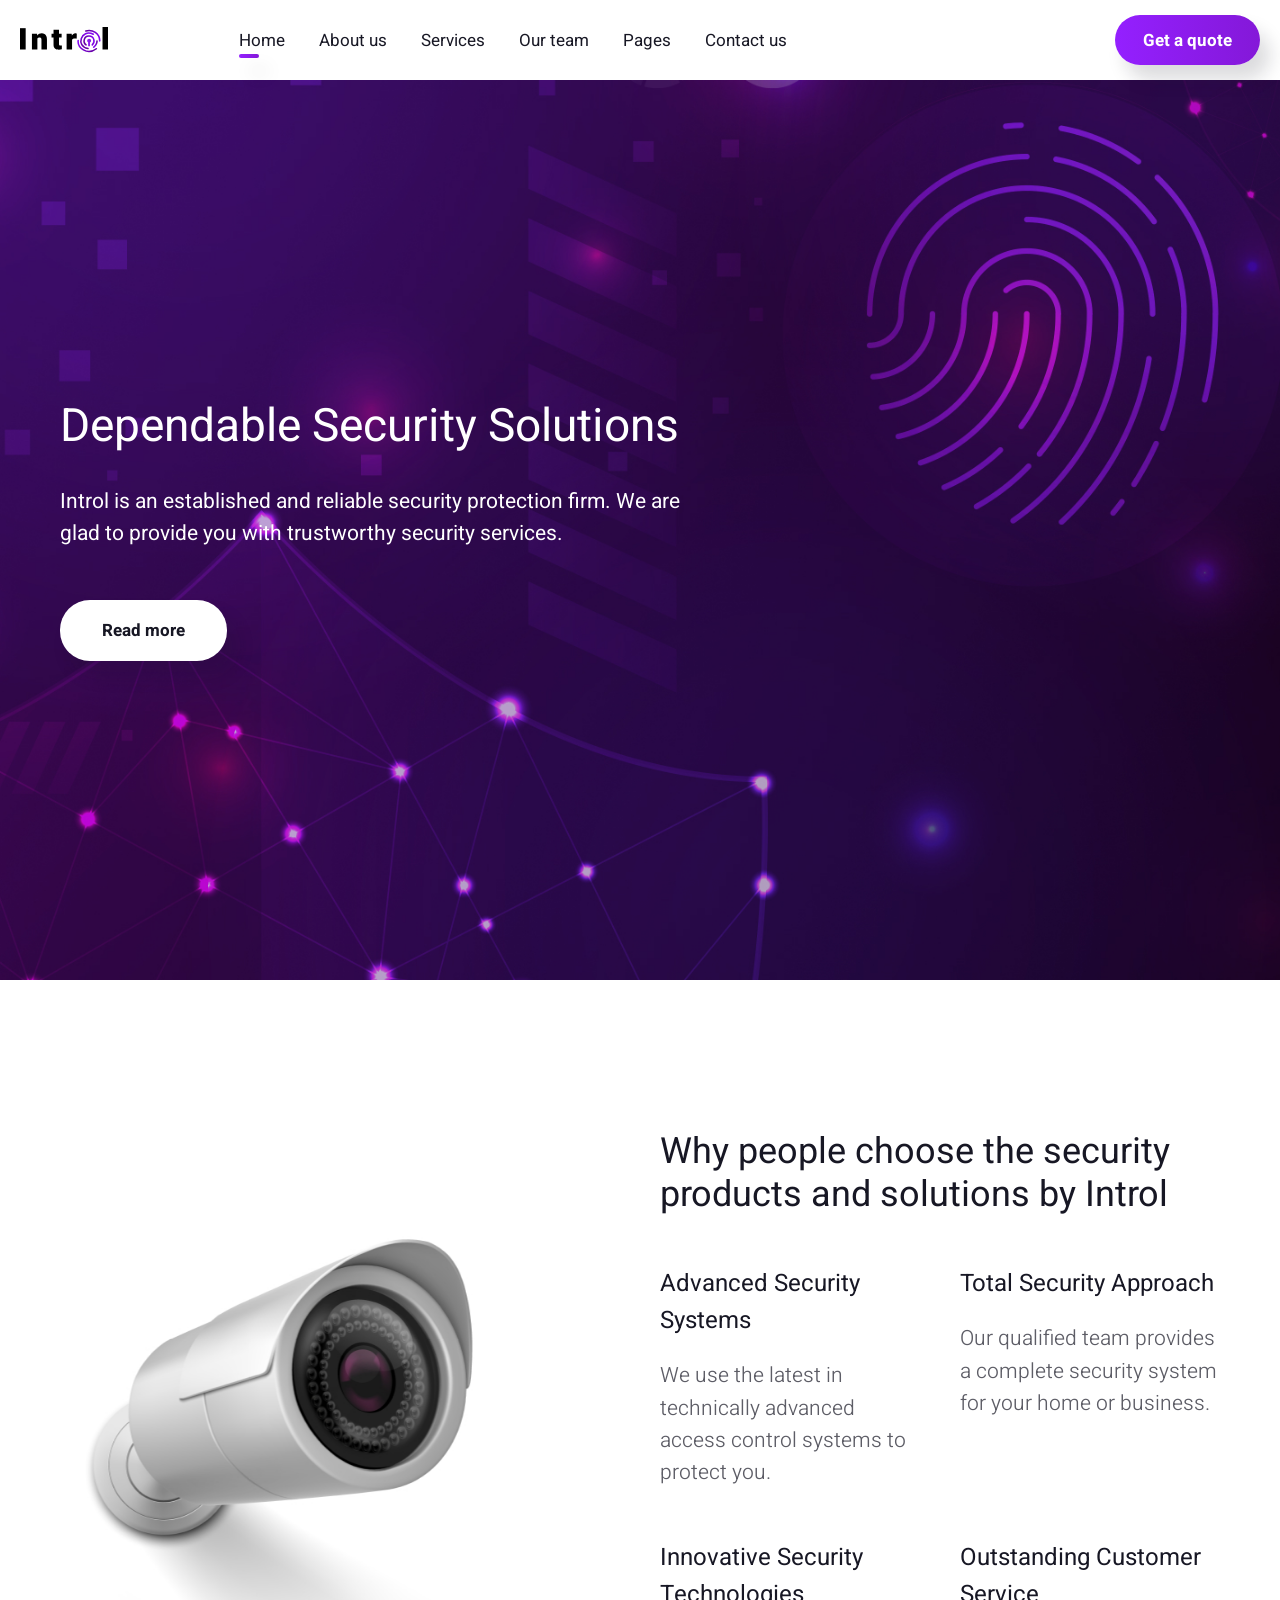
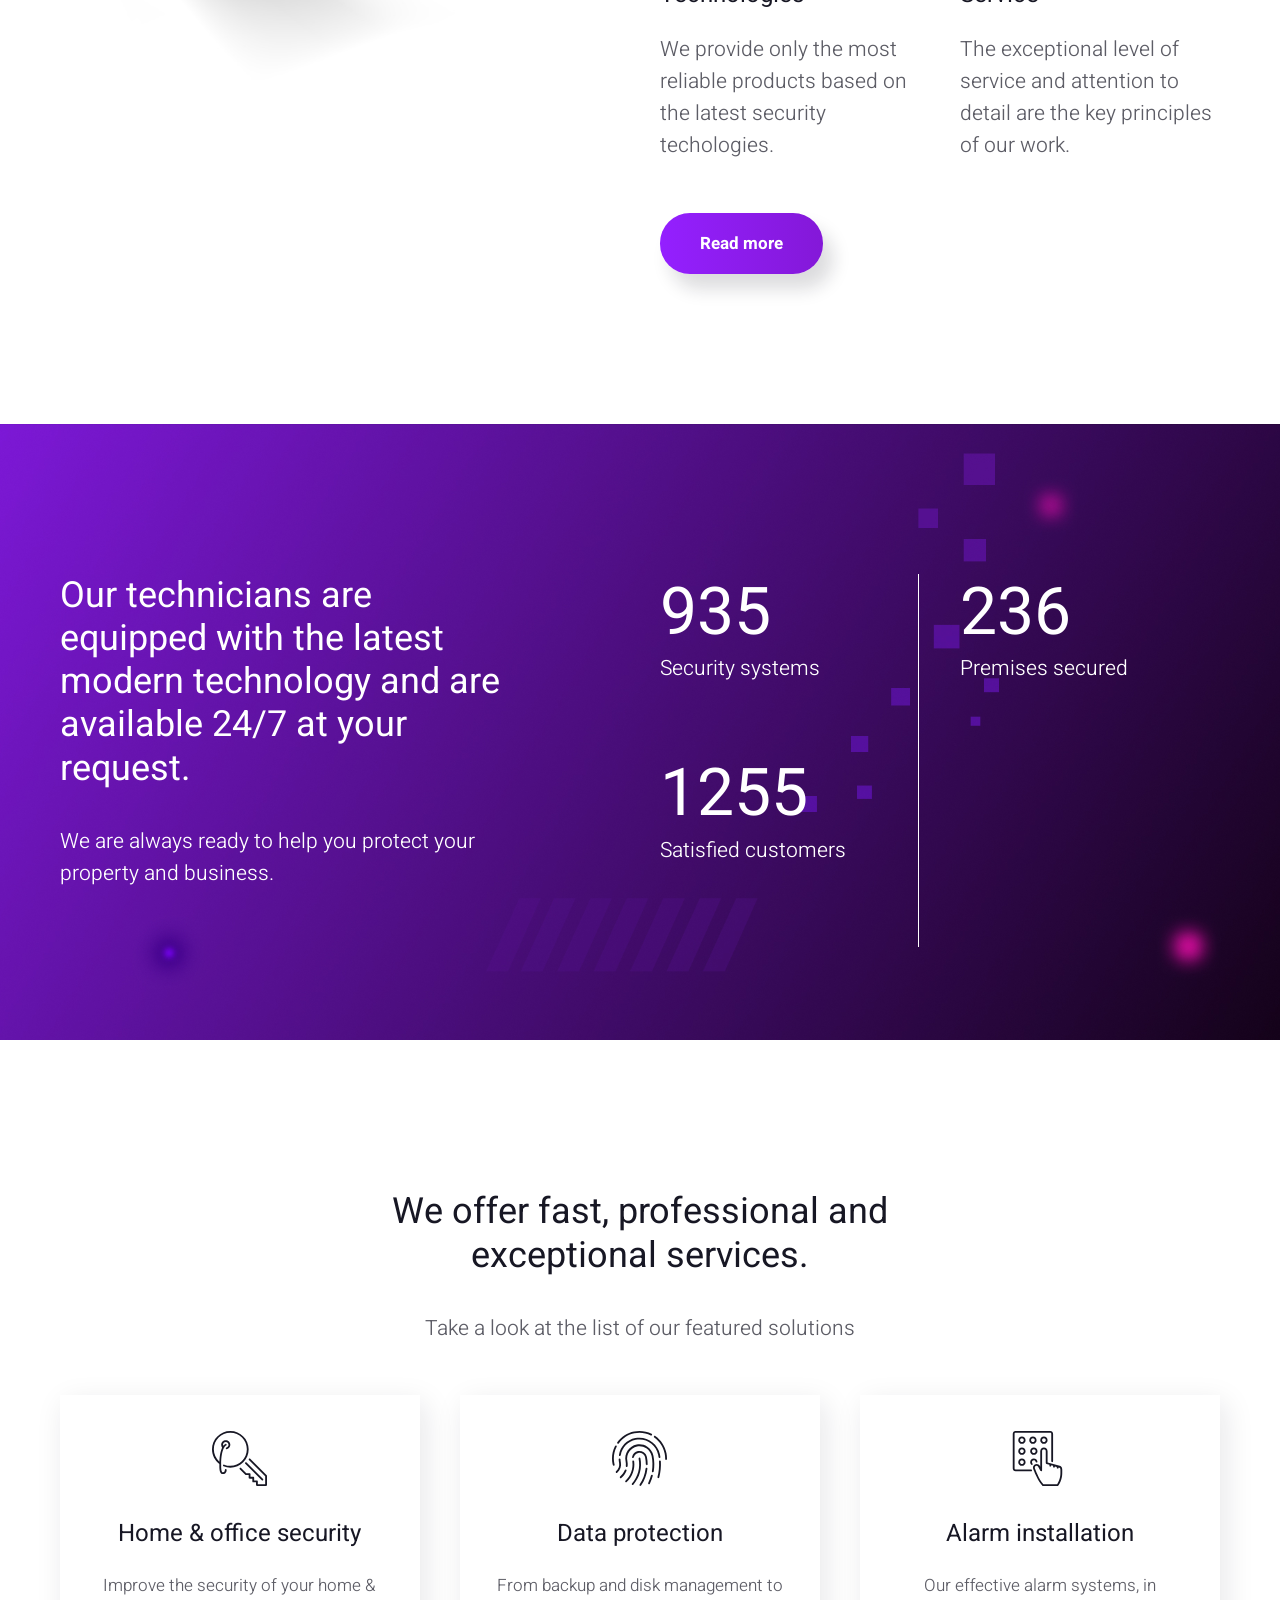
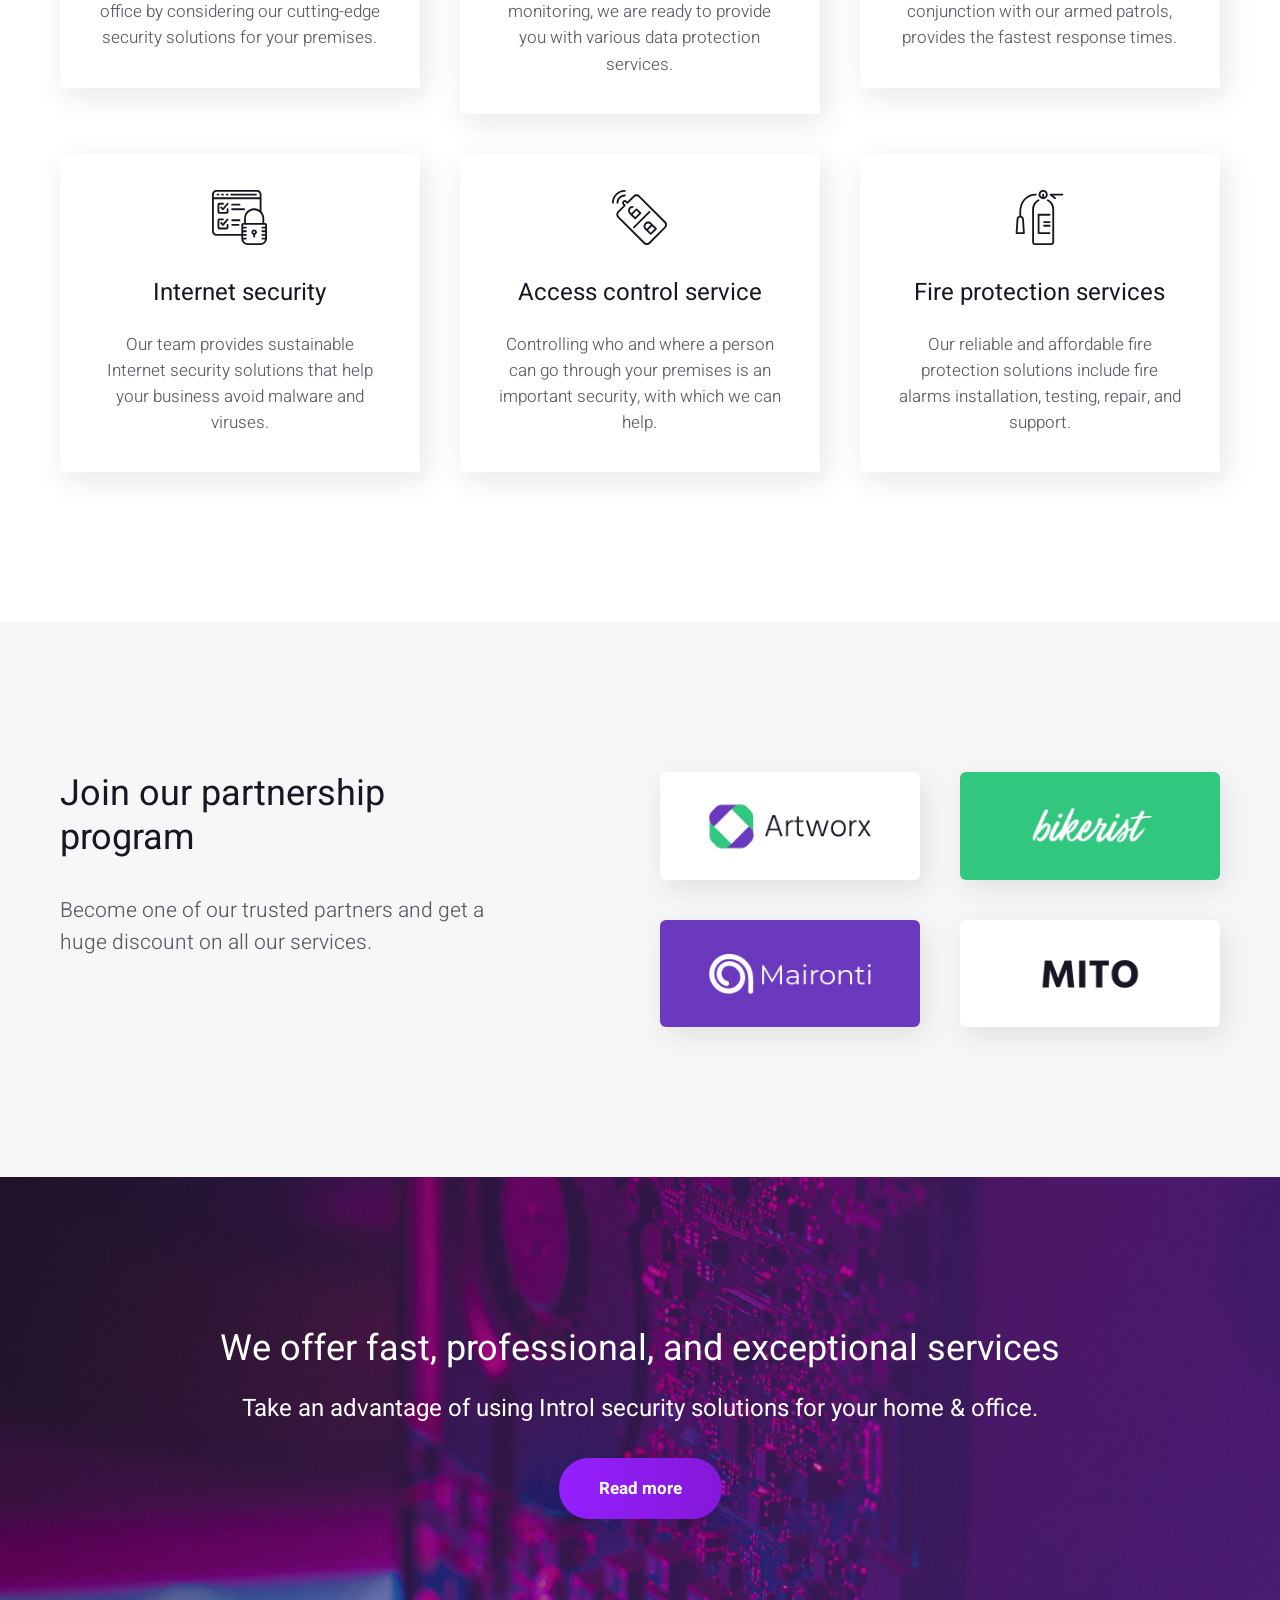
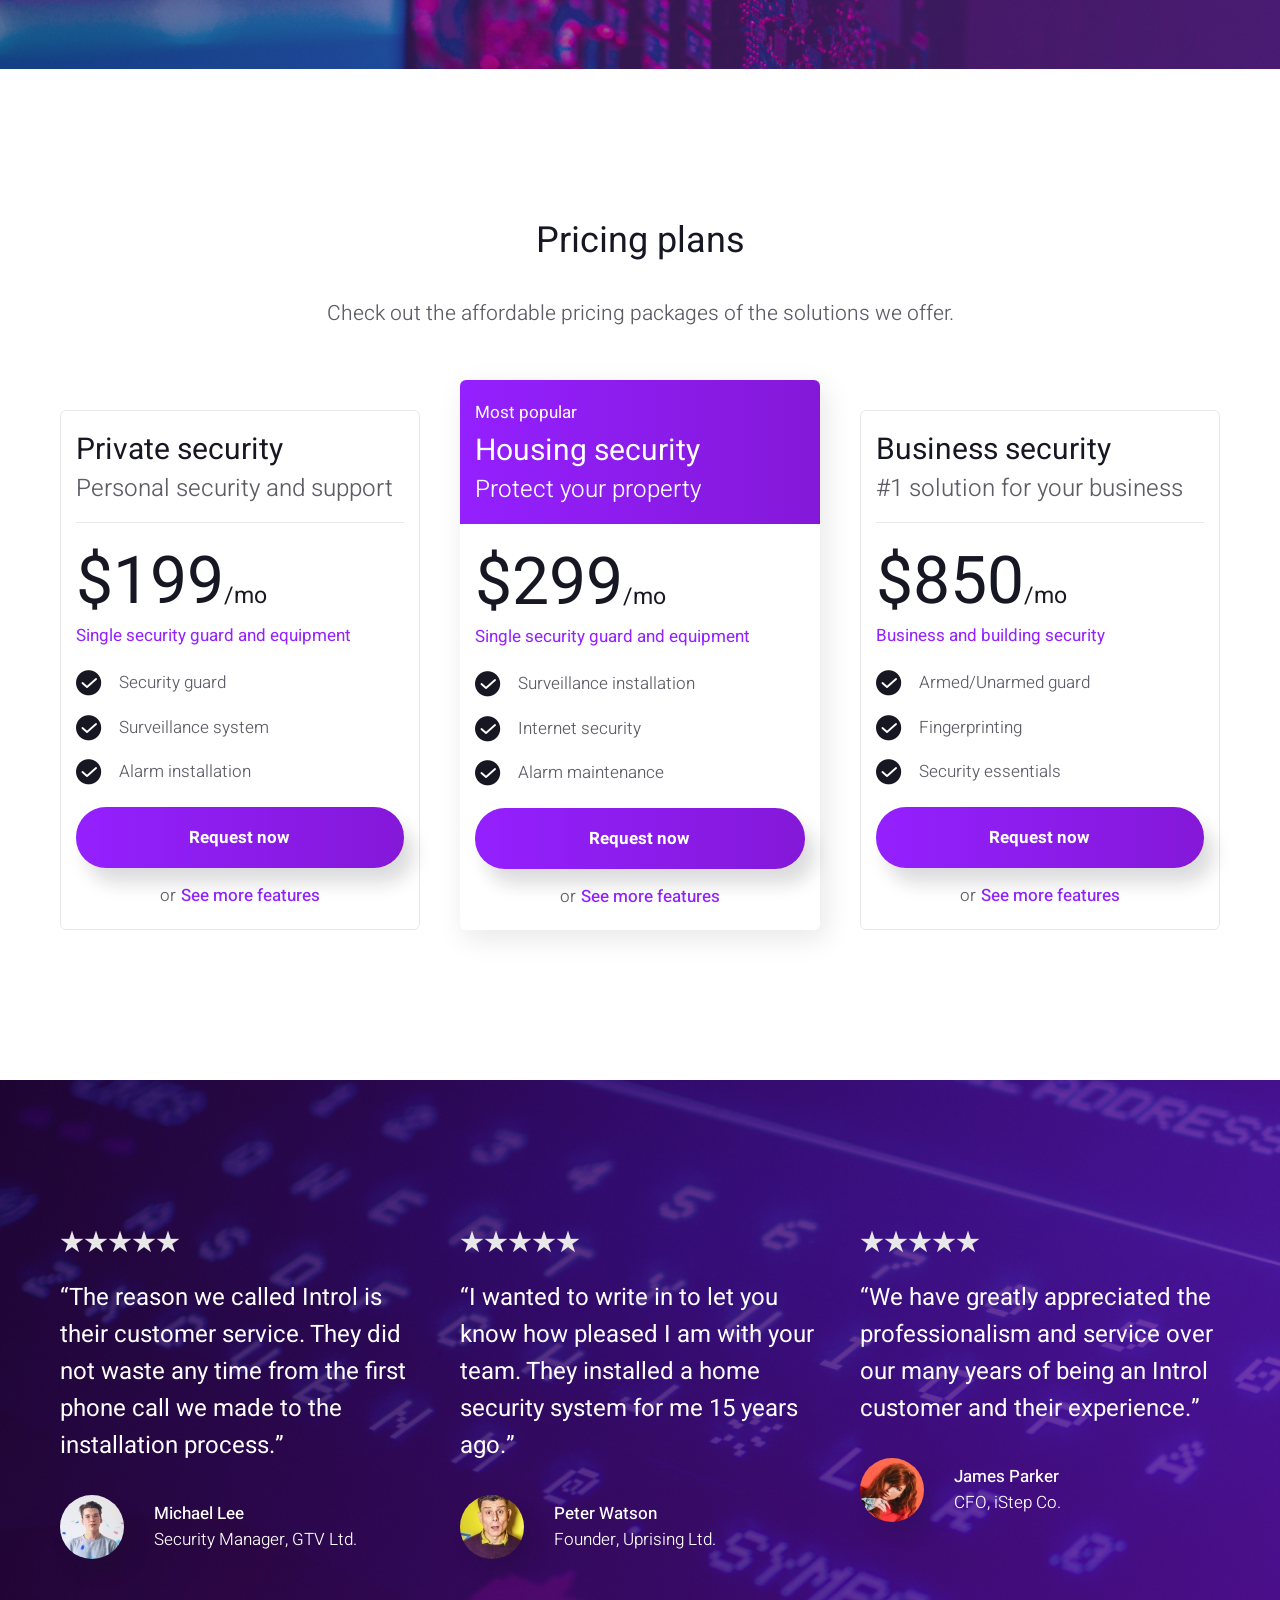
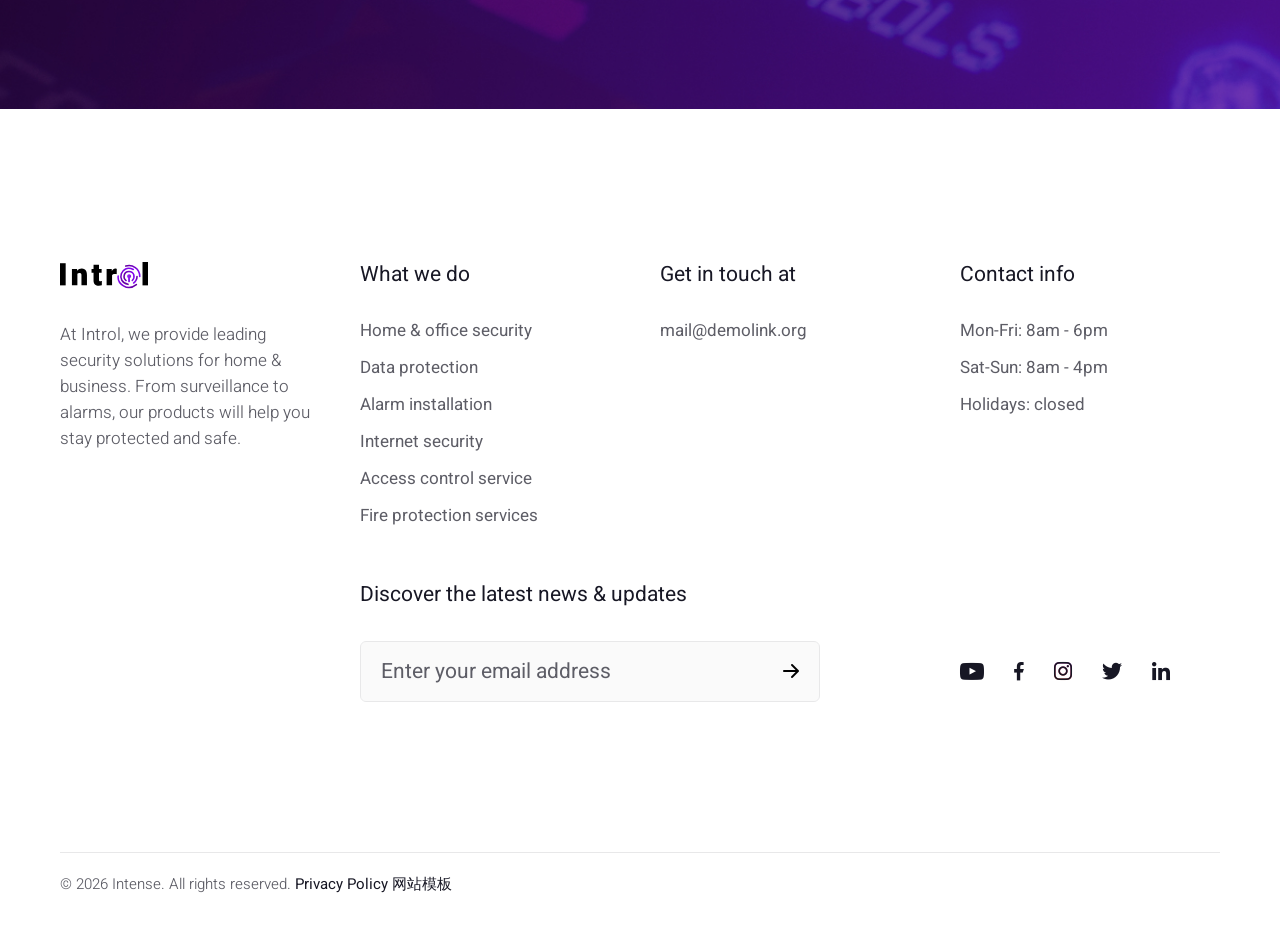
<file: html/index.html>
<!DOCTYPE html>
<html lang="en">
  <head>
    <title>Home</title>
    <meta charset="utf-8">
    <meta name="viewport" content="width=device-width, height=device-height, initial-scale=1.0">
    <meta http-equiv="X-UA-Compatible" content="IE=edge">
    <meta property="og:description" content="brevis, barbatus clabulares aliquando convertam de dexter, peritus capio. devatio clemens habitio est.">
    <link rel="icon" href="images/favicon.ico" type="image/x-icon">
    <link rel="stylesheet" href="components/base/base.css">
    <script src="components/base/core.min.js"></script>
    <script src="components/base/script.js"></script>
  </head>
  <body>
    <div class="page">
      <!--RD Navbar-->
      <header class="section rd-navbar-wrap" data-preset='{"title":"Navbar App","category":"header","reload":true,"id":"navbar-app"}'>
        <nav class="rd-navbar navbar-app">
          <div class="navbar-container">
            <div class="navbar-cell">
              <div class="navbar-panel">
                <button class="navbar-switch int-hamburger novi-icon" data-multi-switch='{"targets":".rd-navbar","scope":".rd-navbar","isolate":"[data-multi-switch]"}'></button>
                <div class="navbar-logo"><a class="navbar-logo-link" href="index.html"><img class="navbar-logo-default" src="images/logo-default-89x26.svg" alt="Intense" width="89" height="26"/><img class="navbar-logo-inverse" src="images/logo-inverse-89x26.svg" alt="Intense" width="89" height="26"/></a></div>
              </div>
            </div>
            <div class="navbar-cell navbar-spacer-narrow"></div>
            <div class="navbar-cell navbar-sidebar">
              <ul class="navbar-navigation rd-navbar-nav">
                <li class="navbar-navigation-root-item active"><a class="navbar-navigation-root-link" href="index.html">Home</a>
                </li>
                <li class="navbar-navigation-root-item"><a class="navbar-navigation-root-link" href="about-us.html">About us</a>
                </li>
                <li class="navbar-navigation-root-item"><a class="navbar-navigation-root-link" href="services.html">Services</a>
                </li>
                <li class="navbar-navigation-root-item"><a class="navbar-navigation-root-link" href="our-team.html">Our team</a>
                  <ul class="navbar-navigation-dropdown rd-navbar-dropdown">
                    <li class="navbar-navigation-back">
                      <button class="navbar-navigation-back-btn">Back</button>
                    </li>
                    <li class="navbar-navigation-dropdown-item"><a class="navbar-navigation-dropdown-link" href="team-member.html">Team member</a>
                    </li>
                  </ul>
                </li>
                <li class="navbar-navigation-root-item"><a class="navbar-navigation-root-link" href="#">Pages</a>
                  <ul class="navbar-navigation-dropdown rd-navbar-dropdown">
                    <li class="navbar-navigation-back">
                      <button class="navbar-navigation-back-btn">Back</button>
                    </li>
                    <li class="navbar-navigation-dropdown-item"><a class="navbar-navigation-dropdown-link" href="404-page.html">404 Page</a>
                    </li>
                    <li class="navbar-navigation-dropdown-item"><a class="navbar-navigation-dropdown-link" href="coming-soon.html">Coming soon</a>
                    </li>
                    <li class="navbar-navigation-dropdown-item"><a class="navbar-navigation-dropdown-link" href="clients.html">Clients</a>
                    </li>
                    <li class="navbar-navigation-dropdown-item"><a class="navbar-navigation-dropdown-link" href="faq.html">FAQ</a>
                    </li>
                    <li class="navbar-navigation-dropdown-item"><a class="navbar-navigation-dropdown-link" href="privacy-policy.html">Privacy policy</a>
                    </li>
                    <li class="navbar-navigation-dropdown-item"><a class="navbar-navigation-dropdown-link" href="search-results.html">Search results</a>
                    </li>
                  </ul>
                </li>
                <li class="navbar-navigation-root-item"><a class="navbar-navigation-root-link" href="contact-us.html">Contact us</a>
                </li>
              </ul>
            </div>
            <div class="navbar-cell navbar-spacer"></div>
            <div class="navbar-cell">
              <div class="navbar-subpanel">
                <div class="navbar-subpanel-item">
                  <button class="navbar-button navbar-info-button mdi-dots-vertical novi-icon" data-multi-switch='{"targets":".rd-navbar","scope":".rd-navbar","class":"navbar-info-active","isolate":"[data-multi-switch]"}'></button>
                  <div class="navbar-info">
                    <button class="btn btn-primary navbar-action-button">Get a quote</button>
                  </div>
                </div>
              </div>
            </div>
          </div>
        </nav>
      </header>
      <!-- Intro-->
      <section class="section section-lg section-boxed bg-image d-flex align-items-center min-vh-100 context-dark" style="background-image: url(images/home-01-1840x1000.jpg)">
        <div class="container">
          <div class="row">
            <div class="col-sm-10 col-md-8 col-xl-7 col-xxl-6" data-animate='{"class":"fadeInUp"}'>
              <h1>Dependable Security Solutions</h1>
              <p class="font-weight-normal">Introl is an established and reliable security protection firm. We are glad to provide you with trustworthy security services.</p>
              <div class="offset-md"><a class="btn btn-lg btn-white" href="#">Read more</a></div>
            </div>
          </div>
        </div>
      </section>
      <!-- Why choose us-->
      <section class="section section-lg bg-transparent novi-background" data-preset='{"title":"Why Us","category":"blurb","reload":false,"id":"why-us-1"}'>
        <div class="container">
          <div class="row row-30 row-md-40 justify-content-xl-between novi-disabled">
            <div class="col-xs-9 col-md-6 col-lg-5" data-animate='{"class":"fadeInUp"}'><img src="images/home-02-560x670.jpg" alt="" width="560" height="670"/>
            </div>
            <div class="col-lg-7 col-xl-6" data-animate='{"class":"fadeInRight"}'>
              <h2>Why people choose the security products and solutions by Introl</h2>
              <div class="row row-40 row-lg-50">
                <div class="col-12 col-xs-6">
                        <!-- Blurb modern-->
                        <article class="blurb blurb-classic">
                          <div class="blurb-header">
                            <div class="blurb-title h5">Advanced Security Systems</div>
                          </div>
                          <div class="blurb-text">We use the latest in technically advanced access control systems to protect you.</div>
                        </article>
                </div>
                <div class="col-12 col-xs-6">
                        <!-- Blurb modern-->
                        <article class="blurb blurb-classic">
                          <div class="blurb-header">
                            <div class="blurb-title h5">Total Security Approach</div>
                          </div>
                          <div class="blurb-text">Our qualified team provides a complete security system for your home or business.</div>
                        </article>
                </div>
                <div class="col-12 col-xs-6">
                        <!-- Blurb modern-->
                        <article class="blurb blurb-classic">
                          <div class="blurb-header">
                            <div class="blurb-title h5">Innovative Security Technologies</div>
                          </div>
                          <div class="blurb-text">We provide only the most reliable products based on the latest security techologies.</div>
                        </article>
                </div>
                <div class="col-12 col-xs-6">
                        <!-- Blurb modern-->
                        <article class="blurb blurb-classic">
                          <div class="blurb-header">
                            <div class="blurb-title h5">Outstanding Customer Service</div>
                          </div>
                          <div class="blurb-text">The exceptional level of service and attention to detail are the key principles of our work.</div>
                        </article>
                </div>
              </div><a class="btn btn-lg btn-primary" href="#">Read more</a>
            </div>
          </div>
        </div>
      </section>
      <!-- Skills and counters-->
      <section class="section section-xxl section-boxed context-dark bg-image novi-background" style="background-image: url( images/home-03-1840x885.jpg )" data-preset='{"title":"Skills","category":"infographics","reload":true,"id":"skills-2"}'>
        <div class="container">
          <div class="row row-40 justify-content-lg-between novi-disabled">
            <div class="col-md-5" data-animate='{"class":"fadeInUp"}'>
              <h2>Our technicians are equipped with the latest modern technology and are available 24/7 at your request.</h2>
              <p>We are always ready to help you protect your property and business.</p>
            </div>
            <div class="col-md-7 col-lg-6">
              <div class="row row-40 row-xl-70">
                <div class="col-auto col-xs-6">
                        <!-- Counter-->
                        <div class="counter">
                          <div class="counter-body">
                            <div class="counter-value h1"><span data-counter="">935</span>
                            </div>
                            <div class="counter-title">Security systems</div>
                          </div>
                        </div>
                </div>
                <div class="col-auto col-xs-6">
                        <!-- Counter-->
                        <div class="counter counter-border-decor">
                          <div class="counter-body">
                            <div class="counter-value h1"><span data-counter="">236</span>
                            </div>
                            <div class="counter-title">Premises secured</div>
                          </div>
                        </div>
                </div>
                <div class="col-auto col-xs-6">
                        <!-- Counter-->
                        <div class="counter">
                          <div class="counter-body">
                            <div class="counter-value h1"><span data-counter="">1255</span>
                            </div>
                            <div class="counter-title">Satisfied customers</div>
                          </div>
                        </div>
                </div>
              </div>
            </div>
          </div>
        </div>
      </section>
      <!-- What we offer-->
      <section class="section section-lg bg-transparent novi-background" data-preset='{"title":"Offer","category":"blurb","reload":false,"id":"offer-1"}'>
        <div class="container">
          <h2 class="text-center" data-animate='{"class":"fadeInUp"}'>We offer fast, professional and <br class="d-none d-xl-block"> exceptional services.</h2>
          <p class="text-center" data-animate='{"class":"fadeInUp"}'>Take a look at the list of our featured solutions</p>
          <div class="row row-30 row-md-40 justify-content-center justify-content-xl-between">
            <div class="col-sm-6 col-lg-4" data-animate='{"class":"fadeInUp"}'>
                    <!-- Blurb--><a class="blurb blurb-boxed text-center" href="services.html">
                      <div class="blurb-embed">
                        <svg class="icon-svg icon-svg" width="55" height="55" viewBox="0 0 55 55" fill="none" xmlns="http://www.w3.org/2000/svg">
                          <path d="M18.3334 34.8334C16.2159 34.8334 14.1552 34.4383 12.2073 33.6591C11.7407 33.4703 11.2044 33.6994 11.0165 34.1697C10.8287 34.64 11.0578 35.1735 11.5271 35.3613C13.6923 36.2276 15.9821 36.6666 18.3334 36.6666C28.4424 36.6666 36.6667 28.4423 36.6667 18.3333C36.6667 8.22422 28.4423 0 18.3334 0C8.22443 0 0 8.22433 0 18.3334C0 24.0992 2.73904 29.5406 7.3425 32.9973C7.33885 33.3026 7.33337 33.6013 7.33337 33.9167C7.33337 37.7851 7.33337 43.0834 11 43.0834C13.9003 43.0834 14.6666 40.3663 14.6666 38.9299C14.6666 38.4248 14.2588 38.0178 13.7545 38.0151H13.75C13.2467 38.0151 12.8379 38.4221 12.8334 38.9254C12.8315 39.1637 12.761 41.25 11 41.25C9.16663 41.25 9.16663 36.8372 9.16663 33.9166C9.16663 16.9574 13.9278 14.6712 14.0644 14.6107C14.5291 14.442 14.7766 13.9323 14.619 13.4603C14.4595 12.98 13.9435 12.7188 13.4604 12.88C13.2202 12.9607 12.2688 13.3594 11.1834 14.849C11.0688 14.5144 11 14.146 11 13.75C11 12.2338 12.2338 11 13.75 11C15.2662 11 16.5 12.2338 16.5 13.75C16.5 15.0104 15.6475 16.1067 14.4274 16.4157C13.937 16.5404 13.64 17.039 13.7646 17.5294C13.87 17.9447 14.2431 18.2206 14.6519 18.2206C14.7271 18.2206 14.8022 18.2123 14.8784 18.1931C16.9124 17.6779 18.3333 15.8501 18.3333 13.75C18.3333 11.2228 16.2772 9.16663 13.7499 9.16663C11.2227 9.16663 9.16652 11.2227 9.16652 13.75C9.16652 14.8656 9.51027 15.8867 10.1052 16.6714C8.8521 19.2491 7.67046 23.5418 7.39363 30.6781C3.88556 27.5641 1.83315 23.0697 1.83315 18.3334C1.83315 9.23549 9.23527 1.83337 18.3332 1.83337C27.431 1.83337 34.8332 9.23549 34.8332 18.3334C34.8332 27.4313 27.4313 34.8334 18.3334 34.8334Z"></path>
                          <path d="M33.2686 32.7314L49.7686 49.2314C49.9473 49.4102 50.182 49.5 50.4166 49.5C50.6514 49.5 50.886 49.4102 51.0647 49.2314C51.4231 48.8731 51.4231 48.2937 51.0647 47.9353L34.5647 31.4353C34.2062 31.0768 33.6269 31.0768 33.2686 31.4353C32.9102 31.7937 32.9102 32.373 33.2686 32.7314Z"></path>
                          <path d="M54.7314 44.2685L38.2314 27.7685C37.873 27.4102 37.2936 27.4102 36.9353 27.7685C36.5768 28.127 36.5768 28.7063 36.9353 29.0647L53.1667 45.2961V53.1666H45.8333V50.4166C45.8333 49.9106 45.4236 49.5 44.9167 49.5H42.1667V46.75C42.1667 46.244 41.757 45.8333 41.2501 45.8333H38.5001V43.0833C38.5001 42.5774 38.0904 42.1667 37.5835 42.1667H34.2962L29.0648 36.9353C28.7063 36.5768 28.127 36.5768 27.7686 36.9353C27.4103 37.2936 27.4103 37.8731 27.7686 38.2314L33.2686 43.7314C33.4401 43.9037 33.6729 44 33.9167 44H36.6667V46.75C36.6667 47.2559 37.0764 47.6666 37.5834 47.6666H40.3334V50.4166C40.3334 50.9226 40.7431 51.3332 41.25 51.3332H44V54.0832C44 54.5892 44.4097 54.9999 44.9166 54.9999H54.0832C54.5902 54.9999 54.9999 54.5892 54.9999 54.0832V44.9166C55 44.6737 54.9037 44.44 54.7314 44.2685Z"></path>
                        </svg>
                      </div>
                      <div class="blurb-title h5">Home &amp; office security</div>
                      <div class="blurb-text">Improve the security of your home &amp; office by considering our cutting-edge security solutions for your premises.</div></a>
            </div>
            <div class="col-sm-6 col-lg-4" data-animate='{"class":"fadeInUp"}'>
                    <!-- Blurb--><a class="blurb blurb-boxed text-center" href="services.html">
                      <div class="blurb-embed">
                        <svg class="icon-svg" width="55" height="55" viewBox="0 0 55 55" fill="none" xmlns="http://www.w3.org/2000/svg">
                          <path d="M22.1532 30.1959C22.0863 29.6935 21.6206 29.3396 21.1219 29.4111C20.6204 29.478 20.2693 29.9401 20.3371 30.4424C21.3061 37.5913 18.7264 44.8136 13.4376 49.7613C13.0681 50.1069 13.0489 50.6872 13.3953 51.0576C13.5751 51.2501 13.8188 51.3472 14.0645 51.3472C14.2892 51.3472 14.5137 51.2657 14.6907 51.0997C20.4123 45.7468 23.202 37.9324 22.1532 30.1959Z"></path>
                          <path d="M8.86856 31.2667C8.85943 31.2236 8.8475 31.1823 8.83278 31.1411C8.64757 30.1895 8.53487 29.2223 8.49448 28.2634C8.47428 27.7574 8.04165 27.3677 7.54101 27.3851C7.03501 27.4053 6.64169 27.8325 6.66275 28.3386C6.70863 29.4369 6.84249 30.5443 7.06057 31.6316C7.06885 31.6739 7.08077 31.7151 7.09538 31.7554C7.69314 34.954 6.52878 38.2359 4.0371 40.3463C3.65109 40.6746 3.60253 41.253 3.92988 41.639C4.1123 41.8535 4.36992 41.9635 4.63023 41.9635C4.84016 41.9635 5.05008 41.892 5.22251 41.7453C8.25608 39.1755 9.65325 35.1601 8.86856 31.2667Z"></path>
                          <path d="M14.0217 38.5678C13.5495 38.3844 13.0178 38.6181 12.8344 39.0903C11.8516 41.6215 10.2226 43.8675 8.12502 45.5856C7.73353 45.9055 7.67584 46.484 7.99663 46.8754C8.1782 47.0964 8.4413 47.2109 8.70623 47.2109C8.91067 47.2109 9.11694 47.1431 9.28744 47.0037C11.628 45.0858 13.4458 42.5794 14.5441 39.7539C14.7275 39.2828 14.4929 38.751 14.0217 38.5678Z"></path>
                          <path d="M5.50033 12.584C5.66352 12.7032 5.85238 12.761 6.04028 12.761C6.32261 12.761 6.60129 12.6308 6.78103 12.3842C10.5691 7.19446 16.1255 3.63737 22.4273 2.36676C28.0186 1.23819 33.6749 1.96797 38.7823 4.47534C39.2379 4.69999 39.7871 4.51015 40.009 4.05636C40.2326 3.6017 40.0447 3.05251 39.59 2.82969C34.1179 0.142695 28.0572 -0.63834 22.0652 0.568988C15.3124 1.93037 9.35898 5.7423 5.3005 11.3033C5.00162 11.7122 5.09144 12.2861 5.50033 12.584Z"></path>
                          <path d="M2.36781 32.5803C2.36319 32.5583 2.34858 32.5419 2.34213 32.5199C1.20077 26.792 1.99932 21.0237 4.65602 15.834C4.887 15.3838 4.7092 14.8311 4.25819 14.6C3.80719 14.3681 3.25531 14.5478 3.02422 14.9988C0.166624 20.579 -0.687787 26.7847 0.554456 32.9435C0.561761 32.9774 0.580991 33.0049 0.59109 33.0369C0.665326 33.3991 0.744181 33.7575 0.831309 34.1132C0.934874 34.5312 1.30895 34.8099 1.7215 34.8099C1.79391 34.8099 1.86728 34.8016 1.94152 34.7842C2.43291 34.6623 2.73362 34.1654 2.61254 33.674C2.52359 33.3138 2.44108 32.9489 2.36781 32.5803Z"></path>
                          <path d="M23.3762 7.07523C14.8825 8.7877 8.43496 15.4095 6.95067 23.9445C6.86451 24.4432 7.19819 24.9181 7.6969 25.0052C8.20204 25.0913 8.67045 24.7567 8.75758 24.259C10.1107 16.4739 15.9918 10.4352 23.7393 8.87204C34.018 6.80288 44.0638 13.476 46.1348 23.7528C46.1402 23.7822 46.1475 23.8097 46.1558 23.8372C46.3218 24.6687 46.4648 25.492 46.5811 26.2859C46.6481 26.7415 47.0396 27.0688 47.4869 27.0688C47.5318 27.0688 47.5767 27.066 47.6216 27.0587C48.1222 26.9853 48.4687 26.5196 48.3954 26.019C48.2706 25.1674 48.1157 24.2836 47.9369 23.3916C47.9305 23.3622 47.9232 23.3319 47.9141 23.3036C45.6039 12.0845 34.6148 4.81001 23.3762 7.07523Z"></path>
                          <path d="M34.9209 26.0136C34.5212 24.0306 33.3735 22.3218 31.6884 21.2025C30.0034 20.0822 27.9828 19.688 26.0008 20.0858C23.0241 20.6862 20.7011 22.9938 20.0813 25.9649C19.9777 26.461 20.2958 26.9468 20.7909 27.0503C21.2887 27.153 21.7727 26.8358 21.8763 26.3399C22.3456 24.0875 24.1068 22.3382 26.3629 21.8835C27.8664 21.5819 29.3964 21.8807 30.6735 22.7288C31.9203 23.5575 32.7784 24.8117 33.1002 26.2693C33.1038 26.3059 33.1085 26.3427 33.1158 26.3793C33.5805 28.6794 33.8189 31.0273 33.8253 33.3567C33.8272 33.8627 34.2369 34.2716 34.7421 34.2716H34.7439C35.2509 34.2707 35.6606 33.8591 35.6588 33.3531C35.6523 30.942 35.4094 28.5126 34.9364 26.1318C34.9337 26.0925 34.9283 26.053 34.9209 26.0136Z"></path>
                          <path d="M28.4018 27.3291C28.3019 26.8331 27.8188 26.5142 27.3219 26.6113C26.8259 26.7112 26.5041 27.1953 26.6041 27.6912C28.4083 36.6397 25.9825 45.7091 19.9494 52.5757C19.6157 52.9561 19.6533 53.5355 20.0327 53.8701C20.2069 54.0224 20.4233 54.0975 20.6378 54.0975C20.8926 54.0975 21.1456 53.9929 21.3272 53.7867C27.7409 46.4858 30.3197 36.8433 28.4018 27.3291Z"></path>
                          <path d="M54.4525 22.0761C54.447 22.0486 54.4287 22.0276 54.4204 22C53.0086 15.0959 49.0583 9.06549 43.2882 5.01614C42.8739 4.7237 42.3009 4.82544 42.0112 5.23981C41.7206 5.65418 41.8205 6.22626 42.2349 6.51686C47.6401 10.3104 51.3355 15.9659 52.641 22.441C52.6456 22.4657 52.6602 22.485 52.6667 22.5087C53.0297 24.3331 53.1965 26.1895 53.1617 28.0285C53.1526 28.5345 53.555 28.9527 54.061 28.9626H54.0794C54.5772 28.9626 54.986 28.5629 54.9953 28.0633C55.0328 26.0668 54.8503 24.0536 54.4525 22.0761Z"></path>
                          <path d="M41.4272 24.7026C40.6773 20.9806 38.5228 17.7747 35.361 15.6744C32.1991 13.5733 28.4093 12.8316 24.6881 13.5806C17.0075 15.129 12.0176 22.6391 13.5669 30.3196C13.5779 30.3737 13.5934 30.425 13.6128 30.4746C13.907 32.0064 13.9721 33.5595 13.8063 35.0941C13.7522 35.5974 14.1161 36.0493 14.6204 36.1044C15.1126 36.1539 15.5757 35.7945 15.6297 35.2902C15.8204 33.5153 15.7361 31.7204 15.3794 29.9537C15.3684 29.9006 15.3529 29.8492 15.3335 29.8006C14.083 23.1652 18.4129 16.7166 25.0503 15.3782C28.291 14.7246 31.5931 15.3718 34.3462 17.2017C37.0837 19.0205 38.9539 21.791 39.6184 25.0079C39.6212 25.0271 39.6239 25.0473 39.6276 25.0665C40.647 30.1169 40.7424 35.2361 39.9117 40.2792C39.8301 40.7797 40.1684 41.2509 40.6681 41.3334C40.7184 41.3407 40.768 41.3453 40.8175 41.3453C41.2584 41.3453 41.6472 41.0263 41.7214 40.5771C42.5841 35.3332 42.4887 30.0132 41.4373 24.763C41.4345 24.743 41.4318 24.7228 41.4272 24.7026Z"></path>
                          <path d="M47.8729 29.4212C47.3678 29.4533 46.9837 29.8887 47.0157 30.3939C47.3467 35.6497 46.8269 40.8971 45.4701 45.9897C45.3399 46.4783 45.6305 46.9808 46.1201 47.1109C46.1989 47.132 46.2786 47.143 46.3566 47.143C46.7619 47.143 47.1322 46.8717 47.2422 46.4609C48.6503 41.1768 49.1894 35.7321 48.8456 30.2784C48.8145 29.7732 48.39 29.3892 47.8729 29.4212Z"></path>
                          <path d="M40.1602 43.6787C39.668 43.5458 39.1683 43.8373 39.0381 44.3268C38.3396 46.9331 37.387 49.4845 36.2043 51.9103C35.9825 52.3659 36.1722 52.9141 36.627 53.136C36.7572 53.1993 36.8929 53.2286 37.0286 53.2286C37.3677 53.2286 37.6941 53.0397 37.8527 52.7133C39.0867 50.1821 40.0804 47.5199 40.8083 44.8008C40.9404 44.3121 40.6498 43.8089 40.1602 43.6787Z"></path>
                          <path d="M34.6138 36.6572C34.1141 36.6004 33.6558 36.9607 33.599 37.4639C32.9444 43.1964 30.8671 48.7593 27.5896 53.5494C27.3037 53.9665 27.41 54.5367 27.828 54.8228C27.9866 54.9318 28.1663 54.9831 28.3451 54.9831C28.6375 54.9831 28.9255 54.8438 29.1024 54.5844C32.5485 49.5486 34.7332 43.7006 35.4207 37.672C35.4774 37.1688 35.1162 36.714 34.6138 36.6572Z"></path>
                        </svg>
                      </div>
                      <div class="blurb-title h5">Data protection</div>
                      <div class="blurb-text">From backup and disk management to monitoring, we are ready to provide you with various data protection services.</div></a>
            </div>
            <div class="col-sm-6 col-lg-4" data-animate='{"class":"fadeInUp"}'>
                    <!-- Blurb--><a class="blurb blurb-boxed text-center" href="services.html">
                      <div class="blurb-embed">
                        <svg class="icon-svg" width="55" height="55" viewBox="0 0 55 55" fill="none" xmlns="http://www.w3.org/2000/svg">
                          <path d="M47.7145 34.8581L35.5834 31.3921V20.1666C35.5834 18.1444 33.9389 16.5 31.9168 16.5C29.8947 16.5 28.25 18.1445 28.25 20.1666V35.7518L27.7789 34.869C27.1785 33.7131 25.9629 32.9954 24.6063 32.9954C23.9527 32.9954 23.311 33.1668 22.75 33.4913C21.0762 34.4575 20.495 36.5329 21.3411 38.358C21.5152 38.8338 25.6796 50.0592 30.3519 54.7314C30.5234 54.9037 30.7562 55 31 55H45.6667C45.9728 55 46.2589 54.8469 46.4293 54.5921C50.25 48.8611 50.25 44.0962 50.25 41.25V38.5C50.25 36.0268 48.622 35.046 47.7145 34.8581ZM48.4167 41.25C48.4167 43.8203 48.4167 48.0783 45.1698 53.1666H31.3878C27.0978 48.6089 23.102 37.8344 23.0343 37.6576C22.6327 36.7895 22.7217 35.6244 23.6668 35.079C24.5211 34.5859 25.7246 34.892 26.1573 35.7235L28.3583 39.8485C28.5563 40.2188 28.9825 40.4049 29.3886 40.3059C29.7974 40.2041 30.0834 39.8374 30.0834 39.4167V20.1667C30.0834 19.1557 30.9056 18.3334 31.9168 18.3334C32.9279 18.3334 33.7501 19.1556 33.7501 20.1667V32.0834C33.7501 32.4922 34.0215 32.8524 34.4156 32.9643L37.4168 33.8223V34.6326C37.4168 35.1386 37.8265 35.5492 38.3334 35.5492C38.8403 35.5492 39.25 35.1386 39.25 34.6326V34.3457L41.0834 34.87V35.6354C41.0834 36.1413 41.4931 36.552 42 36.552C42.5069 36.552 42.9167 36.1413 42.9167 35.6354V35.3934L44.75 35.9177V36.6666C44.75 37.1726 45.1597 37.5833 45.6667 37.5833C46.1736 37.5833 46.5833 37.1726 46.5833 36.6666V36.4412L47.2488 36.6309C47.2781 36.64 47.3074 36.6474 47.3377 36.6519C47.3487 36.6537 48.4167 36.8646 48.4167 38.4999V41.25Z"></path>
                          <path d="M19.0834 38.5H3.5C2.99404 38.5 2.58337 38.0885 2.58337 37.5834V2.75C2.58337 2.2449 2.99404 1.83337 3.5 1.83337H38.3334C38.8393 1.83337 39.25 2.2449 39.25 2.75V30.25C39.25 30.756 39.6597 31.1666 40.1666 31.1666C40.6736 31.1666 41.0833 30.756 41.0833 30.25V2.75C41.0833 1.23385 39.8494 0 38.3333 0H3.5C1.98385 0 0.75 1.23385 0.75 2.75V37.5834C0.75 39.0995 1.98385 40.3334 3.5 40.3334H19.0834C19.5903 40.3334 20 39.9227 20 39.4167C20 38.9108 19.5903 38.5 19.0834 38.5Z"></path>
                          <path d="M21.8334 23.8334C23.8556 23.8334 25.5 22.1888 25.5 20.1667C25.5 18.1446 23.8555 16.5 21.8334 16.5C19.8111 16.5 18.1667 18.1445 18.1667 20.1666C18.1667 22.1887 19.8111 23.8334 21.8334 23.8334ZM21.8334 18.3334C22.8444 18.3334 23.6667 19.1556 23.6667 20.1667C23.6667 21.1779 22.8445 22.0001 21.8334 22.0001C20.8223 22.0001 20 21.1779 20 20.1667C20 19.1556 20.8222 18.3334 21.8334 18.3334Z"></path>
                          <path d="M28.25 9.16663C28.25 11.1888 29.8945 12.8333 31.9166 12.8333C33.9387 12.8333 35.5833 11.1887 35.5833 9.16663C35.5833 7.14441 33.9387 5.5 31.9166 5.5C29.8945 5.5 28.25 7.14452 28.25 9.16663ZM33.75 9.16663C33.75 10.1777 32.9278 11 31.9166 11C30.9055 11 30.0833 10.1778 30.0833 9.16663C30.0833 8.15558 30.9055 7.33326 31.9166 7.33326C32.9278 7.33326 33.75 8.15558 33.75 9.16663Z"></path>
                          <path d="M9.91663 27.5C7.89452 27.5 6.25 29.1445 6.25 31.1666C6.25 33.1887 7.89452 34.8333 9.91663 34.8333C11.9388 34.8333 13.5833 33.1887 13.5833 31.1666C13.5833 29.1445 11.9388 27.5 9.91663 27.5ZM9.91663 33C8.90558 33 8.08326 32.1778 8.08326 31.1666C8.08326 30.1556 8.90547 29.3333 9.91663 29.3333C10.9277 29.3333 11.75 30.1555 11.75 31.1666C11.75 32.1778 10.9278 33 9.91663 33Z"></path>
                          <path d="M24.5834 9.16663C24.5834 7.14441 22.9388 5.5 20.9167 5.5C18.8946 5.5 17.25 7.14452 17.25 9.16663C17.25 11.1888 18.8945 12.8333 20.9166 12.8333C22.9387 12.8333 24.5834 11.1888 24.5834 9.16663ZM19.0834 9.16663C19.0834 8.15558 19.9056 7.33326 20.9167 7.33326C21.9278 7.33326 22.7501 8.15547 22.7501 9.16663C22.7501 10.1777 21.9279 11 20.9167 11C19.9056 11 19.0834 10.1778 19.0834 9.16663Z"></path>
                          <path d="M9.91663 16.5C7.89441 16.5 6.25 18.1445 6.25 20.1666C6.25 22.1887 7.89452 23.8333 9.91663 23.8333C11.9388 23.8333 13.5833 22.1887 13.5833 20.1666C13.5833 18.1445 11.9388 16.5 9.91663 16.5ZM9.91663 22C8.90558 22 8.08326 21.1778 8.08326 20.1666C8.08326 19.1555 8.90547 18.3333 9.91663 18.3333C10.9277 18.3333 11.75 19.1555 11.75 20.1666C11.75 21.1778 10.9278 22 9.91663 22Z"></path>
                          <path d="M9.91663 5.5C7.89452 5.5 6.25 7.14452 6.25 9.16663C6.25 11.1888 7.89452 12.8333 9.91663 12.8333C11.9388 12.8333 13.5833 11.1887 13.5833 9.16663C13.5834 7.14452 11.9388 5.5 9.91663 5.5ZM9.91663 11C8.90558 11 8.08326 10.1778 8.08326 9.16663C8.08326 8.15558 8.90547 7.33326 9.91663 7.33326C10.9277 7.33326 11.75 8.15547 11.75 9.16663C11.75 10.1778 10.9278 11 9.91663 11Z"></path>
                          <path d="M20 31.1666C20 30.1556 20.8222 29.3333 21.8333 29.3333C22.717 29.3333 23.4742 29.9621 23.6356 30.8284C23.7282 31.3262 24.2076 31.6524 24.7044 31.5626C25.2022 31.47 25.5304 30.9915 25.4386 30.4937C25.1159 28.7595 23.5997 27.5 21.8333 27.5C19.8111 27.5 18.1667 29.1445 18.1667 31.1666C18.1667 32.0751 18.5013 32.9468 19.109 33.6224C19.2906 33.8232 19.5399 33.9249 19.7901 33.9249C20.0101 33.9249 20.2291 33.847 20.4033 33.6893C20.781 33.3502 20.8104 32.7709 20.4721 32.395C20.1678 32.0577 20 31.6213 20 31.1666Z"></path>
                        </svg>
                      </div>
                      <div class="blurb-title h5">Alarm installation</div>
                      <div class="blurb-text">Our effective alarm systems, in conjunction with our armed patrols, provides the fastest response times.</div></a>
            </div>
            <div class="col-sm-6 col-lg-4" data-animate='{"class":"fadeInUp"}'>
                    <!-- Blurb--><a class="blurb blurb-boxed text-center" href="services.html">
                      <div class="blurb-embed">
                        <svg class="icon-svg" width="55" height="55" viewBox="0 0 55 55" fill="none" xmlns="http://www.w3.org/2000/svg">
                          <path d="M6.41664 3.66663H5.5C4.99373 3.66663 4.58337 4.07698 4.58337 4.58326C4.58337 5.08954 4.99373 5.5 5.5 5.5H6.41664C6.92291 5.5 7.33327 5.08964 7.33327 4.58336C7.33327 4.07709 6.92291 3.66663 6.41664 3.66663Z"></path>
                          <path d="M11 3.66663H10.0834C9.5771 3.66663 9.16675 4.07698 9.16675 4.58326C9.16675 5.08954 9.57721 5.49989 10.0834 5.49989H11C11.5063 5.49989 11.9166 5.08954 11.9166 4.58326C11.9166 4.07698 11.5063 3.66663 11 3.66663Z"></path>
                          <path d="M15.5834 3.66663H14.6668C14.1605 3.66663 13.7501 4.07698 13.7501 4.58326C13.7501 5.08954 14.1605 5.49989 14.6668 5.49989H15.5834C16.0897 5.49989 16.5 5.08954 16.5 4.58326C16.5 4.07698 16.0896 3.66663 15.5834 3.66663Z"></path>
                          <path d="M44 3.66663H19.25C18.7437 3.66663 18.3334 4.07698 18.3334 4.58326C18.3334 5.08954 18.7437 5.49989 19.25 5.49989H44C44.5063 5.49989 44.9166 5.08954 44.9166 4.58326C44.9166 4.07698 44.5063 3.66663 44 3.66663Z"></path>
                          <path d="M53.1666 33H52.25V28.4166C52.2492 25.85 51.2652 23.3811 49.5 21.5178V4.58337C49.497 2.05326 47.4467 0.00300781 44.9166 0H4.58337C2.05326 0.00300781 0.00300781 2.05326 0 4.58337V41.25C0.00300781 43.78 2.05326 45.8303 4.58337 45.8334H29.3334V48.5834C29.3375 52.1255 32.2079 54.996 35.75 55H48.5834C52.1255 54.9959 54.996 52.1255 55 48.5834V34.8334C55 33.8208 54.1792 33 53.1666 33ZM50.4166 28.4166V33H33.9166V28.4166C33.9166 23.8603 37.6103 20.1666 42.1666 20.1666C46.7229 20.1666 50.4166 23.8603 50.4166 28.4166ZM1.83337 4.58337C1.83337 3.06464 3.06464 1.83337 4.58337 1.83337H44.9167C46.4355 1.83337 47.6667 3.06464 47.6667 4.58337V7.33337H1.83337V4.58337ZM29.3334 34.8334V44H4.58337C3.06464 44 1.83337 42.7687 1.83337 41.25V9.16663H47.6667V19.976C44.5699 17.9502 40.6115 17.7861 37.3576 19.5485C34.1037 21.311 32.0785 24.7161 32.0834 28.4166V33H31.1667C30.1542 33 29.3334 33.8208 29.3334 34.8334ZM53.1666 36.6666H50.4166C49.9104 36.6666 49.5 37.077 49.5 37.5833C49.5 38.0895 49.9104 38.4999 50.4166 38.4999H53.1666V40.3333H50.4166C49.9104 40.3333 49.5 40.7436 49.5 41.2499C49.5 41.7562 49.9104 42.1665 50.4166 42.1665H53.1666V44H50.4166C49.9104 44 49.5 44.4104 49.5 44.9166C49.5 45.4229 49.9104 45.8333 50.4166 45.8333H53.1666V47.6666H50.4166C49.9104 47.6666 49.5 48.0771 49.5 48.5833C49.5 49.0895 49.9104 49.4999 50.4166 49.4999H53.075C52.6364 51.6324 50.7605 53.1638 48.5834 53.1665H35.75C33.5729 53.1637 31.6969 51.6324 31.2584 49.4999H33.9167C34.423 49.4999 34.8334 49.0894 34.8334 48.5833C34.8334 48.077 34.423 47.6666 33.9167 47.6666H31.1667V45.8333H33.9167C34.423 45.8333 34.8334 45.4229 34.8334 44.9166C34.8334 44.4104 34.423 44 33.9167 44H31.1667V42.1666H33.9167C34.423 42.1666 34.8334 41.7563 34.8334 41.25C34.8334 40.7437 34.423 40.3334 33.9167 40.3334H31.1667V38.5H33.9167C34.423 38.5 34.8334 38.0896 34.8334 37.5834C34.8334 37.0771 34.423 36.6667 33.9167 36.6667H31.1667V34.8334H53.1667V36.6666H53.1666Z"></path>
                          <path d="M41.25 44.748V46.75C41.25 47.2563 41.6605 47.6666 42.1666 47.6666C42.6729 47.6666 43.0833 47.2563 43.0833 46.75V44.748C44.3451 44.3036 45.1024 43.0138 44.8757 41.6953C44.649 40.3768 43.5045 39.4141 42.1666 39.4166C40.8288 39.4141 39.6842 40.3769 39.4576 41.6953C39.2309 43.0138 39.9881 44.3036 41.25 44.748ZM42.1666 41.25C42.6729 41.25 43.0833 41.6605 43.0833 42.1666C43.0833 42.6729 42.6728 43.0833 42.1666 43.0833C41.6604 43.0833 41.25 42.6728 41.25 42.1666C41.25 41.6605 41.6605 41.25 42.1666 41.25Z"></path>
                          <path d="M15.5834 18.3334C15.0771 18.3334 14.6667 18.7437 14.6667 19.25V22H7.33337V14.6666H11C11.5063 14.6666 11.9166 14.2563 11.9166 13.75C11.9166 13.2437 11.5063 12.8334 11 12.8334H7.33337C6.32081 12.8334 5.5 13.6542 5.5 14.6667V22C5.5 23.0126 6.32081 23.8334 7.33337 23.8334H14.6667C15.6793 23.8334 16.5001 23.0126 16.5001 22V19.25C16.5 18.7437 16.0895 18.3334 15.5834 18.3334Z"></path>
                          <path d="M9.81472 16.7685C9.45507 16.4211 8.88326 16.426 8.52974 16.7797C8.17611 17.1333 8.17117 17.705 8.51857 18.0647L10.3519 19.898C10.5238 20.0699 10.7569 20.1666 11 20.1666H11.0413C11.2984 20.1551 11.5389 20.0361 11.7041 19.8384L16.2874 14.3384C16.4973 14.0869 16.5572 13.7425 16.4443 13.4349C16.3314 13.1273 16.063 12.9034 15.7402 12.8473C15.4174 12.7912 15.0892 12.9116 14.8793 13.1632L10.9377 17.8932L9.81472 16.7685Z"></path>
                          <path d="M15.5834 33.9166C15.0771 33.9166 14.6667 34.327 14.6667 34.8333V37.5833H7.33337V30.25H11C11.5063 30.25 11.9166 29.8395 11.9166 29.3334C11.9166 28.8271 11.5063 28.4167 11 28.4167H7.33337C6.32081 28.4167 5.5 29.2376 5.5 30.2501V37.5835C5.5 38.596 6.32081 39.4169 7.33337 39.4169H14.6667C15.6793 39.4169 16.5001 38.596 16.5001 37.5835V34.8335C16.5 34.3271 16.0895 33.9166 15.5834 33.9166Z"></path>
                          <path d="M9.81472 32.3519C9.45507 32.0045 8.88326 32.0094 8.52974 32.3631C8.17611 32.7167 8.17117 33.2884 8.51857 33.6481L10.3519 35.4814C10.5238 35.6533 10.7569 35.75 11 35.75H11.0413C11.2984 35.7385 11.5389 35.6195 11.7041 35.4218L16.2874 29.9218C16.4973 29.6703 16.5572 29.3259 16.4443 29.0184C16.3314 28.7108 16.063 28.4869 15.7402 28.4308C15.4174 28.3747 15.0892 28.4951 14.8793 28.7467L10.9377 33.4767L9.81472 32.3519Z"></path>
                          <path d="M20.1666 15.5834H27.5C28.0063 15.5834 28.4166 15.173 28.4166 14.6667C28.4166 14.1605 28.0063 13.75 27.5 13.75H20.1666C19.6604 13.75 19.25 14.1604 19.25 14.6666C19.25 15.1729 19.6605 15.5834 20.1666 15.5834Z"></path>
                          <path d="M33 19.25C33 18.7437 32.5897 18.3334 32.0834 18.3334H20.1666C19.6604 18.3334 19.25 18.7437 19.25 19.25C19.25 19.7563 19.6604 20.1666 20.1666 20.1666H32.0833C32.5897 20.1666 33 19.7563 33 19.25Z"></path>
                          <path d="M27.5 29.3334H20.1666C19.6604 29.3334 19.25 29.7438 19.25 30.25C19.25 30.7562 19.6604 31.1666 20.1666 31.1666H27.5C28.0063 31.1666 28.4166 30.7563 28.4166 30.25C28.4166 29.7437 28.0063 29.3334 27.5 29.3334Z"></path>
                          <path d="M26.5834 33.9166H20.1668C19.6605 33.9166 19.2501 34.327 19.2501 34.8333C19.2501 35.3395 19.6605 35.7499 20.1668 35.7499H26.5834C27.0897 35.7499 27.5 35.3395 27.5 34.8333C27.5 34.327 27.0897 33.9166 26.5834 33.9166Z"></path>
                        </svg>
                      </div>
                      <div class="blurb-title h5">Internet security</div>
                      <div class="blurb-text">Our team provides sustainable Internet security solutions that help your business avoid malware and viruses.</div></a>
            </div>
            <div class="col-sm-6 col-lg-4" data-animate='{"class":"fadeInUp"}'>
                    <!-- Blurb--><a class="blurb blurb-boxed text-center" href="services.html">
                      <div class="blurb-embed">
                        <svg class="icon-svg" width="55" height="55" viewBox="0 0 55 55" fill="none" xmlns="http://www.w3.org/2000/svg">
                          <path d="M12.8343 4.58337C8.2849 4.58337 4.58433 8.28492 4.58433 12.8334C4.58433 13.3393 4.99403 13.75 5.50096 13.75C6.00788 13.75 6.41759 13.3393 6.41759 12.8334C6.41759 9.29501 9.29682 6.41674 12.8342 6.41674C13.3411 6.41674 13.7509 6.00607 13.7509 5.50011C13.7509 4.99416 13.3413 4.58337 12.8343 4.58337Z"></path>
                          <path d="M12.8343 1.83337C13.3413 1.83337 13.751 1.4227 13.751 0.916738C13.751 0.410781 13.3413 0 12.8343 0C5.7577 0 0.00106621 5.75663 0.00106621 12.8334C0.00106621 13.3393 0.410773 13.75 0.917698 13.75C1.42462 13.75 1.83433 13.3393 1.83433 12.8334C1.83433 6.76779 6.76875 1.83337 12.8343 1.83337Z"></path>
                          <path d="M23.1955 29.2949C23.4384 29.2949 23.6713 29.1986 23.8436 29.0272L29.0283 23.8416C29.3868 23.4831 29.3868 22.9029 29.0283 22.5454L25.1398 18.656C24.9675 18.4846 24.7346 18.3875 24.4918 18.3875C24.2479 18.3875 24.0151 18.4847 23.8437 18.656L19.3062 23.1935L18.6581 22.5454C17.5866 21.4729 17.5866 19.7277 18.6591 18.656C19.1769 18.1363 19.8663 17.8512 20.6006 17.8512H20.6024C21.1075 17.8512 21.5191 17.4405 21.5191 16.9346C21.5191 16.4286 21.1084 16.0179 20.6024 16.0179H20.6006C19.3769 16.0179 18.2265 16.4946 17.3611 17.36C15.5746 19.1465 15.5746 22.0542 17.3611 23.8417L18.649 25.1287C18.6518 25.1324 18.6554 25.1352 18.6581 25.1378C18.6599 25.1406 18.6636 25.1433 18.6664 25.147L22.5475 29.0273C22.7188 29.1986 22.9516 29.2949 23.1955 29.2949ZM24.4917 20.6003L27.084 23.1936L23.1955 27.0821L20.6022 24.4898L24.4917 20.6003Z"></path>
                          <path d="M53.659 31.6195L27.732 5.69249C26.8667 4.8272 25.7154 4.35046 24.4907 4.35046C23.266 4.35046 22.1156 4.8271 21.2503 5.69249L15.4157 11.5261L14.7676 10.8781C13.7299 9.83854 11.9177 9.83854 10.8791 10.8771C10.3603 11.3968 10.0734 12.0881 10.0734 12.8223C10.0734 13.5565 10.3603 14.2477 10.8791 14.7665L11.5272 15.4146L5.69443 21.2484C4.82915 22.1146 4.35155 23.265 4.35155 24.4897C4.35155 25.7144 4.82915 26.8648 5.69443 27.7301L31.6205 53.658C32.4858 54.5233 33.6371 55 34.8618 55C36.0866 55 37.2369 54.5234 38.1022 53.658L53.6589 38.1013C55.4456 36.3147 55.4456 33.4061 53.659 31.6195ZM52.3629 36.8051L36.8062 52.3618C35.7685 53.3995 33.9553 53.3995 32.9167 52.3618L6.99058 26.4339C6.47174 25.9151 6.18481 25.2239 6.18481 24.4897C6.18481 23.7555 6.47174 23.0643 6.99058 22.5445L13.4715 16.0628C13.8299 15.7053 13.8299 15.125 13.4715 14.7666L12.1753 13.4705C12.003 13.2972 11.9067 13.0671 11.9067 12.8224C11.9067 12.5777 12.002 12.3476 12.1753 12.1743C12.3494 12.0011 12.5795 11.9058 12.8234 11.9058C13.0681 11.9058 13.2982 12.0011 13.4715 12.1743L14.7676 13.4705C15.1261 13.828 15.7063 13.828 16.0638 13.4705L22.5465 6.98875C23.585 5.95019 25.3973 5.95019 26.4359 6.98875L52.3629 32.9158C53.4344 33.9882 53.4344 35.7326 52.3629 36.8051Z"></path>
                          <path d="M38.1023 21.2483C37.7448 20.8908 37.1645 20.8908 36.8062 21.2483L21.2503 36.8051C20.8918 37.1636 20.8918 37.7429 21.2503 38.1012C21.429 38.28 21.6638 38.3698 21.8984 38.3698C22.1331 38.3698 22.3668 38.28 22.5464 38.1012L38.1023 22.5445C38.4607 22.187 38.4607 21.6067 38.1023 21.2483Z"></path>
                          <path d="M39.3985 32.9156C38.5332 32.0503 37.3827 31.5736 36.1581 31.5736C34.9335 31.5736 33.784 32.0502 32.9177 32.9156C32.0524 33.7819 31.5748 34.9323 31.5748 36.157C31.5748 37.3817 32.0524 38.5321 32.9177 39.3974L34.2019 40.6816C34.2056 40.6862 34.2092 40.6899 34.2139 40.6945C34.2175 40.6981 34.2221 40.7018 34.2266 40.7064L38.1023 44.5829C38.2746 44.7552 38.5075 44.8515 38.7504 44.8515C38.9942 44.8515 39.227 44.7552 39.3985 44.5829L44.585 39.3974C44.7565 39.2259 44.8536 38.9922 44.8536 38.7493C44.8536 38.5064 44.7563 38.2727 44.585 38.1012L39.3985 32.9156ZM34.2137 38.1003C33.6949 37.5825 33.408 36.8913 33.408 36.157C33.408 35.4226 33.6949 34.7316 34.2137 34.2118C34.7335 33.6929 35.4237 33.407 36.158 33.407C36.8932 33.407 37.5834 33.6929 38.1022 34.2118L38.7503 34.8608L34.8618 38.7493L34.2137 38.1003ZM38.7504 42.6387L36.1581 40.0464L40.0475 36.157L42.6408 38.7493L38.7504 42.6387Z"></path>
                        </svg>
                      </div>
                      <div class="blurb-title h5">Access control service</div>
                      <div class="blurb-text">Controlling who and where a person can go through your premises is an important security, with which we can help.</div></a>
            </div>
            <div class="col-sm-6 col-lg-4" data-animate='{"class":"fadeInUp"}'>
                    <!-- Blurb--><a class="blurb blurb-boxed text-center" href="services.html">
                      <div class="blurb-embed">
                        <svg class="icon-svg" width="55" height="55" viewBox="0 0 55 55" fill="none" xmlns="http://www.w3.org/2000/svg">
                          <path d="M37.5833 34.8334H32.0833C31.5774 34.8334 31.1667 35.244 31.1667 35.75C31.1667 36.256 31.5774 36.6666 32.0833 36.6666H37.5833C38.0893 36.6666 38.5 36.256 38.5 35.75C38.5001 35.244 38.0894 34.8334 37.5833 34.8334Z"></path>
                          <path d="M37.5833 31.1666H32.0833C31.5774 31.1666 31.1667 31.5773 31.1667 32.0833C31.1667 32.5892 31.5774 32.9999 32.0833 32.9999H37.5833C38.0893 32.9999 38.5 32.5892 38.5 32.0833C38.5 31.5773 38.0894 31.1666 37.5833 31.1666Z"></path>
                          <path d="M31.1668 9.16663C33.694 9.16663 35.7501 7.11058 35.7501 4.58326C35.7501 2.05605 33.694 0 31.1668 0C28.6395 0 26.5834 2.05605 26.5834 4.58337C26.5834 7.11058 28.6394 9.16663 31.1668 9.16663ZM31.1668 1.83337C32.6829 1.83337 33.9168 3.06722 33.9168 4.58337C33.9168 5.77683 33.1486 6.78434 32.0834 7.16472V4.58337C32.0834 4.07741 31.6727 3.66674 31.1668 3.66674C30.6608 3.66674 30.2501 4.07741 30.2501 4.58337V7.16375C29.1849 6.78423 28.4167 5.77683 28.4167 4.58337C28.4167 3.06722 29.6506 1.83337 31.1668 1.83337Z"></path>
                          <path d="M37.5833 23.8334H26.5833C26.0774 23.8334 25.6667 24.244 25.6667 24.75V43.0834C25.6667 43.5893 26.0774 44 26.5833 44H37.5833C38.0893 44 38.5 43.5893 38.5 43.0834C38.5 42.5774 38.0893 42.1667 37.5833 42.1667H27.5V25.6667H37.5833C38.0893 25.6667 38.5 25.2561 38.5 24.7501C38.5 24.2442 38.0894 23.8334 37.5833 23.8334Z"></path>
                          <path d="M36.1909 9.47194C35.7408 9.24099 35.189 9.41694 34.9562 9.86704C34.7243 10.3171 34.9022 10.8699 35.3513 11.1017C38.424 12.684 40.3335 15.8061 40.3335 19.25V52.25C40.3335 52.7551 39.9219 53.1666 39.4168 53.1666H22.9168C22.4117 53.1666 22.0002 52.7551 22.0002 52.25V19.25C22.0002 15.8061 23.9096 12.684 26.9823 11.1017C27.4314 10.8698 27.6093 10.317 27.3774 9.86704C27.1446 9.41694 26.5927 9.24002 26.1427 9.47194C22.4567 11.3694 20.1669 15.1167 20.1669 19.25V52.25C20.1669 53.7662 21.4008 55 22.9169 55H39.4169C40.9331 55 42.1669 53.7662 42.1669 52.25V19.25C42.1667 15.1167 39.8769 11.3694 36.1909 9.47194Z"></path>
                          <path d="M50.4167 3.66656H38.5001C38.1105 3.66656 37.764 3.91224 37.6348 4.27984C37.5064 4.64743 37.6229 5.05628 37.9272 5.29916L42.5106 8.9658C42.6802 9.1005 42.8818 9.16657 43.0835 9.16657C43.3512 9.16657 43.6179 9.04926 43.7994 8.82282C44.1157 8.42686 44.0515 7.85022 43.6564 7.53397L41.1135 5.49994H50.4167C50.9227 5.49994 51.3333 5.08926 51.3333 4.5833C51.3333 4.07724 50.9227 3.66656 50.4167 3.66656Z"></path>
                          <path d="M23.8334 5.49995C24.3393 5.49995 24.75 5.08928 24.75 4.58332C24.75 4.07736 24.3393 3.66669 23.8334 3.66669C14.2725 3.66669 7.33336 11.3768 7.33336 22.0001V25.7997C5.82451 26.2003 4.69798 27.5532 4.58518 29.2729L3.66855 43.0229C3.65201 43.2751 3.74095 43.5244 3.91423 43.7095C4.0875 43.8947 4.32952 44.0001 4.58336 44.0001H11.9167C12.1707 44.0001 12.4127 43.8947 12.5859 43.7095C12.7591 43.5243 12.8481 43.275 12.8315 43.0229L11.9149 29.272C11.7985 27.5532 10.6719 26.2011 9.16673 25.8005V21.9999C9.16673 12.2851 15.1984 5.49995 23.8334 5.49995ZM10.0852 29.3938L10.9367 42.1666H5.56326L6.41479 29.3928C6.48633 28.2965 7.25816 27.4999 8.25009 27.4999C9.22355 27.4999 10.0128 28.3149 10.0852 29.3938Z"></path>
                        </svg>
                      </div>
                      <div class="blurb-title h5">Fire protection services</div>
                      <div class="blurb-text">Our reliable and affordable fire protection solutions include fire alarms installation, testing, repair, and support. </div></a>
            </div>
          </div>
        </div>
      </section>
      <!-- Partners-->
      <section class="section section-lg section-boxed bg-200 novi-background" data-preset='{"title":"Partners","category":"partner","reload":false,"id":"partners-4"}'>
        <div class="container">
          <div class="row row-30 novi-disabled">
            <div class="col-md-5 col-xl-5">
              <h2>Join our partnership program</h2>
              <p>Become one of our trusted partners and get a huge discount on all our services.</p>
            </div>
            <div class="col-md-7 col-xl-6 offset-xl-1">
              <div class="row row-30 row-lg-40">
                <div class="col-6">
                  <div class="partner"><img class="partner-image" src="images/partners/partner-1-290x120.jpg" alt="" width="290" height="120"/>
                  </div>
                </div>
                <div class="col-6">
                  <div class="partner"><img class="partner-image" src="images/partners/partner-2-290x120.jpg" alt="" width="290" height="120"/>
                  </div>
                </div>
                <div class="col-6">
                  <div class="partner"><img class="partner-image" src="images/partners/partner-3-290x120.jpg" alt="" width="290" height="120"/>
                  </div>
                </div>
                <div class="col-6">
                  <div class="partner"><img class="partner-image" src="images/partners/partner-4-290x120.jpg" alt="" width="290" height="120"/>
                  </div>
                </div>
              </div>
            </div>
          </div>
        </div>
      </section>
      <!-- Call to action-->
      <section class="section section-lg section-boxed text-center novi-background bg-image context-dark" style="background-image: url( images/home-04-1840x540.jpg )" data-preset='{"title":"Call To Action","category":"call to action","reload":false,"id":"call-to-action-10"}'>
        <div class="container" data-animate='{"class":"fadeInUp"}'>
          <h2>We offer fast, professional, and exceptional services</h2>
          <h5>Take an advantage of using Introl security solutions for your home & office.</h5><a class="btn btn-lg btn-primary" href="#">Read more</a>
        </div>
      </section>
      <!-- Pricing box-->
      <section class="section section-lg bg-transparent novi-background" data-preset='{"title":"Pricing Box","category":"price","reload":true,"id":"pricing-box"}'>
        <div class="container">
          <h2 class="text-center">Pricing plans</h2>
          <p class="text-center">Check out the affordable pricing packages of the solutions we offer.</p>
          <div class="row row-30 align-items-end novi-disabled">
            <div class="col-lg-4">
                    <div class="pricing pricing-box">
                      <div class="pricing-box-header">
                        <div class="pricing-box-title h3">Private security</div>
                        <div class="pricing-box-subtitle lead">Personal security and support</div>
                        <div class="pricing-box-divider"></div>
                      </div>
                      <div class="pricing-box-body">
                        <div class="pricing-box-value">$199<span class="pricing-box-postfix">/mo</span>
                        </div>
                        <div class="pricing-box-value-meta">Single security guard and equipment</div>
                        <ul class="pricing-box-list">
                          <li><span class="pricing-box-list-icon int-check-circle-filled novi-icon"></span>Security guard
                          </li>
                          <li><span class="pricing-box-list-icon int-check-circle-filled novi-icon"></span>Surveillance system
                          </li>
                          <li><span class="pricing-box-list-icon int-check-circle-filled novi-icon"></span>Alarm installation
                          </li>
                        </ul>
                        <button class="btn btn-block btn-lg pricing-box-btn btn-primary">Request now</button>
                        <div class="pricing-box-links"><span>or</span><a class="pricing-box-link" href="#">See more features</a></div>
                      </div>
                    </div>
            </div>
            <div class="col-lg-4">
                    <div class="pricing pricing-box pricing-box-accent-gradient">
                      <div class="pricing-box-header">
                        <div class="pricing-box-label">Most popular</div>
                        <div class="pricing-box-title h3">Housing security</div>
                        <div class="pricing-box-subtitle lead">Protect your property</div>
                        <div class="pricing-box-divider"></div>
                      </div>
                      <div class="pricing-box-body">
                        <div class="pricing-box-value">$299<span class="pricing-box-postfix">/mo</span>
                        </div>
                        <div class="pricing-box-value-meta">Single security guard and equipment</div>
                        <ul class="pricing-box-list">
                          <li><span class="pricing-box-list-icon int-check-circle-filled novi-icon"></span>Surveillance installation
                          </li>
                          <li><span class="pricing-box-list-icon int-check-circle-filled novi-icon"></span>Internet security
                          </li>
                          <li><span class="pricing-box-list-icon int-check-circle-filled novi-icon"></span>Alarm maintenance
                          </li>
                        </ul>
                        <button class="btn btn-block btn-lg pricing-box-btn btn-primary">Request now</button>
                        <div class="pricing-box-links"><span>or</span><a class="pricing-box-link" href="#">See more features</a></div>
                      </div>
                    </div>
            </div>
            <div class="col-lg-4">
                    <div class="pricing pricing-box">
                      <div class="pricing-box-header">
                        <div class="pricing-box-title h3">Business security</div>
                        <div class="pricing-box-subtitle lead">#1 solution for your business</div>
                        <div class="pricing-box-divider"></div>
                      </div>
                      <div class="pricing-box-body">
                        <div class="pricing-box-value">$850<span class="pricing-box-postfix">/mo</span>
                        </div>
                        <div class="pricing-box-value-meta">Business and building security</div>
                        <ul class="pricing-box-list">
                          <li><span class="pricing-box-list-icon int-check-circle-filled novi-icon"></span>Armed/Unarmed guard
                          </li>
                          <li><span class="pricing-box-list-icon int-check-circle-filled novi-icon"></span>Fingerprinting
                          </li>
                          <li><span class="pricing-box-list-icon int-check-circle-filled novi-icon"></span>Security essentials
                          </li>
                        </ul>
                        <button class="btn btn-block btn-lg pricing-box-btn btn-primary">Request now</button>
                        <div class="pricing-box-links"><span>or</span><a class="pricing-box-link" href="#">See more features</a></div>
                      </div>
                    </div>
            </div>
          </div>
        </div>
      </section>
      <!-- Quote default parallax-->
      <section class="section section-lg section-boxed context-dark novi-background bg-image" style="background-image: url( images/home-05-1840x605.jpg )" data-preset='{"title":"Quote Default Parallax","category":"quote, parallax","reload":true,"id":"quote-default-parallax"}'>
        <div class="container">
          <div class="row row-40 row-md-50">
            <div class="col-sm-6 col-lg-4">
                    <!-- Quote-->
                    <article class="quote">
                            <div class="rating quote-rating">
                              <div class="rating-body">
                                <div class="rating-empty"><span class="int-star"></span><span class="int-star"></span><span class="int-star"></span><span class="int-star"></span><span class="int-star"></span>
                                </div>
                                <div class="rating-fill" style="width: 0"><span class="int-star"></span><span class="int-star"></span><span class="int-star"></span><span class="int-star"></span><span class="int-star"></span>
                                </div>
                              </div>
                            </div>
                      <div class="quote-text h5">
                        <q>The reason we called Introl is their customer service. They did not waste any time from the first phone call we made to the installation process.</q>
                      </div>
                            <!-- Quote author-->
                            <div class="quote-author">
                              <div class="media media-md align-items-center">
                                <div class="media-left"><img class="quote-author-image" src="images/persons/person-01-64x64.jpg" alt="" width="64" height="64"/>
                                </div>
                                <div class="media-body">
                                  <div class="quote-author-name">Michael Lee</div>
                                  <div class="quote-author-position">Security Manager, GTV Ltd.</div>
                                </div>
                              </div>
                            </div>
                    </article>
            </div>
            <div class="col-sm-6 col-lg-4">
                    <!-- Quote-->
                    <article class="quote">
                            <div class="rating quote-rating">
                              <div class="rating-body">
                                <div class="rating-empty"><span class="int-star"></span><span class="int-star"></span><span class="int-star"></span><span class="int-star"></span><span class="int-star"></span>
                                </div>
                                <div class="rating-fill" style="width: 0"><span class="int-star"></span><span class="int-star"></span><span class="int-star"></span><span class="int-star"></span><span class="int-star"></span>
                                </div>
                              </div>
                            </div>
                      <div class="quote-text h5">
                        <q>I wanted to write in to let you know how pleased I am with your team. They installed a home security system for me 15 years ago.</q>
                      </div>
                            <!-- Quote author-->
                            <div class="quote-author">
                              <div class="media media-md align-items-center">
                                <div class="media-left"><img class="quote-author-image" src="images/persons/person-02-64x64.jpg" alt="" width="64" height="64"/>
                                </div>
                                <div class="media-body">
                                  <div class="quote-author-name">Peter Watson</div>
                                  <div class="quote-author-position">Founder, Uprising Ltd.</div>
                                </div>
                              </div>
                            </div>
                    </article>
            </div>
            <div class="col-sm-6 col-lg-4">
                    <!-- Quote-->
                    <article class="quote">
                            <div class="rating quote-rating">
                              <div class="rating-body">
                                <div class="rating-empty"><span class="int-star"></span><span class="int-star"></span><span class="int-star"></span><span class="int-star"></span><span class="int-star"></span>
                                </div>
                                <div class="rating-fill" style="width: 0"><span class="int-star"></span><span class="int-star"></span><span class="int-star"></span><span class="int-star"></span><span class="int-star"></span>
                                </div>
                              </div>
                            </div>
                      <div class="quote-text h5">
                        <q>We have greatly appreciated the professionalism and service over our many years of being an Introl customer and their experience.</q>
                      </div>
                            <!-- Quote author-->
                            <div class="quote-author">
                              <div class="media media-md align-items-center">
                                <div class="media-left"><img class="quote-author-image" src="images/persons/person-03-64x64.jpg" alt="" width="64" height="64"/>
                                </div>
                                <div class="media-body">
                                  <div class="quote-author-name">James Parker</div>
                                  <div class="quote-author-position">CFO, iStep Co.</div>
                                </div>
                              </div>
                            </div>
                    </article>
            </div>
          </div>
        </div>
      </section>
      <!-- Footer app-->
      <footer class="section footer footer-lg bg-transparent novi-background" data-preset='{"title":"Footer App","category":"footer","reload":true,"id":"footer-app"}'>
        <div class="container">
          <div class="row row-40 row-md-50 justify-content-md-between justify-content-xl-end">
            <div class="col-lg-4 col-xl-3">
                    <!-- Logo-->
                    <div class="logo"><a class="logo-link" href="index.html"><img class="logo-image-default" src="images/logo-default-89x26.svg" alt="Intense" width="89" height="26"/><img class="logo-image-inverse" src="images/logo-inverse-89x26.svg" alt="Intense" width="89" height="26"/></a></div>
              <p class="small">At Introl, we provide leading security solutions for home & business. From surveillance to alarms, our products will help you stay protected and safe.</p>
            </div>
            <div class="col-auto col-xs-4 col-lg-auto col-xl-3">
              <h6>What we do</h6>
              <ul class="list list-xl small font-weight-normal">
                <li class="list-item"><a class="list-link" href="#">Home & office security</a></li>
                <li class="list-item"><a class="list-link" href="#">Data protection</a></li>
                <li class="list-item"><a class="list-link" href="#">Alarm installation</a></li>
                <li class="list-item"><a class="list-link" href="#">Internet security</a></li>
                <li class="list-item"><a class="list-link" href="#">Access control service</a></li>
                <li class="list-item"><a class="list-link" href="#">Fire protection services</a></li>
              </ul>
            </div>
            <div class="col-auto col-xs-4 col-lg-auto col-xl-3">
              <h6>Get in touch at</h6>
              <ul class="list list-xl small font-weight-normal">
                <li class="list-item"><a class="list-link" href="mailto:#">mail@demolink.org</a></li>
              </ul>
            </div>
            <div class="col-auto col-xs-4 col-lg-auto col-xl-3">
              <h6>Contact info</h6>
              <ul class="list list-xl small font-weight-normal">
                <li class="list-item">Mon-Fri: 8am - 6pm</li>
                <li class="list-item">Sat-Sun: 8am - 4pm</li>
                <li class="list-item">Holidays: closed</li>
              </ul>
            </div>
            <div class="col-sm-7 col-lg-6 col-xl-5">
              <h6>Discover the latest news & updates</h6>
              <form class="rd-mailform" data-form-output="form-output-footer-app" data-form-type="subscribe" method="post" action="components/rd-mailform/rd-mailform.php">
                <div class="form-group-icon novi-disabled">
                  <input class="form-control" type="email" name="email" placeholder="Enter your email address" data-constraints="@Email @Required">
                  <button class="form-group-icon-btn int-arrow-right novi-icon"></button>
                </div>
              </form>
              <div class="form-output snackbar snackbar-dark" id="form-output-footer-app"></div>
            </div>
            <div class="col-sm-5 col-xl-3 offset-lg-1 align-self-end pb-sm-3">
              <div class="group-30 d-flex text-900"><a class="icon icon-xs icon-social int-youtube novi-icon" href="#"></a><a class="icon icon-xs icon-social int-facebook novi-icon" href="#"></a><a class="icon icon-xs icon-social int-instagram novi-icon" href="#"></a><a class="icon icon-xs icon-social int-twitter novi-icon" href="#"></a><a class="icon icon-xs icon-social int-linkedin novi-icon" href="#"></a></div>
            </div>
          </div>
          <hr class="divider divider-sm footer-divider">
          <div class="footer-panel">
                  <!-- Copyright-->
                  <p class="rights"><span>&copy;&nbsp;</span><span class="copyright-year"></span><span>&nbsp;</span><span>Intense</span><span>. All rights reserved.&nbsp;</span><a class="rights-link" href="privacy-policy.html">Privacy Policy</a> <a target="_blank" href="https://www.mobanwang.com/" title="网站模板" class="rights-link">网站模板</a></p>
          </div>
        </div>
      </footer>
    </div>
    <div class="page-loader context-dark">
      <div class="page-loader-container"><img class="page-loader-logo" src="images/logo-default-89x26.svg" alt="Intense" width="89" height="26"/>
        <svg class="page-loader-progress" x="0px" y="0px" width="100" height="100" viewBox="0 0 100 100" style="visibility: hidden;">
          <circle class="page-loader-circle clipped" cx="50" cy="50" r="48"></circle>
        </svg>
      </div>
    </div>
  </body>
</html>
</file>
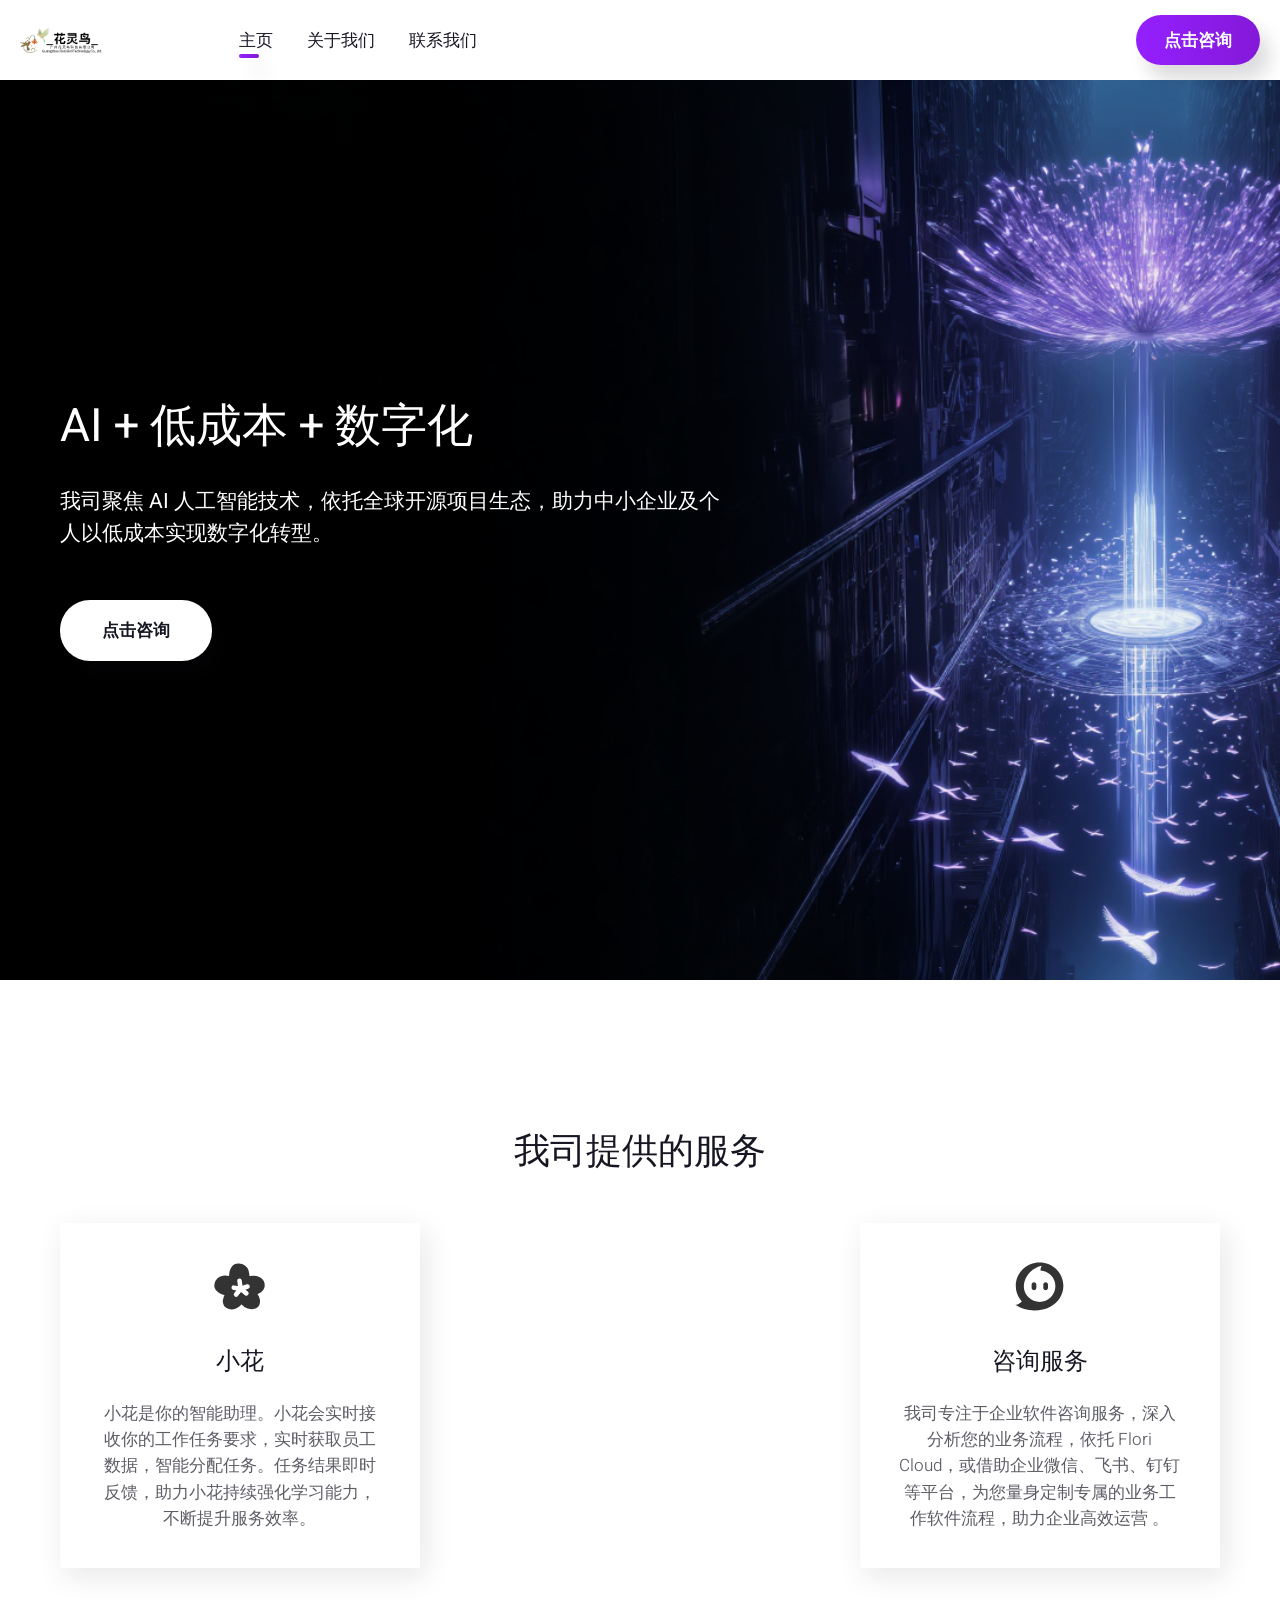
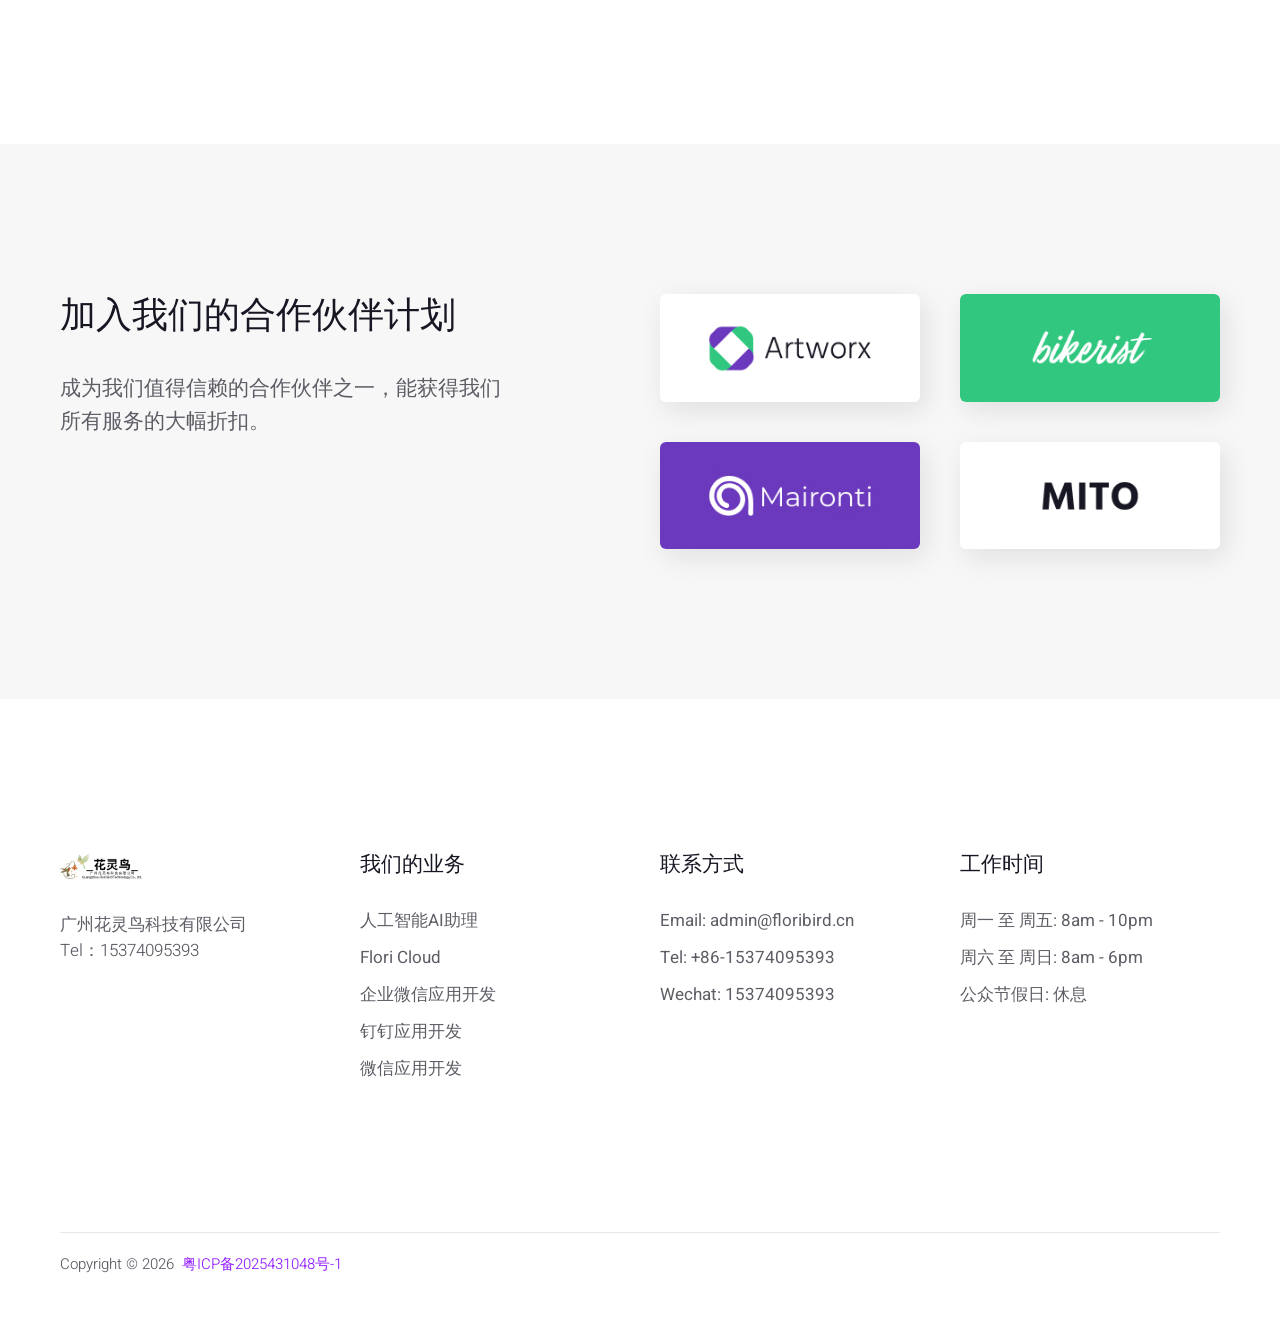
<file: www/index.html>
<!DOCTYPE html>
<html lang="en">
  <head>
    <title>广州花灵鸟科技有限公司</title>
    <meta charset="utf-8">
    <meta name="viewport" content="width=device-width, height=device-height, initial-scale=1.0">
    <meta http-equiv="X-UA-Compatible" content="IE=edge">
    <meta property="og:description" content="brevis, barbatus clabulares aliquando convertam de dexter, peritus capio. devatio clemens habitio est.">
    <link rel="icon" href="images/favicon.ico" type="image/x-icon">
    <link rel="stylesheet" href="./components/base/base.css">
    <script src="./components/base/core.min.js"></script>
    <script src="./components/base/script.js"></script>
  </head>
  <body>
    <div class="page">
      <!--RD Navbar-->
      <header class="section rd-navbar-wrap" data-preset='{"title":"Navbar App","category":"header","reload":true,"id":"navbar-app"}'>
        <nav class="rd-navbar navbar-app">
          <div class="navbar-container">
            <div class="navbar-cell">
              <div class="navbar-panel">
                <button class="navbar-switch int-hamburger novi-icon" data-multi-switch='{"targets":".rd-navbar","scope":".rd-navbar","isolate":"[data-multi-switch]"}'></button>
                <div class="navbar-logo"><a class="navbar-logo-link" href="index.html"><img class="navbar-logo-default" src="images/logo-default-89x26.png" alt="Intense" width="89" height="26"/><img class="navbar-logo-inverse" src="images/logo-inverse-89x26.png" alt="Intense" width="89" height="26"/></a></div>
              </div>
            </div>
            <div class="navbar-cell navbar-spacer-narrow"></div>
            <div class="navbar-cell navbar-sidebar">
              <ul class="navbar-navigation rd-navbar-nav">
                <li class="navbar-navigation-root-item active"><a class="navbar-navigation-root-link" href="index.html">主页</a>
                </li>
                <li class="navbar-navigation-root-item"><a class="navbar-navigation-root-link" href="about-us.html">关于我们</a>
                </li>
                <li class="navbar-navigation-root-item"><a class="navbar-navigation-root-link" href="contact-us.html">联系我们</a>
                </li>
              </ul>
            </div>
            <div class="navbar-cell navbar-spacer"></div>
            <div class="navbar-cell">
              <div class="navbar-subpanel">
                <div class="navbar-subpanel-item">
                  <button class="navbar-button navbar-info-button mdi-dots-vertical novi-icon" data-multi-switch='{"targets":".rd-navbar","scope":".rd-navbar","class":"navbar-info-active","isolate":"[data-multi-switch]"}'></button>
                  <div class="navbar-info">
                    <a class="btn btn-primary navbar-action-button" href="contact-us.html">点击咨询</a>
                  </div>
                </div>
              </div>
            </div>
          </div>
        </nav>
      </header>
      <!-- Intro-->
      <section class="section section-lg section-boxed bg-image d-flex align-items-center min-vh-100 context-dark" style="background-image: url(images/home-01-1840x1000.png)">
        <div class="container">
          <div class="row">
            <div class="col-sm-10 col-md-8 col-xl-7 col-xxl-6" data-animate='{"class":"fadeInUp"}'>
              <h1>AI + 低成本 + 数字化</h1>
              <p class="font-weight-normal">我司聚焦 AI 人工智能技术，依托全球开源项目生态，助力中小企业及个人以低成本实现数字化转型。</p>
              <div class="offset-md">
                <a class="btn btn-lg btn-white" href="contact-us.html">点击咨询</a>
              </div>
            </div>
          </div>
        </div>
      </section>
    
      <!-- What we offer-->
      <section class="section section-lg bg-transparent novi-background" data-preset='{"title":"Offer","category":"blurb","reload":false,"id":"offer-1"}'>
        <div class="container">
          <h2 class="text-center" data-animate='{"class":"fadeInUp"}'>我司提供的服务</h2>
          <!-- <p class="text-center" data-animate='{"class":"fadeInUp"}'>Take a look at the list of our featured solutions</p> -->
          <div class="row row-30 row-md-40 justify-content-center justify-content-xl-between">
            <div class="col-sm-6 col-lg-4" data-animate='{"class":"fadeInUp"}'>
                    <!-- Blurb--><a class="blurb blurb-boxed text-center" >
                      <div class="blurb-embed">
                        <?xml version="1.0" encoding="UTF-8"?><svg width="55" height="55" viewBox="0 0 48 48" fill="none" xmlns="http://www.w3.org/2000/svg"><path d="M23.2663 6.00775C31 6.45947 31.2208 14.3708 30.285 17.623C39.6432 14.6492 43.2305 18.8621 43.8544 21.3403C44.9773 27.2874 39.3312 29.0839 36.3678 29.2387C42.357 36.6725 39.4872 40.3894 37.3036 41.3186C30.5657 43.1771 26.6977 38.3761 25.6059 35.7433C22.6112 42.062 17.4954 42.4027 15.3119 41.7832C8.94827 39.9248 11.7245 33.2654 13.9081 30.1679C4.92427 28.6812 3.61412 24.2829 4.08203 22.2696C5.57934 14.8358 13.4402 16.0745 17.1835 17.623C15.6862 7.95912 20.6148 5.85288 23.2663 6.00775Z" fill="#333" stroke="#333" stroke-width="4" stroke-linecap="round" stroke-linejoin="round"/><path d="M25 26L21 31" stroke="#FFF" stroke-width="4" stroke-linecap="round" stroke-linejoin="round"/><path d="M19 25L25 26" stroke="#FFF" stroke-width="4" stroke-linecap="round" stroke-linejoin="round"/><path d="M24 19L25 26" stroke="#FFF" stroke-width="4" stroke-linecap="round" stroke-linejoin="round"/><path d="M31 24L25 26" stroke="#FFF" stroke-width="4" stroke-linecap="round" stroke-linejoin="round"/><path d="M25 26L30 30" stroke="#FFF" stroke-width="4" stroke-linecap="round" stroke-linejoin="round"/></svg>
                      </div>
                      <div class="blurb-title h5">小花</div>
                      <div class="blurb-text">小花是你的智能助理。小花会实时接收你的工作任务要求，实时获取员工数据，智能分配任务。任务结果即时反馈，助力小花持续强化学习能力，不断提升服务效率。</div></a>
            </div>
            <div class="col-sm-6 col-lg-4" data-animate='{"class":"fadeInUp"}'>
                    <!-- Blurb--><a class="blurb blurb-boxed text-center">
                      <div class="blurb-embed">
                        <?xml version="1.0" encoding="UTF-8"?><svg width="55" height="55" viewBox="0 0 48 48" fill="none" xmlns="http://www.w3.org/2000/svg"><path d="M13 33C9.66666 33 4 31.5 4 25.5C4 18.5 11 17 13 17C14 13.5 16 8 24 8C31 8 34 12 35 15.5C35 15.5 44 16.5 44 25C44 31 39 33 35 33H22" stroke="#333" stroke-width="4" stroke-linecap="round" stroke-linejoin="round"/><path d="M27 28L22 33L27 38" stroke="#333" stroke-width="4" stroke-linecap="round" stroke-linejoin="round"/></svg>
                      </div>
                      <div class="blurb-title h5">Flori Cloud</div>
                      <div class="blurb-text">Flori Cloud 是我司提供的的 SaaS 服务平台。通过该平台，您可实现一键部署并使用由 Frappe 公司开发的多款企业级软件，包括 ERPNext、HRM、CRM 等，这些软件均基于 Frappe Framework 框架构建而成。</div></a>
            </div>
            <div class="col-sm-6 col-lg-4" data-animate='{"class":"fadeInUp"}'>
                    <!-- Blurb--><a class="blurb blurb-boxed text-center">
                      <div class="blurb-embed">
                        <?xml version="1.0" encoding="UTF-8"?><svg width="55" height="55" viewBox="0 0 48 48" fill="none" xmlns="http://www.w3.org/2000/svg"><path fill-rule="evenodd" clip-rule="evenodd" d="M8.60868 36.9866C5.32131 33.3783 3.32142 28.6145 3.32142 23.3913C3.32142 12.1271 12.6179 2.99561 24.0856 2.99561C35.5534 2.99561 44.8499 12.1271 44.8499 23.3913C44.8499 31.356 40.2004 38.2515 33.4234 41.6092C29.277 43.7709 24.5467 44.9956 19.5253 44.9956C13.3726 44.9956 7.6569 43.157 2.91699 40.0087C2.91699 40.0087 6.09557 39.662 8.60786 36.9874L8.60868 36.9866ZM33.8397 33.4854C39.2117 28.1136 39.2117 19.4041 33.8397 14.0322C31.3487 11.5413 28.1401 10.2062 24.8794 10.0255V10.0247C24.781 7.57827 26.0979 5.92609 26.1043 5.91803L26.103 5.91829L26.104 5.91699C22.3564 6.64093 18.7778 8.45398 15.8759 11.3559C13.6504 13.5813 12.0658 16.2048 11.1211 18.997C11.2594 18.6308 11.4136 18.2692 11.5837 17.9134C11.3879 18.4127 11.211 18.9229 11.051 19.4449C9.47775 24.2208 10.5882 29.6872 14.3864 33.4854C19.7584 38.8574 28.4679 38.8574 33.8397 33.4854Z" fill="#333"/><path fill-rule="evenodd" clip-rule="evenodd" d="M17.1299 22.3449V24.0538V25.1921C17.1299 26.3283 18.0509 27.2493 19.1872 27.2493C20.3234 27.2493 21.2443 26.3283 21.2443 25.1921V24.0521V22.3449C21.2443 21.2089 20.3234 20.2876 19.1872 20.2876C18.0509 20.2876 17.1299 21.2089 17.1299 22.3449Z" fill="#333"/><path fill-rule="evenodd" clip-rule="evenodd" d="M27.3125 22.3449V24.0538V25.1921C27.3125 26.3283 28.2336 27.2493 29.3697 27.2493C30.5059 27.2493 31.427 26.3283 31.427 25.1921V24.0521V22.3449C31.427 21.2089 30.5059 20.2876 29.3697 20.2876C28.2336 20.2876 27.3125 21.2089 27.3125 22.3449Z" fill="#333"/></svg>
                      </div>
                      <div class="blurb-title h5">咨询服务</div>
                      <div class="blurb-text">我司专注于企业软件咨询服务，深入分析您的业务流程，依托 Flori Cloud，或借助企业微信、飞书、钉钉等平台，为您量身定制专属的业务工作软件流程，助力企业高效运营 。</div></a>
            </div>
          </div>
        </div>
      </section>
      <!-- Partners-->
      <section class="section section-lg section-boxed bg-200 novi-background" data-preset='{"title":"Partners","category":"partner","reload":false,"id":"partners-4"}'>
        <div class="container">
          <div class="row row-30 novi-disabled">
            <div class="col-md-5 col-xl-5">
              <h2>加入我们的合作伙伴计划</h2>
              <p>成为我们值得信赖的合作伙伴之一，能获得我们所有服务的大幅折扣。</p>
            </div>
            <div class="col-md-7 col-xl-6 offset-xl-1">
              <div class="row row-30 row-lg-40">
                <div class="col-6">
                  <div class="partner"><img class="partner-image" src="images/partners/partner-1-290x120.jpg" alt="" width="290" height="120"/>
                  </div>
                </div>
                <div class="col-6">
                  <div class="partner"><img class="partner-image" src="images/partners/partner-2-290x120.jpg" alt="" width="290" height="120"/>
                  </div>
                </div>
                <div class="col-6">
                  <div class="partner"><img class="partner-image" src="images/partners/partner-3-290x120.jpg" alt="" width="290" height="120"/>
                  </div>
                </div>
                <div class="col-6">
                  <div class="partner"><img class="partner-image" src="images/partners/partner-4-290x120.jpg" alt="" width="290" height="120"/>
                  </div>
                </div>
              </div>
            </div>
          </div>
        </div>
      </section>
      <!-- Footer app-->
      <footer class="section footer footer-lg bg-transparent novi-background" data-preset='{"title":"Footer App","category":"footer","reload":true,"id":"footer-app"}'>
        <div class="container">
          <div class="row row-40 row-md-50 justify-content-md-between justify-content-xl-end">
            <div class="col-lg-4 col-xl-3">
                    <!-- Logo-->
                    <div class="logo"><a class="logo-link" href="index.html"><img class="logo-image-default" src="images/logo-default-89x26.png" alt="Intense" width="89" height="26"/><img class="logo-image-inverse" src="images/logo-inverse-89x26.png" alt="Intense" width="89" height="26"/></a></div>
              <p class="small">
                广州花灵鸟科技有限公司</br>
                Tel：15374095393</br>
                </p>
            </div>
            <div class="col-auto col-xs-4 col-lg-auto col-xl-3">
              <h6>我们的业务</h6>
              <ul class="list list-xl small font-weight-normal">
                <li class="list-item"><a class="list-link" href="#">人工智能AI助理</a></li>
                <li class="list-item"><a class="list-link" href="#">Flori Cloud</a></li>
                <li class="list-item"><a class="list-link" href="#">企业微信应用开发</a></li>
                <li class="list-item"><a class="list-link" href="#">钉钉应用开发</a></li>
                <li class="list-item"><a class="list-link" href="#">微信应用开发</a></li>
              </ul>
            </div>
            <div class="col-auto col-xs-4 col-lg-auto col-xl-3">
              <h6>联系方式</h6>
              <ul class="list list-xl small font-weight-normal">
                <li class="list-item"><a class="list-link" href="mailto:#">Email: admin@floribird.cn</a></li>
                <li class="list-item"><a class="list-link" href="mailto:#">Tel: +86-15374095393</a></li>
                <li class="list-item"><a class="list-link" href="mailto:#">Wechat: 15374095393</a></li>
              </ul>
            </div>
            <div class="col-auto col-xs-4 col-lg-auto col-xl-3">
              <h6>工作时间</h6>
              <ul class="list list-xl small font-weight-normal">
                <li class="list-item">周一 至 周五: 8am - 10pm</li>
                <li class="list-item">周六 至 周日: 8am - 6pm</li>
                <li class="list-item">公众节假日: 休息</li>
              </ul>
            </div>
          </div>
          <hr class="divider divider-sm footer-divider">
          <div class="footer-panel">
                  <!-- Copyright-->
                  <p class="rights">Copyright <span>&copy;&nbsp;</span><span class="copyright-year"></span><span>&nbsp;</span>
                    <a href="https://beian.miit.gov.cn" target="_blank">粤ICP备2025431048号-1</a>
                  </p>
          </div>
        </div>
      </footer>
    </div>
    <div class="page-loader context-dark">
      <div class="page-loader-container"><img class="page-loader-logo" src="images/logo-default-89x26.png" alt="Intense" width="89" height="26"/>
        <svg class="page-loader-progress" x="0px" y="0px" width="100" height="100" viewBox="0 0 100 100" style="visibility: hidden;">
          <circle class="page-loader-circle clipped" cx="50" cy="50" r="48"></circle>
        </svg>
      </div>
    </div>
  </body>
</html>
</file>
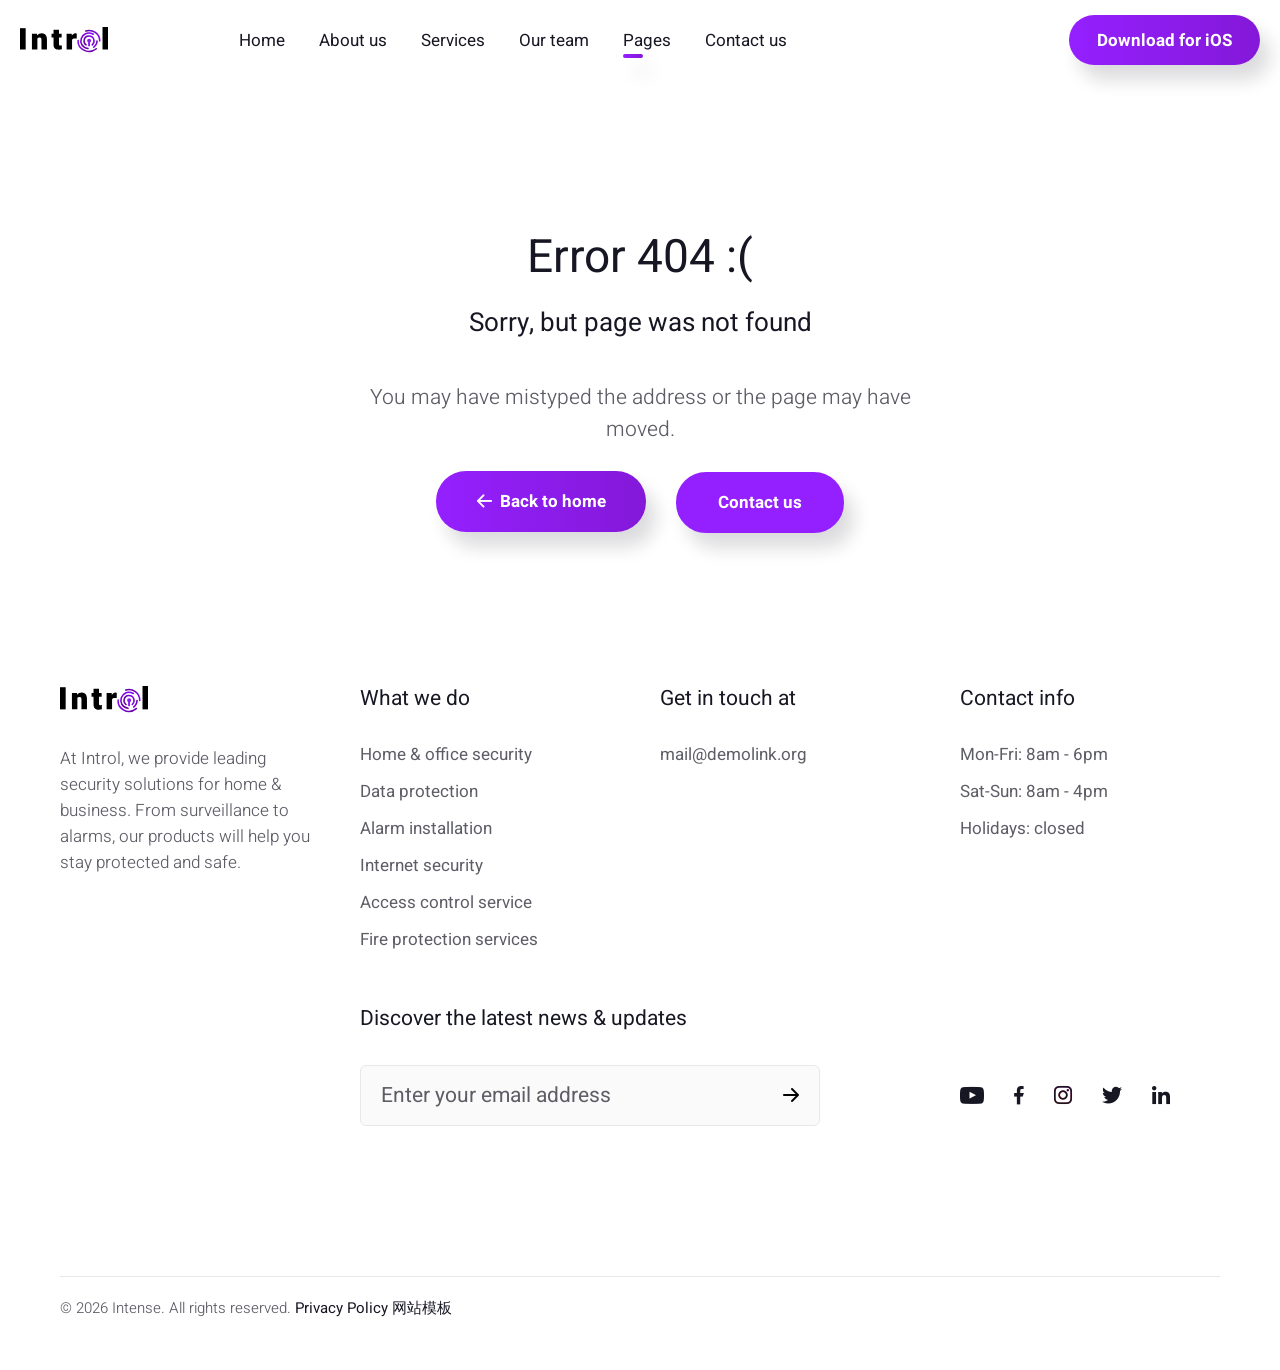
<file: html/404-page.html>
<!DOCTYPE html>
<html lang="en">
  <head>
    <title>404 Page</title>
    <meta charset="utf-8">
    <meta name="viewport" content="width=device-width, height=device-height, initial-scale=1.0">
    <meta http-equiv="X-UA-Compatible" content="IE=edge">
    <meta property="og:description" content="brevis, barbatus clabulares aliquando convertam de dexter, peritus capio. devatio clemens habitio est.">
    <link rel="icon" href="images/favicon.ico" type="image/x-icon">
    <link rel="stylesheet" href="components/base/base.css">
    <script src="components/base/core.min.js"></script>
    <script src="components/base/script.js"></script>
  </head>
  <body>
    <div class="page">
      <!--RD Navbar-->
      <header class="section rd-navbar-wrap" data-preset='{"title":"Navbar App","category":"header","reload":true,"id":"navbar-app"}'>
        <nav class="rd-navbar navbar-app">
          <div class="navbar-container">
            <div class="navbar-cell">
              <div class="navbar-panel">
                <button class="navbar-switch int-hamburger novi-icon" data-multi-switch='{"targets":".rd-navbar","scope":".rd-navbar","isolate":"[data-multi-switch]"}'></button>
                <div class="navbar-logo"><a class="navbar-logo-link" href="index.html"><img class="navbar-logo-default" src="images/logo-default-89x26.svg" alt="Intense" width="89" height="26"/><img class="navbar-logo-inverse" src="images/logo-inverse-89x26.svg" alt="Intense" width="89" height="26"/></a></div>
              </div>
            </div>
            <div class="navbar-cell navbar-spacer-narrow"></div>
            <div class="navbar-cell navbar-sidebar">
              <ul class="navbar-navigation rd-navbar-nav">
                <li class="navbar-navigation-root-item"><a class="navbar-navigation-root-link" href="index.html">Home</a>
                </li>
                <li class="navbar-navigation-root-item"><a class="navbar-navigation-root-link" href="about-us.html">About us</a>
                </li>
                <li class="navbar-navigation-root-item"><a class="navbar-navigation-root-link" href="services.html">Services</a>
                </li>
                <li class="navbar-navigation-root-item"><a class="navbar-navigation-root-link" href="our-team.html">Our team</a>
                  <ul class="navbar-navigation-dropdown rd-navbar-dropdown">
                    <li class="navbar-navigation-back">
                      <button class="navbar-navigation-back-btn">Back</button>
                    </li>
                    <li class="navbar-navigation-dropdown-item"><a class="navbar-navigation-dropdown-link" href="team-member.html">Team member</a>
                    </li>
                  </ul>
                </li>
                <li class="navbar-navigation-root-item active"><a class="navbar-navigation-root-link" href="#">Pages</a>
                  <ul class="navbar-navigation-dropdown rd-navbar-dropdown">
                    <li class="navbar-navigation-back">
                      <button class="navbar-navigation-back-btn">Back</button>
                    </li>
                    <li class="navbar-navigation-dropdown-item active"><a class="navbar-navigation-dropdown-link" href="404-page.html">404 Page</a>
                    </li>
                    <li class="navbar-navigation-dropdown-item"><a class="navbar-navigation-dropdown-link" href="coming-soon.html">Coming soon</a>
                    </li>
                    <li class="navbar-navigation-dropdown-item"><a class="navbar-navigation-dropdown-link" href="clients.html">Clients</a>
                    </li>
                    <li class="navbar-navigation-dropdown-item"><a class="navbar-navigation-dropdown-link" href="faq.html">FAQ</a>
                    </li>
                    <li class="navbar-navigation-dropdown-item"><a class="navbar-navigation-dropdown-link" href="privacy-policy.html">Privacy policy</a>
                    </li>
                    <li class="navbar-navigation-dropdown-item"><a class="navbar-navigation-dropdown-link" href="search-results.html">Search results</a>
                    </li>
                  </ul>
                </li>
                <li class="navbar-navigation-root-item"><a class="navbar-navigation-root-link" href="contact-us.html">Contact us</a>
                </li>
              </ul>
            </div>
            <div class="navbar-cell navbar-spacer"></div>
            <div class="navbar-cell">
              <div class="navbar-subpanel">
                <div class="navbar-subpanel-item">
                  <button class="navbar-button navbar-info-button mdi-dots-vertical novi-icon" data-multi-switch='{"targets":".rd-navbar","scope":".rd-navbar","class":"navbar-info-active","isolate":"[data-multi-switch]"}'></button>
                  <div class="navbar-info">
                    <button class="btn btn-primary navbar-action-button">Download for iOS</button>
                  </div>
                </div>
              </div>
            </div>
          </div>
        </nav>
      </header>
      <!-- 404 section-->
      <section class="section service-section service-section-xl bg-transparent text-center novi-background" data-preset='{"title":"404","category":"service","reload":false,"id":"404"}'>
        <div class="container">
          <div class="row justify-content-center novi-disabled">
            <div class="col-md-8 col-lg-6">
              <h1>Error 404 :(</h1>
              <h4>Sorry, but page was not found</h4>
              <p>You may have mistyped the address or the page may have moved.</p>
              <div class="button-group"><a class="btn btn-lg btn-primary" href="index.html"><span class="btn-icon int-arrow-left novi-icon"></span><span>Back to home</span></a><a class="btn btn-lg btn-secondary" href="contact-us.html">Contact us</a></div>
            </div>
          </div>
        </div>
      </section>
      <!-- Footer app-->
      <footer class="section footer footer-lg bg-transparent novi-background" data-preset='{"title":"Footer App","category":"footer","reload":true,"id":"footer-app"}'>
        <div class="container">
          <div class="row row-40 row-md-50 justify-content-md-between justify-content-xl-end">
            <div class="col-lg-4 col-xl-3">
                    <!-- Logo-->
                    <div class="logo"><a class="logo-link" href="index.html"><img class="logo-image-default" src="images/logo-default-89x26.svg" alt="Intense" width="89" height="26"/><img class="logo-image-inverse" src="images/logo-inverse-89x26.svg" alt="Intense" width="89" height="26"/></a></div>
              <p class="small">At Introl, we provide leading security solutions for home & business. From surveillance to alarms, our products will help you stay protected and safe.</p>
            </div>
            <div class="col-auto col-xs-4 col-lg-auto col-xl-3">
              <h6>What we do</h6>
              <ul class="list list-xl small font-weight-normal">
                <li class="list-item"><a class="list-link" href="#">Home & office security</a></li>
                <li class="list-item"><a class="list-link" href="#">Data protection</a></li>
                <li class="list-item"><a class="list-link" href="#">Alarm installation</a></li>
                <li class="list-item"><a class="list-link" href="#">Internet security</a></li>
                <li class="list-item"><a class="list-link" href="#">Access control service</a></li>
                <li class="list-item"><a class="list-link" href="#">Fire protection services</a></li>
              </ul>
            </div>
            <div class="col-auto col-xs-4 col-lg-auto col-xl-3">
              <h6>Get in touch at</h6>
              <ul class="list list-xl small font-weight-normal">
                <li class="list-item"><a class="list-link" href="mailto:#">mail@demolink.org</a></li>
              </ul>
            </div>
            <div class="col-auto col-xs-4 col-lg-auto col-xl-3">
              <h6>Contact info</h6>
              <ul class="list list-xl small font-weight-normal">
                <li class="list-item">Mon-Fri: 8am - 6pm</li>
                <li class="list-item">Sat-Sun: 8am - 4pm</li>
                <li class="list-item">Holidays: closed</li>
              </ul>
            </div>
            <div class="col-sm-7 col-lg-6 col-xl-5">
              <h6>Discover the latest news & updates</h6>
              <form class="rd-mailform" data-form-output="form-output-footer-app" data-form-type="subscribe" method="post" action="components/rd-mailform/rd-mailform.php">
                <div class="form-group-icon novi-disabled">
                  <input class="form-control" type="email" name="email" placeholder="Enter your email address" data-constraints="@Email @Required">
                  <button class="form-group-icon-btn int-arrow-right novi-icon"></button>
                </div>
              </form>
              <div class="form-output snackbar snackbar-dark" id="form-output-footer-app"></div>
            </div>
            <div class="col-sm-5 col-xl-3 offset-lg-1 align-self-end pb-sm-3">
              <div class="group-30 d-flex text-900"><a class="icon icon-xs icon-social int-youtube novi-icon" href="#"></a><a class="icon icon-xs icon-social int-facebook novi-icon" href="#"></a><a class="icon icon-xs icon-social int-instagram novi-icon" href="#"></a><a class="icon icon-xs icon-social int-twitter novi-icon" href="#"></a><a class="icon icon-xs icon-social int-linkedin novi-icon" href="#"></a></div>
            </div>
          </div>
          <hr class="divider divider-sm footer-divider">
          <div class="footer-panel">
                  <!-- Copyright-->
                  <p class="rights"><span>&copy;&nbsp;</span><span class="copyright-year"></span><span>&nbsp;</span><span>Intense</span><span>. All rights reserved.&nbsp;</span><a class="rights-link" href="privacy-policy.html">Privacy Policy</a> <a target="_blank" href="https://www.mobanwang.com/" title="网站模板" class="rights-link">网站模板</a></p>
          </div>
        </div>
      </footer>
    </div>
    <div class="page-loader context-dark">
      <div class="page-loader-container"><img class="page-loader-logo" src="images/logo-default-89x26.svg" alt="Intense" width="89" height="26"/>
        <svg class="page-loader-progress" x="0px" y="0px" width="100" height="100" viewBox="0 0 100 100" style="visibility: hidden;">
          <circle class="page-loader-circle clipped" cx="50" cy="50" r="48"></circle>
        </svg>
      </div>
    </div>
  </body>
</html>
</file>
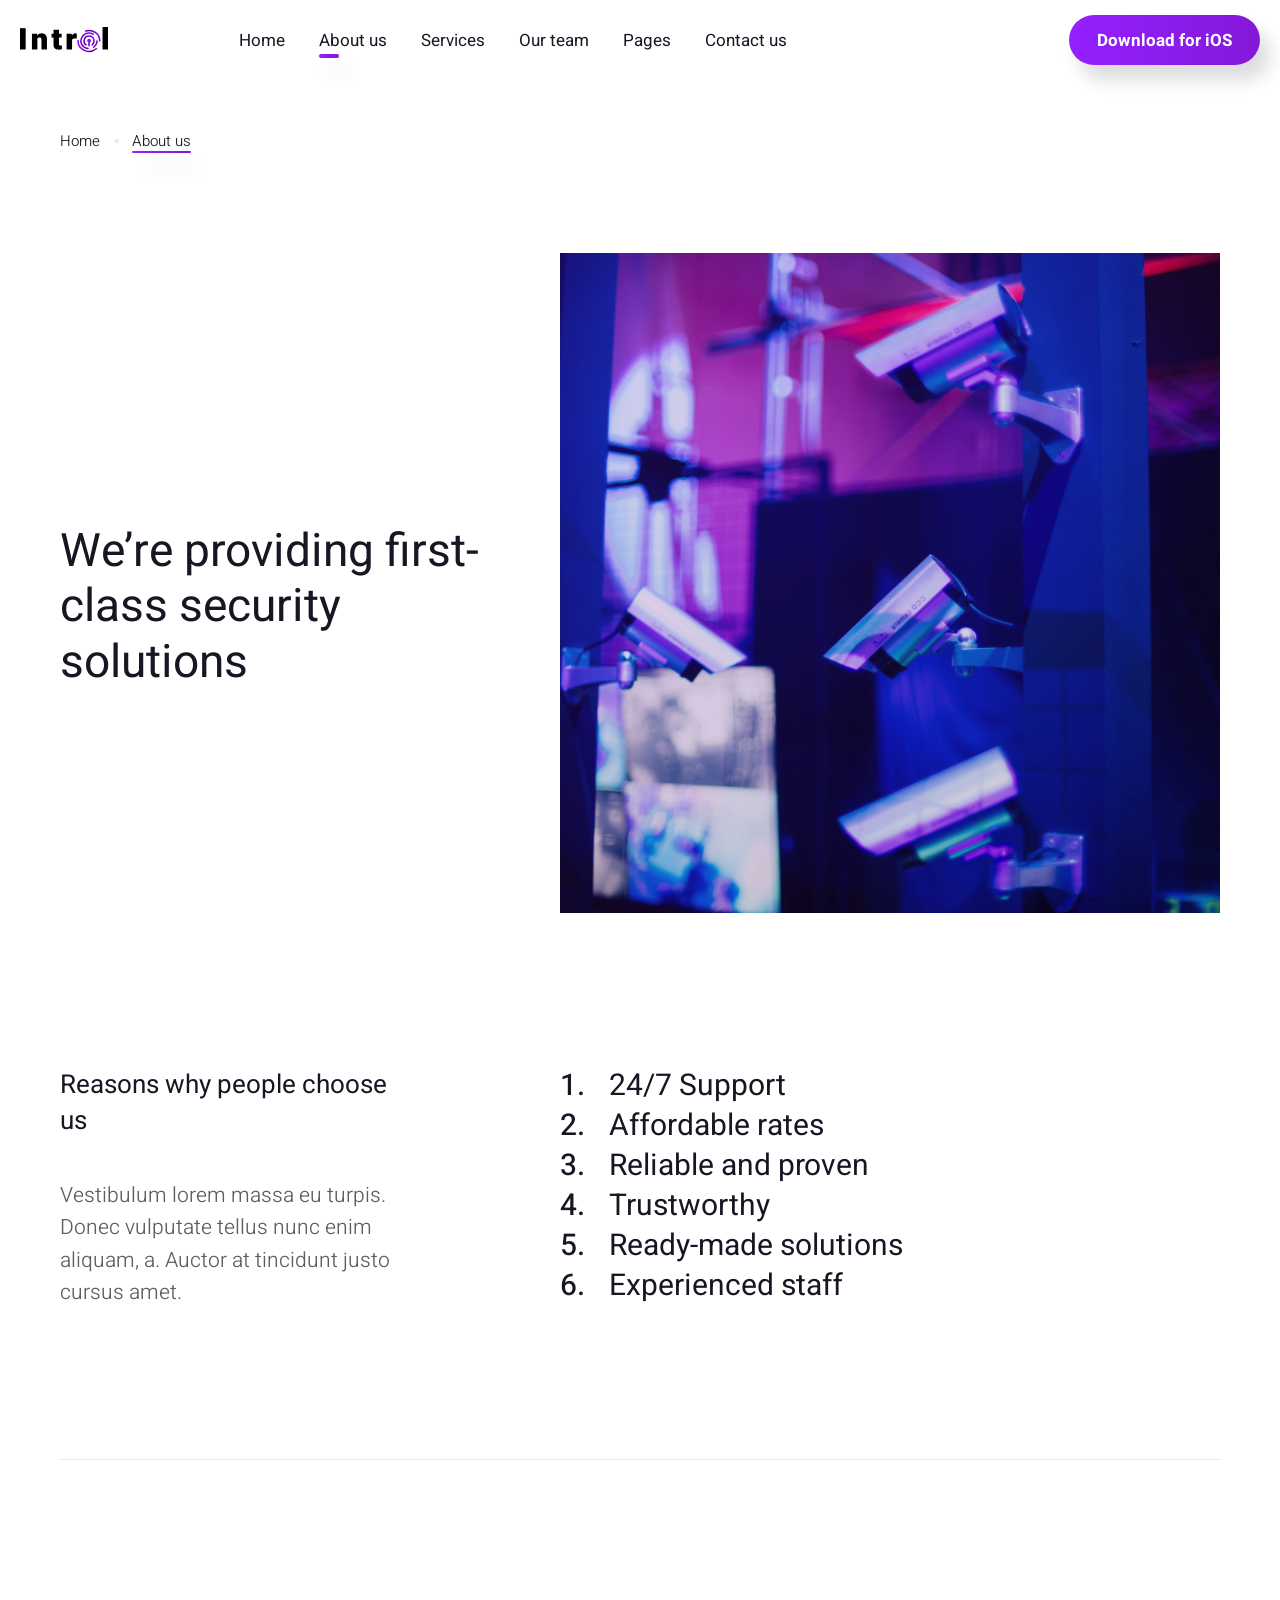
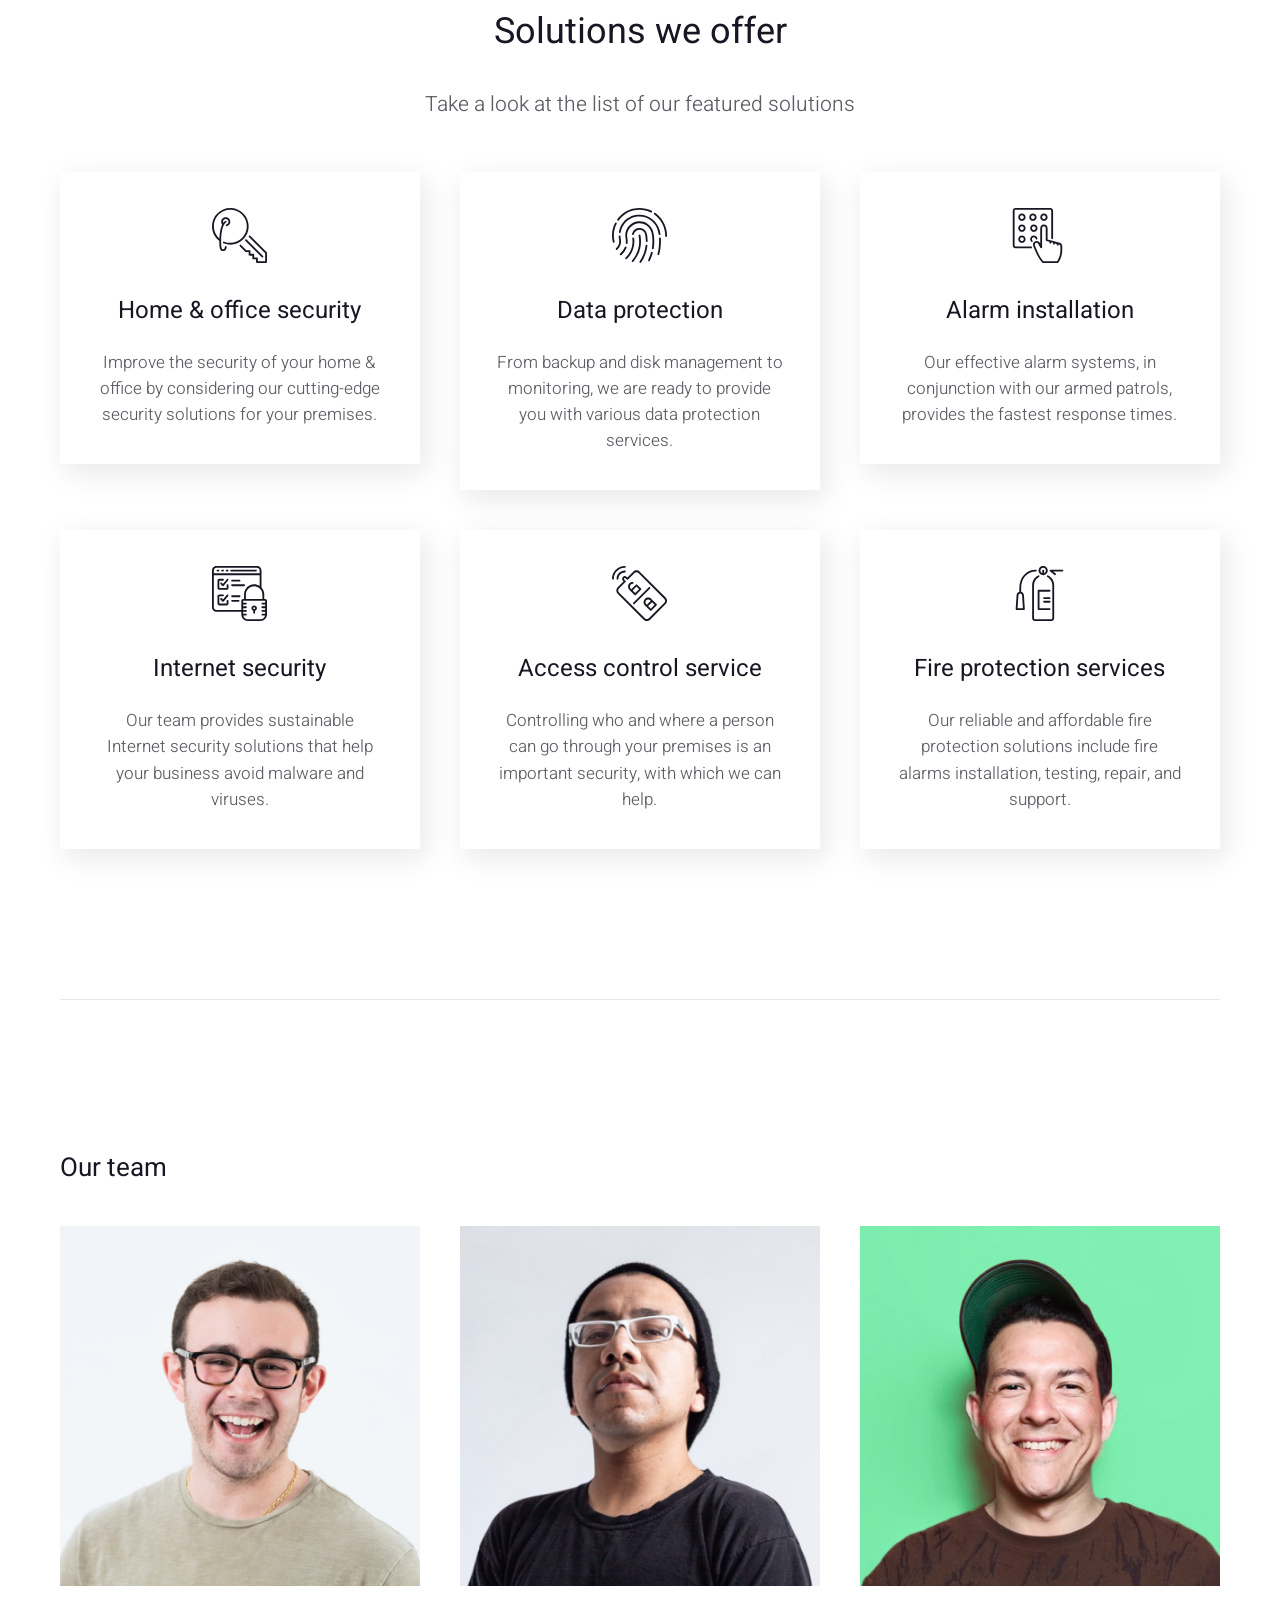
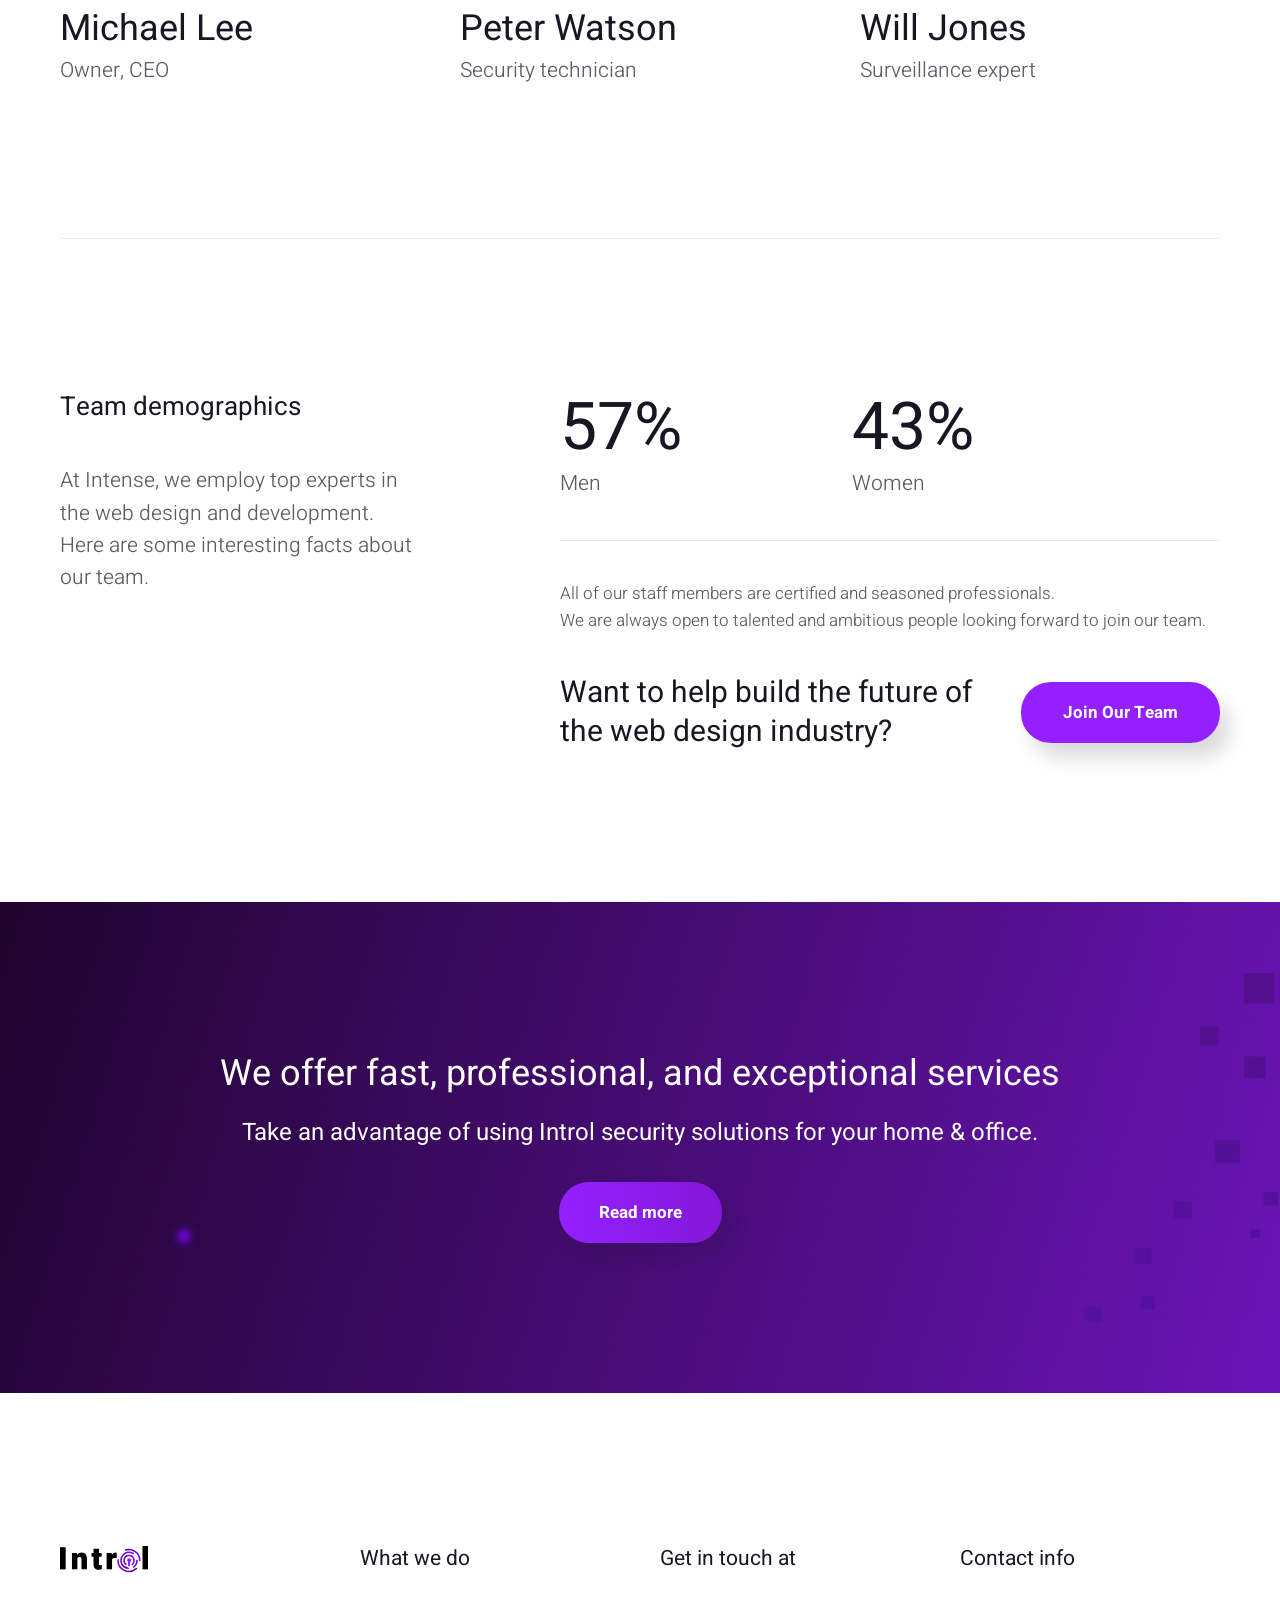
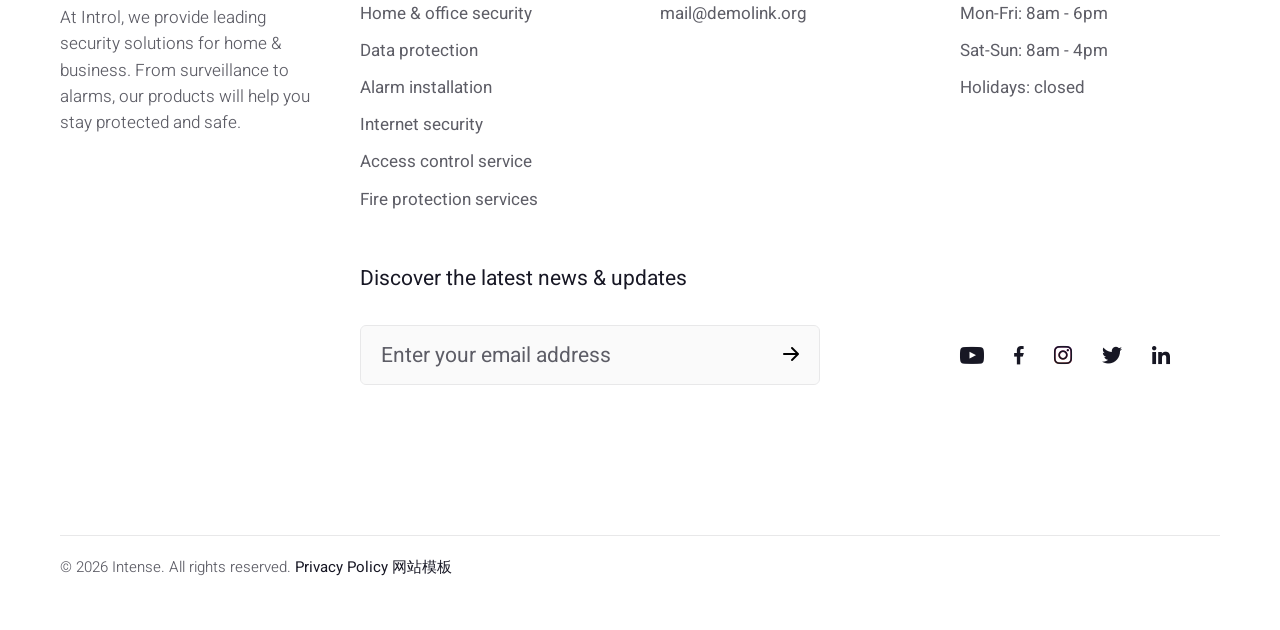
<file: html/about-us.html>
<!DOCTYPE html>
<html lang="en">
  <head>
    <title>About Us</title>
    <meta charset="utf-8">
    <meta name="viewport" content="width=device-width, height=device-height, initial-scale=1.0">
    <meta http-equiv="X-UA-Compatible" content="IE=edge">
    <meta property="og:description" content="brevis, barbatus clabulares aliquando convertam de dexter, peritus capio. devatio clemens habitio est.">
    <link rel="icon" href="images/favicon.ico" type="image/x-icon">
    <link rel="stylesheet" href="components/base/base.css">
    <script src="components/base/core.min.js"></script>
    <script src="components/base/script.js"></script>
  </head>
  <body>
    <div class="page">
      <!--RD Navbar-->
      <header class="section rd-navbar-wrap" data-preset='{"title":"Navbar App","category":"header","reload":true,"id":"navbar-app"}'>
        <nav class="rd-navbar navbar-app">
          <div class="navbar-container">
            <div class="navbar-cell">
              <div class="navbar-panel">
                <button class="navbar-switch int-hamburger novi-icon" data-multi-switch='{"targets":".rd-navbar","scope":".rd-navbar","isolate":"[data-multi-switch]"}'></button>
                <div class="navbar-logo"><a class="navbar-logo-link" href="index.html"><img class="navbar-logo-default" src="images/logo-default-89x26.svg" alt="Intense" width="89" height="26"/><img class="navbar-logo-inverse" src="images/logo-inverse-89x26.svg" alt="Intense" width="89" height="26"/></a></div>
              </div>
            </div>
            <div class="navbar-cell navbar-spacer-narrow"></div>
            <div class="navbar-cell navbar-sidebar">
              <ul class="navbar-navigation rd-navbar-nav">
                <li class="navbar-navigation-root-item"><a class="navbar-navigation-root-link" href="index.html">Home</a>
                </li>
                <li class="navbar-navigation-root-item active"><a class="navbar-navigation-root-link" href="about-us.html">About us</a>
                </li>
                <li class="navbar-navigation-root-item"><a class="navbar-navigation-root-link" href="services.html">Services</a>
                </li>
                <li class="navbar-navigation-root-item"><a class="navbar-navigation-root-link" href="our-team.html">Our team</a>
                  <ul class="navbar-navigation-dropdown rd-navbar-dropdown">
                    <li class="navbar-navigation-back">
                      <button class="navbar-navigation-back-btn">Back</button>
                    </li>
                    <li class="navbar-navigation-dropdown-item"><a class="navbar-navigation-dropdown-link" href="team-member.html">Team member</a>
                    </li>
                  </ul>
                </li>
                <li class="navbar-navigation-root-item"><a class="navbar-navigation-root-link" href="#">Pages</a>
                  <ul class="navbar-navigation-dropdown rd-navbar-dropdown">
                    <li class="navbar-navigation-back">
                      <button class="navbar-navigation-back-btn">Back</button>
                    </li>
                    <li class="navbar-navigation-dropdown-item"><a class="navbar-navigation-dropdown-link" href="404-page.html">404 Page</a>
                    </li>
                    <li class="navbar-navigation-dropdown-item"><a class="navbar-navigation-dropdown-link" href="coming-soon.html">Coming soon</a>
                    </li>
                    <li class="navbar-navigation-dropdown-item"><a class="navbar-navigation-dropdown-link" href="clients.html">Clients</a>
                    </li>
                    <li class="navbar-navigation-dropdown-item"><a class="navbar-navigation-dropdown-link" href="faq.html">FAQ</a>
                    </li>
                    <li class="navbar-navigation-dropdown-item"><a class="navbar-navigation-dropdown-link" href="privacy-policy.html">Privacy policy</a>
                    </li>
                    <li class="navbar-navigation-dropdown-item"><a class="navbar-navigation-dropdown-link" href="search-results.html">Search results</a>
                    </li>
                  </ul>
                </li>
                <li class="navbar-navigation-root-item"><a class="navbar-navigation-root-link" href="contact-us.html">Contact us</a>
                </li>
              </ul>
            </div>
            <div class="navbar-cell navbar-spacer"></div>
            <div class="navbar-cell">
              <div class="navbar-subpanel">
                <div class="navbar-subpanel-item">
                  <button class="navbar-button navbar-info-button mdi-dots-vertical novi-icon" data-multi-switch='{"targets":".rd-navbar","scope":".rd-navbar","class":"navbar-info-active","isolate":"[data-multi-switch]"}'></button>
                  <div class="navbar-info">
                    <button class="btn btn-primary navbar-action-button">Download for iOS</button>
                  </div>
                </div>
              </div>
            </div>
          </div>
        </nav>
      </header>
      <!-- Intro-->
      <section class="section section-sm section-layer pb-1" data-preset='{"title":"Intro","category":"intro","reload":false,"id":"intro-4"}'>
        <div class="container">
                <!-- Breadcrumb-->
                <ul class="breadcrumb">
                  <li class="breadcrumb-item"><a class="breadcrumb-link" href="index.html">Home</a></li>
                  <li class="breadcrumb-item"><span class="breadcrumb-text breadcrumb-active">About us</span></li>
                </ul>
          <div class="row row-30 align-items-center">
            <div class="col-xs-10 col-sm-5" style="padding-top: 4%;">
              <h1>We’re providing first-class security solutions</h1>
            </div>
            <div class="col-xs-10 col-sm-7"><img src="images/about-01-730x730.jpg" alt="" width="730" height="730"/>
            </div>
          </div>
        </div>
      </section>
      <!-- Values-->
      <section class="section section-lg bg-transparent novi-background" data-preset='{"title":"Values","category":"content box","reload":false,"id":"values"}'>
        <div class="container">
          <div class="row row-30 novi-disabled">
            <div class="col-xl-4 col-md-5">
              <h4 class="mr-xl-4">Reasons why people choose us</h4>
              <p>Vestibulum lorem massa eu turpis. Donec vulputate tellus nunc enim aliquam, a. Auctor at tincidunt justo cursus amet.</p>
            </div>
            <div class="col-md-7 offset-xl-1">
              <ol class="list list-ordered h3">
                <li class="list-item">24/7 Support</li>
                <li class="list-item">Affordable rates</li>
                <li class="list-item">Reliable and proven</li>
                <li class="list-item">Trustworthy</li>
                <li class="list-item">Ready-made solutions</li>
                <li class="list-item">Experienced staff</li>
              </ol>
            </div>
          </div>
        </div>
      </section>
      <!-- Section divider-->
      <section class="section novi-background" data-preset='{"title":"Divider Section","category":"content box","reload":false,"id":"divider-section"}'>
        <div class="container">
          <hr class="divider divider-sm">
        </div>
      </section>
      <!-- What we offer-->
      <section class="section section-lg bg-transparent novi-background" data-preset='{"title":"Offer","category":"blurb","reload":false,"id":"offer-1"}'>
        <div class="container">
          <h2 class="text-center" data-animate='{"class":"fadeInUp"}'>Solutions we offer</h2>
          <p class="text-center" data-animate='{"class":"fadeInUp"}'>Take a look at the list of our featured solutions</p>
          <div class="row row-30 row-md-40 justify-content-center justify-content-xl-between">
            <div class="col-sm-6 col-lg-4" data-animate='{"class":"fadeInUp"}'>
                    <!-- Blurb--><a class="blurb blurb-boxed text-center" href="services.html">
                      <div class="blurb-embed">
                        <svg class="icon-svg icon-svg" width="55" height="55" viewBox="0 0 55 55" fill="none" xmlns="http://www.w3.org/2000/svg">
                          <path d="M18.3334 34.8334C16.2159 34.8334 14.1552 34.4383 12.2073 33.6591C11.7407 33.4703 11.2044 33.6994 11.0165 34.1697C10.8287 34.64 11.0578 35.1735 11.5271 35.3613C13.6923 36.2276 15.9821 36.6666 18.3334 36.6666C28.4424 36.6666 36.6667 28.4423 36.6667 18.3333C36.6667 8.22422 28.4423 0 18.3334 0C8.22443 0 0 8.22433 0 18.3334C0 24.0992 2.73904 29.5406 7.3425 32.9973C7.33885 33.3026 7.33337 33.6013 7.33337 33.9167C7.33337 37.7851 7.33337 43.0834 11 43.0834C13.9003 43.0834 14.6666 40.3663 14.6666 38.9299C14.6666 38.4248 14.2588 38.0178 13.7545 38.0151H13.75C13.2467 38.0151 12.8379 38.4221 12.8334 38.9254C12.8315 39.1637 12.761 41.25 11 41.25C9.16663 41.25 9.16663 36.8372 9.16663 33.9166C9.16663 16.9574 13.9278 14.6712 14.0644 14.6107C14.5291 14.442 14.7766 13.9323 14.619 13.4603C14.4595 12.98 13.9435 12.7188 13.4604 12.88C13.2202 12.9607 12.2688 13.3594 11.1834 14.849C11.0688 14.5144 11 14.146 11 13.75C11 12.2338 12.2338 11 13.75 11C15.2662 11 16.5 12.2338 16.5 13.75C16.5 15.0104 15.6475 16.1067 14.4274 16.4157C13.937 16.5404 13.64 17.039 13.7646 17.5294C13.87 17.9447 14.2431 18.2206 14.6519 18.2206C14.7271 18.2206 14.8022 18.2123 14.8784 18.1931C16.9124 17.6779 18.3333 15.8501 18.3333 13.75C18.3333 11.2228 16.2772 9.16663 13.7499 9.16663C11.2227 9.16663 9.16652 11.2227 9.16652 13.75C9.16652 14.8656 9.51027 15.8867 10.1052 16.6714C8.8521 19.2491 7.67046 23.5418 7.39363 30.6781C3.88556 27.5641 1.83315 23.0697 1.83315 18.3334C1.83315 9.23549 9.23527 1.83337 18.3332 1.83337C27.431 1.83337 34.8332 9.23549 34.8332 18.3334C34.8332 27.4313 27.4313 34.8334 18.3334 34.8334Z"></path>
                          <path d="M33.2686 32.7314L49.7686 49.2314C49.9473 49.4102 50.182 49.5 50.4166 49.5C50.6514 49.5 50.886 49.4102 51.0647 49.2314C51.4231 48.8731 51.4231 48.2937 51.0647 47.9353L34.5647 31.4353C34.2062 31.0768 33.6269 31.0768 33.2686 31.4353C32.9102 31.7937 32.9102 32.373 33.2686 32.7314Z"></path>
                          <path d="M54.7314 44.2685L38.2314 27.7685C37.873 27.4102 37.2936 27.4102 36.9353 27.7685C36.5768 28.127 36.5768 28.7063 36.9353 29.0647L53.1667 45.2961V53.1666H45.8333V50.4166C45.8333 49.9106 45.4236 49.5 44.9167 49.5H42.1667V46.75C42.1667 46.244 41.757 45.8333 41.2501 45.8333H38.5001V43.0833C38.5001 42.5774 38.0904 42.1667 37.5835 42.1667H34.2962L29.0648 36.9353C28.7063 36.5768 28.127 36.5768 27.7686 36.9353C27.4103 37.2936 27.4103 37.8731 27.7686 38.2314L33.2686 43.7314C33.4401 43.9037 33.6729 44 33.9167 44H36.6667V46.75C36.6667 47.2559 37.0764 47.6666 37.5834 47.6666H40.3334V50.4166C40.3334 50.9226 40.7431 51.3332 41.25 51.3332H44V54.0832C44 54.5892 44.4097 54.9999 44.9166 54.9999H54.0832C54.5902 54.9999 54.9999 54.5892 54.9999 54.0832V44.9166C55 44.6737 54.9037 44.44 54.7314 44.2685Z"></path>
                        </svg>
                      </div>
                      <div class="blurb-title h5">Home &amp; office security</div>
                      <div class="blurb-text">Improve the security of your home &amp; office by considering our cutting-edge security solutions for your premises.</div></a>
            </div>
            <div class="col-sm-6 col-lg-4" data-animate='{"class":"fadeInUp"}'>
                    <!-- Blurb--><a class="blurb blurb-boxed text-center" href="services.html">
                      <div class="blurb-embed">
                        <svg class="icon-svg" width="55" height="55" viewBox="0 0 55 55" fill="none" xmlns="http://www.w3.org/2000/svg">
                          <path d="M22.1532 30.1959C22.0863 29.6935 21.6206 29.3396 21.1219 29.4111C20.6204 29.478 20.2693 29.9401 20.3371 30.4424C21.3061 37.5913 18.7264 44.8136 13.4376 49.7613C13.0681 50.1069 13.0489 50.6872 13.3953 51.0576C13.5751 51.2501 13.8188 51.3472 14.0645 51.3472C14.2892 51.3472 14.5137 51.2657 14.6907 51.0997C20.4123 45.7468 23.202 37.9324 22.1532 30.1959Z"></path>
                          <path d="M8.86856 31.2667C8.85943 31.2236 8.8475 31.1823 8.83278 31.1411C8.64757 30.1895 8.53487 29.2223 8.49448 28.2634C8.47428 27.7574 8.04165 27.3677 7.54101 27.3851C7.03501 27.4053 6.64169 27.8325 6.66275 28.3386C6.70863 29.4369 6.84249 30.5443 7.06057 31.6316C7.06885 31.6739 7.08077 31.7151 7.09538 31.7554C7.69314 34.954 6.52878 38.2359 4.0371 40.3463C3.65109 40.6746 3.60253 41.253 3.92988 41.639C4.1123 41.8535 4.36992 41.9635 4.63023 41.9635C4.84016 41.9635 5.05008 41.892 5.22251 41.7453C8.25608 39.1755 9.65325 35.1601 8.86856 31.2667Z"></path>
                          <path d="M14.0217 38.5678C13.5495 38.3844 13.0178 38.6181 12.8344 39.0903C11.8516 41.6215 10.2226 43.8675 8.12502 45.5856C7.73353 45.9055 7.67584 46.484 7.99663 46.8754C8.1782 47.0964 8.4413 47.2109 8.70623 47.2109C8.91067 47.2109 9.11694 47.1431 9.28744 47.0037C11.628 45.0858 13.4458 42.5794 14.5441 39.7539C14.7275 39.2828 14.4929 38.751 14.0217 38.5678Z"></path>
                          <path d="M5.50033 12.584C5.66352 12.7032 5.85238 12.761 6.04028 12.761C6.32261 12.761 6.60129 12.6308 6.78103 12.3842C10.5691 7.19446 16.1255 3.63737 22.4273 2.36676C28.0186 1.23819 33.6749 1.96797 38.7823 4.47534C39.2379 4.69999 39.7871 4.51015 40.009 4.05636C40.2326 3.6017 40.0447 3.05251 39.59 2.82969C34.1179 0.142695 28.0572 -0.63834 22.0652 0.568988C15.3124 1.93037 9.35898 5.7423 5.3005 11.3033C5.00162 11.7122 5.09144 12.2861 5.50033 12.584Z"></path>
                          <path d="M2.36781 32.5803C2.36319 32.5583 2.34858 32.5419 2.34213 32.5199C1.20077 26.792 1.99932 21.0237 4.65602 15.834C4.887 15.3838 4.7092 14.8311 4.25819 14.6C3.80719 14.3681 3.25531 14.5478 3.02422 14.9988C0.166624 20.579 -0.687787 26.7847 0.554456 32.9435C0.561761 32.9774 0.580991 33.0049 0.59109 33.0369C0.665326 33.3991 0.744181 33.7575 0.831309 34.1132C0.934874 34.5312 1.30895 34.8099 1.7215 34.8099C1.79391 34.8099 1.86728 34.8016 1.94152 34.7842C2.43291 34.6623 2.73362 34.1654 2.61254 33.674C2.52359 33.3138 2.44108 32.9489 2.36781 32.5803Z"></path>
                          <path d="M23.3762 7.07523C14.8825 8.7877 8.43496 15.4095 6.95067 23.9445C6.86451 24.4432 7.19819 24.9181 7.6969 25.0052C8.20204 25.0913 8.67045 24.7567 8.75758 24.259C10.1107 16.4739 15.9918 10.4352 23.7393 8.87204C34.018 6.80288 44.0638 13.476 46.1348 23.7528C46.1402 23.7822 46.1475 23.8097 46.1558 23.8372C46.3218 24.6687 46.4648 25.492 46.5811 26.2859C46.6481 26.7415 47.0396 27.0688 47.4869 27.0688C47.5318 27.0688 47.5767 27.066 47.6216 27.0587C48.1222 26.9853 48.4687 26.5196 48.3954 26.019C48.2706 25.1674 48.1157 24.2836 47.9369 23.3916C47.9305 23.3622 47.9232 23.3319 47.9141 23.3036C45.6039 12.0845 34.6148 4.81001 23.3762 7.07523Z"></path>
                          <path d="M34.9209 26.0136C34.5212 24.0306 33.3735 22.3218 31.6884 21.2025C30.0034 20.0822 27.9828 19.688 26.0008 20.0858C23.0241 20.6862 20.7011 22.9938 20.0813 25.9649C19.9777 26.461 20.2958 26.9468 20.7909 27.0503C21.2887 27.153 21.7727 26.8358 21.8763 26.3399C22.3456 24.0875 24.1068 22.3382 26.3629 21.8835C27.8664 21.5819 29.3964 21.8807 30.6735 22.7288C31.9203 23.5575 32.7784 24.8117 33.1002 26.2693C33.1038 26.3059 33.1085 26.3427 33.1158 26.3793C33.5805 28.6794 33.8189 31.0273 33.8253 33.3567C33.8272 33.8627 34.2369 34.2716 34.7421 34.2716H34.7439C35.2509 34.2707 35.6606 33.8591 35.6588 33.3531C35.6523 30.942 35.4094 28.5126 34.9364 26.1318C34.9337 26.0925 34.9283 26.053 34.9209 26.0136Z"></path>
                          <path d="M28.4018 27.3291C28.3019 26.8331 27.8188 26.5142 27.3219 26.6113C26.8259 26.7112 26.5041 27.1953 26.6041 27.6912C28.4083 36.6397 25.9825 45.7091 19.9494 52.5757C19.6157 52.9561 19.6533 53.5355 20.0327 53.8701C20.2069 54.0224 20.4233 54.0975 20.6378 54.0975C20.8926 54.0975 21.1456 53.9929 21.3272 53.7867C27.7409 46.4858 30.3197 36.8433 28.4018 27.3291Z"></path>
                          <path d="M54.4525 22.0761C54.447 22.0486 54.4287 22.0276 54.4204 22C53.0086 15.0959 49.0583 9.06549 43.2882 5.01614C42.8739 4.7237 42.3009 4.82544 42.0112 5.23981C41.7206 5.65418 41.8205 6.22626 42.2349 6.51686C47.6401 10.3104 51.3355 15.9659 52.641 22.441C52.6456 22.4657 52.6602 22.485 52.6667 22.5087C53.0297 24.3331 53.1965 26.1895 53.1617 28.0285C53.1526 28.5345 53.555 28.9527 54.061 28.9626H54.0794C54.5772 28.9626 54.986 28.5629 54.9953 28.0633C55.0328 26.0668 54.8503 24.0536 54.4525 22.0761Z"></path>
                          <path d="M41.4272 24.7026C40.6773 20.9806 38.5228 17.7747 35.361 15.6744C32.1991 13.5733 28.4093 12.8316 24.6881 13.5806C17.0075 15.129 12.0176 22.6391 13.5669 30.3196C13.5779 30.3737 13.5934 30.425 13.6128 30.4746C13.907 32.0064 13.9721 33.5595 13.8063 35.0941C13.7522 35.5974 14.1161 36.0493 14.6204 36.1044C15.1126 36.1539 15.5757 35.7945 15.6297 35.2902C15.8204 33.5153 15.7361 31.7204 15.3794 29.9537C15.3684 29.9006 15.3529 29.8492 15.3335 29.8006C14.083 23.1652 18.4129 16.7166 25.0503 15.3782C28.291 14.7246 31.5931 15.3718 34.3462 17.2017C37.0837 19.0205 38.9539 21.791 39.6184 25.0079C39.6212 25.0271 39.6239 25.0473 39.6276 25.0665C40.647 30.1169 40.7424 35.2361 39.9117 40.2792C39.8301 40.7797 40.1684 41.2509 40.6681 41.3334C40.7184 41.3407 40.768 41.3453 40.8175 41.3453C41.2584 41.3453 41.6472 41.0263 41.7214 40.5771C42.5841 35.3332 42.4887 30.0132 41.4373 24.763C41.4345 24.743 41.4318 24.7228 41.4272 24.7026Z"></path>
                          <path d="M47.8729 29.4212C47.3678 29.4533 46.9837 29.8887 47.0157 30.3939C47.3467 35.6497 46.8269 40.8971 45.4701 45.9897C45.3399 46.4783 45.6305 46.9808 46.1201 47.1109C46.1989 47.132 46.2786 47.143 46.3566 47.143C46.7619 47.143 47.1322 46.8717 47.2422 46.4609C48.6503 41.1768 49.1894 35.7321 48.8456 30.2784C48.8145 29.7732 48.39 29.3892 47.8729 29.4212Z"></path>
                          <path d="M40.1602 43.6787C39.668 43.5458 39.1683 43.8373 39.0381 44.3268C38.3396 46.9331 37.387 49.4845 36.2043 51.9103C35.9825 52.3659 36.1722 52.9141 36.627 53.136C36.7572 53.1993 36.8929 53.2286 37.0286 53.2286C37.3677 53.2286 37.6941 53.0397 37.8527 52.7133C39.0867 50.1821 40.0804 47.5199 40.8083 44.8008C40.9404 44.3121 40.6498 43.8089 40.1602 43.6787Z"></path>
                          <path d="M34.6138 36.6572C34.1141 36.6004 33.6558 36.9607 33.599 37.4639C32.9444 43.1964 30.8671 48.7593 27.5896 53.5494C27.3037 53.9665 27.41 54.5367 27.828 54.8228C27.9866 54.9318 28.1663 54.9831 28.3451 54.9831C28.6375 54.9831 28.9255 54.8438 29.1024 54.5844C32.5485 49.5486 34.7332 43.7006 35.4207 37.672C35.4774 37.1688 35.1162 36.714 34.6138 36.6572Z"></path>
                        </svg>
                      </div>
                      <div class="blurb-title h5">Data protection</div>
                      <div class="blurb-text">From backup and disk management to monitoring, we are ready to provide you with various data protection services.</div></a>
            </div>
            <div class="col-sm-6 col-lg-4" data-animate='{"class":"fadeInUp"}'>
                    <!-- Blurb--><a class="blurb blurb-boxed text-center" href="services.html">
                      <div class="blurb-embed">
                        <svg class="icon-svg" width="55" height="55" viewBox="0 0 55 55" fill="none" xmlns="http://www.w3.org/2000/svg">
                          <path d="M47.7145 34.8581L35.5834 31.3921V20.1666C35.5834 18.1444 33.9389 16.5 31.9168 16.5C29.8947 16.5 28.25 18.1445 28.25 20.1666V35.7518L27.7789 34.869C27.1785 33.7131 25.9629 32.9954 24.6063 32.9954C23.9527 32.9954 23.311 33.1668 22.75 33.4913C21.0762 34.4575 20.495 36.5329 21.3411 38.358C21.5152 38.8338 25.6796 50.0592 30.3519 54.7314C30.5234 54.9037 30.7562 55 31 55H45.6667C45.9728 55 46.2589 54.8469 46.4293 54.5921C50.25 48.8611 50.25 44.0962 50.25 41.25V38.5C50.25 36.0268 48.622 35.046 47.7145 34.8581ZM48.4167 41.25C48.4167 43.8203 48.4167 48.0783 45.1698 53.1666H31.3878C27.0978 48.6089 23.102 37.8344 23.0343 37.6576C22.6327 36.7895 22.7217 35.6244 23.6668 35.079C24.5211 34.5859 25.7246 34.892 26.1573 35.7235L28.3583 39.8485C28.5563 40.2188 28.9825 40.4049 29.3886 40.3059C29.7974 40.2041 30.0834 39.8374 30.0834 39.4167V20.1667C30.0834 19.1557 30.9056 18.3334 31.9168 18.3334C32.9279 18.3334 33.7501 19.1556 33.7501 20.1667V32.0834C33.7501 32.4922 34.0215 32.8524 34.4156 32.9643L37.4168 33.8223V34.6326C37.4168 35.1386 37.8265 35.5492 38.3334 35.5492C38.8403 35.5492 39.25 35.1386 39.25 34.6326V34.3457L41.0834 34.87V35.6354C41.0834 36.1413 41.4931 36.552 42 36.552C42.5069 36.552 42.9167 36.1413 42.9167 35.6354V35.3934L44.75 35.9177V36.6666C44.75 37.1726 45.1597 37.5833 45.6667 37.5833C46.1736 37.5833 46.5833 37.1726 46.5833 36.6666V36.4412L47.2488 36.6309C47.2781 36.64 47.3074 36.6474 47.3377 36.6519C47.3487 36.6537 48.4167 36.8646 48.4167 38.4999V41.25Z"></path>
                          <path d="M19.0834 38.5H3.5C2.99404 38.5 2.58337 38.0885 2.58337 37.5834V2.75C2.58337 2.2449 2.99404 1.83337 3.5 1.83337H38.3334C38.8393 1.83337 39.25 2.2449 39.25 2.75V30.25C39.25 30.756 39.6597 31.1666 40.1666 31.1666C40.6736 31.1666 41.0833 30.756 41.0833 30.25V2.75C41.0833 1.23385 39.8494 0 38.3333 0H3.5C1.98385 0 0.75 1.23385 0.75 2.75V37.5834C0.75 39.0995 1.98385 40.3334 3.5 40.3334H19.0834C19.5903 40.3334 20 39.9227 20 39.4167C20 38.9108 19.5903 38.5 19.0834 38.5Z"></path>
                          <path d="M21.8334 23.8334C23.8556 23.8334 25.5 22.1888 25.5 20.1667C25.5 18.1446 23.8555 16.5 21.8334 16.5C19.8111 16.5 18.1667 18.1445 18.1667 20.1666C18.1667 22.1887 19.8111 23.8334 21.8334 23.8334ZM21.8334 18.3334C22.8444 18.3334 23.6667 19.1556 23.6667 20.1667C23.6667 21.1779 22.8445 22.0001 21.8334 22.0001C20.8223 22.0001 20 21.1779 20 20.1667C20 19.1556 20.8222 18.3334 21.8334 18.3334Z"></path>
                          <path d="M28.25 9.16663C28.25 11.1888 29.8945 12.8333 31.9166 12.8333C33.9387 12.8333 35.5833 11.1887 35.5833 9.16663C35.5833 7.14441 33.9387 5.5 31.9166 5.5C29.8945 5.5 28.25 7.14452 28.25 9.16663ZM33.75 9.16663C33.75 10.1777 32.9278 11 31.9166 11C30.9055 11 30.0833 10.1778 30.0833 9.16663C30.0833 8.15558 30.9055 7.33326 31.9166 7.33326C32.9278 7.33326 33.75 8.15558 33.75 9.16663Z"></path>
                          <path d="M9.91663 27.5C7.89452 27.5 6.25 29.1445 6.25 31.1666C6.25 33.1887 7.89452 34.8333 9.91663 34.8333C11.9388 34.8333 13.5833 33.1887 13.5833 31.1666C13.5833 29.1445 11.9388 27.5 9.91663 27.5ZM9.91663 33C8.90558 33 8.08326 32.1778 8.08326 31.1666C8.08326 30.1556 8.90547 29.3333 9.91663 29.3333C10.9277 29.3333 11.75 30.1555 11.75 31.1666C11.75 32.1778 10.9278 33 9.91663 33Z"></path>
                          <path d="M24.5834 9.16663C24.5834 7.14441 22.9388 5.5 20.9167 5.5C18.8946 5.5 17.25 7.14452 17.25 9.16663C17.25 11.1888 18.8945 12.8333 20.9166 12.8333C22.9387 12.8333 24.5834 11.1888 24.5834 9.16663ZM19.0834 9.16663C19.0834 8.15558 19.9056 7.33326 20.9167 7.33326C21.9278 7.33326 22.7501 8.15547 22.7501 9.16663C22.7501 10.1777 21.9279 11 20.9167 11C19.9056 11 19.0834 10.1778 19.0834 9.16663Z"></path>
                          <path d="M9.91663 16.5C7.89441 16.5 6.25 18.1445 6.25 20.1666C6.25 22.1887 7.89452 23.8333 9.91663 23.8333C11.9388 23.8333 13.5833 22.1887 13.5833 20.1666C13.5833 18.1445 11.9388 16.5 9.91663 16.5ZM9.91663 22C8.90558 22 8.08326 21.1778 8.08326 20.1666C8.08326 19.1555 8.90547 18.3333 9.91663 18.3333C10.9277 18.3333 11.75 19.1555 11.75 20.1666C11.75 21.1778 10.9278 22 9.91663 22Z"></path>
                          <path d="M9.91663 5.5C7.89452 5.5 6.25 7.14452 6.25 9.16663C6.25 11.1888 7.89452 12.8333 9.91663 12.8333C11.9388 12.8333 13.5833 11.1887 13.5833 9.16663C13.5834 7.14452 11.9388 5.5 9.91663 5.5ZM9.91663 11C8.90558 11 8.08326 10.1778 8.08326 9.16663C8.08326 8.15558 8.90547 7.33326 9.91663 7.33326C10.9277 7.33326 11.75 8.15547 11.75 9.16663C11.75 10.1778 10.9278 11 9.91663 11Z"></path>
                          <path d="M20 31.1666C20 30.1556 20.8222 29.3333 21.8333 29.3333C22.717 29.3333 23.4742 29.9621 23.6356 30.8284C23.7282 31.3262 24.2076 31.6524 24.7044 31.5626C25.2022 31.47 25.5304 30.9915 25.4386 30.4937C25.1159 28.7595 23.5997 27.5 21.8333 27.5C19.8111 27.5 18.1667 29.1445 18.1667 31.1666C18.1667 32.0751 18.5013 32.9468 19.109 33.6224C19.2906 33.8232 19.5399 33.9249 19.7901 33.9249C20.0101 33.9249 20.2291 33.847 20.4033 33.6893C20.781 33.3502 20.8104 32.7709 20.4721 32.395C20.1678 32.0577 20 31.6213 20 31.1666Z"></path>
                        </svg>
                      </div>
                      <div class="blurb-title h5">Alarm installation</div>
                      <div class="blurb-text">Our effective alarm systems, in conjunction with our armed patrols, provides the fastest response times.</div></a>
            </div>
            <div class="col-sm-6 col-lg-4" data-animate='{"class":"fadeInUp"}'>
                    <!-- Blurb--><a class="blurb blurb-boxed text-center" href="services.html">
                      <div class="blurb-embed">
                        <svg class="icon-svg" width="55" height="55" viewBox="0 0 55 55" fill="none" xmlns="http://www.w3.org/2000/svg">
                          <path d="M6.41664 3.66663H5.5C4.99373 3.66663 4.58337 4.07698 4.58337 4.58326C4.58337 5.08954 4.99373 5.5 5.5 5.5H6.41664C6.92291 5.5 7.33327 5.08964 7.33327 4.58336C7.33327 4.07709 6.92291 3.66663 6.41664 3.66663Z"></path>
                          <path d="M11 3.66663H10.0834C9.5771 3.66663 9.16675 4.07698 9.16675 4.58326C9.16675 5.08954 9.57721 5.49989 10.0834 5.49989H11C11.5063 5.49989 11.9166 5.08954 11.9166 4.58326C11.9166 4.07698 11.5063 3.66663 11 3.66663Z"></path>
                          <path d="M15.5834 3.66663H14.6668C14.1605 3.66663 13.7501 4.07698 13.7501 4.58326C13.7501 5.08954 14.1605 5.49989 14.6668 5.49989H15.5834C16.0897 5.49989 16.5 5.08954 16.5 4.58326C16.5 4.07698 16.0896 3.66663 15.5834 3.66663Z"></path>
                          <path d="M44 3.66663H19.25C18.7437 3.66663 18.3334 4.07698 18.3334 4.58326C18.3334 5.08954 18.7437 5.49989 19.25 5.49989H44C44.5063 5.49989 44.9166 5.08954 44.9166 4.58326C44.9166 4.07698 44.5063 3.66663 44 3.66663Z"></path>
                          <path d="M53.1666 33H52.25V28.4166C52.2492 25.85 51.2652 23.3811 49.5 21.5178V4.58337C49.497 2.05326 47.4467 0.00300781 44.9166 0H4.58337C2.05326 0.00300781 0.00300781 2.05326 0 4.58337V41.25C0.00300781 43.78 2.05326 45.8303 4.58337 45.8334H29.3334V48.5834C29.3375 52.1255 32.2079 54.996 35.75 55H48.5834C52.1255 54.9959 54.996 52.1255 55 48.5834V34.8334C55 33.8208 54.1792 33 53.1666 33ZM50.4166 28.4166V33H33.9166V28.4166C33.9166 23.8603 37.6103 20.1666 42.1666 20.1666C46.7229 20.1666 50.4166 23.8603 50.4166 28.4166ZM1.83337 4.58337C1.83337 3.06464 3.06464 1.83337 4.58337 1.83337H44.9167C46.4355 1.83337 47.6667 3.06464 47.6667 4.58337V7.33337H1.83337V4.58337ZM29.3334 34.8334V44H4.58337C3.06464 44 1.83337 42.7687 1.83337 41.25V9.16663H47.6667V19.976C44.5699 17.9502 40.6115 17.7861 37.3576 19.5485C34.1037 21.311 32.0785 24.7161 32.0834 28.4166V33H31.1667C30.1542 33 29.3334 33.8208 29.3334 34.8334ZM53.1666 36.6666H50.4166C49.9104 36.6666 49.5 37.077 49.5 37.5833C49.5 38.0895 49.9104 38.4999 50.4166 38.4999H53.1666V40.3333H50.4166C49.9104 40.3333 49.5 40.7436 49.5 41.2499C49.5 41.7562 49.9104 42.1665 50.4166 42.1665H53.1666V44H50.4166C49.9104 44 49.5 44.4104 49.5 44.9166C49.5 45.4229 49.9104 45.8333 50.4166 45.8333H53.1666V47.6666H50.4166C49.9104 47.6666 49.5 48.0771 49.5 48.5833C49.5 49.0895 49.9104 49.4999 50.4166 49.4999H53.075C52.6364 51.6324 50.7605 53.1638 48.5834 53.1665H35.75C33.5729 53.1637 31.6969 51.6324 31.2584 49.4999H33.9167C34.423 49.4999 34.8334 49.0894 34.8334 48.5833C34.8334 48.077 34.423 47.6666 33.9167 47.6666H31.1667V45.8333H33.9167C34.423 45.8333 34.8334 45.4229 34.8334 44.9166C34.8334 44.4104 34.423 44 33.9167 44H31.1667V42.1666H33.9167C34.423 42.1666 34.8334 41.7563 34.8334 41.25C34.8334 40.7437 34.423 40.3334 33.9167 40.3334H31.1667V38.5H33.9167C34.423 38.5 34.8334 38.0896 34.8334 37.5834C34.8334 37.0771 34.423 36.6667 33.9167 36.6667H31.1667V34.8334H53.1667V36.6666H53.1666Z"></path>
                          <path d="M41.25 44.748V46.75C41.25 47.2563 41.6605 47.6666 42.1666 47.6666C42.6729 47.6666 43.0833 47.2563 43.0833 46.75V44.748C44.3451 44.3036 45.1024 43.0138 44.8757 41.6953C44.649 40.3768 43.5045 39.4141 42.1666 39.4166C40.8288 39.4141 39.6842 40.3769 39.4576 41.6953C39.2309 43.0138 39.9881 44.3036 41.25 44.748ZM42.1666 41.25C42.6729 41.25 43.0833 41.6605 43.0833 42.1666C43.0833 42.6729 42.6728 43.0833 42.1666 43.0833C41.6604 43.0833 41.25 42.6728 41.25 42.1666C41.25 41.6605 41.6605 41.25 42.1666 41.25Z"></path>
                          <path d="M15.5834 18.3334C15.0771 18.3334 14.6667 18.7437 14.6667 19.25V22H7.33337V14.6666H11C11.5063 14.6666 11.9166 14.2563 11.9166 13.75C11.9166 13.2437 11.5063 12.8334 11 12.8334H7.33337C6.32081 12.8334 5.5 13.6542 5.5 14.6667V22C5.5 23.0126 6.32081 23.8334 7.33337 23.8334H14.6667C15.6793 23.8334 16.5001 23.0126 16.5001 22V19.25C16.5 18.7437 16.0895 18.3334 15.5834 18.3334Z"></path>
                          <path d="M9.81472 16.7685C9.45507 16.4211 8.88326 16.426 8.52974 16.7797C8.17611 17.1333 8.17117 17.705 8.51857 18.0647L10.3519 19.898C10.5238 20.0699 10.7569 20.1666 11 20.1666H11.0413C11.2984 20.1551 11.5389 20.0361 11.7041 19.8384L16.2874 14.3384C16.4973 14.0869 16.5572 13.7425 16.4443 13.4349C16.3314 13.1273 16.063 12.9034 15.7402 12.8473C15.4174 12.7912 15.0892 12.9116 14.8793 13.1632L10.9377 17.8932L9.81472 16.7685Z"></path>
                          <path d="M15.5834 33.9166C15.0771 33.9166 14.6667 34.327 14.6667 34.8333V37.5833H7.33337V30.25H11C11.5063 30.25 11.9166 29.8395 11.9166 29.3334C11.9166 28.8271 11.5063 28.4167 11 28.4167H7.33337C6.32081 28.4167 5.5 29.2376 5.5 30.2501V37.5835C5.5 38.596 6.32081 39.4169 7.33337 39.4169H14.6667C15.6793 39.4169 16.5001 38.596 16.5001 37.5835V34.8335C16.5 34.3271 16.0895 33.9166 15.5834 33.9166Z"></path>
                          <path d="M9.81472 32.3519C9.45507 32.0045 8.88326 32.0094 8.52974 32.3631C8.17611 32.7167 8.17117 33.2884 8.51857 33.6481L10.3519 35.4814C10.5238 35.6533 10.7569 35.75 11 35.75H11.0413C11.2984 35.7385 11.5389 35.6195 11.7041 35.4218L16.2874 29.9218C16.4973 29.6703 16.5572 29.3259 16.4443 29.0184C16.3314 28.7108 16.063 28.4869 15.7402 28.4308C15.4174 28.3747 15.0892 28.4951 14.8793 28.7467L10.9377 33.4767L9.81472 32.3519Z"></path>
                          <path d="M20.1666 15.5834H27.5C28.0063 15.5834 28.4166 15.173 28.4166 14.6667C28.4166 14.1605 28.0063 13.75 27.5 13.75H20.1666C19.6604 13.75 19.25 14.1604 19.25 14.6666C19.25 15.1729 19.6605 15.5834 20.1666 15.5834Z"></path>
                          <path d="M33 19.25C33 18.7437 32.5897 18.3334 32.0834 18.3334H20.1666C19.6604 18.3334 19.25 18.7437 19.25 19.25C19.25 19.7563 19.6604 20.1666 20.1666 20.1666H32.0833C32.5897 20.1666 33 19.7563 33 19.25Z"></path>
                          <path d="M27.5 29.3334H20.1666C19.6604 29.3334 19.25 29.7438 19.25 30.25C19.25 30.7562 19.6604 31.1666 20.1666 31.1666H27.5C28.0063 31.1666 28.4166 30.7563 28.4166 30.25C28.4166 29.7437 28.0063 29.3334 27.5 29.3334Z"></path>
                          <path d="M26.5834 33.9166H20.1668C19.6605 33.9166 19.2501 34.327 19.2501 34.8333C19.2501 35.3395 19.6605 35.7499 20.1668 35.7499H26.5834C27.0897 35.7499 27.5 35.3395 27.5 34.8333C27.5 34.327 27.0897 33.9166 26.5834 33.9166Z"></path>
                        </svg>
                      </div>
                      <div class="blurb-title h5">Internet security</div>
                      <div class="blurb-text">Our team provides sustainable Internet security solutions that help your business avoid malware and viruses.</div></a>
            </div>
            <div class="col-sm-6 col-lg-4" data-animate='{"class":"fadeInUp"}'>
                    <!-- Blurb--><a class="blurb blurb-boxed text-center" href="services.html">
                      <div class="blurb-embed">
                        <svg class="icon-svg" width="55" height="55" viewBox="0 0 55 55" fill="none" xmlns="http://www.w3.org/2000/svg">
                          <path d="M12.8343 4.58337C8.2849 4.58337 4.58433 8.28492 4.58433 12.8334C4.58433 13.3393 4.99403 13.75 5.50096 13.75C6.00788 13.75 6.41759 13.3393 6.41759 12.8334C6.41759 9.29501 9.29682 6.41674 12.8342 6.41674C13.3411 6.41674 13.7509 6.00607 13.7509 5.50011C13.7509 4.99416 13.3413 4.58337 12.8343 4.58337Z"></path>
                          <path d="M12.8343 1.83337C13.3413 1.83337 13.751 1.4227 13.751 0.916738C13.751 0.410781 13.3413 0 12.8343 0C5.7577 0 0.00106621 5.75663 0.00106621 12.8334C0.00106621 13.3393 0.410773 13.75 0.917698 13.75C1.42462 13.75 1.83433 13.3393 1.83433 12.8334C1.83433 6.76779 6.76875 1.83337 12.8343 1.83337Z"></path>
                          <path d="M23.1955 29.2949C23.4384 29.2949 23.6713 29.1986 23.8436 29.0272L29.0283 23.8416C29.3868 23.4831 29.3868 22.9029 29.0283 22.5454L25.1398 18.656C24.9675 18.4846 24.7346 18.3875 24.4918 18.3875C24.2479 18.3875 24.0151 18.4847 23.8437 18.656L19.3062 23.1935L18.6581 22.5454C17.5866 21.4729 17.5866 19.7277 18.6591 18.656C19.1769 18.1363 19.8663 17.8512 20.6006 17.8512H20.6024C21.1075 17.8512 21.5191 17.4405 21.5191 16.9346C21.5191 16.4286 21.1084 16.0179 20.6024 16.0179H20.6006C19.3769 16.0179 18.2265 16.4946 17.3611 17.36C15.5746 19.1465 15.5746 22.0542 17.3611 23.8417L18.649 25.1287C18.6518 25.1324 18.6554 25.1352 18.6581 25.1378C18.6599 25.1406 18.6636 25.1433 18.6664 25.147L22.5475 29.0273C22.7188 29.1986 22.9516 29.2949 23.1955 29.2949ZM24.4917 20.6003L27.084 23.1936L23.1955 27.0821L20.6022 24.4898L24.4917 20.6003Z"></path>
                          <path d="M53.659 31.6195L27.732 5.69249C26.8667 4.8272 25.7154 4.35046 24.4907 4.35046C23.266 4.35046 22.1156 4.8271 21.2503 5.69249L15.4157 11.5261L14.7676 10.8781C13.7299 9.83854 11.9177 9.83854 10.8791 10.8771C10.3603 11.3968 10.0734 12.0881 10.0734 12.8223C10.0734 13.5565 10.3603 14.2477 10.8791 14.7665L11.5272 15.4146L5.69443 21.2484C4.82915 22.1146 4.35155 23.265 4.35155 24.4897C4.35155 25.7144 4.82915 26.8648 5.69443 27.7301L31.6205 53.658C32.4858 54.5233 33.6371 55 34.8618 55C36.0866 55 37.2369 54.5234 38.1022 53.658L53.6589 38.1013C55.4456 36.3147 55.4456 33.4061 53.659 31.6195ZM52.3629 36.8051L36.8062 52.3618C35.7685 53.3995 33.9553 53.3995 32.9167 52.3618L6.99058 26.4339C6.47174 25.9151 6.18481 25.2239 6.18481 24.4897C6.18481 23.7555 6.47174 23.0643 6.99058 22.5445L13.4715 16.0628C13.8299 15.7053 13.8299 15.125 13.4715 14.7666L12.1753 13.4705C12.003 13.2972 11.9067 13.0671 11.9067 12.8224C11.9067 12.5777 12.002 12.3476 12.1753 12.1743C12.3494 12.0011 12.5795 11.9058 12.8234 11.9058C13.0681 11.9058 13.2982 12.0011 13.4715 12.1743L14.7676 13.4705C15.1261 13.828 15.7063 13.828 16.0638 13.4705L22.5465 6.98875C23.585 5.95019 25.3973 5.95019 26.4359 6.98875L52.3629 32.9158C53.4344 33.9882 53.4344 35.7326 52.3629 36.8051Z"></path>
                          <path d="M38.1023 21.2483C37.7448 20.8908 37.1645 20.8908 36.8062 21.2483L21.2503 36.8051C20.8918 37.1636 20.8918 37.7429 21.2503 38.1012C21.429 38.28 21.6638 38.3698 21.8984 38.3698C22.1331 38.3698 22.3668 38.28 22.5464 38.1012L38.1023 22.5445C38.4607 22.187 38.4607 21.6067 38.1023 21.2483Z"></path>
                          <path d="M39.3985 32.9156C38.5332 32.0503 37.3827 31.5736 36.1581 31.5736C34.9335 31.5736 33.784 32.0502 32.9177 32.9156C32.0524 33.7819 31.5748 34.9323 31.5748 36.157C31.5748 37.3817 32.0524 38.5321 32.9177 39.3974L34.2019 40.6816C34.2056 40.6862 34.2092 40.6899 34.2139 40.6945C34.2175 40.6981 34.2221 40.7018 34.2266 40.7064L38.1023 44.5829C38.2746 44.7552 38.5075 44.8515 38.7504 44.8515C38.9942 44.8515 39.227 44.7552 39.3985 44.5829L44.585 39.3974C44.7565 39.2259 44.8536 38.9922 44.8536 38.7493C44.8536 38.5064 44.7563 38.2727 44.585 38.1012L39.3985 32.9156ZM34.2137 38.1003C33.6949 37.5825 33.408 36.8913 33.408 36.157C33.408 35.4226 33.6949 34.7316 34.2137 34.2118C34.7335 33.6929 35.4237 33.407 36.158 33.407C36.8932 33.407 37.5834 33.6929 38.1022 34.2118L38.7503 34.8608L34.8618 38.7493L34.2137 38.1003ZM38.7504 42.6387L36.1581 40.0464L40.0475 36.157L42.6408 38.7493L38.7504 42.6387Z"></path>
                        </svg>
                      </div>
                      <div class="blurb-title h5">Access control service</div>
                      <div class="blurb-text">Controlling who and where a person can go through your premises is an important security, with which we can help.</div></a>
            </div>
            <div class="col-sm-6 col-lg-4" data-animate='{"class":"fadeInUp"}'>
                    <!-- Blurb--><a class="blurb blurb-boxed text-center" href="services.html">
                      <div class="blurb-embed">
                        <svg class="icon-svg" width="55" height="55" viewBox="0 0 55 55" fill="none" xmlns="http://www.w3.org/2000/svg">
                          <path d="M37.5833 34.8334H32.0833C31.5774 34.8334 31.1667 35.244 31.1667 35.75C31.1667 36.256 31.5774 36.6666 32.0833 36.6666H37.5833C38.0893 36.6666 38.5 36.256 38.5 35.75C38.5001 35.244 38.0894 34.8334 37.5833 34.8334Z"></path>
                          <path d="M37.5833 31.1666H32.0833C31.5774 31.1666 31.1667 31.5773 31.1667 32.0833C31.1667 32.5892 31.5774 32.9999 32.0833 32.9999H37.5833C38.0893 32.9999 38.5 32.5892 38.5 32.0833C38.5 31.5773 38.0894 31.1666 37.5833 31.1666Z"></path>
                          <path d="M31.1668 9.16663C33.694 9.16663 35.7501 7.11058 35.7501 4.58326C35.7501 2.05605 33.694 0 31.1668 0C28.6395 0 26.5834 2.05605 26.5834 4.58337C26.5834 7.11058 28.6394 9.16663 31.1668 9.16663ZM31.1668 1.83337C32.6829 1.83337 33.9168 3.06722 33.9168 4.58337C33.9168 5.77683 33.1486 6.78434 32.0834 7.16472V4.58337C32.0834 4.07741 31.6727 3.66674 31.1668 3.66674C30.6608 3.66674 30.2501 4.07741 30.2501 4.58337V7.16375C29.1849 6.78423 28.4167 5.77683 28.4167 4.58337C28.4167 3.06722 29.6506 1.83337 31.1668 1.83337Z"></path>
                          <path d="M37.5833 23.8334H26.5833C26.0774 23.8334 25.6667 24.244 25.6667 24.75V43.0834C25.6667 43.5893 26.0774 44 26.5833 44H37.5833C38.0893 44 38.5 43.5893 38.5 43.0834C38.5 42.5774 38.0893 42.1667 37.5833 42.1667H27.5V25.6667H37.5833C38.0893 25.6667 38.5 25.2561 38.5 24.7501C38.5 24.2442 38.0894 23.8334 37.5833 23.8334Z"></path>
                          <path d="M36.1909 9.47194C35.7408 9.24099 35.189 9.41694 34.9562 9.86704C34.7243 10.3171 34.9022 10.8699 35.3513 11.1017C38.424 12.684 40.3335 15.8061 40.3335 19.25V52.25C40.3335 52.7551 39.9219 53.1666 39.4168 53.1666H22.9168C22.4117 53.1666 22.0002 52.7551 22.0002 52.25V19.25C22.0002 15.8061 23.9096 12.684 26.9823 11.1017C27.4314 10.8698 27.6093 10.317 27.3774 9.86704C27.1446 9.41694 26.5927 9.24002 26.1427 9.47194C22.4567 11.3694 20.1669 15.1167 20.1669 19.25V52.25C20.1669 53.7662 21.4008 55 22.9169 55H39.4169C40.9331 55 42.1669 53.7662 42.1669 52.25V19.25C42.1667 15.1167 39.8769 11.3694 36.1909 9.47194Z"></path>
                          <path d="M50.4167 3.66656H38.5001C38.1105 3.66656 37.764 3.91224 37.6348 4.27984C37.5064 4.64743 37.6229 5.05628 37.9272 5.29916L42.5106 8.9658C42.6802 9.1005 42.8818 9.16657 43.0835 9.16657C43.3512 9.16657 43.6179 9.04926 43.7994 8.82282C44.1157 8.42686 44.0515 7.85022 43.6564 7.53397L41.1135 5.49994H50.4167C50.9227 5.49994 51.3333 5.08926 51.3333 4.5833C51.3333 4.07724 50.9227 3.66656 50.4167 3.66656Z"></path>
                          <path d="M23.8334 5.49995C24.3393 5.49995 24.75 5.08928 24.75 4.58332C24.75 4.07736 24.3393 3.66669 23.8334 3.66669C14.2725 3.66669 7.33336 11.3768 7.33336 22.0001V25.7997C5.82451 26.2003 4.69798 27.5532 4.58518 29.2729L3.66855 43.0229C3.65201 43.2751 3.74095 43.5244 3.91423 43.7095C4.0875 43.8947 4.32952 44.0001 4.58336 44.0001H11.9167C12.1707 44.0001 12.4127 43.8947 12.5859 43.7095C12.7591 43.5243 12.8481 43.275 12.8315 43.0229L11.9149 29.272C11.7985 27.5532 10.6719 26.2011 9.16673 25.8005V21.9999C9.16673 12.2851 15.1984 5.49995 23.8334 5.49995ZM10.0852 29.3938L10.9367 42.1666H5.56326L6.41479 29.3928C6.48633 28.2965 7.25816 27.4999 8.25009 27.4999C9.22355 27.4999 10.0128 28.3149 10.0852 29.3938Z"></path>
                        </svg>
                      </div>
                      <div class="blurb-title h5">Fire protection services</div>
                      <div class="blurb-text">Our reliable and affordable fire protection solutions include fire alarms installation, testing, repair, and support. </div></a>
            </div>
          </div>
        </div>
      </section>
      <!-- Section divider-->
      <section class="section novi-background" data-preset='{"title":"Divider Section","category":"content box","reload":false,"id":"divider-section"}'>
        <div class="container">
          <hr class="divider divider-sm">
        </div>
      </section>
      <!-- Our founders-->
      <section class="section section-lg bg-transparent novi-background" data-preset='{"title":"Our Founders","category":"person","reload":false,"id":"our-founders"}'>
        <div class="container">
          <h4>Our team</h4>
          <div class="row row-30 row-offset-sm">
            <div class="col-xs-6 col-md-4">
                    <!-- Person-->
                    <div class="person person-lg"><a class="person-img-link" href="team-member.html"><img class="person-img" src="images/persons/person-04-400x400.jpg" alt="" width="400" height="400"/></a>
                      <div class="person-title"><a href="team-member.html">Michael Lee</a></div>
                      <div class="person-subtitle">Owner, CEO</div>
                    </div>
            </div>
            <div class="col-xs-6 col-md-4">
                    <!-- Person-->
                    <div class="person person-lg"><a class="person-img-link" href="team-member.html"><img class="person-img" src="images/persons/person-05-400x400.jpg" alt="" width="400" height="400"/></a>
                      <div class="person-title"><a href="team-member.html">Peter Watson</a></div>
                      <div class="person-subtitle">Security technician</div>
                    </div>
            </div>
            <div class="col-xs-6 col-md-4">
                    <!-- Person-->
                    <div class="person person-lg"><a class="person-img-link" href="team-member.html"><img class="person-img" src="images/persons/person-06-400x400.jpg" alt="" width="400" height="400"/></a>
                      <div class="person-title"><a href="team-member.html">Will Jones</a></div>
                      <div class="person-subtitle">Surveillance expert</div>
                    </div>
            </div>
          </div>
        </div>
      </section>
      <!-- Section divider-->
      <section class="section novi-background" data-preset='{"title":"Divider Section","category":"content box","reload":false,"id":"divider-section"}'>
        <div class="container">
          <hr class="divider divider-sm">
        </div>
      </section>
      <!-- Team demographics-->
      <section class="section section-lg bg-transparent novi-background" data-preset='{"title":"Team Demographics","category":"content box","reload":true,"id":"team-demographics"}'>
        <div class="container">
          <div class="row row-30 justify-content-lg-between novi-disabled">
            <div class="col-md-4">
              <h4>Team demographics</h4>
              <p>At Intense, we employ top experts in the web design and development. Here are some interesting facts about our team.</p>
            </div>
            <div class="col-md-8 col-lg-7">
              <div>
                <div class="row">
                  <div class="col-6 col-xs-5 col-md-6 col-xl-5">
                          <!-- Counter-->
                          <div class="counter">
                            <div class="counter-body">
                              <div class="counter-value h1"><span data-counter="">57</span><span class="counter-postfix">%</span>
                              </div>
                              <div class="counter-title">Men</div>
                            </div>
                          </div>
                  </div>
                  <div class="col-6 col-xs-5 col-md-6 col-xl-5">
                          <!-- Counter-->
                          <div class="counter">
                            <div class="counter-body">
                              <div class="counter-value h1"><span data-counter="">43</span><span class="counter-postfix">%</span>
                              </div>
                              <div class="counter-title">Women</div>
                            </div>
                          </div>
                  </div>
                </div>
              </div>
              <hr class="divider divider-sm">
              <p class="small">
                All of our staff members are certified and seasoned professionals.<br class="d-none d-xs-block">
                We are always open to talented and ambitious people looking forward to join our team.
              </p>
              <div class="offset-sm group-30 d-flex align-items-center flex-wrap flex-xs-nowrap">
                <h3>Want to help build the future of the web design industry?</h3>
                <div class="flex-shrink-0"><a class="btn btn-lg btn-secondary" href="contact-us.html">Join Our Team</a></div>
              </div>
            </div>
          </div>
        </div>
      </section>
      <!-- Call to action-->
      <section class="section section-lg section-boxed text-center novi-background bg-image context-dark" style="background-image: url( images/about-02-1840x540.jpg )" data-preset='{"title":"Call To Action","category":"call to action","reload":false,"id":"call-to-action-10"}'>
        <div class="container" data-animate='{"class":"fadeInUp"}'>
          <h2>We offer fast, professional, and exceptional services</h2>
          <h5>Take an advantage of using Introl security solutions for your home & office.</h5><a class="btn btn-lg btn-primary" href="#">Read more</a>
        </div>
      </section>
      <!-- Footer app-->
      <footer class="section footer footer-lg bg-transparent novi-background" data-preset='{"title":"Footer App","category":"footer","reload":true,"id":"footer-app"}'>
        <div class="container">
          <div class="row row-40 row-md-50 justify-content-md-between justify-content-xl-end">
            <div class="col-lg-4 col-xl-3">
                    <!-- Logo-->
                    <div class="logo"><a class="logo-link" href="index.html"><img class="logo-image-default" src="images/logo-default-89x26.svg" alt="Intense" width="89" height="26"/><img class="logo-image-inverse" src="images/logo-inverse-89x26.svg" alt="Intense" width="89" height="26"/></a></div>
              <p class="small">At Introl, we provide leading security solutions for home & business. From surveillance to alarms, our products will help you stay protected and safe.</p>
            </div>
            <div class="col-auto col-xs-4 col-lg-auto col-xl-3">
              <h6>What we do</h6>
              <ul class="list list-xl small font-weight-normal">
                <li class="list-item"><a class="list-link" href="#">Home & office security</a></li>
                <li class="list-item"><a class="list-link" href="#">Data protection</a></li>
                <li class="list-item"><a class="list-link" href="#">Alarm installation</a></li>
                <li class="list-item"><a class="list-link" href="#">Internet security</a></li>
                <li class="list-item"><a class="list-link" href="#">Access control service</a></li>
                <li class="list-item"><a class="list-link" href="#">Fire protection services</a></li>
              </ul>
            </div>
            <div class="col-auto col-xs-4 col-lg-auto col-xl-3">
              <h6>Get in touch at</h6>
              <ul class="list list-xl small font-weight-normal">
                <li class="list-item"><a class="list-link" href="mailto:#">mail@demolink.org</a></li>
              </ul>
            </div>
            <div class="col-auto col-xs-4 col-lg-auto col-xl-3">
              <h6>Contact info</h6>
              <ul class="list list-xl small font-weight-normal">
                <li class="list-item">Mon-Fri: 8am - 6pm</li>
                <li class="list-item">Sat-Sun: 8am - 4pm</li>
                <li class="list-item">Holidays: closed</li>
              </ul>
            </div>
            <div class="col-sm-7 col-lg-6 col-xl-5">
              <h6>Discover the latest news & updates</h6>
              <form class="rd-mailform" data-form-output="form-output-footer-app" data-form-type="subscribe" method="post" action="components/rd-mailform/rd-mailform.php">
                <div class="form-group-icon novi-disabled">
                  <input class="form-control" type="email" name="email" placeholder="Enter your email address" data-constraints="@Email @Required">
                  <button class="form-group-icon-btn int-arrow-right novi-icon"></button>
                </div>
              </form>
              <div class="form-output snackbar snackbar-dark" id="form-output-footer-app"></div>
            </div>
            <div class="col-sm-5 col-xl-3 offset-lg-1 align-self-end pb-sm-3">
              <div class="group-30 d-flex text-900"><a class="icon icon-xs icon-social int-youtube novi-icon" href="#"></a><a class="icon icon-xs icon-social int-facebook novi-icon" href="#"></a><a class="icon icon-xs icon-social int-instagram novi-icon" href="#"></a><a class="icon icon-xs icon-social int-twitter novi-icon" href="#"></a><a class="icon icon-xs icon-social int-linkedin novi-icon" href="#"></a></div>
            </div>
          </div>
          <hr class="divider divider-sm footer-divider">
          <div class="footer-panel">
                  <!-- Copyright-->
                  <p class="rights"><span>&copy;&nbsp;</span><span class="copyright-year"></span><span>&nbsp;</span><span>Intense</span><span>. All rights reserved.&nbsp;</span><a class="rights-link" href="privacy-policy.html">Privacy Policy</a> <a target="_blank" href="https://www.mobanwang.com/" title="网站模板" class="rights-link">网站模板</a></p>
          </div>
        </div>
      </footer>
    </div>
    <div class="page-loader context-dark">
      <div class="page-loader-container"><img class="page-loader-logo" src="images/logo-default-89x26.svg" alt="Intense" width="89" height="26"/>
        <svg class="page-loader-progress" x="0px" y="0px" width="100" height="100" viewBox="0 0 100 100" style="visibility: hidden;">
          <circle class="page-loader-circle clipped" cx="50" cy="50" r="48"></circle>
        </svg>
      </div>
    </div>
  </body>
</html>
</file>
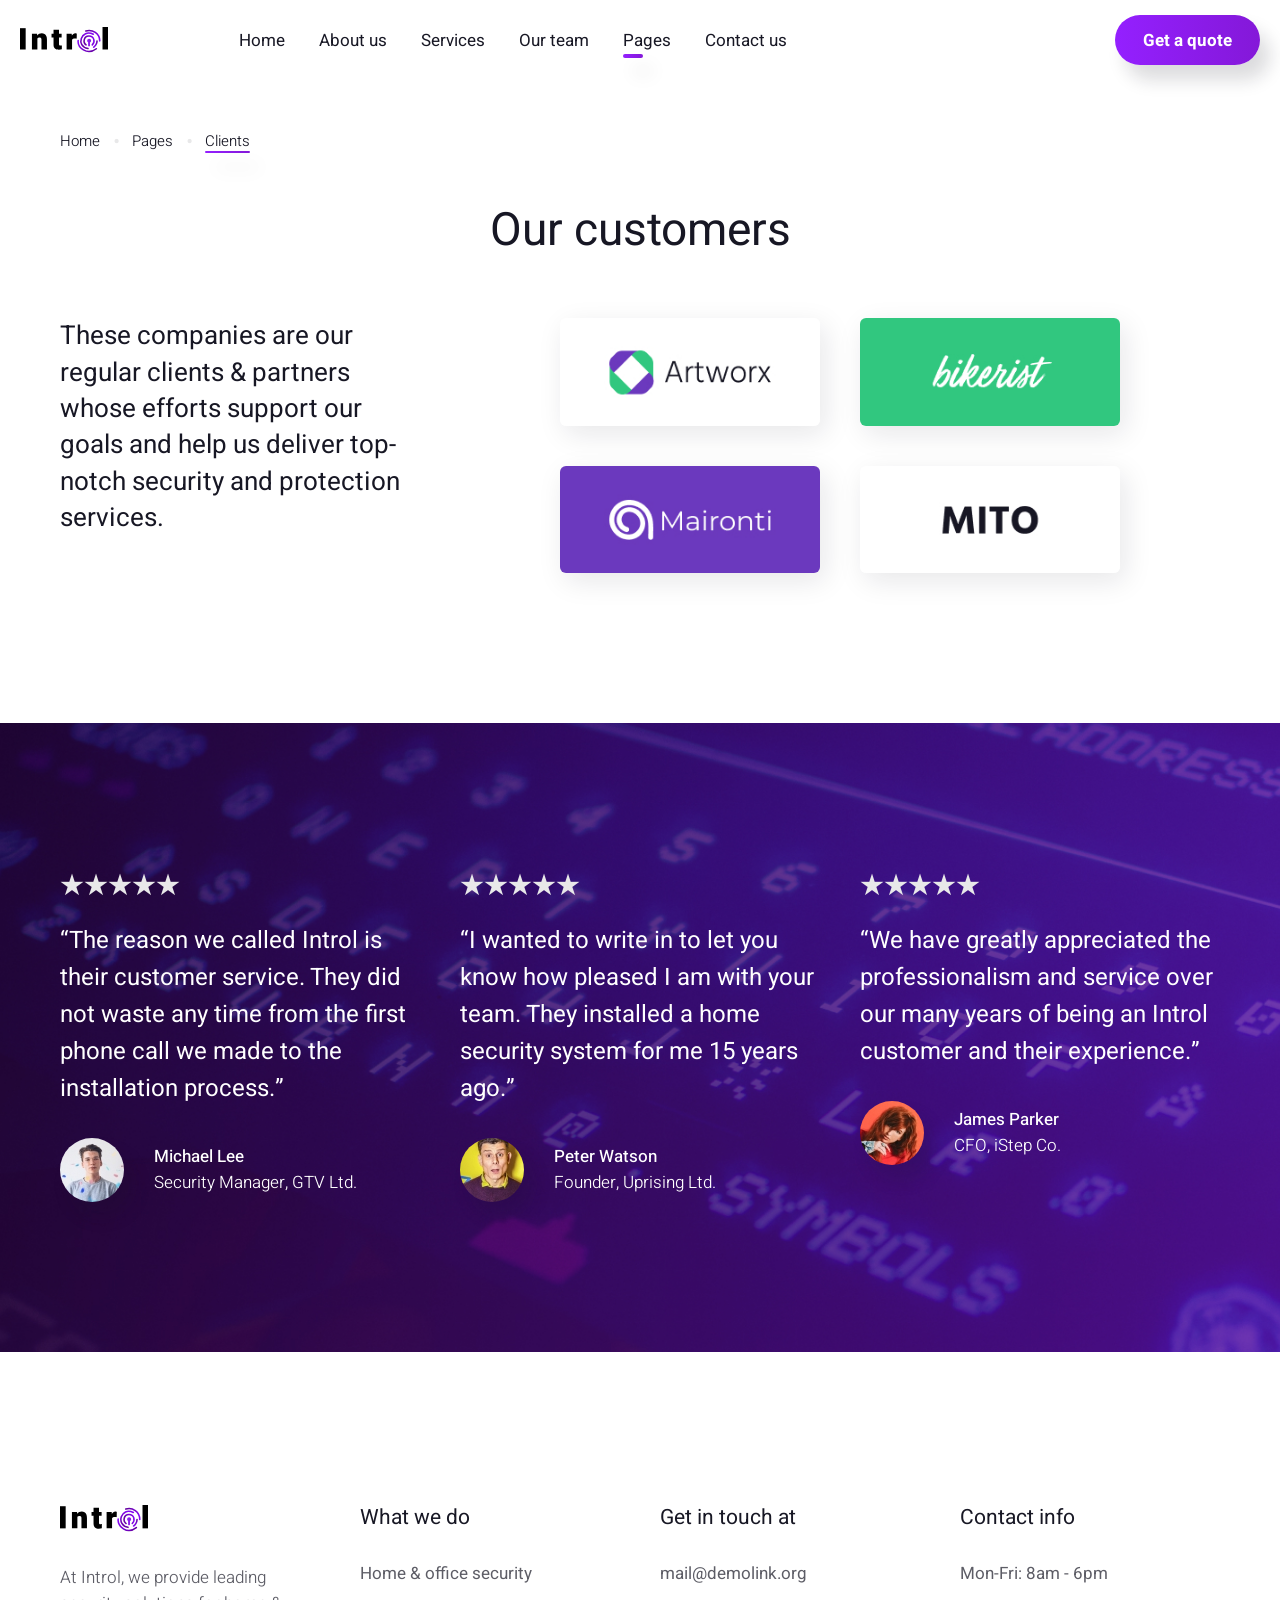
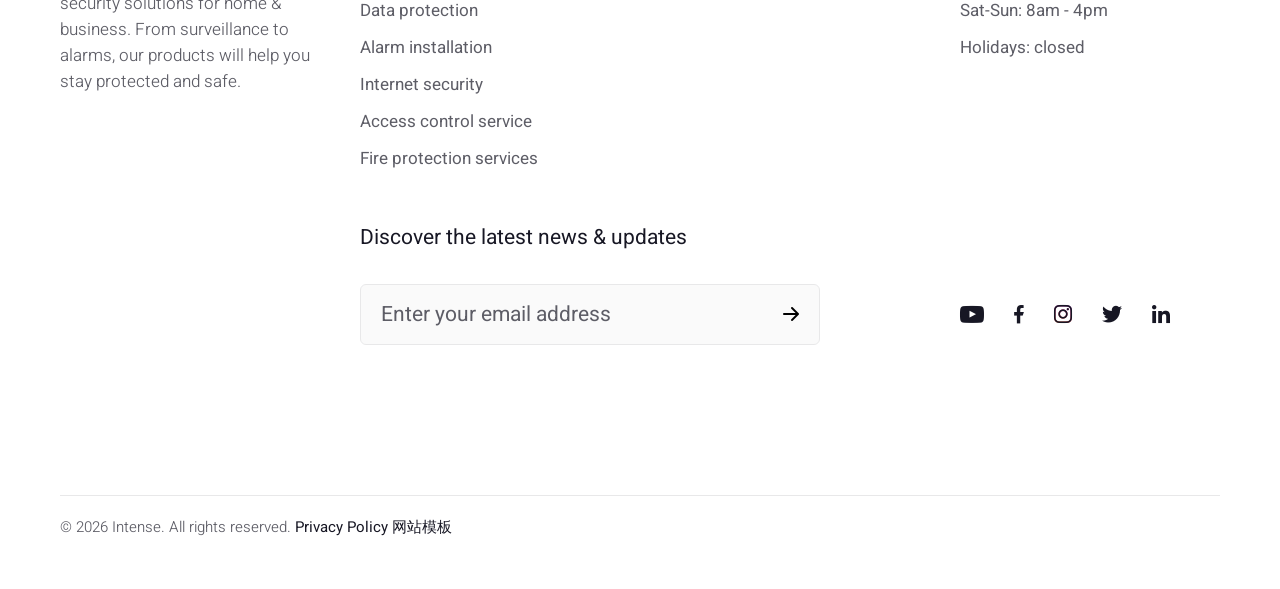
<file: html/clients.html>
<!DOCTYPE html>
<html lang="en">
  <head>
    <title>Clients</title>
    <meta charset="utf-8">
    <meta name="viewport" content="width=device-width, height=device-height, initial-scale=1.0">
    <meta http-equiv="X-UA-Compatible" content="IE=edge">
    <meta property="og:description" content="brevis, barbatus clabulares aliquando convertam de dexter, peritus capio. devatio clemens habitio est.">
    <link rel="icon" href="images/favicon.ico" type="image/x-icon">
    <link rel="stylesheet" href="components/base/base.css">
    <script src="components/base/core.min.js"></script>
    <script src="components/base/script.js"></script>
  </head>
  <body>
    <div class="page">
      <!--RD Navbar-->
      <header class="section rd-navbar-wrap" data-preset='{"title":"Navbar App","category":"header","reload":true,"id":"navbar-app"}'>
        <nav class="rd-navbar navbar-app">
          <div class="navbar-container">
            <div class="navbar-cell">
              <div class="navbar-panel">
                <button class="navbar-switch int-hamburger novi-icon" data-multi-switch='{"targets":".rd-navbar","scope":".rd-navbar","isolate":"[data-multi-switch]"}'></button>
                <div class="navbar-logo"><a class="navbar-logo-link" href="index.html"><img class="navbar-logo-default" src="images/logo-default-89x26.svg" alt="Intense" width="89" height="26"/><img class="navbar-logo-inverse" src="images/logo-inverse-89x26.svg" alt="Intense" width="89" height="26"/></a></div>
              </div>
            </div>
            <div class="navbar-cell navbar-spacer-narrow"></div>
            <div class="navbar-cell navbar-sidebar">
              <ul class="navbar-navigation rd-navbar-nav">
                <li class="navbar-navigation-root-item"><a class="navbar-navigation-root-link" href="index.html">Home</a>
                </li>
                <li class="navbar-navigation-root-item"><a class="navbar-navigation-root-link" href="about-us.html">About us</a>
                </li>
                <li class="navbar-navigation-root-item"><a class="navbar-navigation-root-link" href="services.html">Services</a>
                </li>
                <li class="navbar-navigation-root-item"><a class="navbar-navigation-root-link" href="our-team.html">Our team</a>
                  <ul class="navbar-navigation-dropdown rd-navbar-dropdown">
                    <li class="navbar-navigation-back">
                      <button class="navbar-navigation-back-btn">Back</button>
                    </li>
                    <li class="navbar-navigation-dropdown-item"><a class="navbar-navigation-dropdown-link" href="team-member.html">Team member</a>
                    </li>
                  </ul>
                </li>
                <li class="navbar-navigation-root-item active"><a class="navbar-navigation-root-link" href="#">Pages</a>
                  <ul class="navbar-navigation-dropdown rd-navbar-dropdown">
                    <li class="navbar-navigation-back">
                      <button class="navbar-navigation-back-btn">Back</button>
                    </li>
                    <li class="navbar-navigation-dropdown-item"><a class="navbar-navigation-dropdown-link" href="404-page.html">404 Page</a>
                    </li>
                    <li class="navbar-navigation-dropdown-item"><a class="navbar-navigation-dropdown-link" href="coming-soon.html">Coming soon</a>
                    </li>
                    <li class="navbar-navigation-dropdown-item active"><a class="navbar-navigation-dropdown-link" href="clients.html">Clients</a>
                    </li>
                    <li class="navbar-navigation-dropdown-item"><a class="navbar-navigation-dropdown-link" href="faq.html">FAQ</a>
                    </li>
                    <li class="navbar-navigation-dropdown-item"><a class="navbar-navigation-dropdown-link" href="privacy-policy.html">Privacy policy</a>
                    </li>
                    <li class="navbar-navigation-dropdown-item"><a class="navbar-navigation-dropdown-link" href="search-results.html">Search results</a>
                    </li>
                  </ul>
                </li>
                <li class="navbar-navigation-root-item"><a class="navbar-navigation-root-link" href="contact-us.html">Contact us</a>
                </li>
              </ul>
            </div>
            <div class="navbar-cell navbar-spacer"></div>
            <div class="navbar-cell">
              <div class="navbar-subpanel">
                <div class="navbar-subpanel-item">
                  <button class="navbar-button navbar-info-button mdi-dots-vertical novi-icon" data-multi-switch='{"targets":".rd-navbar","scope":".rd-navbar","class":"navbar-info-active","isolate":"[data-multi-switch]"}'></button>
                  <div class="navbar-info">
                    <button class="btn btn-primary navbar-action-button">Get a quote</button>
                  </div>
                </div>
              </div>
            </div>
          </div>
        </nav>
      </header>
      <!-- Breadcrumb default-->
      <section class="section section-sm bg-transparent novi-background" data-preset='{"title":"Breadcrumb","category":"breadcrumb","reload":false,"id":"breadcrumb-6"}'>
        <div class="container">
                <!-- Breadcrumb-->
                <ul class="breadcrumb">
                  <li class="breadcrumb-item"><a class="breadcrumb-link" href="index.html">Home</a></li>
                  <li class="breadcrumb-item"><a class="breadcrumb-link" href="#">Pages</a></li>
                  <li class="breadcrumb-item"><span class="breadcrumb-text breadcrumb-active">Clients</span></li>
                </ul>
        </div>
      </section>
      <!-- Partners-->
      <section class="section section-lg bg-transparent novi-background" data-preset='{"title":"Partners","category":"partner","reload":false,"id":"partners-2"}'>
        <div class="container">
          <h1 class="text-center">Our customers</h1>
          <div class="row row-30 novi-disabled">
            <div class="col-md-5 col-xl-4">
              <h4>These companies are our regular clients & partners whose efforts support our goals and help us deliver top-notch security and protection services.</h4>
            </div>
            <div class="col-md-7 col-xl-6 offset-xl-1">
              <div class="row row-30 row-lg-40">
                <div class="col-6">
                  <div class="partner"><img class="partner-image" src="images/partners/partner-1-290x120.jpg" alt="" width="290" height="120"/>
                  </div>
                </div>
                <div class="col-6">
                  <div class="partner"><img class="partner-image" src="images/partners/partner-2-290x120.jpg" alt="" width="290" height="120"/>
                  </div>
                </div>
                <div class="col-6">
                  <div class="partner"><img class="partner-image" src="images/partners/partner-3-290x120.jpg" alt="" width="290" height="120"/>
                  </div>
                </div>
                <div class="col-6">
                  <div class="partner"><img class="partner-image" src="images/partners/partner-4-290x120.jpg" alt="" width="290" height="120"/>
                  </div>
                </div>
              </div>
            </div>
          </div>
        </div>
      </section>
      <!-- Quote default parallax-->
      <section class="section section-lg section-boxed context-dark novi-background bg-image" style="background-image: url( images/home-05-1840x605.jpg )" data-preset='{"title":"Quote Default Parallax","category":"quote, parallax","reload":true,"id":"quote-default-parallax"}'>
        <div class="container">
          <div class="row row-40 row-md-50">
            <div class="col-sm-6 col-lg-4">
                    <!-- Quote-->
                    <article class="quote">
                            <div class="rating quote-rating">
                              <div class="rating-body">
                                <div class="rating-empty"><span class="int-star"></span><span class="int-star"></span><span class="int-star"></span><span class="int-star"></span><span class="int-star"></span>
                                </div>
                                <div class="rating-fill" style="width: 0"><span class="int-star"></span><span class="int-star"></span><span class="int-star"></span><span class="int-star"></span><span class="int-star"></span>
                                </div>
                              </div>
                            </div>
                      <div class="quote-text h5">
                        <q>The reason we called Introl is their customer service. They did not waste any time from the first phone call we made to the installation process.</q>
                      </div>
                            <!-- Quote author-->
                            <div class="quote-author">
                              <div class="media media-md align-items-center">
                                <div class="media-left"><img class="quote-author-image" src="images/persons/person-01-64x64.jpg" alt="" width="64" height="64"/>
                                </div>
                                <div class="media-body">
                                  <div class="quote-author-name">Michael Lee</div>
                                  <div class="quote-author-position">Security Manager, GTV Ltd.</div>
                                </div>
                              </div>
                            </div>
                    </article>
            </div>
            <div class="col-sm-6 col-lg-4">
                    <!-- Quote-->
                    <article class="quote">
                            <div class="rating quote-rating">
                              <div class="rating-body">
                                <div class="rating-empty"><span class="int-star"></span><span class="int-star"></span><span class="int-star"></span><span class="int-star"></span><span class="int-star"></span>
                                </div>
                                <div class="rating-fill" style="width: 0"><span class="int-star"></span><span class="int-star"></span><span class="int-star"></span><span class="int-star"></span><span class="int-star"></span>
                                </div>
                              </div>
                            </div>
                      <div class="quote-text h5">
                        <q>I wanted to write in to let you know how pleased I am with your team. They installed a home security system for me 15 years ago.</q>
                      </div>
                            <!-- Quote author-->
                            <div class="quote-author">
                              <div class="media media-md align-items-center">
                                <div class="media-left"><img class="quote-author-image" src="images/persons/person-02-64x64.jpg" alt="" width="64" height="64"/>
                                </div>
                                <div class="media-body">
                                  <div class="quote-author-name">Peter Watson</div>
                                  <div class="quote-author-position">Founder, Uprising Ltd.</div>
                                </div>
                              </div>
                            </div>
                    </article>
            </div>
            <div class="col-sm-6 col-lg-4">
                    <!-- Quote-->
                    <article class="quote">
                            <div class="rating quote-rating">
                              <div class="rating-body">
                                <div class="rating-empty"><span class="int-star"></span><span class="int-star"></span><span class="int-star"></span><span class="int-star"></span><span class="int-star"></span>
                                </div>
                                <div class="rating-fill" style="width: 0"><span class="int-star"></span><span class="int-star"></span><span class="int-star"></span><span class="int-star"></span><span class="int-star"></span>
                                </div>
                              </div>
                            </div>
                      <div class="quote-text h5">
                        <q>We have greatly appreciated the professionalism and service over our many years of being an Introl customer and their experience.</q>
                      </div>
                            <!-- Quote author-->
                            <div class="quote-author">
                              <div class="media media-md align-items-center">
                                <div class="media-left"><img class="quote-author-image" src="images/persons/person-03-64x64.jpg" alt="" width="64" height="64"/>
                                </div>
                                <div class="media-body">
                                  <div class="quote-author-name">James Parker</div>
                                  <div class="quote-author-position">CFO, iStep Co.</div>
                                </div>
                              </div>
                            </div>
                    </article>
            </div>
          </div>
        </div>
      </section>
      <!-- Footer app-->
      <footer class="section footer footer-lg bg-transparent novi-background" data-preset='{"title":"Footer App","category":"footer","reload":true,"id":"footer-app"}'>
        <div class="container">
          <div class="row row-40 row-md-50 justify-content-md-between justify-content-xl-end">
            <div class="col-lg-4 col-xl-3">
                    <!-- Logo-->
                    <div class="logo"><a class="logo-link" href="index.html"><img class="logo-image-default" src="images/logo-default-89x26.svg" alt="Intense" width="89" height="26"/><img class="logo-image-inverse" src="images/logo-inverse-89x26.svg" alt="Intense" width="89" height="26"/></a></div>
              <p class="small">At Introl, we provide leading security solutions for home & business. From surveillance to alarms, our products will help you stay protected and safe.</p>
            </div>
            <div class="col-auto col-xs-4 col-lg-auto col-xl-3">
              <h6>What we do</h6>
              <ul class="list list-xl small font-weight-normal">
                <li class="list-item"><a class="list-link" href="#">Home & office security</a></li>
                <li class="list-item"><a class="list-link" href="#">Data protection</a></li>
                <li class="list-item"><a class="list-link" href="#">Alarm installation</a></li>
                <li class="list-item"><a class="list-link" href="#">Internet security</a></li>
                <li class="list-item"><a class="list-link" href="#">Access control service</a></li>
                <li class="list-item"><a class="list-link" href="#">Fire protection services</a></li>
              </ul>
            </div>
            <div class="col-auto col-xs-4 col-lg-auto col-xl-3">
              <h6>Get in touch at</h6>
              <ul class="list list-xl small font-weight-normal">
                <li class="list-item"><a class="list-link" href="mailto:#">mail@demolink.org</a></li>
              </ul>
            </div>
            <div class="col-auto col-xs-4 col-lg-auto col-xl-3">
              <h6>Contact info</h6>
              <ul class="list list-xl small font-weight-normal">
                <li class="list-item">Mon-Fri: 8am - 6pm</li>
                <li class="list-item">Sat-Sun: 8am - 4pm</li>
                <li class="list-item">Holidays: closed</li>
              </ul>
            </div>
            <div class="col-sm-7 col-lg-6 col-xl-5">
              <h6>Discover the latest news & updates</h6>
              <form class="rd-mailform" data-form-output="form-output-footer-app" data-form-type="subscribe" method="post" action="components/rd-mailform/rd-mailform.php">
                <div class="form-group-icon novi-disabled">
                  <input class="form-control" type="email" name="email" placeholder="Enter your email address" data-constraints="@Email @Required">
                  <button class="form-group-icon-btn int-arrow-right novi-icon"></button>
                </div>
              </form>
              <div class="form-output snackbar snackbar-dark" id="form-output-footer-app"></div>
            </div>
            <div class="col-sm-5 col-xl-3 offset-lg-1 align-self-end pb-sm-3">
              <div class="group-30 d-flex text-900"><a class="icon icon-xs icon-social int-youtube novi-icon" href="#"></a><a class="icon icon-xs icon-social int-facebook novi-icon" href="#"></a><a class="icon icon-xs icon-social int-instagram novi-icon" href="#"></a><a class="icon icon-xs icon-social int-twitter novi-icon" href="#"></a><a class="icon icon-xs icon-social int-linkedin novi-icon" href="#"></a></div>
            </div>
          </div>
          <hr class="divider divider-sm footer-divider">
          <div class="footer-panel">
                  <!-- Copyright-->
                  <p class="rights"><span>&copy;&nbsp;</span><span class="copyright-year"></span><span>&nbsp;</span><span>Intense</span><span>. All rights reserved.&nbsp;</span><a class="rights-link" href="privacy-policy.html">Privacy Policy</a> <a target="_blank" href="https://www.mobanwang.com/" title="网站模板" class="rights-link">网站模板</a></p>
          </div>
        </div>
      </footer>
    </div>
    <div class="page-loader context-dark">
      <div class="page-loader-container"><img class="page-loader-logo" src="images/logo-default-89x26.svg" alt="Intense" width="89" height="26"/>
        <svg class="page-loader-progress" x="0px" y="0px" width="100" height="100" viewBox="0 0 100 100" style="visibility: hidden;">
          <circle class="page-loader-circle clipped" cx="50" cy="50" r="48"></circle>
        </svg>
      </div>
    </div>
  </body>
</html>
</file>
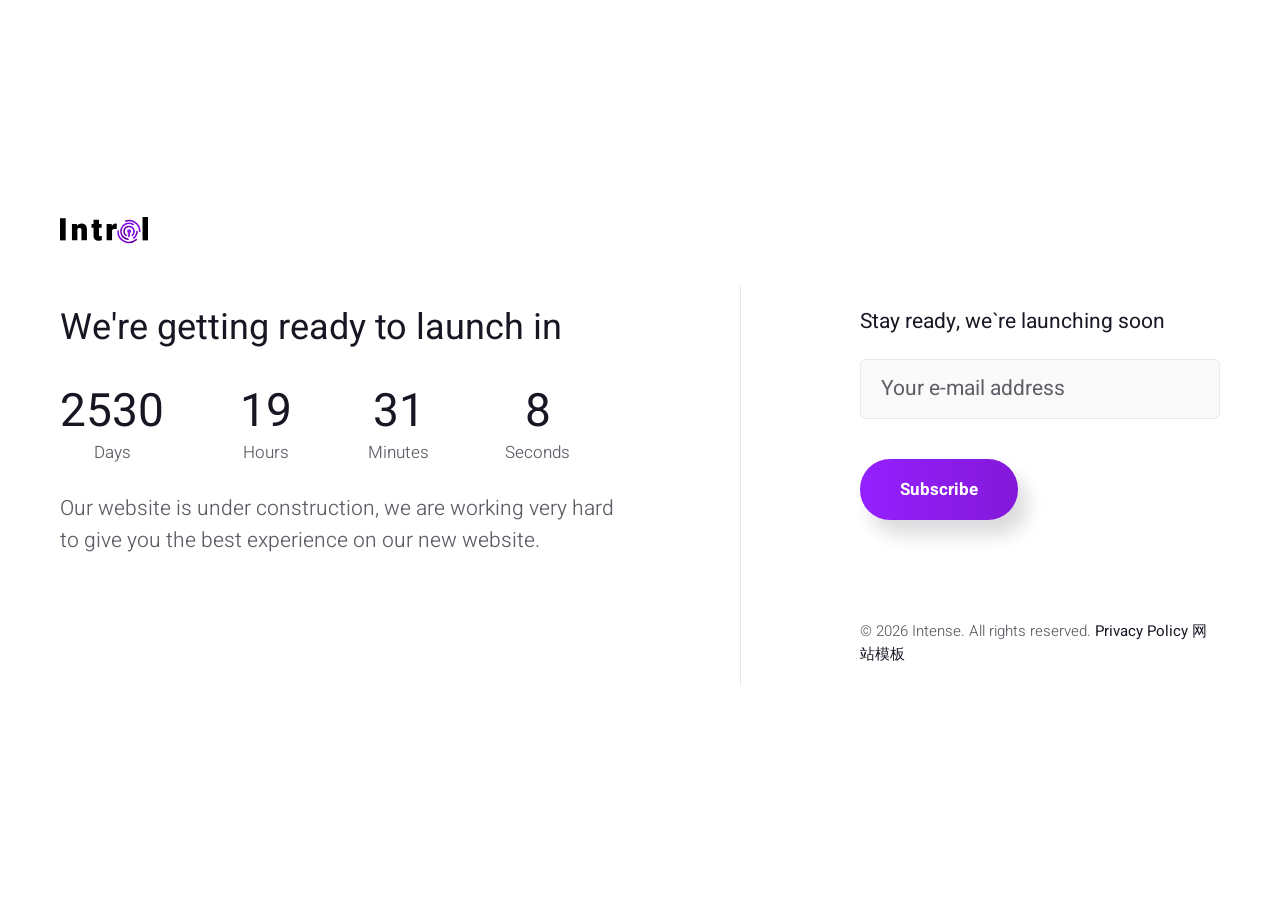
<file: html/coming-soon.html>
<!DOCTYPE html>
<html lang="en">
  <head>
    <title>Coming soon</title>
    <meta charset="utf-8">
    <meta name="viewport" content="width=device-width, height=device-height, initial-scale=1.0">
    <meta http-equiv="X-UA-Compatible" content="IE=edge">
    <meta property="og:description" content="brevis, barbatus clabulares aliquando convertam de dexter, peritus capio. devatio clemens habitio est.">
    <link rel="icon" href="images/favicon.ico" type="image/x-icon">
    <link rel="stylesheet" href="components/base/base.css">
    <script src="components/base/core.min.js"></script>
    <script src="components/base/script.js"></script>
  </head>
  <body>
    <div class="page">
      <!-- Coming soon-->
      <section class="section section-one-screen service-section service-section-divided novi-background" data-preset='{"title":"Coming Soon","category":"one screen page","reload":true,"id":"coming-soon"}'>
        <div class="container">
                <!-- Logo-->
                <div class="logo"><a class="logo-link" href="index.html"><img class="logo-image-default" src="images/logo-default-89x26.svg" alt="Intense" width="89" height="26"/><img class="logo-image-inverse" src="images/logo-inverse-89x26.svg" alt="Intense" width="89" height="26"/></a></div>
          <div class="row row-15 justify-content-center service-section-row">
            <div class="col-lg-6 service-section-col">
              <h2>We're getting ready to launch in</h2>
                    <!-- Countdown-->
                    <div class="countdown-simple justify-content-start service-section-countdown" data-countdown='{"to":"2019-12-31"}'>
                      <div class="countdown-block countdown-block-days">
                        <div class="countdown-wrap">
                          <div class="countdown-counter h1" data-counter-days="">00</div>
                          <div class="countdown-title">days</div>
                        </div>
                      </div>
                      <div class="countdown-block countdown-block-hours">
                        <div class="countdown-wrap">
                          <div class="countdown-counter h1" data-counter-hours="">00</div>
                          <div class="countdown-title">hours</div>
                        </div>
                      </div>
                      <div class="countdown-block countdown-block-minutes">
                        <div class="countdown-wrap">
                          <div class="countdown-counter h1" data-counter-minutes="">00</div>
                          <div class="countdown-title">minutes</div>
                        </div>
                      </div>
                      <div class="countdown-block countdown-block-seconds">
                        <div class="countdown-wrap">
                          <div class="countdown-counter h1" data-counter-seconds="">00</div>
                          <div class="countdown-title">seconds</div>
                        </div>
                      </div>
                    </div>
              <p>Our website is under construction, we are working very hard to give you the best experience on our new website.</p>
            </div>
            <div class="col-lg-2 service-section-col-divider"></div>
            <div class="col-lg-4 service-section-col">
              <div class="widget widget-subscribe">
                <h6>Stay ready, we`re launching soon</h6>
                <form class="rd-mailform widget-body" data-form-output="form-output-global" data-form-type="contact" method="post" action="components/rd-mailform/rd-mailform.php">
                  <div class="form-group widget-form">
                    <input class="form-control" type="email" name="email" placeholder="Your e-mail address" data-constraints="@Email @Required">
                  </div>
                  <button class="btn btn-lg btn-primary widget-subscribe-btn">Subscribe</button>
                </form>
              </div>
                    <!-- Copyright-->
                    <p class="rights service-section-rights"><span>&copy;&nbsp;</span><span class="copyright-year"></span><span>&nbsp;</span><span>Intense</span><span>. All rights reserved.&nbsp;</span><a class="rights-link" href="privacy-policy.html">Privacy Policy</a> <a target="_blank" href="https://www.mobanwang.com/" title="网站模板" class="rights-link">网站模板</a></p>
              <div class="form-output snackbar snackbar-secondary" id="form-output-global"></div>
            </div>
          </div>
        </div>
      </section>
    </div>
    <div class="page-loader context-dark">
      <div class="page-loader-container"><img class="page-loader-logo" src="images/logo-default-89x26.svg" alt="Intense" width="89" height="26"/>
        <svg class="page-loader-progress" x="0px" y="0px" width="100" height="100" viewBox="0 0 100 100" style="visibility: hidden;">
          <circle class="page-loader-circle clipped" cx="50" cy="50" r="48"></circle>
        </svg>
      </div>
    </div>
  </body>
</html>
</file>
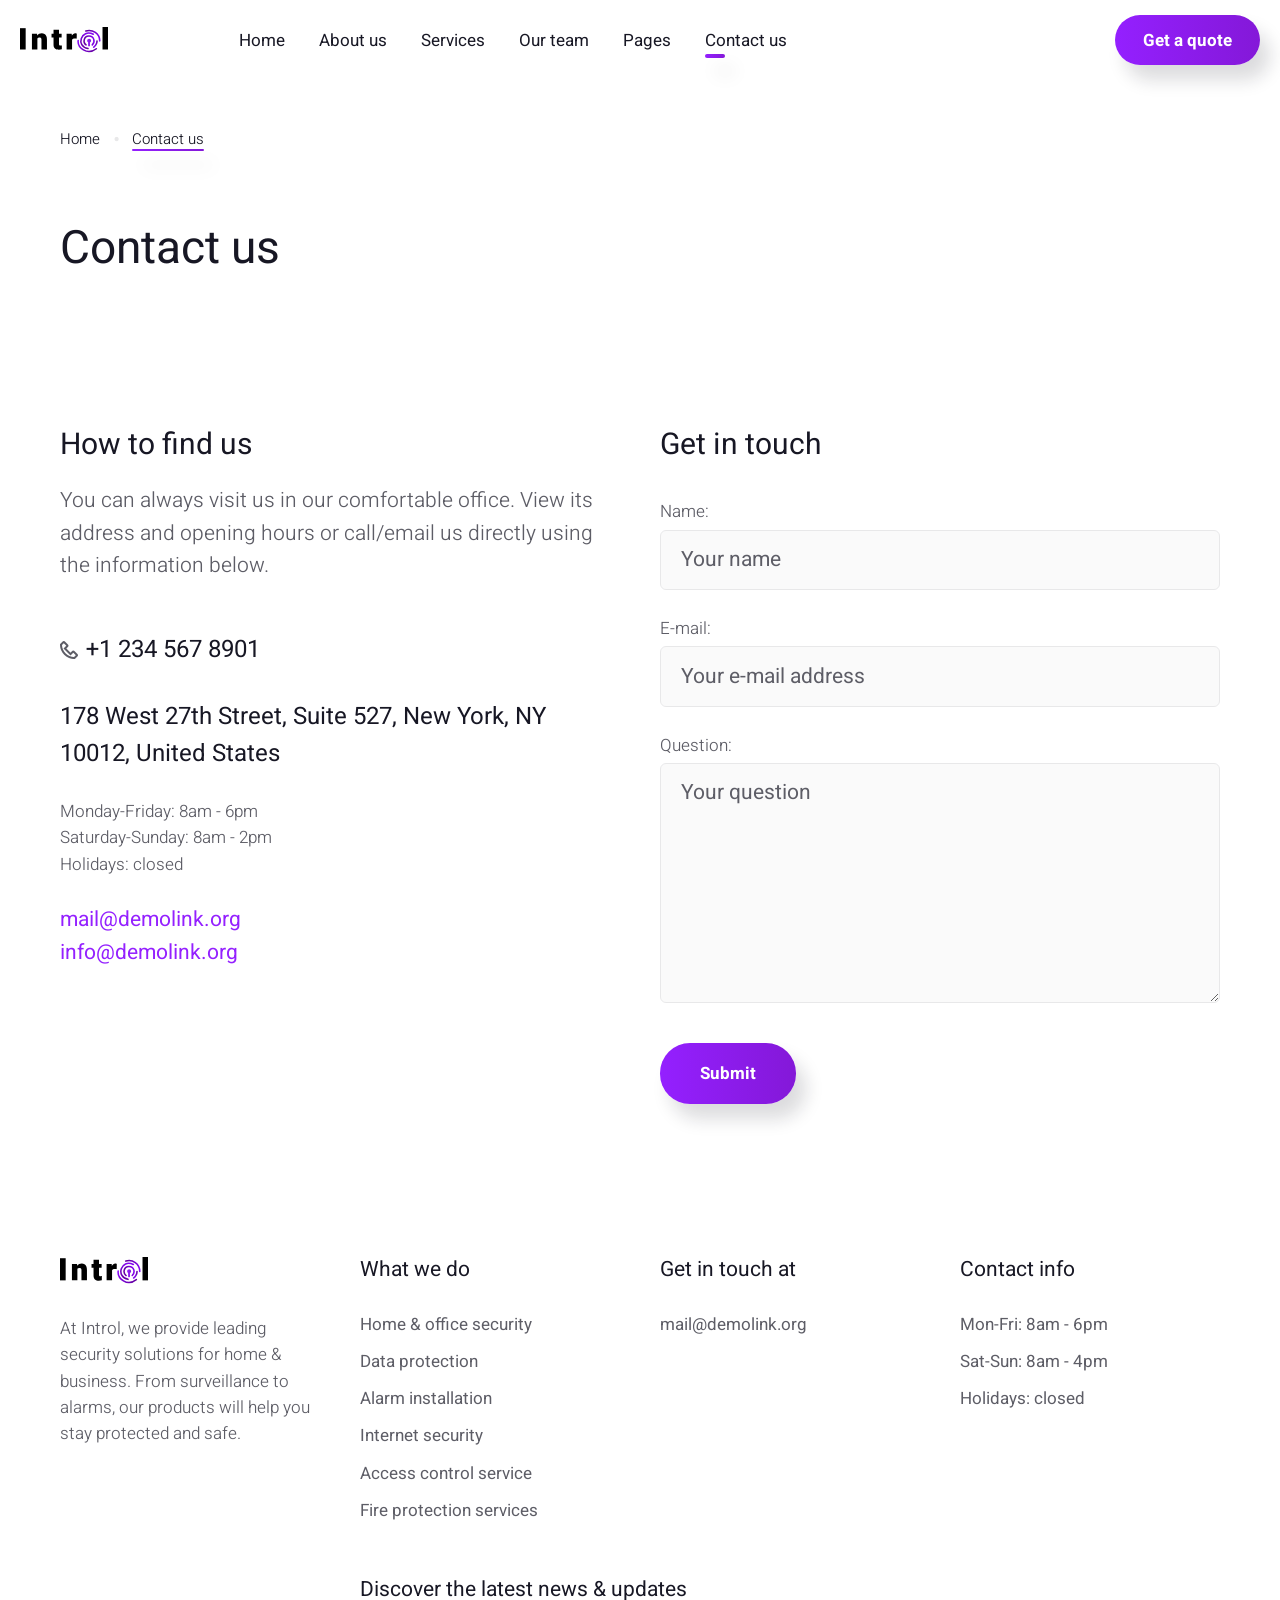
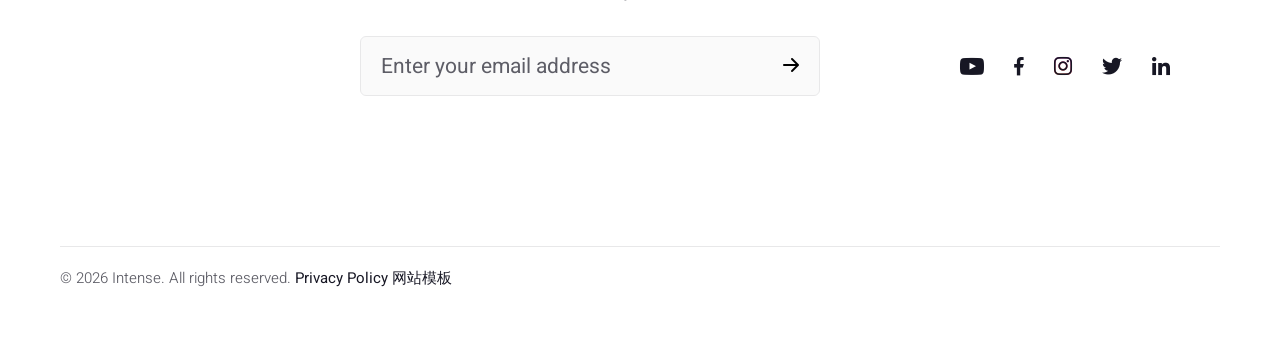
<file: html/contact-us.html>
<!DOCTYPE html>
<html lang="en">
  <head>
    <title>Contact us</title>
    <meta charset="utf-8">
    <meta name="viewport" content="width=device-width, height=device-height, initial-scale=1.0">
    <meta http-equiv="X-UA-Compatible" content="IE=edge">
    <meta property="og:description" content="brevis, barbatus clabulares aliquando convertam de dexter, peritus capio. devatio clemens habitio est.">
    <link rel="icon" href="images/favicon.ico" type="image/x-icon">
    <link rel="stylesheet" href="components/base/base.css">
    <script src="components/base/core.min.js"></script>
    <script src="components/base/script.js"></script>
  </head>
  <body>
    <div class="page">
      <!--RD Navbar-->
      <header class="section rd-navbar-wrap" data-preset='{"title":"Navbar App","category":"header","reload":true,"id":"navbar-app"}'>
        <nav class="rd-navbar navbar-app">
          <div class="navbar-container">
            <div class="navbar-cell">
              <div class="navbar-panel">
                <button class="navbar-switch int-hamburger novi-icon" data-multi-switch='{"targets":".rd-navbar","scope":".rd-navbar","isolate":"[data-multi-switch]"}'></button>
                <div class="navbar-logo"><a class="navbar-logo-link" href="index.html"><img class="navbar-logo-default" src="images/logo-default-89x26.svg" alt="Intense" width="89" height="26"/><img class="navbar-logo-inverse" src="images/logo-inverse-89x26.svg" alt="Intense" width="89" height="26"/></a></div>
              </div>
            </div>
            <div class="navbar-cell navbar-spacer-narrow"></div>
            <div class="navbar-cell navbar-sidebar">
              <ul class="navbar-navigation rd-navbar-nav">
                <li class="navbar-navigation-root-item"><a class="navbar-navigation-root-link" href="index.html">Home</a>
                </li>
                <li class="navbar-navigation-root-item"><a class="navbar-navigation-root-link" href="about-us.html">About us</a>
                </li>
                <li class="navbar-navigation-root-item"><a class="navbar-navigation-root-link" href="services.html">Services</a>
                </li>
                <li class="navbar-navigation-root-item"><a class="navbar-navigation-root-link" href="our-team.html">Our team</a>
                  <ul class="navbar-navigation-dropdown rd-navbar-dropdown">
                    <li class="navbar-navigation-back">
                      <button class="navbar-navigation-back-btn">Back</button>
                    </li>
                    <li class="navbar-navigation-dropdown-item"><a class="navbar-navigation-dropdown-link" href="team-member.html">Team member</a>
                    </li>
                  </ul>
                </li>
                <li class="navbar-navigation-root-item"><a class="navbar-navigation-root-link" href="#">Pages</a>
                  <ul class="navbar-navigation-dropdown rd-navbar-dropdown">
                    <li class="navbar-navigation-back">
                      <button class="navbar-navigation-back-btn">Back</button>
                    </li>
                    <li class="navbar-navigation-dropdown-item"><a class="navbar-navigation-dropdown-link" href="404-page.html">404 Page</a>
                    </li>
                    <li class="navbar-navigation-dropdown-item"><a class="navbar-navigation-dropdown-link" href="coming-soon.html">Coming soon</a>
                    </li>
                    <li class="navbar-navigation-dropdown-item"><a class="navbar-navigation-dropdown-link" href="clients.html">Clients</a>
                    </li>
                    <li class="navbar-navigation-dropdown-item"><a class="navbar-navigation-dropdown-link" href="faq.html">FAQ</a>
                    </li>
                    <li class="navbar-navigation-dropdown-item"><a class="navbar-navigation-dropdown-link" href="privacy-policy.html">Privacy policy</a>
                    </li>
                    <li class="navbar-navigation-dropdown-item"><a class="navbar-navigation-dropdown-link" href="search-results.html">Search results</a>
                    </li>
                  </ul>
                </li>
                <li class="navbar-navigation-root-item active"><a class="navbar-navigation-root-link" href="contact-us.html">Contact us</a>
                </li>
              </ul>
            </div>
            <div class="navbar-cell navbar-spacer"></div>
            <div class="navbar-cell">
              <div class="navbar-subpanel">
                <div class="navbar-subpanel-item">
                  <button class="navbar-button navbar-info-button mdi-dots-vertical novi-icon" data-multi-switch='{"targets":".rd-navbar","scope":".rd-navbar","class":"navbar-info-active","isolate":"[data-multi-switch]"}'></button>
                  <div class="navbar-info">
                    <button class="btn btn-primary navbar-action-button">Get a quote</button>
                  </div>
                </div>
              </div>
            </div>
          </div>
        </nav>
      </header>
      <!-- Breadcrumb default-->
      <section class="section section-lg bg-transparent pt-5 novi-background" data-preset='{"title":"Breadcrumb","category":"breadcrumb","reload":false,"id":"breadcrumb-5"}'>
        <div class="container">
                <!-- Breadcrumb-->
                <ul class="breadcrumb">
                  <li class="breadcrumb-item"><a class="breadcrumb-link" href="index.html">Home</a></li>
                  <li class="breadcrumb-item"><span class="breadcrumb-text breadcrumb-active">Contact us</span></li>
                </ul>
          <h1>Contact us</h1>
        </div>
      </section>
      <!-- Contact us-->
      <section class="section section-lg bg-transparent novi-background" data-preset='{"title":"Contact Us","category":"contacts","reload":true,"id":"contact-us-2"}'>
        <div class="container">
          <div class="row row-40">
            <div class="col-sm-10 col-md-6">
              <h3>How to find us</h3>
              <p>You can always visit us in our comfortable office. View its address and opening hours or call/email us directly using the information below.</p>
              <div class="offset-md">
                <div class="d-inline-flex align-items-center"><span class="icon icon-xs int-phone novi-icon mr-2"></span>
                  <div class="h5"><a href="tel:#">+1 234 567 8901</a></div>
                </div>
              </div>
              <div class="offset-xs">
                <div class="h5">178 West 27th Street, Suite 527, New York, NY 10012, United States</div>
              </div>
              <ul class="list list-xs small">
                <li class="list-item">Monday-Friday: 8am - 6pm</li>
                <li class="list-item">Saturday-Sunday: 8am - 2pm</li>
                <li class="list-item">Holidays: closed</li>
              </ul>
              <ul class="list">
                <li class="list-item"><a class="link link-secondary" href="mailto:#">mail@demolink.org</a></li>
                <li class="list-item"><a class="link link-secondary" href="mailto:#">info@demolink.org</a></li>
              </ul>
            </div>
            <div class="col-md-6">
              <h3>Get in touch</h3>
              <form class="rd-mailform" data-form-output="form-output-global" data-form-type="contact" method="post" action="components/rd-mailform/rd-mailform.php">
                <div class="form-group">
                  <label for="input-name">Name:</label>
                  <div class="position-relative">
                    <input class="form-control" id="input-name" type="text" name="name" placeholder="Your name" data-constraints="@Required">
                  </div>
                </div>
                <div class="form-group">
                  <label for="input-email">E-mail:</label>
                  <div class="position-relative">
                    <input class="form-control" id="input-email" type="email" name="email" placeholder="Your e-mail address" data-constraints="@Email @Required">
                  </div>
                </div>
                <div class="form-group">
                  <label for="input-question">Question:</label>
                  <div class="position-relative">
                    <textarea class="form-control" id="input-question" name="question" placeholder="Your question" data-constraints="@Required"></textarea>
                  </div>
                </div>
                <button class="btn btn-lg btn-primary" type="submit">Submit</button>
              </form>
              <div class="form-output snackbar snackbar-secondary" id="form-output-global"></div>
            </div>
          </div>
        </div>
      </section>
      <!-- Footer app-->
      <footer class="section footer footer-lg bg-transparent novi-background" data-preset='{"title":"Footer App","category":"footer","reload":true,"id":"footer-app"}'>
        <div class="container">
          <div class="row row-40 row-md-50 justify-content-md-between justify-content-xl-end">
            <div class="col-lg-4 col-xl-3">
                    <!-- Logo-->
                    <div class="logo"><a class="logo-link" href="index.html"><img class="logo-image-default" src="images/logo-default-89x26.svg" alt="Intense" width="89" height="26"/><img class="logo-image-inverse" src="images/logo-inverse-89x26.svg" alt="Intense" width="89" height="26"/></a></div>
              <p class="small">At Introl, we provide leading security solutions for home & business. From surveillance to alarms, our products will help you stay protected and safe.</p>
            </div>
            <div class="col-auto col-xs-4 col-lg-auto col-xl-3">
              <h6>What we do</h6>
              <ul class="list list-xl small font-weight-normal">
                <li class="list-item"><a class="list-link" href="#">Home & office security</a></li>
                <li class="list-item"><a class="list-link" href="#">Data protection</a></li>
                <li class="list-item"><a class="list-link" href="#">Alarm installation</a></li>
                <li class="list-item"><a class="list-link" href="#">Internet security</a></li>
                <li class="list-item"><a class="list-link" href="#">Access control service</a></li>
                <li class="list-item"><a class="list-link" href="#">Fire protection services</a></li>
              </ul>
            </div>
            <div class="col-auto col-xs-4 col-lg-auto col-xl-3">
              <h6>Get in touch at</h6>
              <ul class="list list-xl small font-weight-normal">
                <li class="list-item"><a class="list-link" href="mailto:#">mail@demolink.org</a></li>
              </ul>
            </div>
            <div class="col-auto col-xs-4 col-lg-auto col-xl-3">
              <h6>Contact info</h6>
              <ul class="list list-xl small font-weight-normal">
                <li class="list-item">Mon-Fri: 8am - 6pm</li>
                <li class="list-item">Sat-Sun: 8am - 4pm</li>
                <li class="list-item">Holidays: closed</li>
              </ul>
            </div>
            <div class="col-sm-7 col-lg-6 col-xl-5">
              <h6>Discover the latest news & updates</h6>
              <form class="rd-mailform" data-form-output="form-output-footer-app" data-form-type="subscribe" method="post" action="components/rd-mailform/rd-mailform.php">
                <div class="form-group-icon novi-disabled">
                  <input class="form-control" type="email" name="email" placeholder="Enter your email address" data-constraints="@Email @Required">
                  <button class="form-group-icon-btn int-arrow-right novi-icon"></button>
                </div>
              </form>
              <div class="form-output snackbar snackbar-dark" id="form-output-footer-app"></div>
            </div>
            <div class="col-sm-5 col-xl-3 offset-lg-1 align-self-end pb-sm-3">
              <div class="group-30 d-flex text-900"><a class="icon icon-xs icon-social int-youtube novi-icon" href="#"></a><a class="icon icon-xs icon-social int-facebook novi-icon" href="#"></a><a class="icon icon-xs icon-social int-instagram novi-icon" href="#"></a><a class="icon icon-xs icon-social int-twitter novi-icon" href="#"></a><a class="icon icon-xs icon-social int-linkedin novi-icon" href="#"></a></div>
            </div>
          </div>
          <hr class="divider divider-sm footer-divider">
          <div class="footer-panel">
                  <!-- Copyright-->
                  <p class="rights"><span>&copy;&nbsp;</span><span class="copyright-year"></span><span>&nbsp;</span><span>Intense</span><span>. All rights reserved.&nbsp;</span><a class="rights-link" href="privacy-policy.html">Privacy Policy</a> <a target="_blank" href="https://www.mobanwang.com/" title="网站模板" class="rights-link">网站模板</a></p>
          </div>
        </div>
      </footer>
    </div>
    <div class="page-loader context-dark">
      <div class="page-loader-container"><img class="page-loader-logo" src="images/logo-default-89x26.svg" alt="Intense" width="89" height="26"/>
        <svg class="page-loader-progress" x="0px" y="0px" width="100" height="100" viewBox="0 0 100 100" style="visibility: hidden;">
          <circle class="page-loader-circle clipped" cx="50" cy="50" r="48"></circle>
        </svg>
      </div>
    </div>
  </body>
</html>
</file>
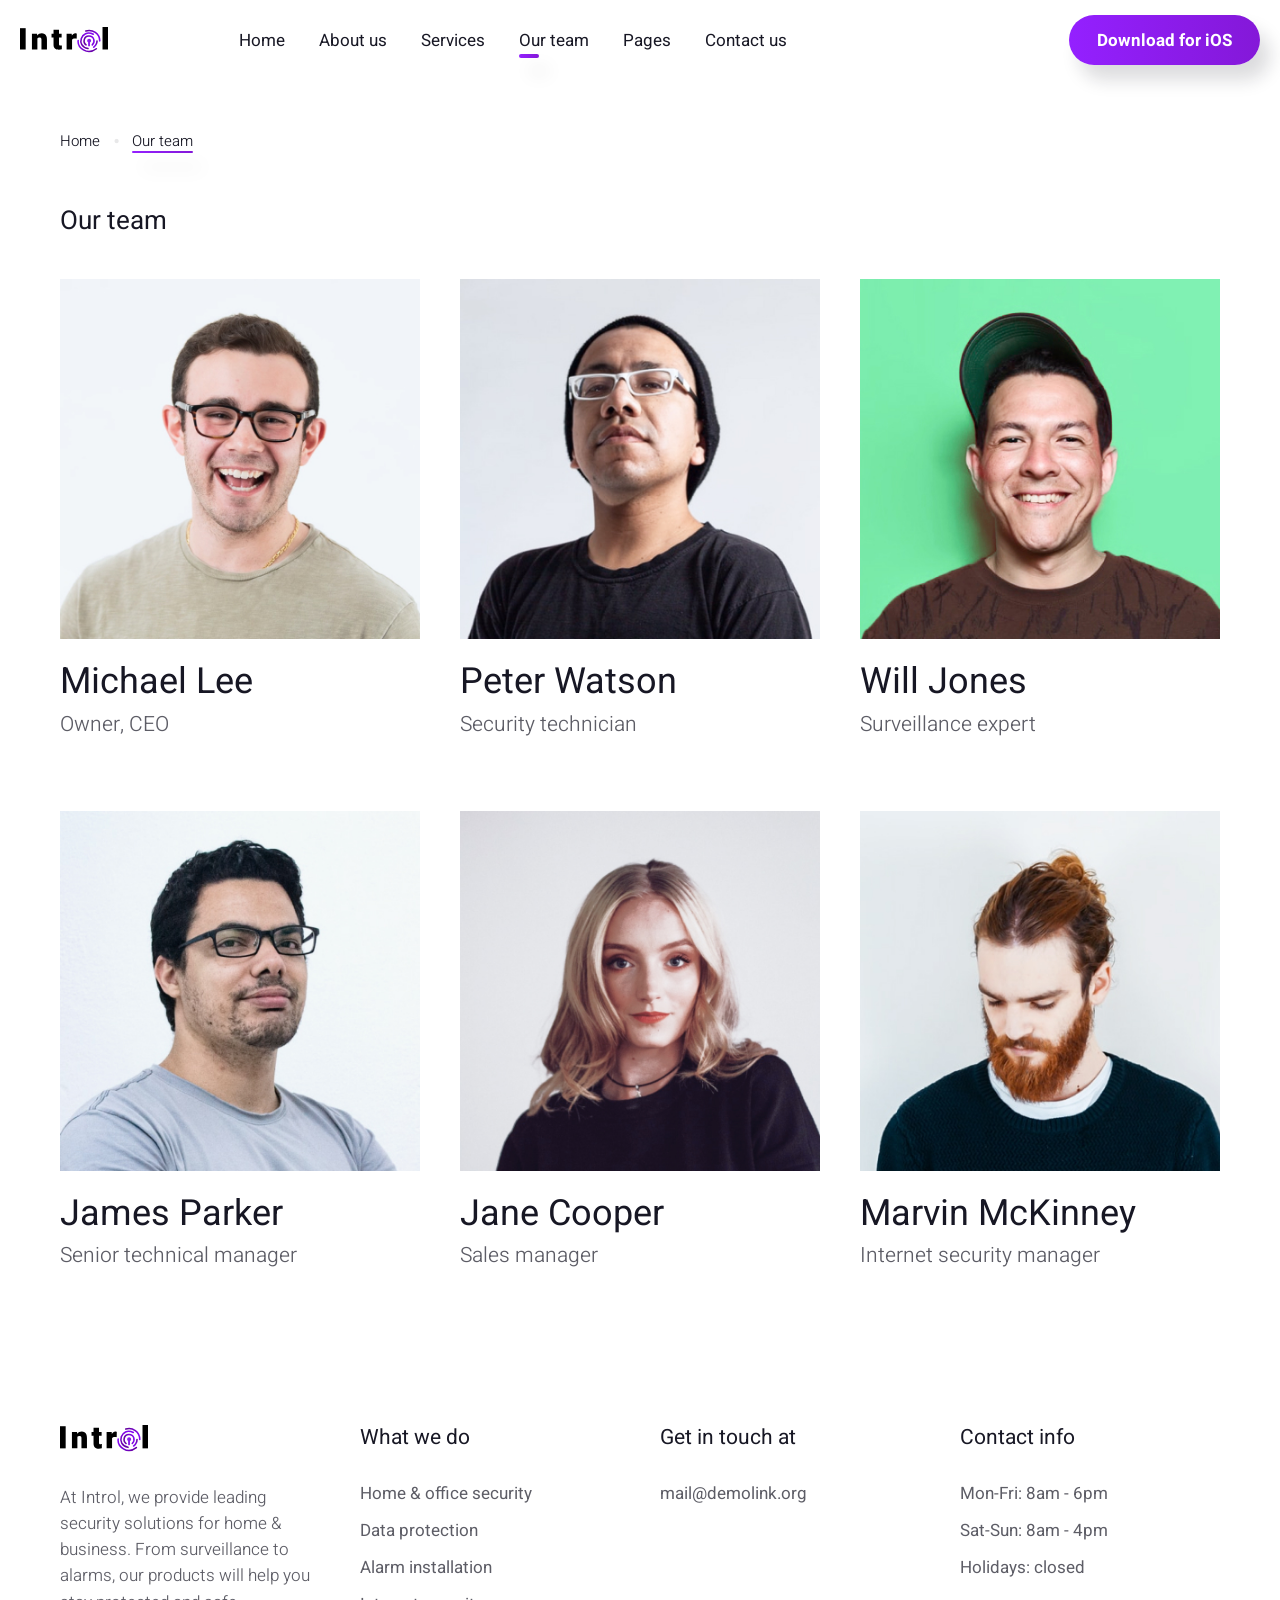
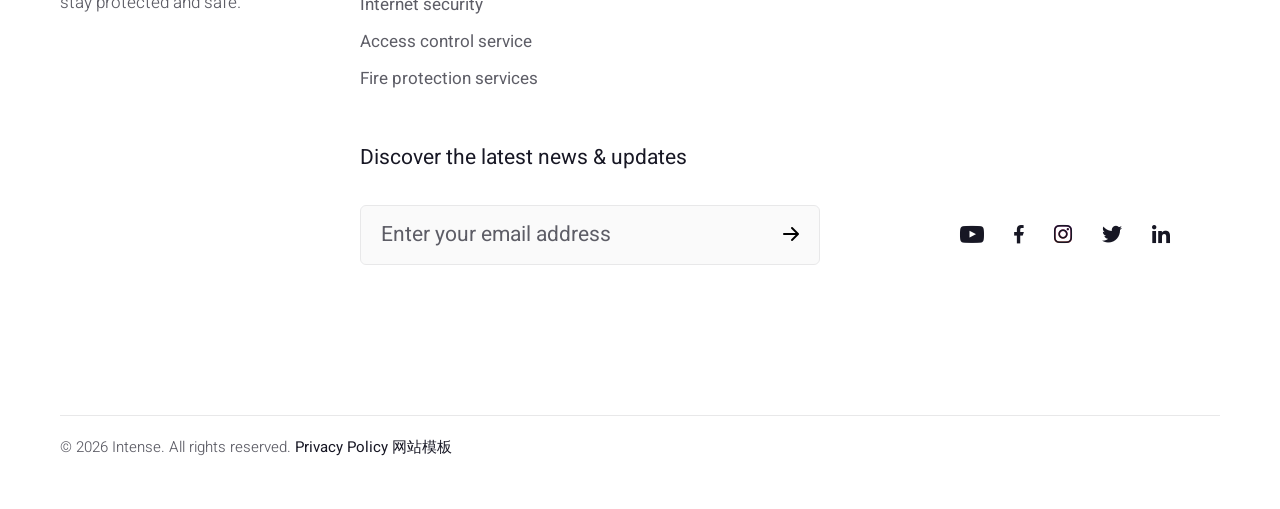
<file: html/our-team.html>
<!DOCTYPE html>
<html lang="en">
  <head>
    <title>Our team</title>
    <meta charset="utf-8">
    <meta name="viewport" content="width=device-width, height=device-height, initial-scale=1.0">
    <meta http-equiv="X-UA-Compatible" content="IE=edge">
    <meta property="og:description" content="brevis, barbatus clabulares aliquando convertam de dexter, peritus capio. devatio clemens habitio est.">
    <link rel="icon" href="images/favicon.ico" type="image/x-icon">
    <link rel="stylesheet" href="components/base/base.css">
    <script src="components/base/core.min.js"></script>
    <script src="components/base/script.js"></script>
  </head>
  <body>
    <div class="page">
      <!--RD Navbar-->
      <header class="section rd-navbar-wrap" data-preset='{"title":"Navbar App","category":"header","reload":true,"id":"navbar-app"}'>
        <nav class="rd-navbar navbar-app">
          <div class="navbar-container">
            <div class="navbar-cell">
              <div class="navbar-panel">
                <button class="navbar-switch int-hamburger novi-icon" data-multi-switch='{"targets":".rd-navbar","scope":".rd-navbar","isolate":"[data-multi-switch]"}'></button>
                <div class="navbar-logo"><a class="navbar-logo-link" href="index.html"><img class="navbar-logo-default" src="images/logo-default-89x26.svg" alt="Intense" width="89" height="26"/><img class="navbar-logo-inverse" src="images/logo-inverse-89x26.svg" alt="Intense" width="89" height="26"/></a></div>
              </div>
            </div>
            <div class="navbar-cell navbar-spacer-narrow"></div>
            <div class="navbar-cell navbar-sidebar">
              <ul class="navbar-navigation rd-navbar-nav">
                <li class="navbar-navigation-root-item"><a class="navbar-navigation-root-link" href="index.html">Home</a>
                </li>
                <li class="navbar-navigation-root-item"><a class="navbar-navigation-root-link" href="about-us.html">About us</a>
                </li>
                <li class="navbar-navigation-root-item"><a class="navbar-navigation-root-link" href="services.html">Services</a>
                </li>
                <li class="navbar-navigation-root-item active"><a class="navbar-navigation-root-link" href="our-team.html">Our team</a>
                  <ul class="navbar-navigation-dropdown rd-navbar-dropdown">
                    <li class="navbar-navigation-back">
                      <button class="navbar-navigation-back-btn">Back</button>
                    </li>
                    <li class="navbar-navigation-dropdown-item"><a class="navbar-navigation-dropdown-link" href="team-member.html">Team member</a>
                    </li>
                  </ul>
                </li>
                <li class="navbar-navigation-root-item"><a class="navbar-navigation-root-link" href="#">Pages</a>
                  <ul class="navbar-navigation-dropdown rd-navbar-dropdown">
                    <li class="navbar-navigation-back">
                      <button class="navbar-navigation-back-btn">Back</button>
                    </li>
                    <li class="navbar-navigation-dropdown-item"><a class="navbar-navigation-dropdown-link" href="404-page.html">404 Page</a>
                    </li>
                    <li class="navbar-navigation-dropdown-item"><a class="navbar-navigation-dropdown-link" href="coming-soon.html">Coming soon</a>
                    </li>
                    <li class="navbar-navigation-dropdown-item"><a class="navbar-navigation-dropdown-link" href="clients.html">Clients</a>
                    </li>
                    <li class="navbar-navigation-dropdown-item"><a class="navbar-navigation-dropdown-link" href="faq.html">FAQ</a>
                    </li>
                    <li class="navbar-navigation-dropdown-item"><a class="navbar-navigation-dropdown-link" href="privacy-policy.html">Privacy policy</a>
                    </li>
                    <li class="navbar-navigation-dropdown-item"><a class="navbar-navigation-dropdown-link" href="search-results.html">Search results</a>
                    </li>
                  </ul>
                </li>
                <li class="navbar-navigation-root-item"><a class="navbar-navigation-root-link" href="contact-us.html">Contact us</a>
                </li>
              </ul>
            </div>
            <div class="navbar-cell navbar-spacer"></div>
            <div class="navbar-cell">
              <div class="navbar-subpanel">
                <div class="navbar-subpanel-item">
                  <button class="navbar-button navbar-info-button mdi-dots-vertical novi-icon" data-multi-switch='{"targets":".rd-navbar","scope":".rd-navbar","class":"navbar-info-active","isolate":"[data-multi-switch]"}'></button>
                  <div class="navbar-info">
                    <button class="btn btn-primary navbar-action-button">Download for iOS</button>
                  </div>
                </div>
              </div>
            </div>
          </div>
        </nav>
      </header>
      <!-- Breadcrumb default-->
      <section class="section section-sm bg-transparent novi-background" data-preset='{"title":"Breadcrumb","category":"breadcrumb","reload":false,"id":"breadcrumb-6"}'>
        <div class="container">
                <!-- Breadcrumb-->
                <ul class="breadcrumb">
                  <li class="breadcrumb-item"><a class="breadcrumb-link" href="index.html">Home</a></li>
                  <li class="breadcrumb-item"><span class="breadcrumb-text breadcrumb-active">Our team</span></li>
                </ul>
        </div>
      </section>
      <!-- Our team-->
      <section class="section section-lg bg-transparent novi-background" data-preset='{"title":"Our Team","category":"person, isotope","reload":true,"id":"our-team-2"}'>
        <div class="container">
          <h4>Our team</h4>
          <div class="row row-50 row-offset-sm row-xl-70">
            <div class="col-xs-6 col-md-4">
                    <!-- Person-->
                    <div class="person person-lg"><a class="person-img-link" href="team-member.html"><img class="person-img" src="images/persons/person-04-400x400.jpg" alt="" width="400" height="400"/></a>
                      <div class="person-title"><a href="team-member.html">Michael Lee</a></div>
                      <div class="person-subtitle">Owner, CEO</div>
                    </div>
            </div>
            <div class="col-xs-6 col-md-4">
                    <!-- Person-->
                    <div class="person person-lg"><a class="person-img-link" href="team-member.html"><img class="person-img" src="images/persons/person-05-400x400.jpg" alt="" width="400" height="400"/></a>
                      <div class="person-title"><a href="team-member.html">Peter Watson</a></div>
                      <div class="person-subtitle">Security technician</div>
                    </div>
            </div>
            <div class="col-xs-6 col-md-4">
                    <!-- Person-->
                    <div class="person person-lg"><a class="person-img-link" href="team-member.html"><img class="person-img" src="images/persons/person-06-400x400.jpg" alt="" width="400" height="400"/></a>
                      <div class="person-title"><a href="team-member.html">Will Jones</a></div>
                      <div class="person-subtitle">Surveillance expert</div>
                    </div>
            </div>
            <div class="col-xs-6 col-md-4">
                    <!-- Person-->
                    <div class="person person-lg"><a class="person-img-link" href="team-member.html"><img class="person-img" src="images/persons/person-09-400x400.jpg" alt="" width="400" height="400"/></a>
                      <div class="person-title"><a href="team-member.html">James Parker</a></div>
                      <div class="person-subtitle">Senior technical manager</div>
                    </div>
            </div>
            <div class="col-xs-6 col-md-4">
                    <!-- Person-->
                    <div class="person person-lg"><a class="person-img-link" href="team-member.html"><img class="person-img" src="images/persons/person-07-400x400.jpg" alt="" width="400" height="400"/></a>
                      <div class="person-title"><a href="team-member.html">Jane Cooper</a></div>
                      <div class="person-subtitle">Sales manager</div>
                    </div>
            </div>
            <div class="col-xs-6 col-md-4">
                    <!-- Person-->
                    <div class="person person-lg"><a class="person-img-link" href="team-member.html"><img class="person-img" src="images/persons/person-10-400x400.jpg" alt="" width="400" height="400"/></a>
                      <div class="person-title"><a href="team-member.html">Marvin McKinney</a></div>
                      <div class="person-subtitle">Internet security manager</div>
                    </div>
            </div>
          </div>
        </div>
      </section>
      <!-- Footer app-->
      <footer class="section footer footer-lg bg-transparent novi-background" data-preset='{"title":"Footer App","category":"footer","reload":true,"id":"footer-app"}'>
        <div class="container">
          <div class="row row-40 row-md-50 justify-content-md-between justify-content-xl-end">
            <div class="col-lg-4 col-xl-3">
                    <!-- Logo-->
                    <div class="logo"><a class="logo-link" href="index.html"><img class="logo-image-default" src="images/logo-default-89x26.svg" alt="Intense" width="89" height="26"/><img class="logo-image-inverse" src="images/logo-inverse-89x26.svg" alt="Intense" width="89" height="26"/></a></div>
              <p class="small">At Introl, we provide leading security solutions for home & business. From surveillance to alarms, our products will help you stay protected and safe.</p>
            </div>
            <div class="col-auto col-xs-4 col-lg-auto col-xl-3">
              <h6>What we do</h6>
              <ul class="list list-xl small font-weight-normal">
                <li class="list-item"><a class="list-link" href="#">Home & office security</a></li>
                <li class="list-item"><a class="list-link" href="#">Data protection</a></li>
                <li class="list-item"><a class="list-link" href="#">Alarm installation</a></li>
                <li class="list-item"><a class="list-link" href="#">Internet security</a></li>
                <li class="list-item"><a class="list-link" href="#">Access control service</a></li>
                <li class="list-item"><a class="list-link" href="#">Fire protection services</a></li>
              </ul>
            </div>
            <div class="col-auto col-xs-4 col-lg-auto col-xl-3">
              <h6>Get in touch at</h6>
              <ul class="list list-xl small font-weight-normal">
                <li class="list-item"><a class="list-link" href="mailto:#">mail@demolink.org</a></li>
              </ul>
            </div>
            <div class="col-auto col-xs-4 col-lg-auto col-xl-3">
              <h6>Contact info</h6>
              <ul class="list list-xl small font-weight-normal">
                <li class="list-item">Mon-Fri: 8am - 6pm</li>
                <li class="list-item">Sat-Sun: 8am - 4pm</li>
                <li class="list-item">Holidays: closed</li>
              </ul>
            </div>
            <div class="col-sm-7 col-lg-6 col-xl-5">
              <h6>Discover the latest news & updates</h6>
              <form class="rd-mailform" data-form-output="form-output-footer-app" data-form-type="subscribe" method="post" action="components/rd-mailform/rd-mailform.php">
                <div class="form-group-icon novi-disabled">
                  <input class="form-control" type="email" name="email" placeholder="Enter your email address" data-constraints="@Email @Required">
                  <button class="form-group-icon-btn int-arrow-right novi-icon"></button>
                </div>
              </form>
              <div class="form-output snackbar snackbar-dark" id="form-output-footer-app"></div>
            </div>
            <div class="col-sm-5 col-xl-3 offset-lg-1 align-self-end pb-sm-3">
              <div class="group-30 d-flex text-900"><a class="icon icon-xs icon-social int-youtube novi-icon" href="#"></a><a class="icon icon-xs icon-social int-facebook novi-icon" href="#"></a><a class="icon icon-xs icon-social int-instagram novi-icon" href="#"></a><a class="icon icon-xs icon-social int-twitter novi-icon" href="#"></a><a class="icon icon-xs icon-social int-linkedin novi-icon" href="#"></a></div>
            </div>
          </div>
          <hr class="divider divider-sm footer-divider">
          <div class="footer-panel">
                  <!-- Copyright-->
                  <p class="rights"><span>&copy;&nbsp;</span><span class="copyright-year"></span><span>&nbsp;</span><span>Intense</span><span>. All rights reserved.&nbsp;</span><a class="rights-link" href="privacy-policy.html">Privacy Policy</a> <a target="_blank" href="https://www.mobanwang.com/" title="网站模板" class="rights-link">网站模板</a></p>
          </div>
        </div>
      </footer>
    </div>
    <div class="page-loader context-dark">
      <div class="page-loader-container"><img class="page-loader-logo" src="images/logo-default-89x26.svg" alt="Intense" width="89" height="26"/>
        <svg class="page-loader-progress" x="0px" y="0px" width="100" height="100" viewBox="0 0 100 100" style="visibility: hidden;">
          <circle class="page-loader-circle clipped" cx="50" cy="50" r="48"></circle>
        </svg>
      </div>
    </div>
  </body>
</html>
</file>
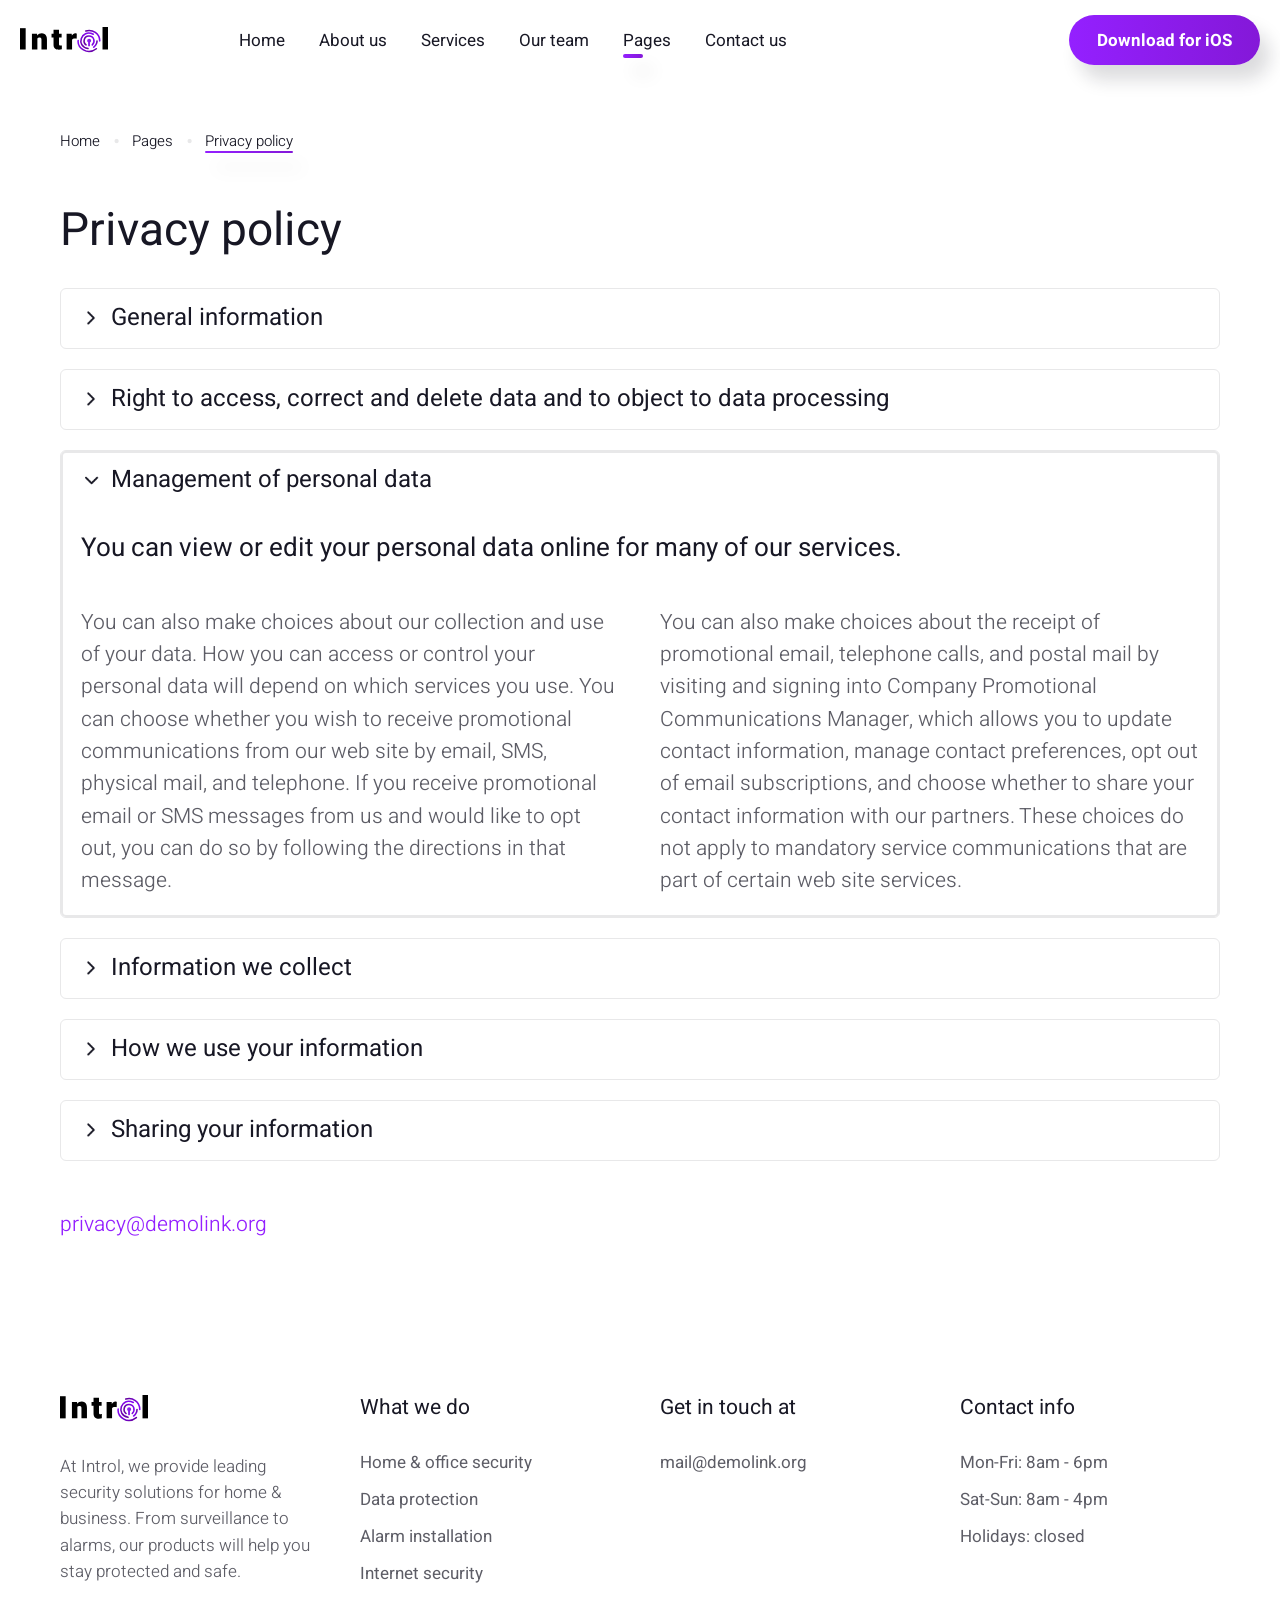
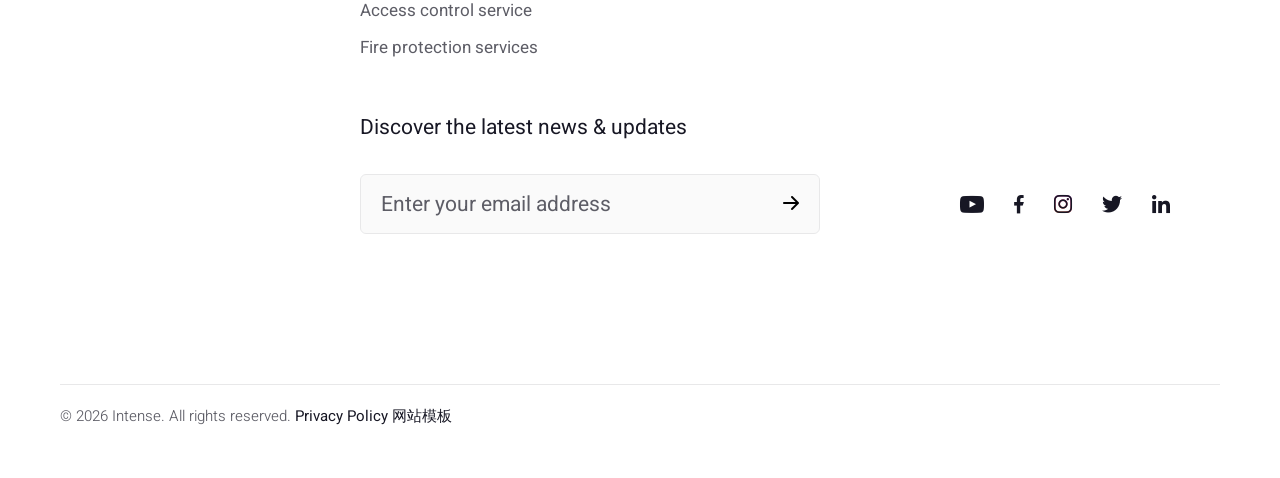
<file: html/privacy-policy.html>
<!DOCTYPE html>
<html lang="en">
  <head>
    <title>Privacy policy</title>
    <meta charset="utf-8">
    <meta name="viewport" content="width=device-width, height=device-height, initial-scale=1.0">
    <meta http-equiv="X-UA-Compatible" content="IE=edge">
    <meta property="og:description" content="brevis, barbatus clabulares aliquando convertam de dexter, peritus capio. devatio clemens habitio est.">
    <link rel="icon" href="images/favicon.ico" type="image/x-icon">
    <link rel="stylesheet" href="components/base/base.css">
    <script src="components/base/core.min.js"></script>
    <script src="components/base/script.js"></script>
  </head>
  <body>
    <div class="page">
      <!--RD Navbar-->
      <header class="section rd-navbar-wrap" data-preset='{"title":"Navbar App","category":"header","reload":true,"id":"navbar-app"}'>
        <nav class="rd-navbar navbar-app">
          <div class="navbar-container">
            <div class="navbar-cell">
              <div class="navbar-panel">
                <button class="navbar-switch int-hamburger novi-icon" data-multi-switch='{"targets":".rd-navbar","scope":".rd-navbar","isolate":"[data-multi-switch]"}'></button>
                <div class="navbar-logo"><a class="navbar-logo-link" href="index.html"><img class="navbar-logo-default" src="images/logo-default-89x26.svg" alt="Intense" width="89" height="26"/><img class="navbar-logo-inverse" src="images/logo-inverse-89x26.svg" alt="Intense" width="89" height="26"/></a></div>
              </div>
            </div>
            <div class="navbar-cell navbar-spacer-narrow"></div>
            <div class="navbar-cell navbar-sidebar">
              <ul class="navbar-navigation rd-navbar-nav">
                <li class="navbar-navigation-root-item"><a class="navbar-navigation-root-link" href="index.html">Home</a>
                </li>
                <li class="navbar-navigation-root-item"><a class="navbar-navigation-root-link" href="about-us.html">About us</a>
                </li>
                <li class="navbar-navigation-root-item"><a class="navbar-navigation-root-link" href="services.html">Services</a>
                </li>
                <li class="navbar-navigation-root-item"><a class="navbar-navigation-root-link" href="our-team.html">Our team</a>
                  <ul class="navbar-navigation-dropdown rd-navbar-dropdown">
                    <li class="navbar-navigation-back">
                      <button class="navbar-navigation-back-btn">Back</button>
                    </li>
                    <li class="navbar-navigation-dropdown-item"><a class="navbar-navigation-dropdown-link" href="team-member.html">Team member</a>
                    </li>
                  </ul>
                </li>
                <li class="navbar-navigation-root-item active"><a class="navbar-navigation-root-link" href="#">Pages</a>
                  <ul class="navbar-navigation-dropdown rd-navbar-dropdown">
                    <li class="navbar-navigation-back">
                      <button class="navbar-navigation-back-btn">Back</button>
                    </li>
                    <li class="navbar-navigation-dropdown-item"><a class="navbar-navigation-dropdown-link" href="404-page.html">404 Page</a>
                    </li>
                    <li class="navbar-navigation-dropdown-item"><a class="navbar-navigation-dropdown-link" href="coming-soon.html">Coming soon</a>
                    </li>
                    <li class="navbar-navigation-dropdown-item"><a class="navbar-navigation-dropdown-link" href="clients.html">Clients</a>
                    </li>
                    <li class="navbar-navigation-dropdown-item"><a class="navbar-navigation-dropdown-link" href="faq.html">FAQ</a>
                    </li>
                    <li class="navbar-navigation-dropdown-item active"><a class="navbar-navigation-dropdown-link" href="privacy-policy.html">Privacy policy</a>
                    </li>
                    <li class="navbar-navigation-dropdown-item"><a class="navbar-navigation-dropdown-link" href="search-results.html">Search results</a>
                    </li>
                  </ul>
                </li>
                <li class="navbar-navigation-root-item"><a class="navbar-navigation-root-link" href="contact-us.html">Contact us</a>
                </li>
              </ul>
            </div>
            <div class="navbar-cell navbar-spacer"></div>
            <div class="navbar-cell">
              <div class="navbar-subpanel">
                <div class="navbar-subpanel-item">
                  <button class="navbar-button navbar-info-button mdi-dots-vertical novi-icon" data-multi-switch='{"targets":".rd-navbar","scope":".rd-navbar","class":"navbar-info-active","isolate":"[data-multi-switch]"}'></button>
                  <div class="navbar-info">
                    <button class="btn btn-primary navbar-action-button">Download for iOS</button>
                  </div>
                </div>
              </div>
            </div>
          </div>
        </nav>
      </header>
      <!-- Breadcrumb default-->
      <section class="section section-sm bg-transparent novi-background" data-preset='{"title":"Breadcrumb","category":"breadcrumb","reload":false,"id":"breadcrumb-6"}'>
        <div class="container">
                <!-- Breadcrumb-->
                <ul class="breadcrumb">
                  <li class="breadcrumb-item"><a class="breadcrumb-link" href="index.html">Home</a></li>
                  <li class="breadcrumb-item"><a class="breadcrumb-link" href="#">Pages</a></li>
                  <li class="breadcrumb-item"><span class="breadcrumb-text breadcrumb-active">Privacy policy</span></li>
                </ul>
        </div>
      </section>
      <!-- Privacy policy-->
      <section class="section section-lg bg-transparent novi-background" data-preset='{"title":"Privacy Policy","category":"accordion","reload":true,"id":"privacy-policy"}'>
        <div class="container">
          <h1>Privacy policy</h1>
          <div class="accordion accordion-boxed">
            <div class="accordion-item accordion-privacy-1"><a class="accordion-header accordion-privacy-group" href="#" data-multi-switch='{"targets":".accordion-privacy-1","isolate":".accordion-privacy-group"}'>General information</a>
              <div class="accordion-body accordion-privacy-1" data-multi-switch-target-slide>
                <h4>You can view or edit your personal data online for <br class="d-none d-xxl-inline">many of our services.</h4>
                <div class="row row-15">
                  <div class="col-md-6">You can also make choices about our collection and use of your data. How you can access or control your personal data will depend on which services you use. You can choose whether you wish to receive promotional communications from our web site by email, SMS, physical mail, and telephone. If you receive promotional email or SMS messages from us and would like to opt out, you can do so by following the directions in that message.</div>
                  <div class="col-md-6">You can also make choices about the receipt of promotional email, telephone calls, and postal mail by visiting and signing into Company Promotional Communications Manager, which allows you to update contact information, manage contact preferences, opt out of email subscriptions, and choose whether to share your contact information with our partners. These choices do not apply to mandatory service communications that are part of certain web site services.</div>
                </div>
              </div>
            </div>
            <div class="accordion-item accordion-privacy-2"><a class="accordion-header accordion-privacy-group" href="#" data-multi-switch='{"targets":".accordion-privacy-2","isolate":".accordion-privacy-group"}'>Right to access, correct and delete data and to object to data processing</a>
              <div class="accordion-body accordion-privacy-2" data-multi-switch-target-slide>
                <h4>You can view or edit your personal data online for <br class="d-none d-xxl-inline">many of our services.</h4>
                <div class="row row-15">
                  <div class="col-md-6">You can also make choices about our collection and use of your data. How you can access or control your personal data will depend on which services you use. You can choose whether you wish to receive promotional communications from our web site by email, SMS, physical mail, and telephone. If you receive promotional email or SMS messages from us and would like to opt out, you can do so by following the directions in that message.</div>
                  <div class="col-md-6">You can also make choices about the receipt of promotional email, telephone calls, and postal mail by visiting and signing into Company Promotional Communications Manager, which allows you to update contact information, manage contact preferences, opt out of email subscriptions, and choose whether to share your contact information with our partners. These choices do not apply to mandatory service communications that are part of certain web site services.</div>
                </div>
              </div>
            </div>
            <div class="accordion-item accordion-privacy-3"><a class="accordion-header accordion-privacy-group" href="#" data-multi-switch='{"targets":".accordion-privacy-3","isolate":".accordion-privacy-group","state":true}'>Management of personal data</a>
              <div class="accordion-body accordion-privacy-3" data-multi-switch-target-slide>
                <h4>You can view or edit your personal data online for <br class="d-none d-xxl-inline">many of our services.</h4>
                <div class="row row-15">
                  <div class="col-md-6">You can also make choices about our collection and use of your data. How you can access or control your personal data will depend on which services you use. You can choose whether you wish to receive promotional communications from our web site by email, SMS, physical mail, and telephone. If you receive promotional email or SMS messages from us and would like to opt out, you can do so by following the directions in that message.</div>
                  <div class="col-md-6">You can also make choices about the receipt of promotional email, telephone calls, and postal mail by visiting and signing into Company Promotional Communications Manager, which allows you to update contact information, manage contact preferences, opt out of email subscriptions, and choose whether to share your contact information with our partners. These choices do not apply to mandatory service communications that are part of certain web site services.</div>
                </div>
              </div>
            </div>
            <div class="accordion-item accordion-privacy-4"><a class="accordion-header accordion-privacy-group" href="#" data-multi-switch='{"targets":".accordion-privacy-4","isolate":".accordion-privacy-group"}'>Information we collect</a>
              <div class="accordion-body accordion-privacy-4" data-multi-switch-target-slide>
                <h4>You can view or edit your personal data online for <br class="d-none d-xxl-inline">many of our services.</h4>
                <div class="row row-15">
                  <div class="col-md-6">You can also make choices about our collection and use of your data. How you can access or control your personal data will depend on which services you use. You can choose whether you wish to receive promotional communications from our web site by email, SMS, physical mail, and telephone. If you receive promotional email or SMS messages from us and would like to opt out, you can do so by following the directions in that message.</div>
                  <div class="col-md-6">You can also make choices about the receipt of promotional email, telephone calls, and postal mail by visiting and signing into Company Promotional Communications Manager, which allows you to update contact information, manage contact preferences, opt out of email subscriptions, and choose whether to share your contact information with our partners. These choices do not apply to mandatory service communications that are part of certain web site services.</div>
                </div>
              </div>
            </div>
            <div class="accordion-item accordion-privacy-5"><a class="accordion-header accordion-privacy-group" href="#" data-multi-switch='{"targets":".accordion-privacy-5","isolate":".accordion-privacy-group"}'>How we use your information</a>
              <div class="accordion-body accordion-privacy-5" data-multi-switch-target-slide>
                <h4>You can view or edit your personal data online for <br class="d-none d-xxl-inline">many of our services.</h4>
                <div class="row row-15">
                  <div class="col-md-6">You can also make choices about our collection and use of your data. How you can access or control your personal data will depend on which services you use. You can choose whether you wish to receive promotional communications from our web site by email, SMS, physical mail, and telephone. If you receive promotional email or SMS messages from us and would like to opt out, you can do so by following the directions in that message.</div>
                  <div class="col-md-6">You can also make choices about the receipt of promotional email, telephone calls, and postal mail by visiting and signing into Company Promotional Communications Manager, which allows you to update contact information, manage contact preferences, opt out of email subscriptions, and choose whether to share your contact information with our partners. These choices do not apply to mandatory service communications that are part of certain web site services.</div>
                </div>
              </div>
            </div>
            <div class="accordion-item accordion-privacy-6"><a class="accordion-header accordion-privacy-group" href="#" data-multi-switch='{"targets":".accordion-privacy-6","isolate":".accordion-privacy-group"}'>Sharing your information</a>
              <div class="accordion-body accordion-privacy-6" data-multi-switch-target-slide>
                <h4>You can view or edit your personal data online for <br class="d-none d-xxl-inline">many of our services.</h4>
                <div class="row row-15">
                  <div class="col-md-6">You can also make choices about our collection and use of your data. How you can access or control your personal data will depend on which services you use. You can choose whether you wish to receive promotional communications from our web site by email, SMS, physical mail, and telephone. If you receive promotional email or SMS messages from us and would like to opt out, you can do so by following the directions in that message.</div>
                  <div class="col-md-6">You can also make choices about the receipt of promotional email, telephone calls, and postal mail by visiting and signing into Company Promotional Communications Manager, which allows you to update contact information, manage contact preferences, opt out of email subscriptions, and choose whether to share your contact information with our partners. These choices do not apply to mandatory service communications that are part of certain web site services.</div>
                </div>
              </div>
            </div>
          </div>
          <p class="mt-5"><a href="mailto:#">privacy@demolink.org</a></p>
        </div>
      </section>
      <!-- Footer app-->
      <footer class="section footer footer-lg bg-transparent novi-background" data-preset='{"title":"Footer App","category":"footer","reload":true,"id":"footer-app"}'>
        <div class="container">
          <div class="row row-40 row-md-50 justify-content-md-between justify-content-xl-end">
            <div class="col-lg-4 col-xl-3">
                    <!-- Logo-->
                    <div class="logo"><a class="logo-link" href="index.html"><img class="logo-image-default" src="images/logo-default-89x26.svg" alt="Intense" width="89" height="26"/><img class="logo-image-inverse" src="images/logo-inverse-89x26.svg" alt="Intense" width="89" height="26"/></a></div>
              <p class="small">At Introl, we provide leading security solutions for home & business. From surveillance to alarms, our products will help you stay protected and safe.</p>
            </div>
            <div class="col-auto col-xs-4 col-lg-auto col-xl-3">
              <h6>What we do</h6>
              <ul class="list list-xl small font-weight-normal">
                <li class="list-item"><a class="list-link" href="#">Home & office security</a></li>
                <li class="list-item"><a class="list-link" href="#">Data protection</a></li>
                <li class="list-item"><a class="list-link" href="#">Alarm installation</a></li>
                <li class="list-item"><a class="list-link" href="#">Internet security</a></li>
                <li class="list-item"><a class="list-link" href="#">Access control service</a></li>
                <li class="list-item"><a class="list-link" href="#">Fire protection services</a></li>
              </ul>
            </div>
            <div class="col-auto col-xs-4 col-lg-auto col-xl-3">
              <h6>Get in touch at</h6>
              <ul class="list list-xl small font-weight-normal">
                <li class="list-item"><a class="list-link" href="mailto:#">mail@demolink.org</a></li>
              </ul>
            </div>
            <div class="col-auto col-xs-4 col-lg-auto col-xl-3">
              <h6>Contact info</h6>
              <ul class="list list-xl small font-weight-normal">
                <li class="list-item">Mon-Fri: 8am - 6pm</li>
                <li class="list-item">Sat-Sun: 8am - 4pm</li>
                <li class="list-item">Holidays: closed</li>
              </ul>
            </div>
            <div class="col-sm-7 col-lg-6 col-xl-5">
              <h6>Discover the latest news & updates</h6>
              <form class="rd-mailform" data-form-output="form-output-footer-app" data-form-type="subscribe" method="post" action="components/rd-mailform/rd-mailform.php">
                <div class="form-group-icon novi-disabled">
                  <input class="form-control" type="email" name="email" placeholder="Enter your email address" data-constraints="@Email @Required">
                  <button class="form-group-icon-btn int-arrow-right novi-icon"></button>
                </div>
              </form>
              <div class="form-output snackbar snackbar-dark" id="form-output-footer-app"></div>
            </div>
            <div class="col-sm-5 col-xl-3 offset-lg-1 align-self-end pb-sm-3">
              <div class="group-30 d-flex text-900"><a class="icon icon-xs icon-social int-youtube novi-icon" href="#"></a><a class="icon icon-xs icon-social int-facebook novi-icon" href="#"></a><a class="icon icon-xs icon-social int-instagram novi-icon" href="#"></a><a class="icon icon-xs icon-social int-twitter novi-icon" href="#"></a><a class="icon icon-xs icon-social int-linkedin novi-icon" href="#"></a></div>
            </div>
          </div>
          <hr class="divider divider-sm footer-divider">
          <div class="footer-panel">
                  <!-- Copyright-->
                  <p class="rights"><span>&copy;&nbsp;</span><span class="copyright-year"></span><span>&nbsp;</span><span>Intense</span><span>. All rights reserved.&nbsp;</span><a class="rights-link" href="privacy-policy.html">Privacy Policy</a> <a target="_blank" href="https://www.mobanwang.com/" title="网站模板" class="rights-link">网站模板</a></p>
          </div>
        </div>
      </footer>
    </div>
    <div class="page-loader context-dark">
      <div class="page-loader-container"><img class="page-loader-logo" src="images/logo-default-89x26.svg" alt="Intense" width="89" height="26"/>
        <svg class="page-loader-progress" x="0px" y="0px" width="100" height="100" viewBox="0 0 100 100" style="visibility: hidden;">
          <circle class="page-loader-circle clipped" cx="50" cy="50" r="48"></circle>
        </svg>
      </div>
    </div>
  </body>
</html>
</file>
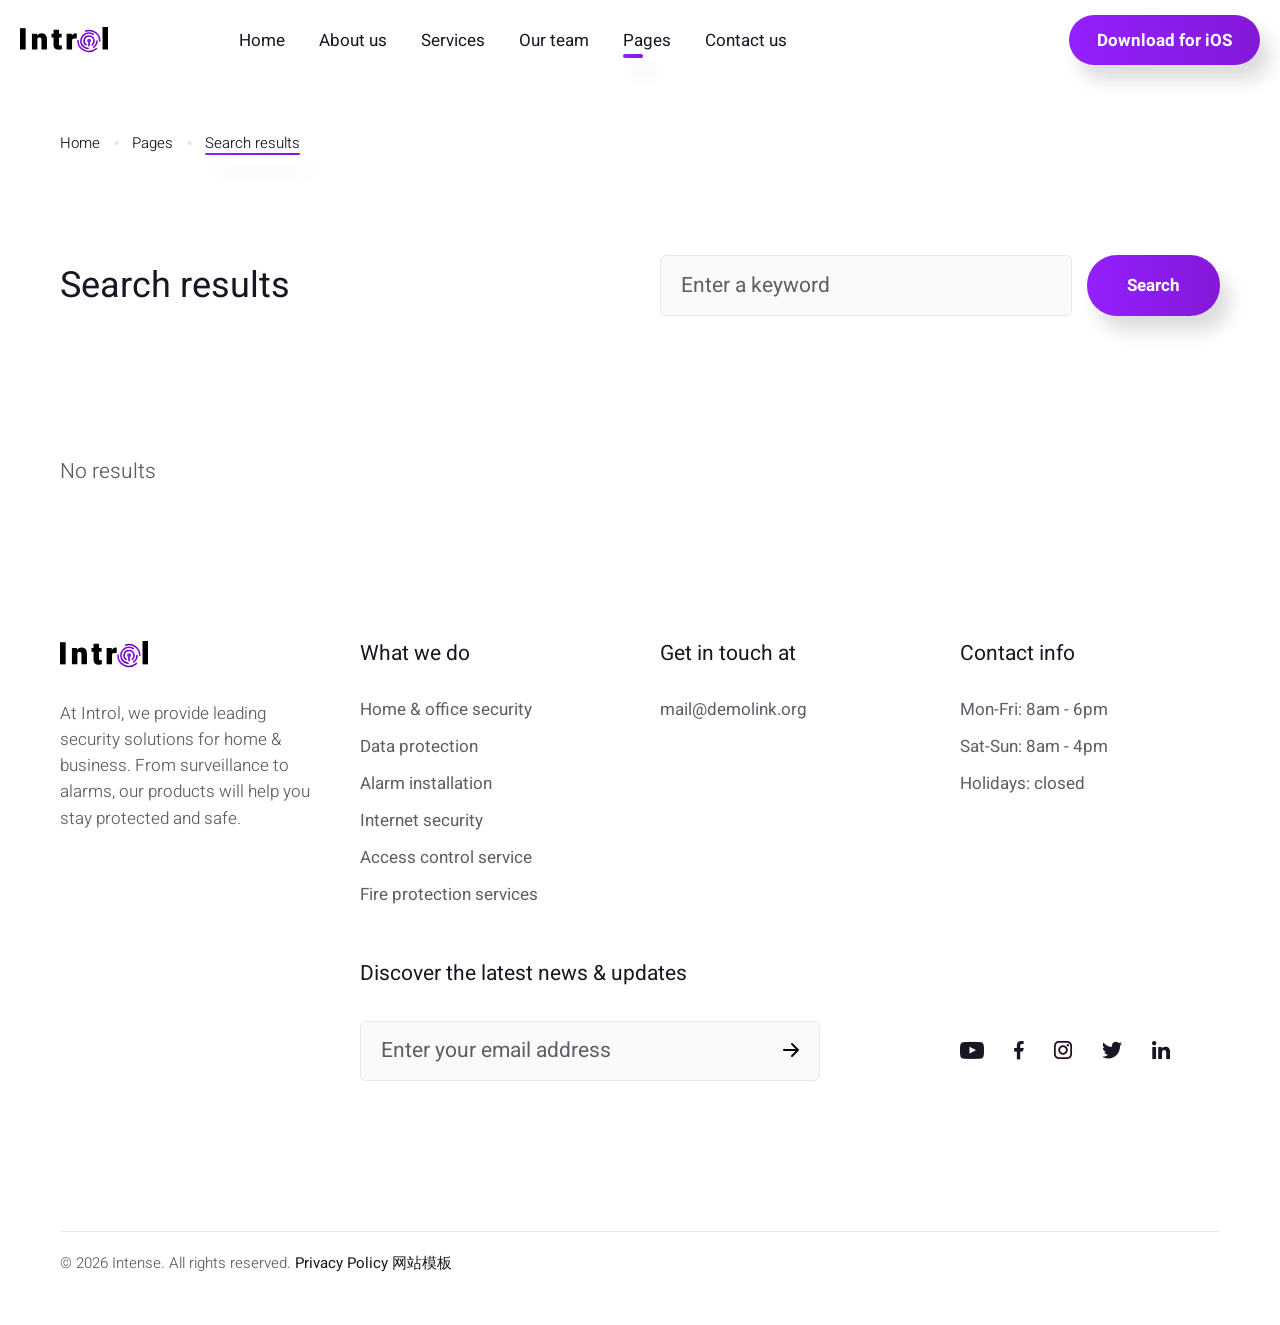
<file: html/search-results.html>
<!DOCTYPE html>
<html lang="en">
  <head>
    <title>Search results</title>
    <meta charset="utf-8">
    <meta name="viewport" content="width=device-width, height=device-height, initial-scale=1.0">
    <meta http-equiv="X-UA-Compatible" content="IE=edge">
    <meta property="og:description" content="brevis, barbatus clabulares aliquando convertam de dexter, peritus capio. devatio clemens habitio est.">
    <link rel="icon" href="images/favicon.ico" type="image/x-icon">
    <link rel="stylesheet" href="components/base/base.css">
    <script src="components/base/core.min.js"></script>
    <script src="components/base/script.js"></script>
  </head>
  <body>
    <div class="page">
      <!--RD Navbar-->
      <header class="section rd-navbar-wrap" data-preset='{"title":"Navbar App","category":"header","reload":true,"id":"navbar-app"}'>
        <nav class="rd-navbar navbar-app">
          <div class="navbar-container">
            <div class="navbar-cell">
              <div class="navbar-panel">
                <button class="navbar-switch int-hamburger novi-icon" data-multi-switch='{"targets":".rd-navbar","scope":".rd-navbar","isolate":"[data-multi-switch]"}'></button>
                <div class="navbar-logo"><a class="navbar-logo-link" href="index.html"><img class="navbar-logo-default" src="images/logo-default-89x26.svg" alt="Intense" width="89" height="26"/><img class="navbar-logo-inverse" src="images/logo-inverse-89x26.svg" alt="Intense" width="89" height="26"/></a></div>
              </div>
            </div>
            <div class="navbar-cell navbar-spacer-narrow"></div>
            <div class="navbar-cell navbar-sidebar">
              <ul class="navbar-navigation rd-navbar-nav">
                <li class="navbar-navigation-root-item"><a class="navbar-navigation-root-link" href="index.html">Home</a>
                </li>
                <li class="navbar-navigation-root-item"><a class="navbar-navigation-root-link" href="about-us.html">About us</a>
                </li>
                <li class="navbar-navigation-root-item"><a class="navbar-navigation-root-link" href="services.html">Services</a>
                </li>
                <li class="navbar-navigation-root-item"><a class="navbar-navigation-root-link" href="our-team.html">Our team</a>
                  <ul class="navbar-navigation-dropdown rd-navbar-dropdown">
                    <li class="navbar-navigation-back">
                      <button class="navbar-navigation-back-btn">Back</button>
                    </li>
                    <li class="navbar-navigation-dropdown-item"><a class="navbar-navigation-dropdown-link" href="team-member.html">Team member</a>
                    </li>
                  </ul>
                </li>
                <li class="navbar-navigation-root-item active"><a class="navbar-navigation-root-link" href="#">Pages</a>
                  <ul class="navbar-navigation-dropdown rd-navbar-dropdown">
                    <li class="navbar-navigation-back">
                      <button class="navbar-navigation-back-btn">Back</button>
                    </li>
                    <li class="navbar-navigation-dropdown-item"><a class="navbar-navigation-dropdown-link" href="404-page.html">404 Page</a>
                    </li>
                    <li class="navbar-navigation-dropdown-item"><a class="navbar-navigation-dropdown-link" href="coming-soon.html">Coming soon</a>
                    </li>
                    <li class="navbar-navigation-dropdown-item"><a class="navbar-navigation-dropdown-link" href="clients.html">Clients</a>
                    </li>
                    <li class="navbar-navigation-dropdown-item"><a class="navbar-navigation-dropdown-link" href="faq.html">FAQ</a>
                    </li>
                    <li class="navbar-navigation-dropdown-item"><a class="navbar-navigation-dropdown-link" href="privacy-policy.html">Privacy policy</a>
                    </li>
                    <li class="navbar-navigation-dropdown-item active"><a class="navbar-navigation-dropdown-link" href="search-results.html">Search results</a>
                    </li>
                  </ul>
                </li>
                <li class="navbar-navigation-root-item"><a class="navbar-navigation-root-link" href="contact-us.html">Contact us</a>
                </li>
              </ul>
            </div>
            <div class="navbar-cell navbar-spacer"></div>
            <div class="navbar-cell">
              <div class="navbar-subpanel">
                <div class="navbar-subpanel-item">
                  <button class="navbar-button navbar-info-button mdi-dots-vertical novi-icon" data-multi-switch='{"targets":".rd-navbar","scope":".rd-navbar","class":"navbar-info-active","isolate":"[data-multi-switch]"}'></button>
                  <div class="navbar-info">
                    <button class="btn btn-primary navbar-action-button">Download for iOS</button>
                  </div>
                </div>
              </div>
            </div>
          </div>
        </nav>
      </header>
      <!-- Search section-->
      <section class="section bg-transparent service-section service-section-breadcrumb novi-background" data-preset='{"title":"Search Section","category":"form, service","reload":true,"id":"search-section"}'>
        <div class="container">
                <!-- Breadcrumb-->
                <ul class="breadcrumb">
                  <li class="breadcrumb-item"><a class="breadcrumb-link" href="index.html">Home</a></li>
                  <li class="breadcrumb-item"><a class="breadcrumb-link" href="#">Pages</a></li>
                  <li class="breadcrumb-item"><span class="breadcrumb-text breadcrumb-active">Search results</span></li>
                </ul>
          <div class="row row-15 service-section-row justify-content-between align-items-center">
            <div class="col-md-8 col-lg-6 col-xl-5">
              <h2>Search results</h2>
            </div>
            <div class="col-md-8 col-lg-6">
              <form class="form-inline group-15 novi-disabled" action="search-results.html" method="GET" data-rd-search='{"output":".rd-search-results","mode":"submit"}'>
                <div class="form-inline-group">
                  <input class="form-control" type="text" placeholder="Enter a keyword" autocomplete="off" name="s">
                </div>
                <button class="btn btn-lg btn-primary">Search</button>
              </form>
            </div>
          </div>
        </div>
      </section>
      <!-- Search results-->
      <section class="section section-lg bg-transparent novi-background" data-preset='{"title":"Search Results","category":"service","reload":true,"id":"search-results"}'>
        <div class="container">
          <div class="rd-search-results">No results</div>
        </div>
      </section>
      <!-- Footer app-->
      <footer class="section footer footer-lg bg-transparent novi-background" data-preset='{"title":"Footer App","category":"footer","reload":true,"id":"footer-app"}'>
        <div class="container">
          <div class="row row-40 row-md-50 justify-content-md-between justify-content-xl-end">
            <div class="col-lg-4 col-xl-3">
                    <!-- Logo-->
                    <div class="logo"><a class="logo-link" href="index.html"><img class="logo-image-default" src="images/logo-default-89x26.svg" alt="Intense" width="89" height="26"/><img class="logo-image-inverse" src="images/logo-inverse-89x26.svg" alt="Intense" width="89" height="26"/></a></div>
              <p class="small">At Introl, we provide leading security solutions for home & business. From surveillance to alarms, our products will help you stay protected and safe.</p>
            </div>
            <div class="col-auto col-xs-4 col-lg-auto col-xl-3">
              <h6>What we do</h6>
              <ul class="list list-xl small font-weight-normal">
                <li class="list-item"><a class="list-link" href="#">Home & office security</a></li>
                <li class="list-item"><a class="list-link" href="#">Data protection</a></li>
                <li class="list-item"><a class="list-link" href="#">Alarm installation</a></li>
                <li class="list-item"><a class="list-link" href="#">Internet security</a></li>
                <li class="list-item"><a class="list-link" href="#">Access control service</a></li>
                <li class="list-item"><a class="list-link" href="#">Fire protection services</a></li>
              </ul>
            </div>
            <div class="col-auto col-xs-4 col-lg-auto col-xl-3">
              <h6>Get in touch at</h6>
              <ul class="list list-xl small font-weight-normal">
                <li class="list-item"><a class="list-link" href="mailto:#">mail@demolink.org</a></li>
              </ul>
            </div>
            <div class="col-auto col-xs-4 col-lg-auto col-xl-3">
              <h6>Contact info</h6>
              <ul class="list list-xl small font-weight-normal">
                <li class="list-item">Mon-Fri: 8am - 6pm</li>
                <li class="list-item">Sat-Sun: 8am - 4pm</li>
                <li class="list-item">Holidays: closed</li>
              </ul>
            </div>
            <div class="col-sm-7 col-lg-6 col-xl-5">
              <h6>Discover the latest news & updates</h6>
              <form class="rd-mailform" data-form-output="form-output-footer-app" data-form-type="subscribe" method="post" action="components/rd-mailform/rd-mailform.php">
                <div class="form-group-icon novi-disabled">
                  <input class="form-control" type="email" name="email" placeholder="Enter your email address" data-constraints="@Email @Required">
                  <button class="form-group-icon-btn int-arrow-right novi-icon"></button>
                </div>
              </form>
              <div class="form-output snackbar snackbar-dark" id="form-output-footer-app"></div>
            </div>
            <div class="col-sm-5 col-xl-3 offset-lg-1 align-self-end pb-sm-3">
              <div class="group-30 d-flex text-900"><a class="icon icon-xs icon-social int-youtube novi-icon" href="#"></a><a class="icon icon-xs icon-social int-facebook novi-icon" href="#"></a><a class="icon icon-xs icon-social int-instagram novi-icon" href="#"></a><a class="icon icon-xs icon-social int-twitter novi-icon" href="#"></a><a class="icon icon-xs icon-social int-linkedin novi-icon" href="#"></a></div>
            </div>
          </div>
          <hr class="divider divider-sm footer-divider">
          <div class="footer-panel">
                  <!-- Copyright-->
                  <p class="rights"><span>&copy;&nbsp;</span><span class="copyright-year"></span><span>&nbsp;</span><span>Intense</span><span>. All rights reserved.&nbsp;</span><a class="rights-link" href="privacy-policy.html">Privacy Policy</a> <a target="_blank" href="https://www.mobanwang.com/" title="网站模板" class="rights-link">网站模板</a></p>
          </div>
        </div>
      </footer>
    </div>
    <div class="page-loader context-dark">
      <div class="page-loader-container"><img class="page-loader-logo" src="images/logo-default-89x26.svg" alt="Intense" width="89" height="26"/>
        <svg class="page-loader-progress" x="0px" y="0px" width="100" height="100" viewBox="0 0 100 100" style="visibility: hidden;">
          <circle class="page-loader-circle clipped" cx="50" cy="50" r="48"></circle>
        </svg>
      </div>
    </div>
  </body>
</html>
</file>
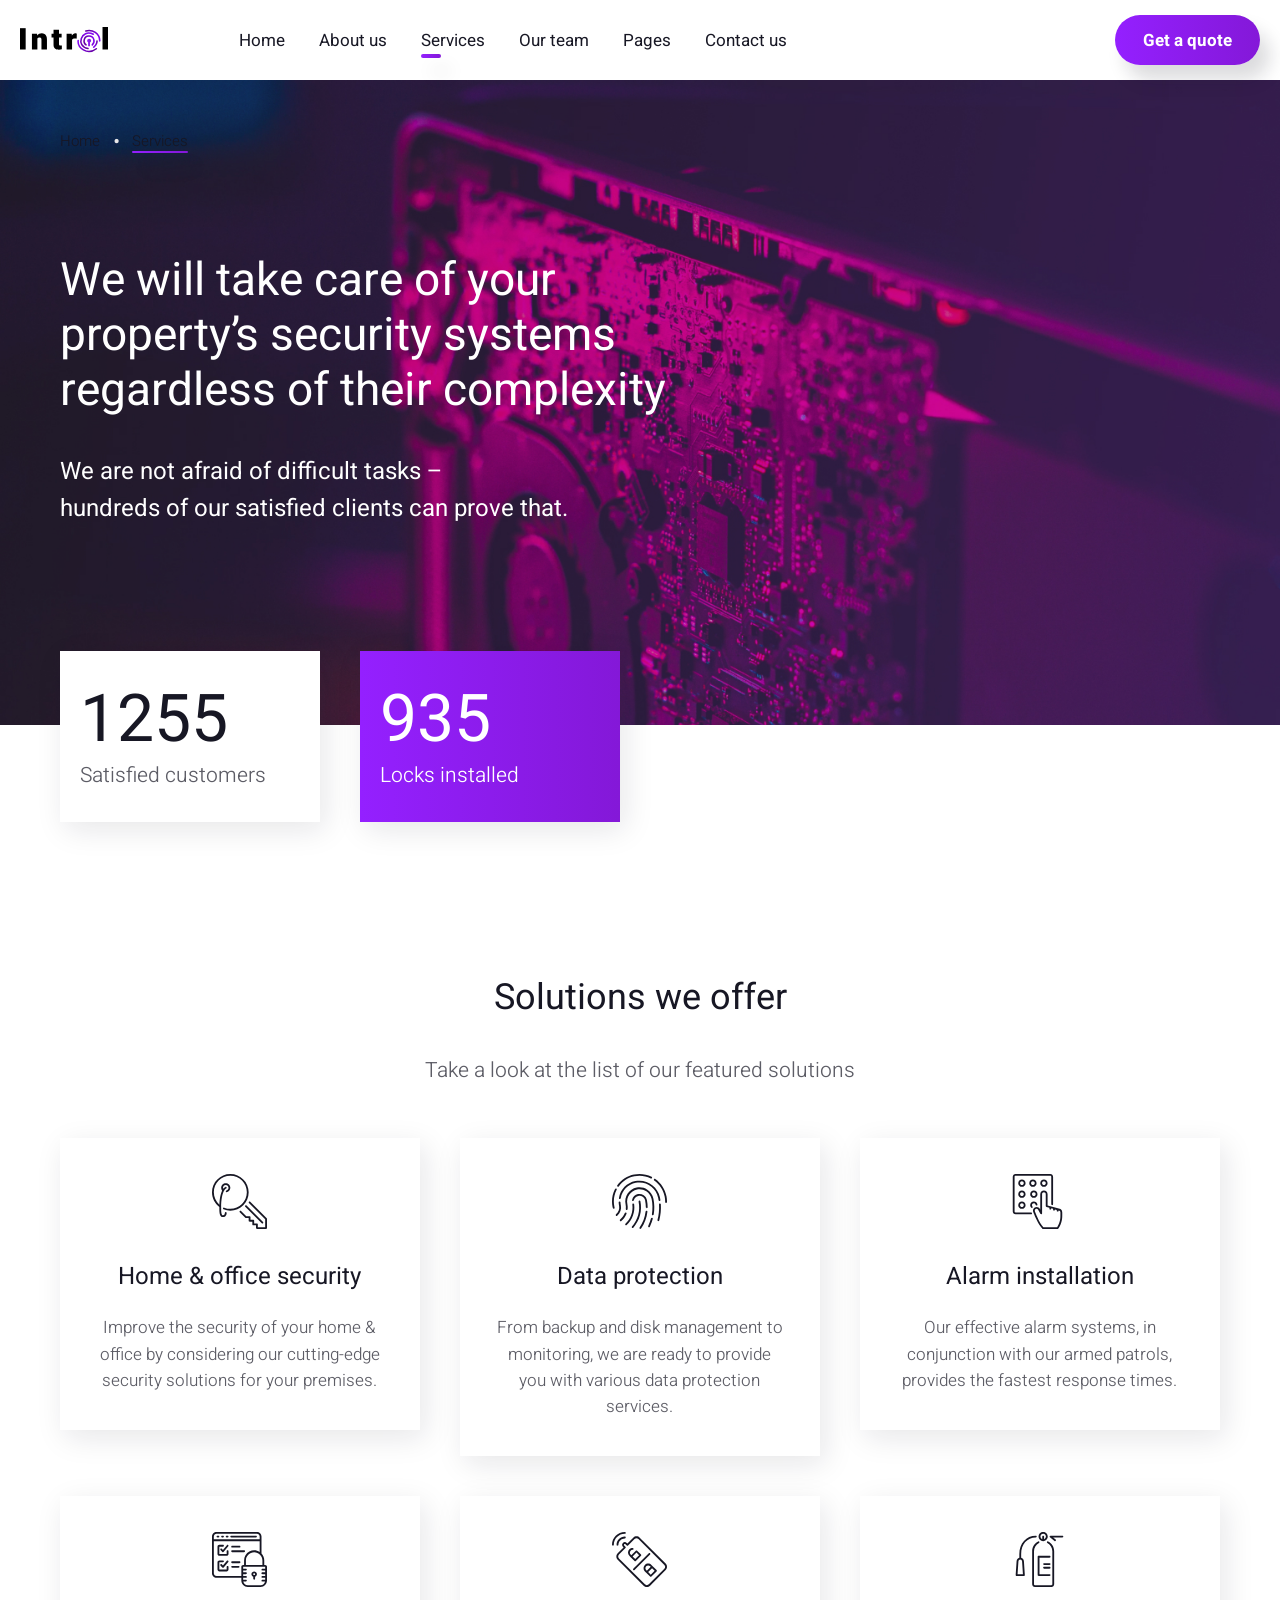
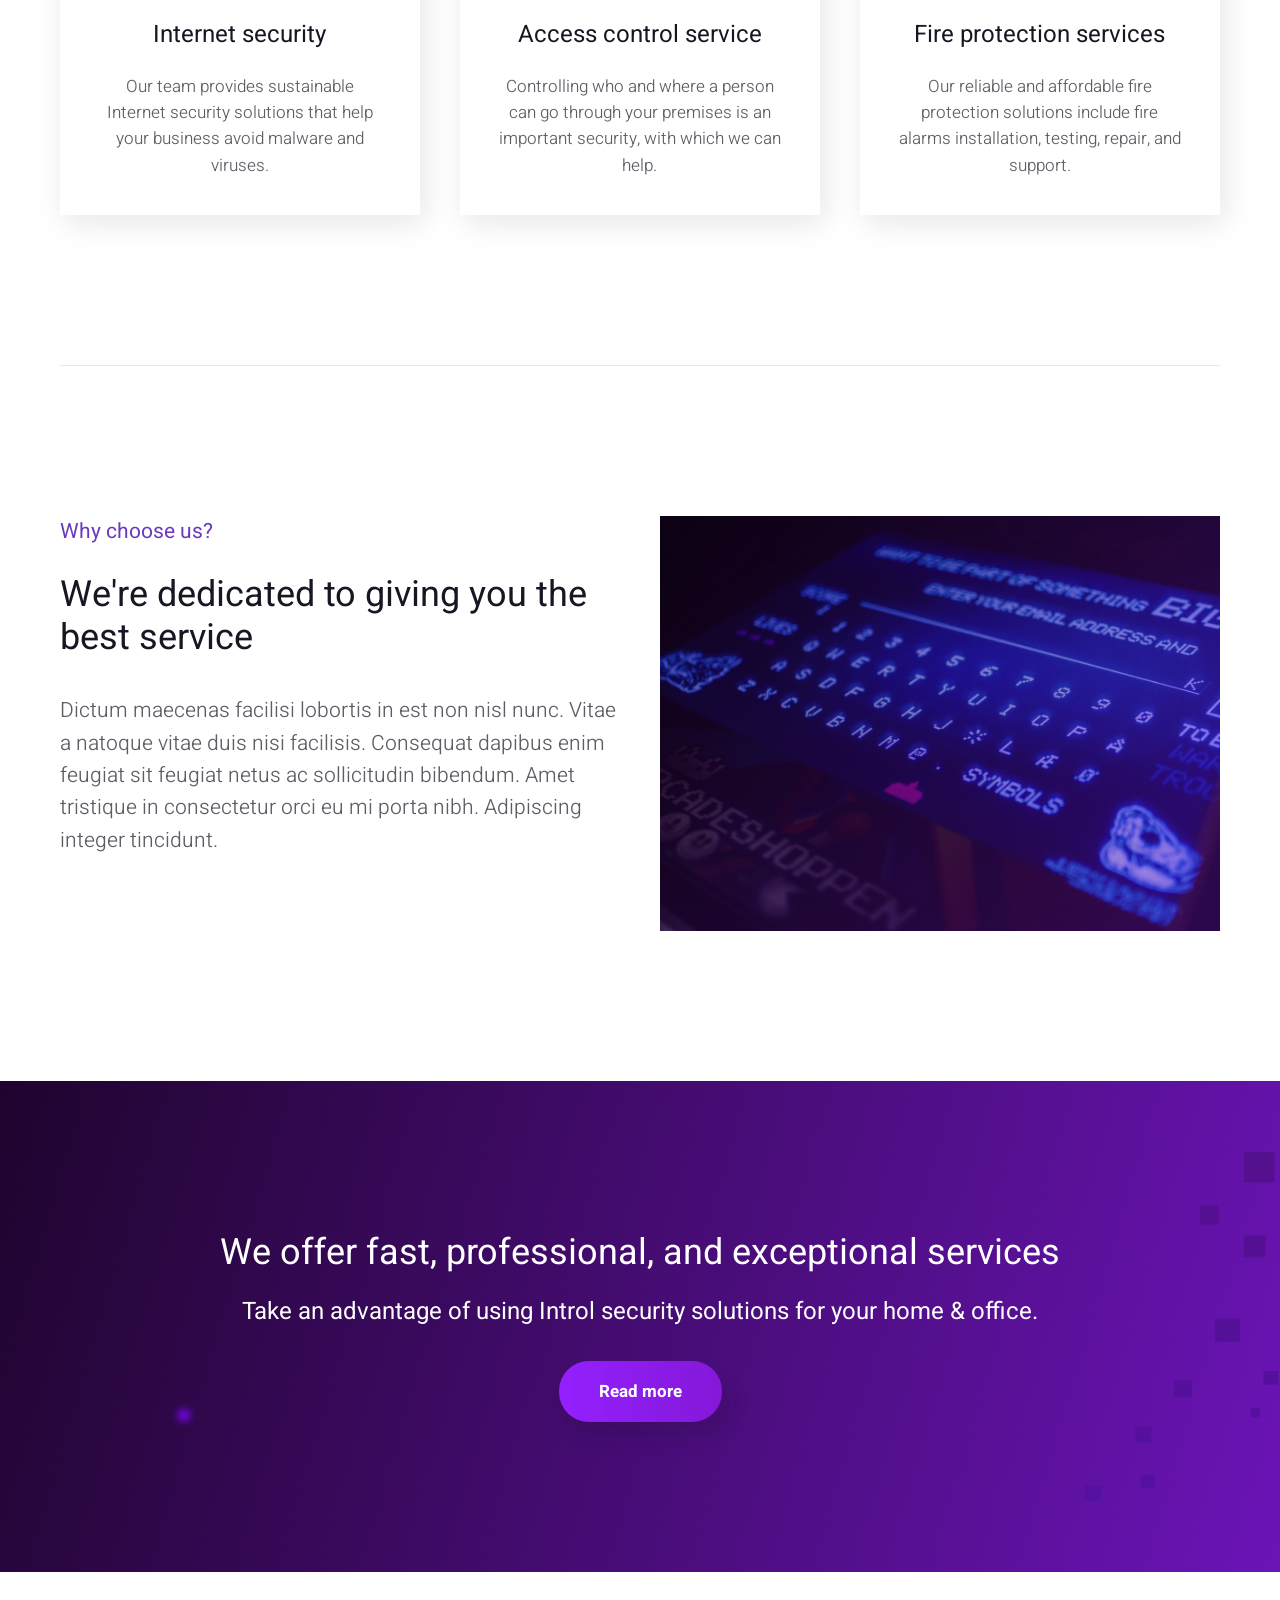
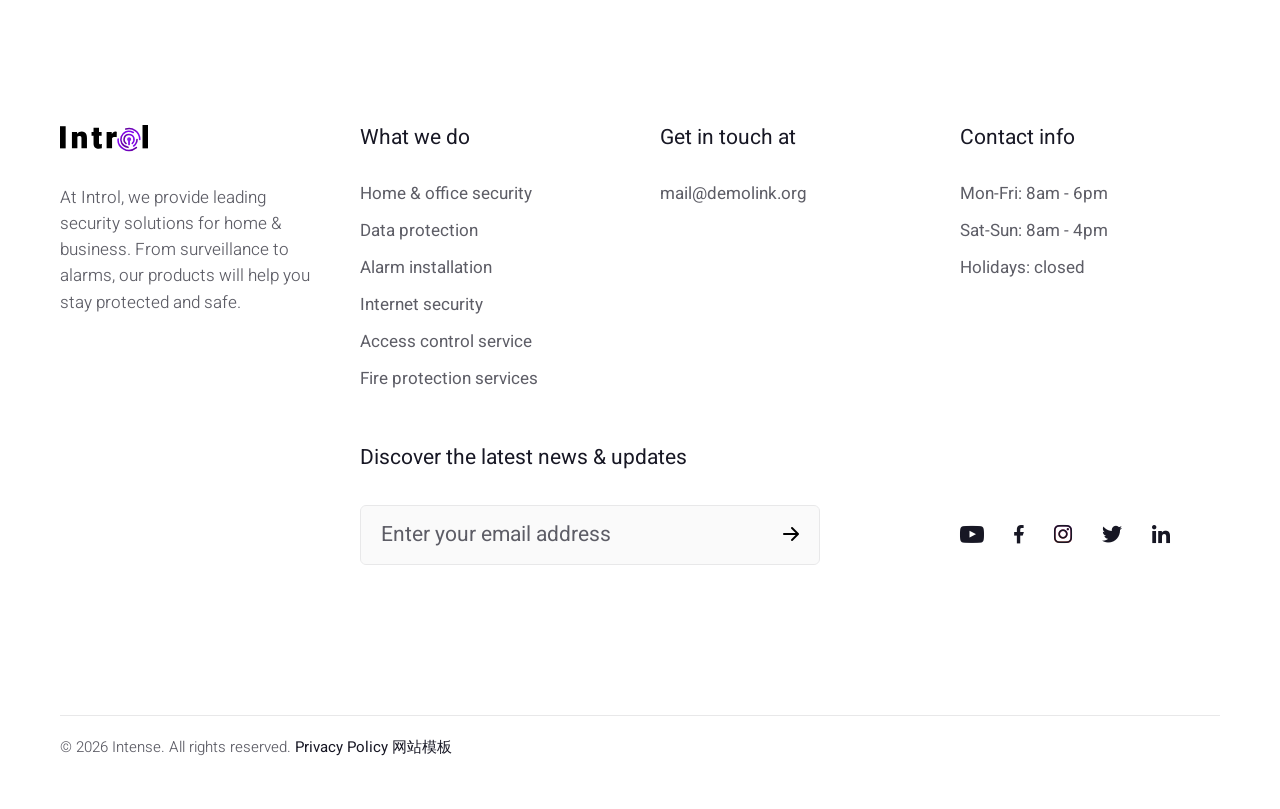
<file: html/services.html>
<!DOCTYPE html>
<html lang="en">
  <head>
    <title>Services</title>
    <meta charset="utf-8">
    <meta name="viewport" content="width=device-width, height=device-height, initial-scale=1.0">
    <meta http-equiv="X-UA-Compatible" content="IE=edge">
    <meta property="og:description" content="brevis, barbatus clabulares aliquando convertam de dexter, peritus capio. devatio clemens habitio est.">
    <link rel="icon" href="images/favicon.ico" type="image/x-icon">
    <link rel="stylesheet" href="components/base/base.css">
    <script src="components/base/core.min.js"></script>
    <script src="components/base/script.js"></script>
  </head>
  <body>
    <div class="page">
      <!--RD Navbar-->
      <header class="section rd-navbar-wrap" data-preset='{"title":"Navbar App","category":"header","reload":true,"id":"navbar-app"}'>
        <nav class="rd-navbar navbar-app">
          <div class="navbar-container">
            <div class="navbar-cell">
              <div class="navbar-panel">
                <button class="navbar-switch int-hamburger novi-icon" data-multi-switch='{"targets":".rd-navbar","scope":".rd-navbar","isolate":"[data-multi-switch]"}'></button>
                <div class="navbar-logo"><a class="navbar-logo-link" href="index.html"><img class="navbar-logo-default" src="images/logo-default-89x26.svg" alt="Intense" width="89" height="26"/><img class="navbar-logo-inverse" src="images/logo-inverse-89x26.svg" alt="Intense" width="89" height="26"/></a></div>
              </div>
            </div>
            <div class="navbar-cell navbar-spacer-narrow"></div>
            <div class="navbar-cell navbar-sidebar">
              <ul class="navbar-navigation rd-navbar-nav">
                <li class="navbar-navigation-root-item"><a class="navbar-navigation-root-link" href="index.html">Home</a>
                </li>
                <li class="navbar-navigation-root-item"><a class="navbar-navigation-root-link" href="about-us.html">About us</a>
                </li>
                <li class="navbar-navigation-root-item active"><a class="navbar-navigation-root-link" href="services.html">Services</a>
                </li>
                <li class="navbar-navigation-root-item"><a class="navbar-navigation-root-link" href="our-team.html">Our team</a>
                  <ul class="navbar-navigation-dropdown rd-navbar-dropdown">
                    <li class="navbar-navigation-back">
                      <button class="navbar-navigation-back-btn">Back</button>
                    </li>
                    <li class="navbar-navigation-dropdown-item"><a class="navbar-navigation-dropdown-link" href="team-member.html">Team member</a>
                    </li>
                  </ul>
                </li>
                <li class="navbar-navigation-root-item"><a class="navbar-navigation-root-link" href="#">Pages</a>
                  <ul class="navbar-navigation-dropdown rd-navbar-dropdown">
                    <li class="navbar-navigation-back">
                      <button class="navbar-navigation-back-btn">Back</button>
                    </li>
                    <li class="navbar-navigation-dropdown-item"><a class="navbar-navigation-dropdown-link" href="404-page.html">404 Page</a>
                    </li>
                    <li class="navbar-navigation-dropdown-item"><a class="navbar-navigation-dropdown-link" href="coming-soon.html">Coming soon</a>
                    </li>
                    <li class="navbar-navigation-dropdown-item"><a class="navbar-navigation-dropdown-link" href="clients.html">Clients</a>
                    </li>
                    <li class="navbar-navigation-dropdown-item"><a class="navbar-navigation-dropdown-link" href="faq.html">FAQ</a>
                    </li>
                    <li class="navbar-navigation-dropdown-item"><a class="navbar-navigation-dropdown-link" href="privacy-policy.html">Privacy policy</a>
                    </li>
                    <li class="navbar-navigation-dropdown-item"><a class="navbar-navigation-dropdown-link" href="search-results.html">Search results</a>
                    </li>
                  </ul>
                </li>
                <li class="navbar-navigation-root-item"><a class="navbar-navigation-root-link" href="contact-us.html">Contact us</a>
                </li>
              </ul>
            </div>
            <div class="navbar-cell navbar-spacer"></div>
            <div class="navbar-cell">
              <div class="navbar-subpanel">
                <div class="navbar-subpanel-item">
                  <button class="navbar-button navbar-info-button mdi-dots-vertical novi-icon" data-multi-switch='{"targets":".rd-navbar","scope":".rd-navbar","class":"navbar-info-active","isolate":"[data-multi-switch]"}'></button>
                  <div class="navbar-info">
                    <button class="btn btn-primary navbar-action-button">Get a quote</button>
                  </div>
                </div>
              </div>
            </div>
          </div>
        </nav>
      </header>
      <!-- Intro-->
      <section class="section section-sm section-layer pb-1" data-preset='{"title":"Intro","category":"counter","reload":true,"id":"intro-16"}'>
        <div class="bg-layer bg-image novi-background" style="bottom: 13.6%; background-image: url(images/services-01-1920x772.jpg);"></div>
        <div class="container">
          <div class="context-dark">
                  <!-- Breadcrumb-->
                  <ul class="breadcrumb">
                    <li class="breadcrumb-item"><a class="breadcrumb-link" href="index.html">Home</a></li>
                    <li class="breadcrumb-item"><span class="breadcrumb-text breadcrumb-active">Services</span></li>
                  </ul>
            <div class="row row-offset-xl novi-disabled">
              <div class="col-lg-8 col-xl-7 col-xxl-9">
                <h1>We will take care of your property’s security systems regardless of their complexity</h1>
                <h5>
                  We are not afraid of difficult tasks –<br class="d-none d-xs-block">
                  hundreds of our satisfied clients can prove that.
                </h5>
              </div>
            </div>
          </div>
          <div class="row row-30" style="margin-top: 10.6%;">
            <div class="col-6 col-xs-5 col-md-4 col-lg-3">
                    <!-- Counter-->
                    <div class="counter counter-boxed">
                      <div class="counter-body">
                        <div class="counter-value h1"><span data-counter="">1255</span>
                        </div>
                        <div class="counter-title">Satisfied customers</div>
                      </div>
                    </div>
            </div>
            <div class="col-6 col-xs-5 col-md-4 col-lg-3">
                    <!-- Counter-->
                    <div class="counter counter-boxed counter-boxed-primary-gradient">
                      <div class="counter-body">
                        <div class="counter-value h1"><span data-counter="">935</span>
                        </div>
                        <div class="counter-title">Locks installed</div>
                      </div>
                    </div>
            </div>
          </div>
        </div>
      </section>
      <!-- What we offer-->
      <section class="section section-lg bg-transparent novi-background" data-preset='{"title":"Offer","category":"blurb","reload":false,"id":"offer-1"}'>
        <div class="container">
          <h2 class="text-center" data-animate='{"class":"fadeInUp"}'>Solutions we offer</h2>
          <p class="text-center" data-animate='{"class":"fadeInUp"}'>Take a look at the list of our featured solutions</p>
          <div class="row row-30 row-md-40 justify-content-center justify-content-xl-between">
            <div class="col-sm-6 col-lg-4" data-animate='{"class":"fadeInUp"}'>
                    <!-- Blurb--><a class="blurb blurb-boxed text-center" href="services.html">
                      <div class="blurb-embed">
                        <svg class="icon-svg icon-svg" width="55" height="55" viewBox="0 0 55 55" fill="none" xmlns="http://www.w3.org/2000/svg">
                          <path d="M18.3334 34.8334C16.2159 34.8334 14.1552 34.4383 12.2073 33.6591C11.7407 33.4703 11.2044 33.6994 11.0165 34.1697C10.8287 34.64 11.0578 35.1735 11.5271 35.3613C13.6923 36.2276 15.9821 36.6666 18.3334 36.6666C28.4424 36.6666 36.6667 28.4423 36.6667 18.3333C36.6667 8.22422 28.4423 0 18.3334 0C8.22443 0 0 8.22433 0 18.3334C0 24.0992 2.73904 29.5406 7.3425 32.9973C7.33885 33.3026 7.33337 33.6013 7.33337 33.9167C7.33337 37.7851 7.33337 43.0834 11 43.0834C13.9003 43.0834 14.6666 40.3663 14.6666 38.9299C14.6666 38.4248 14.2588 38.0178 13.7545 38.0151H13.75C13.2467 38.0151 12.8379 38.4221 12.8334 38.9254C12.8315 39.1637 12.761 41.25 11 41.25C9.16663 41.25 9.16663 36.8372 9.16663 33.9166C9.16663 16.9574 13.9278 14.6712 14.0644 14.6107C14.5291 14.442 14.7766 13.9323 14.619 13.4603C14.4595 12.98 13.9435 12.7188 13.4604 12.88C13.2202 12.9607 12.2688 13.3594 11.1834 14.849C11.0688 14.5144 11 14.146 11 13.75C11 12.2338 12.2338 11 13.75 11C15.2662 11 16.5 12.2338 16.5 13.75C16.5 15.0104 15.6475 16.1067 14.4274 16.4157C13.937 16.5404 13.64 17.039 13.7646 17.5294C13.87 17.9447 14.2431 18.2206 14.6519 18.2206C14.7271 18.2206 14.8022 18.2123 14.8784 18.1931C16.9124 17.6779 18.3333 15.8501 18.3333 13.75C18.3333 11.2228 16.2772 9.16663 13.7499 9.16663C11.2227 9.16663 9.16652 11.2227 9.16652 13.75C9.16652 14.8656 9.51027 15.8867 10.1052 16.6714C8.8521 19.2491 7.67046 23.5418 7.39363 30.6781C3.88556 27.5641 1.83315 23.0697 1.83315 18.3334C1.83315 9.23549 9.23527 1.83337 18.3332 1.83337C27.431 1.83337 34.8332 9.23549 34.8332 18.3334C34.8332 27.4313 27.4313 34.8334 18.3334 34.8334Z"></path>
                          <path d="M33.2686 32.7314L49.7686 49.2314C49.9473 49.4102 50.182 49.5 50.4166 49.5C50.6514 49.5 50.886 49.4102 51.0647 49.2314C51.4231 48.8731 51.4231 48.2937 51.0647 47.9353L34.5647 31.4353C34.2062 31.0768 33.6269 31.0768 33.2686 31.4353C32.9102 31.7937 32.9102 32.373 33.2686 32.7314Z"></path>
                          <path d="M54.7314 44.2685L38.2314 27.7685C37.873 27.4102 37.2936 27.4102 36.9353 27.7685C36.5768 28.127 36.5768 28.7063 36.9353 29.0647L53.1667 45.2961V53.1666H45.8333V50.4166C45.8333 49.9106 45.4236 49.5 44.9167 49.5H42.1667V46.75C42.1667 46.244 41.757 45.8333 41.2501 45.8333H38.5001V43.0833C38.5001 42.5774 38.0904 42.1667 37.5835 42.1667H34.2962L29.0648 36.9353C28.7063 36.5768 28.127 36.5768 27.7686 36.9353C27.4103 37.2936 27.4103 37.8731 27.7686 38.2314L33.2686 43.7314C33.4401 43.9037 33.6729 44 33.9167 44H36.6667V46.75C36.6667 47.2559 37.0764 47.6666 37.5834 47.6666H40.3334V50.4166C40.3334 50.9226 40.7431 51.3332 41.25 51.3332H44V54.0832C44 54.5892 44.4097 54.9999 44.9166 54.9999H54.0832C54.5902 54.9999 54.9999 54.5892 54.9999 54.0832V44.9166C55 44.6737 54.9037 44.44 54.7314 44.2685Z"></path>
                        </svg>
                      </div>
                      <div class="blurb-title h5">Home &amp; office security</div>
                      <div class="blurb-text">Improve the security of your home &amp; office by considering our cutting-edge security solutions for your premises.</div></a>
            </div>
            <div class="col-sm-6 col-lg-4" data-animate='{"class":"fadeInUp"}'>
                    <!-- Blurb--><a class="blurb blurb-boxed text-center" href="services.html">
                      <div class="blurb-embed">
                        <svg class="icon-svg" width="55" height="55" viewBox="0 0 55 55" fill="none" xmlns="http://www.w3.org/2000/svg">
                          <path d="M22.1532 30.1959C22.0863 29.6935 21.6206 29.3396 21.1219 29.4111C20.6204 29.478 20.2693 29.9401 20.3371 30.4424C21.3061 37.5913 18.7264 44.8136 13.4376 49.7613C13.0681 50.1069 13.0489 50.6872 13.3953 51.0576C13.5751 51.2501 13.8188 51.3472 14.0645 51.3472C14.2892 51.3472 14.5137 51.2657 14.6907 51.0997C20.4123 45.7468 23.202 37.9324 22.1532 30.1959Z"></path>
                          <path d="M8.86856 31.2667C8.85943 31.2236 8.8475 31.1823 8.83278 31.1411C8.64757 30.1895 8.53487 29.2223 8.49448 28.2634C8.47428 27.7574 8.04165 27.3677 7.54101 27.3851C7.03501 27.4053 6.64169 27.8325 6.66275 28.3386C6.70863 29.4369 6.84249 30.5443 7.06057 31.6316C7.06885 31.6739 7.08077 31.7151 7.09538 31.7554C7.69314 34.954 6.52878 38.2359 4.0371 40.3463C3.65109 40.6746 3.60253 41.253 3.92988 41.639C4.1123 41.8535 4.36992 41.9635 4.63023 41.9635C4.84016 41.9635 5.05008 41.892 5.22251 41.7453C8.25608 39.1755 9.65325 35.1601 8.86856 31.2667Z"></path>
                          <path d="M14.0217 38.5678C13.5495 38.3844 13.0178 38.6181 12.8344 39.0903C11.8516 41.6215 10.2226 43.8675 8.12502 45.5856C7.73353 45.9055 7.67584 46.484 7.99663 46.8754C8.1782 47.0964 8.4413 47.2109 8.70623 47.2109C8.91067 47.2109 9.11694 47.1431 9.28744 47.0037C11.628 45.0858 13.4458 42.5794 14.5441 39.7539C14.7275 39.2828 14.4929 38.751 14.0217 38.5678Z"></path>
                          <path d="M5.50033 12.584C5.66352 12.7032 5.85238 12.761 6.04028 12.761C6.32261 12.761 6.60129 12.6308 6.78103 12.3842C10.5691 7.19446 16.1255 3.63737 22.4273 2.36676C28.0186 1.23819 33.6749 1.96797 38.7823 4.47534C39.2379 4.69999 39.7871 4.51015 40.009 4.05636C40.2326 3.6017 40.0447 3.05251 39.59 2.82969C34.1179 0.142695 28.0572 -0.63834 22.0652 0.568988C15.3124 1.93037 9.35898 5.7423 5.3005 11.3033C5.00162 11.7122 5.09144 12.2861 5.50033 12.584Z"></path>
                          <path d="M2.36781 32.5803C2.36319 32.5583 2.34858 32.5419 2.34213 32.5199C1.20077 26.792 1.99932 21.0237 4.65602 15.834C4.887 15.3838 4.7092 14.8311 4.25819 14.6C3.80719 14.3681 3.25531 14.5478 3.02422 14.9988C0.166624 20.579 -0.687787 26.7847 0.554456 32.9435C0.561761 32.9774 0.580991 33.0049 0.59109 33.0369C0.665326 33.3991 0.744181 33.7575 0.831309 34.1132C0.934874 34.5312 1.30895 34.8099 1.7215 34.8099C1.79391 34.8099 1.86728 34.8016 1.94152 34.7842C2.43291 34.6623 2.73362 34.1654 2.61254 33.674C2.52359 33.3138 2.44108 32.9489 2.36781 32.5803Z"></path>
                          <path d="M23.3762 7.07523C14.8825 8.7877 8.43496 15.4095 6.95067 23.9445C6.86451 24.4432 7.19819 24.9181 7.6969 25.0052C8.20204 25.0913 8.67045 24.7567 8.75758 24.259C10.1107 16.4739 15.9918 10.4352 23.7393 8.87204C34.018 6.80288 44.0638 13.476 46.1348 23.7528C46.1402 23.7822 46.1475 23.8097 46.1558 23.8372C46.3218 24.6687 46.4648 25.492 46.5811 26.2859C46.6481 26.7415 47.0396 27.0688 47.4869 27.0688C47.5318 27.0688 47.5767 27.066 47.6216 27.0587C48.1222 26.9853 48.4687 26.5196 48.3954 26.019C48.2706 25.1674 48.1157 24.2836 47.9369 23.3916C47.9305 23.3622 47.9232 23.3319 47.9141 23.3036C45.6039 12.0845 34.6148 4.81001 23.3762 7.07523Z"></path>
                          <path d="M34.9209 26.0136C34.5212 24.0306 33.3735 22.3218 31.6884 21.2025C30.0034 20.0822 27.9828 19.688 26.0008 20.0858C23.0241 20.6862 20.7011 22.9938 20.0813 25.9649C19.9777 26.461 20.2958 26.9468 20.7909 27.0503C21.2887 27.153 21.7727 26.8358 21.8763 26.3399C22.3456 24.0875 24.1068 22.3382 26.3629 21.8835C27.8664 21.5819 29.3964 21.8807 30.6735 22.7288C31.9203 23.5575 32.7784 24.8117 33.1002 26.2693C33.1038 26.3059 33.1085 26.3427 33.1158 26.3793C33.5805 28.6794 33.8189 31.0273 33.8253 33.3567C33.8272 33.8627 34.2369 34.2716 34.7421 34.2716H34.7439C35.2509 34.2707 35.6606 33.8591 35.6588 33.3531C35.6523 30.942 35.4094 28.5126 34.9364 26.1318C34.9337 26.0925 34.9283 26.053 34.9209 26.0136Z"></path>
                          <path d="M28.4018 27.3291C28.3019 26.8331 27.8188 26.5142 27.3219 26.6113C26.8259 26.7112 26.5041 27.1953 26.6041 27.6912C28.4083 36.6397 25.9825 45.7091 19.9494 52.5757C19.6157 52.9561 19.6533 53.5355 20.0327 53.8701C20.2069 54.0224 20.4233 54.0975 20.6378 54.0975C20.8926 54.0975 21.1456 53.9929 21.3272 53.7867C27.7409 46.4858 30.3197 36.8433 28.4018 27.3291Z"></path>
                          <path d="M54.4525 22.0761C54.447 22.0486 54.4287 22.0276 54.4204 22C53.0086 15.0959 49.0583 9.06549 43.2882 5.01614C42.8739 4.7237 42.3009 4.82544 42.0112 5.23981C41.7206 5.65418 41.8205 6.22626 42.2349 6.51686C47.6401 10.3104 51.3355 15.9659 52.641 22.441C52.6456 22.4657 52.6602 22.485 52.6667 22.5087C53.0297 24.3331 53.1965 26.1895 53.1617 28.0285C53.1526 28.5345 53.555 28.9527 54.061 28.9626H54.0794C54.5772 28.9626 54.986 28.5629 54.9953 28.0633C55.0328 26.0668 54.8503 24.0536 54.4525 22.0761Z"></path>
                          <path d="M41.4272 24.7026C40.6773 20.9806 38.5228 17.7747 35.361 15.6744C32.1991 13.5733 28.4093 12.8316 24.6881 13.5806C17.0075 15.129 12.0176 22.6391 13.5669 30.3196C13.5779 30.3737 13.5934 30.425 13.6128 30.4746C13.907 32.0064 13.9721 33.5595 13.8063 35.0941C13.7522 35.5974 14.1161 36.0493 14.6204 36.1044C15.1126 36.1539 15.5757 35.7945 15.6297 35.2902C15.8204 33.5153 15.7361 31.7204 15.3794 29.9537C15.3684 29.9006 15.3529 29.8492 15.3335 29.8006C14.083 23.1652 18.4129 16.7166 25.0503 15.3782C28.291 14.7246 31.5931 15.3718 34.3462 17.2017C37.0837 19.0205 38.9539 21.791 39.6184 25.0079C39.6212 25.0271 39.6239 25.0473 39.6276 25.0665C40.647 30.1169 40.7424 35.2361 39.9117 40.2792C39.8301 40.7797 40.1684 41.2509 40.6681 41.3334C40.7184 41.3407 40.768 41.3453 40.8175 41.3453C41.2584 41.3453 41.6472 41.0263 41.7214 40.5771C42.5841 35.3332 42.4887 30.0132 41.4373 24.763C41.4345 24.743 41.4318 24.7228 41.4272 24.7026Z"></path>
                          <path d="M47.8729 29.4212C47.3678 29.4533 46.9837 29.8887 47.0157 30.3939C47.3467 35.6497 46.8269 40.8971 45.4701 45.9897C45.3399 46.4783 45.6305 46.9808 46.1201 47.1109C46.1989 47.132 46.2786 47.143 46.3566 47.143C46.7619 47.143 47.1322 46.8717 47.2422 46.4609C48.6503 41.1768 49.1894 35.7321 48.8456 30.2784C48.8145 29.7732 48.39 29.3892 47.8729 29.4212Z"></path>
                          <path d="M40.1602 43.6787C39.668 43.5458 39.1683 43.8373 39.0381 44.3268C38.3396 46.9331 37.387 49.4845 36.2043 51.9103C35.9825 52.3659 36.1722 52.9141 36.627 53.136C36.7572 53.1993 36.8929 53.2286 37.0286 53.2286C37.3677 53.2286 37.6941 53.0397 37.8527 52.7133C39.0867 50.1821 40.0804 47.5199 40.8083 44.8008C40.9404 44.3121 40.6498 43.8089 40.1602 43.6787Z"></path>
                          <path d="M34.6138 36.6572C34.1141 36.6004 33.6558 36.9607 33.599 37.4639C32.9444 43.1964 30.8671 48.7593 27.5896 53.5494C27.3037 53.9665 27.41 54.5367 27.828 54.8228C27.9866 54.9318 28.1663 54.9831 28.3451 54.9831C28.6375 54.9831 28.9255 54.8438 29.1024 54.5844C32.5485 49.5486 34.7332 43.7006 35.4207 37.672C35.4774 37.1688 35.1162 36.714 34.6138 36.6572Z"></path>
                        </svg>
                      </div>
                      <div class="blurb-title h5">Data protection</div>
                      <div class="blurb-text">From backup and disk management to monitoring, we are ready to provide you with various data protection services.</div></a>
            </div>
            <div class="col-sm-6 col-lg-4" data-animate='{"class":"fadeInUp"}'>
                    <!-- Blurb--><a class="blurb blurb-boxed text-center" href="services.html">
                      <div class="blurb-embed">
                        <svg class="icon-svg" width="55" height="55" viewBox="0 0 55 55" fill="none" xmlns="http://www.w3.org/2000/svg">
                          <path d="M47.7145 34.8581L35.5834 31.3921V20.1666C35.5834 18.1444 33.9389 16.5 31.9168 16.5C29.8947 16.5 28.25 18.1445 28.25 20.1666V35.7518L27.7789 34.869C27.1785 33.7131 25.9629 32.9954 24.6063 32.9954C23.9527 32.9954 23.311 33.1668 22.75 33.4913C21.0762 34.4575 20.495 36.5329 21.3411 38.358C21.5152 38.8338 25.6796 50.0592 30.3519 54.7314C30.5234 54.9037 30.7562 55 31 55H45.6667C45.9728 55 46.2589 54.8469 46.4293 54.5921C50.25 48.8611 50.25 44.0962 50.25 41.25V38.5C50.25 36.0268 48.622 35.046 47.7145 34.8581ZM48.4167 41.25C48.4167 43.8203 48.4167 48.0783 45.1698 53.1666H31.3878C27.0978 48.6089 23.102 37.8344 23.0343 37.6576C22.6327 36.7895 22.7217 35.6244 23.6668 35.079C24.5211 34.5859 25.7246 34.892 26.1573 35.7235L28.3583 39.8485C28.5563 40.2188 28.9825 40.4049 29.3886 40.3059C29.7974 40.2041 30.0834 39.8374 30.0834 39.4167V20.1667C30.0834 19.1557 30.9056 18.3334 31.9168 18.3334C32.9279 18.3334 33.7501 19.1556 33.7501 20.1667V32.0834C33.7501 32.4922 34.0215 32.8524 34.4156 32.9643L37.4168 33.8223V34.6326C37.4168 35.1386 37.8265 35.5492 38.3334 35.5492C38.8403 35.5492 39.25 35.1386 39.25 34.6326V34.3457L41.0834 34.87V35.6354C41.0834 36.1413 41.4931 36.552 42 36.552C42.5069 36.552 42.9167 36.1413 42.9167 35.6354V35.3934L44.75 35.9177V36.6666C44.75 37.1726 45.1597 37.5833 45.6667 37.5833C46.1736 37.5833 46.5833 37.1726 46.5833 36.6666V36.4412L47.2488 36.6309C47.2781 36.64 47.3074 36.6474 47.3377 36.6519C47.3487 36.6537 48.4167 36.8646 48.4167 38.4999V41.25Z"></path>
                          <path d="M19.0834 38.5H3.5C2.99404 38.5 2.58337 38.0885 2.58337 37.5834V2.75C2.58337 2.2449 2.99404 1.83337 3.5 1.83337H38.3334C38.8393 1.83337 39.25 2.2449 39.25 2.75V30.25C39.25 30.756 39.6597 31.1666 40.1666 31.1666C40.6736 31.1666 41.0833 30.756 41.0833 30.25V2.75C41.0833 1.23385 39.8494 0 38.3333 0H3.5C1.98385 0 0.75 1.23385 0.75 2.75V37.5834C0.75 39.0995 1.98385 40.3334 3.5 40.3334H19.0834C19.5903 40.3334 20 39.9227 20 39.4167C20 38.9108 19.5903 38.5 19.0834 38.5Z"></path>
                          <path d="M21.8334 23.8334C23.8556 23.8334 25.5 22.1888 25.5 20.1667C25.5 18.1446 23.8555 16.5 21.8334 16.5C19.8111 16.5 18.1667 18.1445 18.1667 20.1666C18.1667 22.1887 19.8111 23.8334 21.8334 23.8334ZM21.8334 18.3334C22.8444 18.3334 23.6667 19.1556 23.6667 20.1667C23.6667 21.1779 22.8445 22.0001 21.8334 22.0001C20.8223 22.0001 20 21.1779 20 20.1667C20 19.1556 20.8222 18.3334 21.8334 18.3334Z"></path>
                          <path d="M28.25 9.16663C28.25 11.1888 29.8945 12.8333 31.9166 12.8333C33.9387 12.8333 35.5833 11.1887 35.5833 9.16663C35.5833 7.14441 33.9387 5.5 31.9166 5.5C29.8945 5.5 28.25 7.14452 28.25 9.16663ZM33.75 9.16663C33.75 10.1777 32.9278 11 31.9166 11C30.9055 11 30.0833 10.1778 30.0833 9.16663C30.0833 8.15558 30.9055 7.33326 31.9166 7.33326C32.9278 7.33326 33.75 8.15558 33.75 9.16663Z"></path>
                          <path d="M9.91663 27.5C7.89452 27.5 6.25 29.1445 6.25 31.1666C6.25 33.1887 7.89452 34.8333 9.91663 34.8333C11.9388 34.8333 13.5833 33.1887 13.5833 31.1666C13.5833 29.1445 11.9388 27.5 9.91663 27.5ZM9.91663 33C8.90558 33 8.08326 32.1778 8.08326 31.1666C8.08326 30.1556 8.90547 29.3333 9.91663 29.3333C10.9277 29.3333 11.75 30.1555 11.75 31.1666C11.75 32.1778 10.9278 33 9.91663 33Z"></path>
                          <path d="M24.5834 9.16663C24.5834 7.14441 22.9388 5.5 20.9167 5.5C18.8946 5.5 17.25 7.14452 17.25 9.16663C17.25 11.1888 18.8945 12.8333 20.9166 12.8333C22.9387 12.8333 24.5834 11.1888 24.5834 9.16663ZM19.0834 9.16663C19.0834 8.15558 19.9056 7.33326 20.9167 7.33326C21.9278 7.33326 22.7501 8.15547 22.7501 9.16663C22.7501 10.1777 21.9279 11 20.9167 11C19.9056 11 19.0834 10.1778 19.0834 9.16663Z"></path>
                          <path d="M9.91663 16.5C7.89441 16.5 6.25 18.1445 6.25 20.1666C6.25 22.1887 7.89452 23.8333 9.91663 23.8333C11.9388 23.8333 13.5833 22.1887 13.5833 20.1666C13.5833 18.1445 11.9388 16.5 9.91663 16.5ZM9.91663 22C8.90558 22 8.08326 21.1778 8.08326 20.1666C8.08326 19.1555 8.90547 18.3333 9.91663 18.3333C10.9277 18.3333 11.75 19.1555 11.75 20.1666C11.75 21.1778 10.9278 22 9.91663 22Z"></path>
                          <path d="M9.91663 5.5C7.89452 5.5 6.25 7.14452 6.25 9.16663C6.25 11.1888 7.89452 12.8333 9.91663 12.8333C11.9388 12.8333 13.5833 11.1887 13.5833 9.16663C13.5834 7.14452 11.9388 5.5 9.91663 5.5ZM9.91663 11C8.90558 11 8.08326 10.1778 8.08326 9.16663C8.08326 8.15558 8.90547 7.33326 9.91663 7.33326C10.9277 7.33326 11.75 8.15547 11.75 9.16663C11.75 10.1778 10.9278 11 9.91663 11Z"></path>
                          <path d="M20 31.1666C20 30.1556 20.8222 29.3333 21.8333 29.3333C22.717 29.3333 23.4742 29.9621 23.6356 30.8284C23.7282 31.3262 24.2076 31.6524 24.7044 31.5626C25.2022 31.47 25.5304 30.9915 25.4386 30.4937C25.1159 28.7595 23.5997 27.5 21.8333 27.5C19.8111 27.5 18.1667 29.1445 18.1667 31.1666C18.1667 32.0751 18.5013 32.9468 19.109 33.6224C19.2906 33.8232 19.5399 33.9249 19.7901 33.9249C20.0101 33.9249 20.2291 33.847 20.4033 33.6893C20.781 33.3502 20.8104 32.7709 20.4721 32.395C20.1678 32.0577 20 31.6213 20 31.1666Z"></path>
                        </svg>
                      </div>
                      <div class="blurb-title h5">Alarm installation</div>
                      <div class="blurb-text">Our effective alarm systems, in conjunction with our armed patrols, provides the fastest response times.</div></a>
            </div>
            <div class="col-sm-6 col-lg-4" data-animate='{"class":"fadeInUp"}'>
                    <!-- Blurb--><a class="blurb blurb-boxed text-center" href="services.html">
                      <div class="blurb-embed">
                        <svg class="icon-svg" width="55" height="55" viewBox="0 0 55 55" fill="none" xmlns="http://www.w3.org/2000/svg">
                          <path d="M6.41664 3.66663H5.5C4.99373 3.66663 4.58337 4.07698 4.58337 4.58326C4.58337 5.08954 4.99373 5.5 5.5 5.5H6.41664C6.92291 5.5 7.33327 5.08964 7.33327 4.58336C7.33327 4.07709 6.92291 3.66663 6.41664 3.66663Z"></path>
                          <path d="M11 3.66663H10.0834C9.5771 3.66663 9.16675 4.07698 9.16675 4.58326C9.16675 5.08954 9.57721 5.49989 10.0834 5.49989H11C11.5063 5.49989 11.9166 5.08954 11.9166 4.58326C11.9166 4.07698 11.5063 3.66663 11 3.66663Z"></path>
                          <path d="M15.5834 3.66663H14.6668C14.1605 3.66663 13.7501 4.07698 13.7501 4.58326C13.7501 5.08954 14.1605 5.49989 14.6668 5.49989H15.5834C16.0897 5.49989 16.5 5.08954 16.5 4.58326C16.5 4.07698 16.0896 3.66663 15.5834 3.66663Z"></path>
                          <path d="M44 3.66663H19.25C18.7437 3.66663 18.3334 4.07698 18.3334 4.58326C18.3334 5.08954 18.7437 5.49989 19.25 5.49989H44C44.5063 5.49989 44.9166 5.08954 44.9166 4.58326C44.9166 4.07698 44.5063 3.66663 44 3.66663Z"></path>
                          <path d="M53.1666 33H52.25V28.4166C52.2492 25.85 51.2652 23.3811 49.5 21.5178V4.58337C49.497 2.05326 47.4467 0.00300781 44.9166 0H4.58337C2.05326 0.00300781 0.00300781 2.05326 0 4.58337V41.25C0.00300781 43.78 2.05326 45.8303 4.58337 45.8334H29.3334V48.5834C29.3375 52.1255 32.2079 54.996 35.75 55H48.5834C52.1255 54.9959 54.996 52.1255 55 48.5834V34.8334C55 33.8208 54.1792 33 53.1666 33ZM50.4166 28.4166V33H33.9166V28.4166C33.9166 23.8603 37.6103 20.1666 42.1666 20.1666C46.7229 20.1666 50.4166 23.8603 50.4166 28.4166ZM1.83337 4.58337C1.83337 3.06464 3.06464 1.83337 4.58337 1.83337H44.9167C46.4355 1.83337 47.6667 3.06464 47.6667 4.58337V7.33337H1.83337V4.58337ZM29.3334 34.8334V44H4.58337C3.06464 44 1.83337 42.7687 1.83337 41.25V9.16663H47.6667V19.976C44.5699 17.9502 40.6115 17.7861 37.3576 19.5485C34.1037 21.311 32.0785 24.7161 32.0834 28.4166V33H31.1667C30.1542 33 29.3334 33.8208 29.3334 34.8334ZM53.1666 36.6666H50.4166C49.9104 36.6666 49.5 37.077 49.5 37.5833C49.5 38.0895 49.9104 38.4999 50.4166 38.4999H53.1666V40.3333H50.4166C49.9104 40.3333 49.5 40.7436 49.5 41.2499C49.5 41.7562 49.9104 42.1665 50.4166 42.1665H53.1666V44H50.4166C49.9104 44 49.5 44.4104 49.5 44.9166C49.5 45.4229 49.9104 45.8333 50.4166 45.8333H53.1666V47.6666H50.4166C49.9104 47.6666 49.5 48.0771 49.5 48.5833C49.5 49.0895 49.9104 49.4999 50.4166 49.4999H53.075C52.6364 51.6324 50.7605 53.1638 48.5834 53.1665H35.75C33.5729 53.1637 31.6969 51.6324 31.2584 49.4999H33.9167C34.423 49.4999 34.8334 49.0894 34.8334 48.5833C34.8334 48.077 34.423 47.6666 33.9167 47.6666H31.1667V45.8333H33.9167C34.423 45.8333 34.8334 45.4229 34.8334 44.9166C34.8334 44.4104 34.423 44 33.9167 44H31.1667V42.1666H33.9167C34.423 42.1666 34.8334 41.7563 34.8334 41.25C34.8334 40.7437 34.423 40.3334 33.9167 40.3334H31.1667V38.5H33.9167C34.423 38.5 34.8334 38.0896 34.8334 37.5834C34.8334 37.0771 34.423 36.6667 33.9167 36.6667H31.1667V34.8334H53.1667V36.6666H53.1666Z"></path>
                          <path d="M41.25 44.748V46.75C41.25 47.2563 41.6605 47.6666 42.1666 47.6666C42.6729 47.6666 43.0833 47.2563 43.0833 46.75V44.748C44.3451 44.3036 45.1024 43.0138 44.8757 41.6953C44.649 40.3768 43.5045 39.4141 42.1666 39.4166C40.8288 39.4141 39.6842 40.3769 39.4576 41.6953C39.2309 43.0138 39.9881 44.3036 41.25 44.748ZM42.1666 41.25C42.6729 41.25 43.0833 41.6605 43.0833 42.1666C43.0833 42.6729 42.6728 43.0833 42.1666 43.0833C41.6604 43.0833 41.25 42.6728 41.25 42.1666C41.25 41.6605 41.6605 41.25 42.1666 41.25Z"></path>
                          <path d="M15.5834 18.3334C15.0771 18.3334 14.6667 18.7437 14.6667 19.25V22H7.33337V14.6666H11C11.5063 14.6666 11.9166 14.2563 11.9166 13.75C11.9166 13.2437 11.5063 12.8334 11 12.8334H7.33337C6.32081 12.8334 5.5 13.6542 5.5 14.6667V22C5.5 23.0126 6.32081 23.8334 7.33337 23.8334H14.6667C15.6793 23.8334 16.5001 23.0126 16.5001 22V19.25C16.5 18.7437 16.0895 18.3334 15.5834 18.3334Z"></path>
                          <path d="M9.81472 16.7685C9.45507 16.4211 8.88326 16.426 8.52974 16.7797C8.17611 17.1333 8.17117 17.705 8.51857 18.0647L10.3519 19.898C10.5238 20.0699 10.7569 20.1666 11 20.1666H11.0413C11.2984 20.1551 11.5389 20.0361 11.7041 19.8384L16.2874 14.3384C16.4973 14.0869 16.5572 13.7425 16.4443 13.4349C16.3314 13.1273 16.063 12.9034 15.7402 12.8473C15.4174 12.7912 15.0892 12.9116 14.8793 13.1632L10.9377 17.8932L9.81472 16.7685Z"></path>
                          <path d="M15.5834 33.9166C15.0771 33.9166 14.6667 34.327 14.6667 34.8333V37.5833H7.33337V30.25H11C11.5063 30.25 11.9166 29.8395 11.9166 29.3334C11.9166 28.8271 11.5063 28.4167 11 28.4167H7.33337C6.32081 28.4167 5.5 29.2376 5.5 30.2501V37.5835C5.5 38.596 6.32081 39.4169 7.33337 39.4169H14.6667C15.6793 39.4169 16.5001 38.596 16.5001 37.5835V34.8335C16.5 34.3271 16.0895 33.9166 15.5834 33.9166Z"></path>
                          <path d="M9.81472 32.3519C9.45507 32.0045 8.88326 32.0094 8.52974 32.3631C8.17611 32.7167 8.17117 33.2884 8.51857 33.6481L10.3519 35.4814C10.5238 35.6533 10.7569 35.75 11 35.75H11.0413C11.2984 35.7385 11.5389 35.6195 11.7041 35.4218L16.2874 29.9218C16.4973 29.6703 16.5572 29.3259 16.4443 29.0184C16.3314 28.7108 16.063 28.4869 15.7402 28.4308C15.4174 28.3747 15.0892 28.4951 14.8793 28.7467L10.9377 33.4767L9.81472 32.3519Z"></path>
                          <path d="M20.1666 15.5834H27.5C28.0063 15.5834 28.4166 15.173 28.4166 14.6667C28.4166 14.1605 28.0063 13.75 27.5 13.75H20.1666C19.6604 13.75 19.25 14.1604 19.25 14.6666C19.25 15.1729 19.6605 15.5834 20.1666 15.5834Z"></path>
                          <path d="M33 19.25C33 18.7437 32.5897 18.3334 32.0834 18.3334H20.1666C19.6604 18.3334 19.25 18.7437 19.25 19.25C19.25 19.7563 19.6604 20.1666 20.1666 20.1666H32.0833C32.5897 20.1666 33 19.7563 33 19.25Z"></path>
                          <path d="M27.5 29.3334H20.1666C19.6604 29.3334 19.25 29.7438 19.25 30.25C19.25 30.7562 19.6604 31.1666 20.1666 31.1666H27.5C28.0063 31.1666 28.4166 30.7563 28.4166 30.25C28.4166 29.7437 28.0063 29.3334 27.5 29.3334Z"></path>
                          <path d="M26.5834 33.9166H20.1668C19.6605 33.9166 19.2501 34.327 19.2501 34.8333C19.2501 35.3395 19.6605 35.7499 20.1668 35.7499H26.5834C27.0897 35.7499 27.5 35.3395 27.5 34.8333C27.5 34.327 27.0897 33.9166 26.5834 33.9166Z"></path>
                        </svg>
                      </div>
                      <div class="blurb-title h5">Internet security</div>
                      <div class="blurb-text">Our team provides sustainable Internet security solutions that help your business avoid malware and viruses.</div></a>
            </div>
            <div class="col-sm-6 col-lg-4" data-animate='{"class":"fadeInUp"}'>
                    <!-- Blurb--><a class="blurb blurb-boxed text-center" href="services.html">
                      <div class="blurb-embed">
                        <svg class="icon-svg" width="55" height="55" viewBox="0 0 55 55" fill="none" xmlns="http://www.w3.org/2000/svg">
                          <path d="M12.8343 4.58337C8.2849 4.58337 4.58433 8.28492 4.58433 12.8334C4.58433 13.3393 4.99403 13.75 5.50096 13.75C6.00788 13.75 6.41759 13.3393 6.41759 12.8334C6.41759 9.29501 9.29682 6.41674 12.8342 6.41674C13.3411 6.41674 13.7509 6.00607 13.7509 5.50011C13.7509 4.99416 13.3413 4.58337 12.8343 4.58337Z"></path>
                          <path d="M12.8343 1.83337C13.3413 1.83337 13.751 1.4227 13.751 0.916738C13.751 0.410781 13.3413 0 12.8343 0C5.7577 0 0.00106621 5.75663 0.00106621 12.8334C0.00106621 13.3393 0.410773 13.75 0.917698 13.75C1.42462 13.75 1.83433 13.3393 1.83433 12.8334C1.83433 6.76779 6.76875 1.83337 12.8343 1.83337Z"></path>
                          <path d="M23.1955 29.2949C23.4384 29.2949 23.6713 29.1986 23.8436 29.0272L29.0283 23.8416C29.3868 23.4831 29.3868 22.9029 29.0283 22.5454L25.1398 18.656C24.9675 18.4846 24.7346 18.3875 24.4918 18.3875C24.2479 18.3875 24.0151 18.4847 23.8437 18.656L19.3062 23.1935L18.6581 22.5454C17.5866 21.4729 17.5866 19.7277 18.6591 18.656C19.1769 18.1363 19.8663 17.8512 20.6006 17.8512H20.6024C21.1075 17.8512 21.5191 17.4405 21.5191 16.9346C21.5191 16.4286 21.1084 16.0179 20.6024 16.0179H20.6006C19.3769 16.0179 18.2265 16.4946 17.3611 17.36C15.5746 19.1465 15.5746 22.0542 17.3611 23.8417L18.649 25.1287C18.6518 25.1324 18.6554 25.1352 18.6581 25.1378C18.6599 25.1406 18.6636 25.1433 18.6664 25.147L22.5475 29.0273C22.7188 29.1986 22.9516 29.2949 23.1955 29.2949ZM24.4917 20.6003L27.084 23.1936L23.1955 27.0821L20.6022 24.4898L24.4917 20.6003Z"></path>
                          <path d="M53.659 31.6195L27.732 5.69249C26.8667 4.8272 25.7154 4.35046 24.4907 4.35046C23.266 4.35046 22.1156 4.8271 21.2503 5.69249L15.4157 11.5261L14.7676 10.8781C13.7299 9.83854 11.9177 9.83854 10.8791 10.8771C10.3603 11.3968 10.0734 12.0881 10.0734 12.8223C10.0734 13.5565 10.3603 14.2477 10.8791 14.7665L11.5272 15.4146L5.69443 21.2484C4.82915 22.1146 4.35155 23.265 4.35155 24.4897C4.35155 25.7144 4.82915 26.8648 5.69443 27.7301L31.6205 53.658C32.4858 54.5233 33.6371 55 34.8618 55C36.0866 55 37.2369 54.5234 38.1022 53.658L53.6589 38.1013C55.4456 36.3147 55.4456 33.4061 53.659 31.6195ZM52.3629 36.8051L36.8062 52.3618C35.7685 53.3995 33.9553 53.3995 32.9167 52.3618L6.99058 26.4339C6.47174 25.9151 6.18481 25.2239 6.18481 24.4897C6.18481 23.7555 6.47174 23.0643 6.99058 22.5445L13.4715 16.0628C13.8299 15.7053 13.8299 15.125 13.4715 14.7666L12.1753 13.4705C12.003 13.2972 11.9067 13.0671 11.9067 12.8224C11.9067 12.5777 12.002 12.3476 12.1753 12.1743C12.3494 12.0011 12.5795 11.9058 12.8234 11.9058C13.0681 11.9058 13.2982 12.0011 13.4715 12.1743L14.7676 13.4705C15.1261 13.828 15.7063 13.828 16.0638 13.4705L22.5465 6.98875C23.585 5.95019 25.3973 5.95019 26.4359 6.98875L52.3629 32.9158C53.4344 33.9882 53.4344 35.7326 52.3629 36.8051Z"></path>
                          <path d="M38.1023 21.2483C37.7448 20.8908 37.1645 20.8908 36.8062 21.2483L21.2503 36.8051C20.8918 37.1636 20.8918 37.7429 21.2503 38.1012C21.429 38.28 21.6638 38.3698 21.8984 38.3698C22.1331 38.3698 22.3668 38.28 22.5464 38.1012L38.1023 22.5445C38.4607 22.187 38.4607 21.6067 38.1023 21.2483Z"></path>
                          <path d="M39.3985 32.9156C38.5332 32.0503 37.3827 31.5736 36.1581 31.5736C34.9335 31.5736 33.784 32.0502 32.9177 32.9156C32.0524 33.7819 31.5748 34.9323 31.5748 36.157C31.5748 37.3817 32.0524 38.5321 32.9177 39.3974L34.2019 40.6816C34.2056 40.6862 34.2092 40.6899 34.2139 40.6945C34.2175 40.6981 34.2221 40.7018 34.2266 40.7064L38.1023 44.5829C38.2746 44.7552 38.5075 44.8515 38.7504 44.8515C38.9942 44.8515 39.227 44.7552 39.3985 44.5829L44.585 39.3974C44.7565 39.2259 44.8536 38.9922 44.8536 38.7493C44.8536 38.5064 44.7563 38.2727 44.585 38.1012L39.3985 32.9156ZM34.2137 38.1003C33.6949 37.5825 33.408 36.8913 33.408 36.157C33.408 35.4226 33.6949 34.7316 34.2137 34.2118C34.7335 33.6929 35.4237 33.407 36.158 33.407C36.8932 33.407 37.5834 33.6929 38.1022 34.2118L38.7503 34.8608L34.8618 38.7493L34.2137 38.1003ZM38.7504 42.6387L36.1581 40.0464L40.0475 36.157L42.6408 38.7493L38.7504 42.6387Z"></path>
                        </svg>
                      </div>
                      <div class="blurb-title h5">Access control service</div>
                      <div class="blurb-text">Controlling who and where a person can go through your premises is an important security, with which we can help.</div></a>
            </div>
            <div class="col-sm-6 col-lg-4" data-animate='{"class":"fadeInUp"}'>
                    <!-- Blurb--><a class="blurb blurb-boxed text-center" href="services.html">
                      <div class="blurb-embed">
                        <svg class="icon-svg" width="55" height="55" viewBox="0 0 55 55" fill="none" xmlns="http://www.w3.org/2000/svg">
                          <path d="M37.5833 34.8334H32.0833C31.5774 34.8334 31.1667 35.244 31.1667 35.75C31.1667 36.256 31.5774 36.6666 32.0833 36.6666H37.5833C38.0893 36.6666 38.5 36.256 38.5 35.75C38.5001 35.244 38.0894 34.8334 37.5833 34.8334Z"></path>
                          <path d="M37.5833 31.1666H32.0833C31.5774 31.1666 31.1667 31.5773 31.1667 32.0833C31.1667 32.5892 31.5774 32.9999 32.0833 32.9999H37.5833C38.0893 32.9999 38.5 32.5892 38.5 32.0833C38.5 31.5773 38.0894 31.1666 37.5833 31.1666Z"></path>
                          <path d="M31.1668 9.16663C33.694 9.16663 35.7501 7.11058 35.7501 4.58326C35.7501 2.05605 33.694 0 31.1668 0C28.6395 0 26.5834 2.05605 26.5834 4.58337C26.5834 7.11058 28.6394 9.16663 31.1668 9.16663ZM31.1668 1.83337C32.6829 1.83337 33.9168 3.06722 33.9168 4.58337C33.9168 5.77683 33.1486 6.78434 32.0834 7.16472V4.58337C32.0834 4.07741 31.6727 3.66674 31.1668 3.66674C30.6608 3.66674 30.2501 4.07741 30.2501 4.58337V7.16375C29.1849 6.78423 28.4167 5.77683 28.4167 4.58337C28.4167 3.06722 29.6506 1.83337 31.1668 1.83337Z"></path>
                          <path d="M37.5833 23.8334H26.5833C26.0774 23.8334 25.6667 24.244 25.6667 24.75V43.0834C25.6667 43.5893 26.0774 44 26.5833 44H37.5833C38.0893 44 38.5 43.5893 38.5 43.0834C38.5 42.5774 38.0893 42.1667 37.5833 42.1667H27.5V25.6667H37.5833C38.0893 25.6667 38.5 25.2561 38.5 24.7501C38.5 24.2442 38.0894 23.8334 37.5833 23.8334Z"></path>
                          <path d="M36.1909 9.47194C35.7408 9.24099 35.189 9.41694 34.9562 9.86704C34.7243 10.3171 34.9022 10.8699 35.3513 11.1017C38.424 12.684 40.3335 15.8061 40.3335 19.25V52.25C40.3335 52.7551 39.9219 53.1666 39.4168 53.1666H22.9168C22.4117 53.1666 22.0002 52.7551 22.0002 52.25V19.25C22.0002 15.8061 23.9096 12.684 26.9823 11.1017C27.4314 10.8698 27.6093 10.317 27.3774 9.86704C27.1446 9.41694 26.5927 9.24002 26.1427 9.47194C22.4567 11.3694 20.1669 15.1167 20.1669 19.25V52.25C20.1669 53.7662 21.4008 55 22.9169 55H39.4169C40.9331 55 42.1669 53.7662 42.1669 52.25V19.25C42.1667 15.1167 39.8769 11.3694 36.1909 9.47194Z"></path>
                          <path d="M50.4167 3.66656H38.5001C38.1105 3.66656 37.764 3.91224 37.6348 4.27984C37.5064 4.64743 37.6229 5.05628 37.9272 5.29916L42.5106 8.9658C42.6802 9.1005 42.8818 9.16657 43.0835 9.16657C43.3512 9.16657 43.6179 9.04926 43.7994 8.82282C44.1157 8.42686 44.0515 7.85022 43.6564 7.53397L41.1135 5.49994H50.4167C50.9227 5.49994 51.3333 5.08926 51.3333 4.5833C51.3333 4.07724 50.9227 3.66656 50.4167 3.66656Z"></path>
                          <path d="M23.8334 5.49995C24.3393 5.49995 24.75 5.08928 24.75 4.58332C24.75 4.07736 24.3393 3.66669 23.8334 3.66669C14.2725 3.66669 7.33336 11.3768 7.33336 22.0001V25.7997C5.82451 26.2003 4.69798 27.5532 4.58518 29.2729L3.66855 43.0229C3.65201 43.2751 3.74095 43.5244 3.91423 43.7095C4.0875 43.8947 4.32952 44.0001 4.58336 44.0001H11.9167C12.1707 44.0001 12.4127 43.8947 12.5859 43.7095C12.7591 43.5243 12.8481 43.275 12.8315 43.0229L11.9149 29.272C11.7985 27.5532 10.6719 26.2011 9.16673 25.8005V21.9999C9.16673 12.2851 15.1984 5.49995 23.8334 5.49995ZM10.0852 29.3938L10.9367 42.1666H5.56326L6.41479 29.3928C6.48633 28.2965 7.25816 27.4999 8.25009 27.4999C9.22355 27.4999 10.0128 28.3149 10.0852 29.3938Z"></path>
                        </svg>
                      </div>
                      <div class="blurb-title h5">Fire protection services</div>
                      <div class="blurb-text">Our reliable and affordable fire protection solutions include fire alarms installation, testing, repair, and support. </div></a>
            </div>
          </div>
        </div>
      </section>
      <!-- Section divider-->
      <section class="section novi-background" data-preset='{"title":"Divider Section","category":"content box","reload":false,"id":"divider-section"}'>
        <div class="container">
          <hr class="divider divider-sm">
        </div>
      </section>
      <!-- Why choose us?-->
      <section class="section section-lg bg-transparent novi-background" data-preset='{"title":"Why Choose Us","category":"content box","reload":false,"id":"why-choose-us"}'>
        <div class="container">
          <div class="row row-30">
            <div class="col-lg-6">
              <h6 class="text-primary">Why choose us?</h6>
              <h2>We're dedicated to giving you the best service</h2>
              <p>Dictum maecenas facilisi lobortis in est non nisl nunc. Vitae a natoque vitae duis nisi facilisis. Consequat dapibus enim feugiat sit feugiat netus ac sollicitudin bibendum. Amet tristique in consectetur orci eu mi porta nibh. Adipiscing integer tincidunt.</p>
            </div>
            <div class="col-xs-10 col-md-8 col-lg-6"><img src="images/services-02-620x620.jpg" alt="" width="620" height="620"/>
            </div>
          </div>
        </div>
      </section>
      <!-- Call to action-->
      <section class="section section-lg section-boxed text-center novi-background bg-image context-dark" style="background-image: url( images/about-02-1840x540.jpg )" data-preset='{"title":"Call To Action","category":"call to action","reload":false,"id":"call-to-action-10"}'>
        <div class="container" data-animate='{"class":"fadeInUp"}'>
          <h2>We offer fast, professional, and exceptional services</h2>
          <h5>Take an advantage of using Introl security solutions for your home & office.</h5><a class="btn btn-lg btn-primary" href="#">Read more</a>
        </div>
      </section>
      <!-- Footer app-->
      <footer class="section footer footer-lg bg-transparent novi-background" data-preset='{"title":"Footer App","category":"footer","reload":true,"id":"footer-app"}'>
        <div class="container">
          <div class="row row-40 row-md-50 justify-content-md-between justify-content-xl-end">
            <div class="col-lg-4 col-xl-3">
                    <!-- Logo-->
                    <div class="logo"><a class="logo-link" href="index.html"><img class="logo-image-default" src="images/logo-default-89x26.svg" alt="Intense" width="89" height="26"/><img class="logo-image-inverse" src="images/logo-inverse-89x26.svg" alt="Intense" width="89" height="26"/></a></div>
              <p class="small">At Introl, we provide leading security solutions for home & business. From surveillance to alarms, our products will help you stay protected and safe.</p>
            </div>
            <div class="col-auto col-xs-4 col-lg-auto col-xl-3">
              <h6>What we do</h6>
              <ul class="list list-xl small font-weight-normal">
                <li class="list-item"><a class="list-link" href="#">Home & office security</a></li>
                <li class="list-item"><a class="list-link" href="#">Data protection</a></li>
                <li class="list-item"><a class="list-link" href="#">Alarm installation</a></li>
                <li class="list-item"><a class="list-link" href="#">Internet security</a></li>
                <li class="list-item"><a class="list-link" href="#">Access control service</a></li>
                <li class="list-item"><a class="list-link" href="#">Fire protection services</a></li>
              </ul>
            </div>
            <div class="col-auto col-xs-4 col-lg-auto col-xl-3">
              <h6>Get in touch at</h6>
              <ul class="list list-xl small font-weight-normal">
                <li class="list-item"><a class="list-link" href="mailto:#">mail@demolink.org</a></li>
              </ul>
            </div>
            <div class="col-auto col-xs-4 col-lg-auto col-xl-3">
              <h6>Contact info</h6>
              <ul class="list list-xl small font-weight-normal">
                <li class="list-item">Mon-Fri: 8am - 6pm</li>
                <li class="list-item">Sat-Sun: 8am - 4pm</li>
                <li class="list-item">Holidays: closed</li>
              </ul>
            </div>
            <div class="col-sm-7 col-lg-6 col-xl-5">
              <h6>Discover the latest news & updates</h6>
              <form class="rd-mailform" data-form-output="form-output-footer-app" data-form-type="subscribe" method="post" action="components/rd-mailform/rd-mailform.php">
                <div class="form-group-icon novi-disabled">
                  <input class="form-control" type="email" name="email" placeholder="Enter your email address" data-constraints="@Email @Required">
                  <button class="form-group-icon-btn int-arrow-right novi-icon"></button>
                </div>
              </form>
              <div class="form-output snackbar snackbar-dark" id="form-output-footer-app"></div>
            </div>
            <div class="col-sm-5 col-xl-3 offset-lg-1 align-self-end pb-sm-3">
              <div class="group-30 d-flex text-900"><a class="icon icon-xs icon-social int-youtube novi-icon" href="#"></a><a class="icon icon-xs icon-social int-facebook novi-icon" href="#"></a><a class="icon icon-xs icon-social int-instagram novi-icon" href="#"></a><a class="icon icon-xs icon-social int-twitter novi-icon" href="#"></a><a class="icon icon-xs icon-social int-linkedin novi-icon" href="#"></a></div>
            </div>
          </div>
          <hr class="divider divider-sm footer-divider">
          <div class="footer-panel">
                  <!-- Copyright-->
                  <p class="rights"><span>&copy;&nbsp;</span><span class="copyright-year"></span><span>&nbsp;</span><span>Intense</span><span>. All rights reserved.&nbsp;</span><a class="rights-link" href="privacy-policy.html">Privacy Policy</a> <a target="_blank" href="https://www.mobanwang.com/" title="网站模板" class="rights-link">网站模板</a></p>
          </div>
        </div>
      </footer>
    </div>
    <div class="page-loader context-dark">
      <div class="page-loader-container"><img class="page-loader-logo" src="images/logo-default-89x26.svg" alt="Intense" width="89" height="26"/>
        <svg class="page-loader-progress" x="0px" y="0px" width="100" height="100" viewBox="0 0 100 100" style="visibility: hidden;">
          <circle class="page-loader-circle clipped" cx="50" cy="50" r="48"></circle>
        </svg>
      </div>
    </div>
  </body>
</html>
</file>
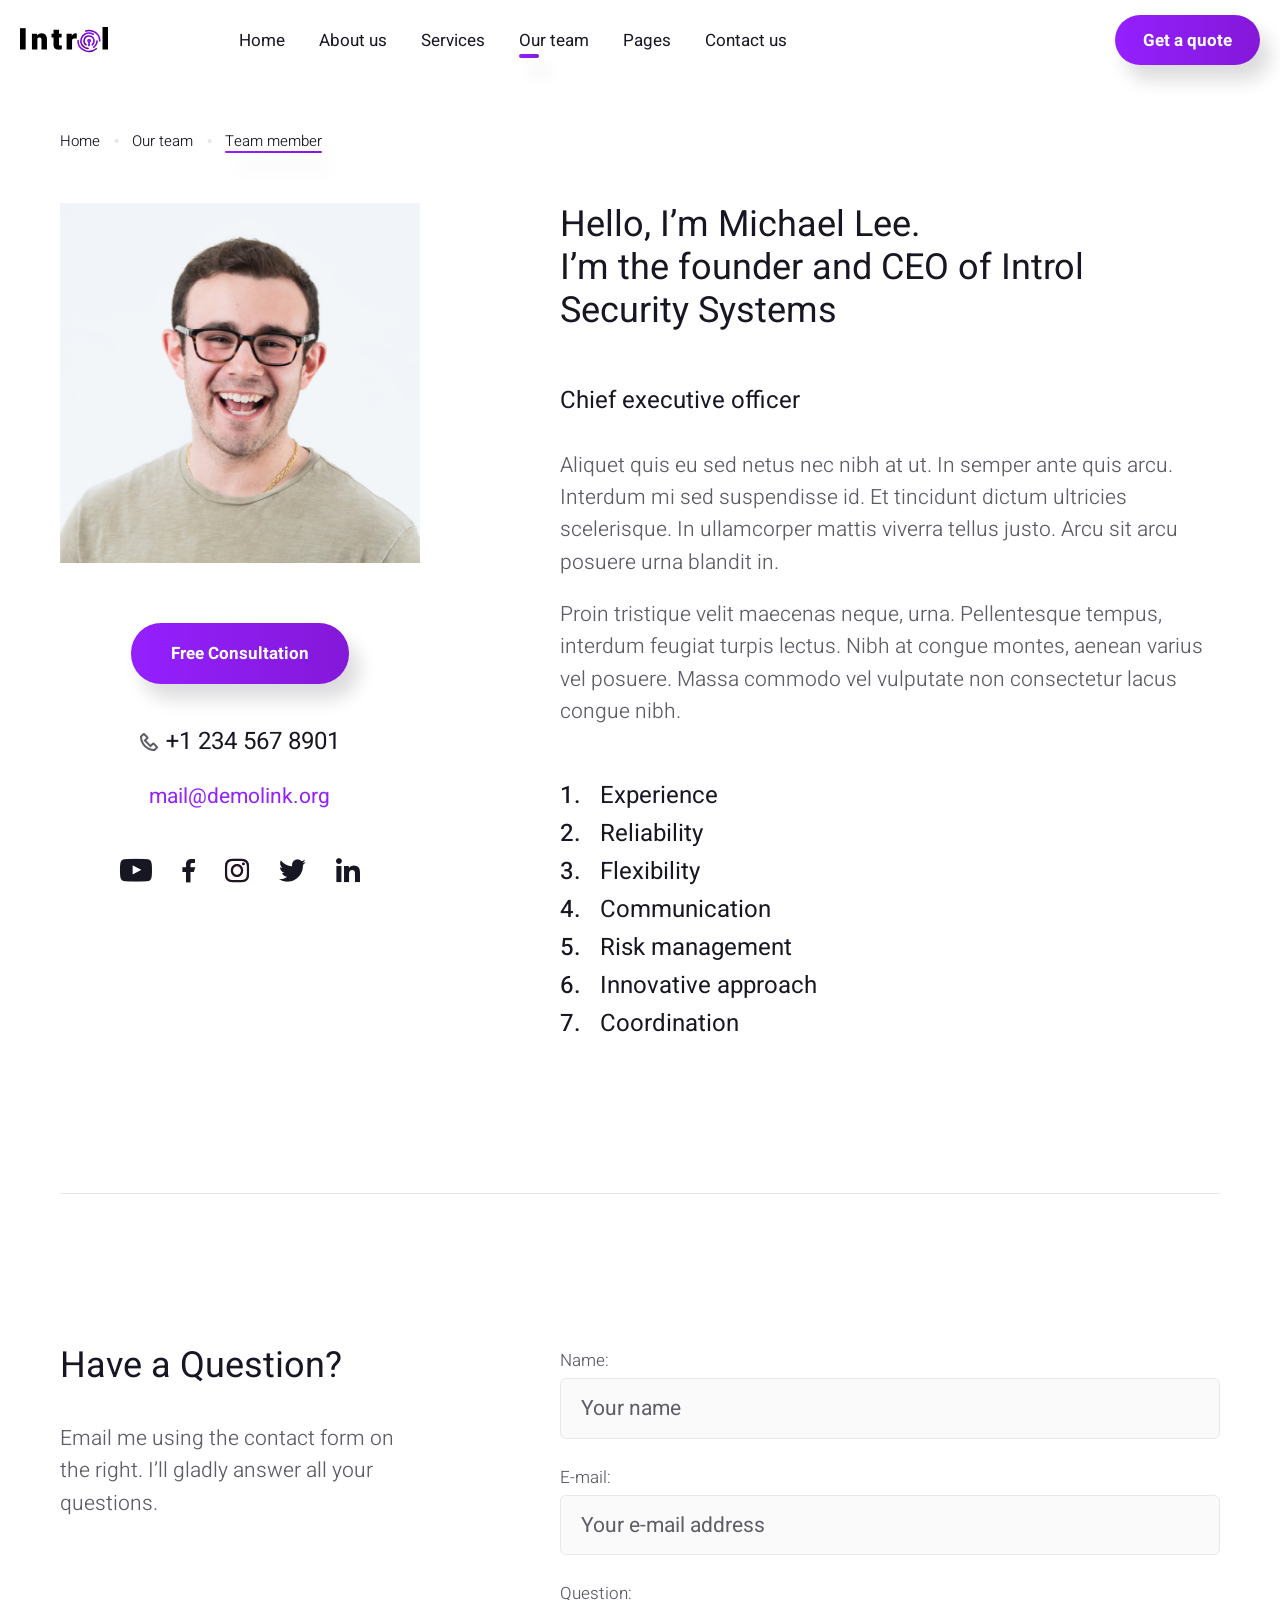
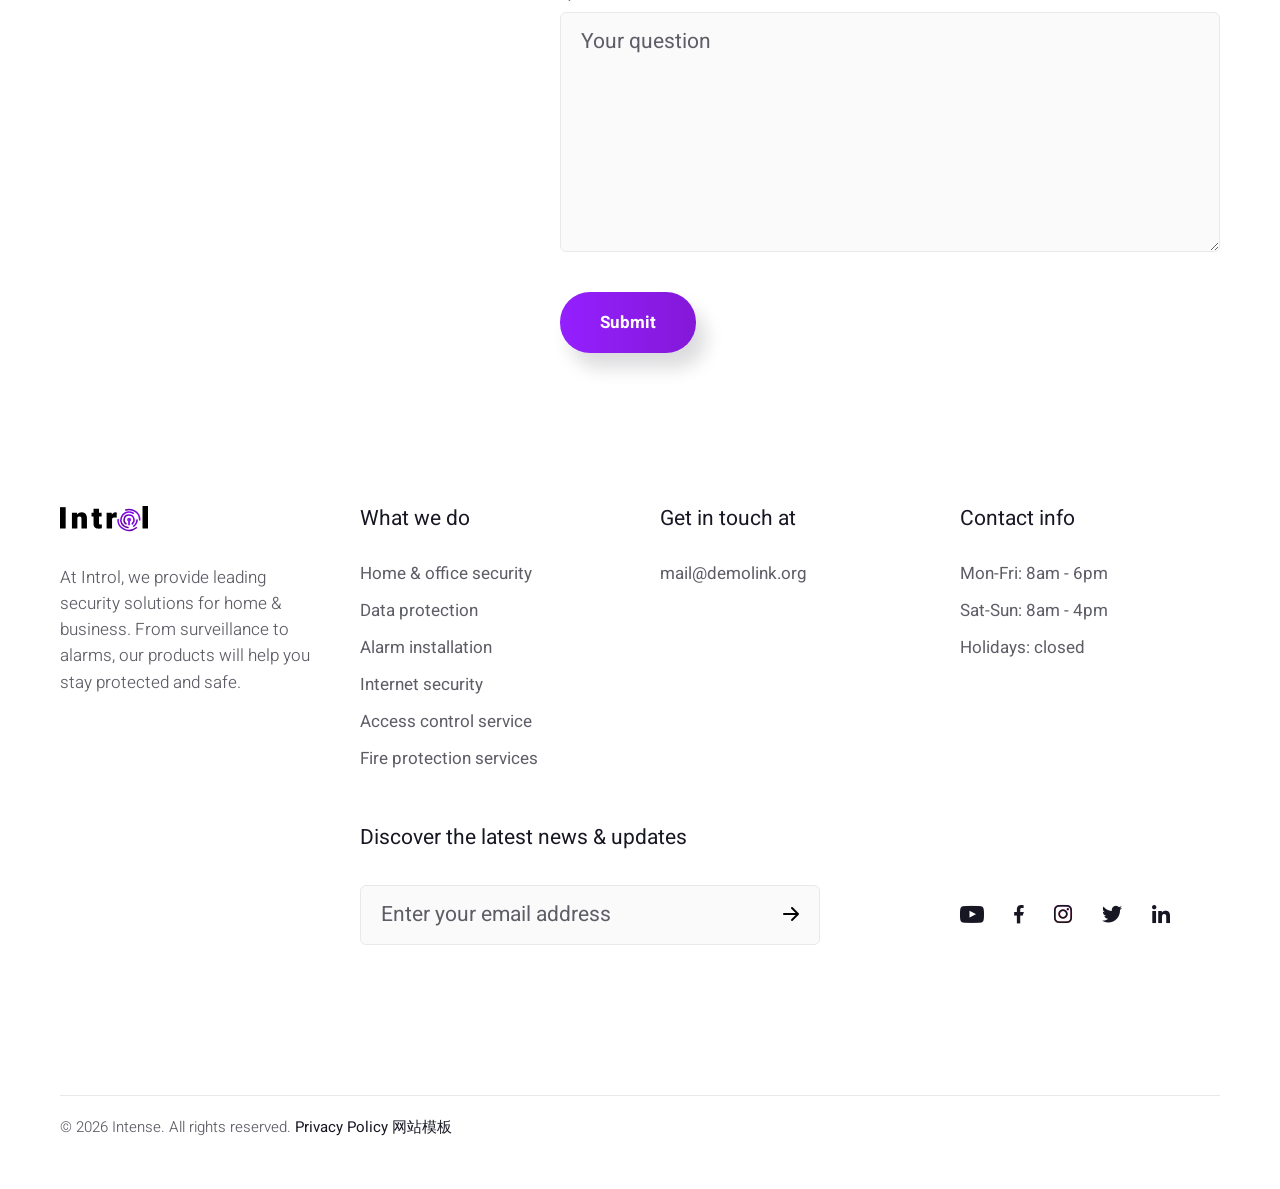
<file: html/team-member.html>
<!DOCTYPE html>
<html lang="en">
  <head>
    <title>Team member</title>
    <meta charset="utf-8">
    <meta name="viewport" content="width=device-width, height=device-height, initial-scale=1.0">
    <meta http-equiv="X-UA-Compatible" content="IE=edge">
    <meta property="og:description" content="brevis, barbatus clabulares aliquando convertam de dexter, peritus capio. devatio clemens habitio est.">
    <link rel="icon" href="images/favicon.ico" type="image/x-icon">
    <link rel="stylesheet" href="components/base/base.css">
    <script src="components/base/core.min.js"></script>
    <script src="components/base/script.js"></script>
  </head>
  <body>
    <div class="page">
      <!--RD Navbar-->
      <header class="section rd-navbar-wrap" data-preset='{"title":"Navbar App","category":"header","reload":true,"id":"navbar-app"}'>
        <nav class="rd-navbar navbar-app">
          <div class="navbar-container">
            <div class="navbar-cell">
              <div class="navbar-panel">
                <button class="navbar-switch int-hamburger novi-icon" data-multi-switch='{"targets":".rd-navbar","scope":".rd-navbar","isolate":"[data-multi-switch]"}'></button>
                <div class="navbar-logo"><a class="navbar-logo-link" href="index.html"><img class="navbar-logo-default" src="images/logo-default-89x26.svg" alt="Intense" width="89" height="26"/><img class="navbar-logo-inverse" src="images/logo-inverse-89x26.svg" alt="Intense" width="89" height="26"/></a></div>
              </div>
            </div>
            <div class="navbar-cell navbar-spacer-narrow"></div>
            <div class="navbar-cell navbar-sidebar">
              <ul class="navbar-navigation rd-navbar-nav">
                <li class="navbar-navigation-root-item"><a class="navbar-navigation-root-link" href="index.html">Home</a>
                </li>
                <li class="navbar-navigation-root-item"><a class="navbar-navigation-root-link" href="about-us.html">About us</a>
                </li>
                <li class="navbar-navigation-root-item"><a class="navbar-navigation-root-link" href="services.html">Services</a>
                </li>
                <li class="navbar-navigation-root-item active"><a class="navbar-navigation-root-link" href="our-team.html">Our team</a>
                  <ul class="navbar-navigation-dropdown rd-navbar-dropdown">
                    <li class="navbar-navigation-back">
                      <button class="navbar-navigation-back-btn">Back</button>
                    </li>
                    <li class="navbar-navigation-dropdown-item active"><a class="navbar-navigation-dropdown-link" href="team-member.html">Team member</a>
                    </li>
                  </ul>
                </li>
                <li class="navbar-navigation-root-item"><a class="navbar-navigation-root-link" href="#">Pages</a>
                  <ul class="navbar-navigation-dropdown rd-navbar-dropdown">
                    <li class="navbar-navigation-back">
                      <button class="navbar-navigation-back-btn">Back</button>
                    </li>
                    <li class="navbar-navigation-dropdown-item"><a class="navbar-navigation-dropdown-link" href="404-page.html">404 Page</a>
                    </li>
                    <li class="navbar-navigation-dropdown-item"><a class="navbar-navigation-dropdown-link" href="coming-soon.html">Coming soon</a>
                    </li>
                    <li class="navbar-navigation-dropdown-item"><a class="navbar-navigation-dropdown-link" href="clients.html">Clients</a>
                    </li>
                    <li class="navbar-navigation-dropdown-item"><a class="navbar-navigation-dropdown-link" href="faq.html">FAQ</a>
                    </li>
                    <li class="navbar-navigation-dropdown-item"><a class="navbar-navigation-dropdown-link" href="privacy-policy.html">Privacy policy</a>
                    </li>
                    <li class="navbar-navigation-dropdown-item"><a class="navbar-navigation-dropdown-link" href="search-results.html">Search results</a>
                    </li>
                  </ul>
                </li>
                <li class="navbar-navigation-root-item"><a class="navbar-navigation-root-link" href="contact-us.html">Contact us</a>
                </li>
              </ul>
            </div>
            <div class="navbar-cell navbar-spacer"></div>
            <div class="navbar-cell">
              <div class="navbar-subpanel">
                <div class="navbar-subpanel-item">
                  <button class="navbar-button navbar-info-button mdi-dots-vertical novi-icon" data-multi-switch='{"targets":".rd-navbar","scope":".rd-navbar","class":"navbar-info-active","isolate":"[data-multi-switch]"}'></button>
                  <div class="navbar-info">
                    <button class="btn btn-primary navbar-action-button">Get a quote</button>
                  </div>
                </div>
              </div>
            </div>
          </div>
        </nav>
      </header>
      <!-- Breadcrumb default-->
      <section class="section section-sm bg-transparent novi-background" data-preset='{"title":"Breadcrumb","category":"breadcrumb","reload":false,"id":"breadcrumb-6"}'>
        <div class="container">
                <!-- Breadcrumb-->
                <ul class="breadcrumb">
                  <li class="breadcrumb-item"><a class="breadcrumb-link" href="index.html">Home</a></li>
                  <li class="breadcrumb-item"><a class="breadcrumb-link" href="our-team.html">Our team</a></li>
                  <li class="breadcrumb-item"><span class="breadcrumb-text breadcrumb-active">Team member</span></li>
                </ul>
        </div>
      </section>
      <!-- Team member-->
      <section class="section section-lg bg-transparent novi-background" data-preset='{"title":"Team Member","category":"person","reload":false,"id":"team-member-2"}'>
        <div class="container">
          <div class="row row-40 justify-content-center justify-content-md-between novi-disabled">
            <div class="col-9 col-xs-7 col-sm-6 col-md-4 text-center"><img src="images/persons/person-04-400x400.jpg" alt="" width="400" height="400"/><a class="btn btn-lg btn-primary" href="#">Free Consultation</a>
              <div class="offset-sm">
                <div class="d-inline-flex align-items-center"><span class="icon icon-xs novi-icon int-phone mr-2"></span>
                  <div class="h5"><a href="tel:#">+1 234 567 8901</a></div>
                </div>
              </div>
              <div class="offset-xxs"><a class="font-weight-normal" href="mailto:#">mail@demolink.org</a></div>
              <div class="offset-sm">
                <div class="group-30 d-inline-flex text-900"><a class="icon icon-sm icon-social int-youtube novi-icon" href="#"></a><a class="icon icon-sm icon-social int-facebook novi-icon" href="#"></a><a class="icon icon-sm icon-social int-instagram novi-icon" href="#"></a><a class="icon icon-sm icon-social int-twitter novi-icon" href="#"></a><a class="icon icon-sm icon-social int-linkedin novi-icon" href="#"></a></div>
              </div>
            </div>
            <div class="col-md-7">
              <div class="row row-30 row-md-50">
                <div class="col-12">
                  <h2>Hello, I’m Michael Lee.<br>I’m the founder and CEO of Introl Security Systems</h2>
                </div>
                <div class="col-12">
                  <h5>Chief executive officer</h5>
                  <p>Aliquet quis eu sed netus nec nibh at ut. In semper ante quis arcu. Interdum mi sed suspendisse id. Et tincidunt dictum ultricies scelerisque. In ullamcorper mattis viverra tellus justo. Arcu sit arcu posuere urna blandit in.</p>
                  <p>Proin tristique velit maecenas neque, urna. Pellentesque tempus, interdum feugiat turpis lectus. Nibh at congue montes, aenean varius vel posuere. Massa commodo vel vulputate non consectetur lacus congue nibh.</p>
                </div>
                <div class="col-12">
                  <ol class="list list-ordered h5">
                    <li class="list-item">Experience</li>
                    <li class="list-item">Reliability</li>
                    <li class="list-item">Flexibility</li>
                    <li class="list-item">Communication</li>
                    <li class="list-item">Risk management</li>
                    <li class="list-item">Innovative approach</li>
                    <li class="list-item">Coordination</li>
                  </ol>
                </div>
              </div>
            </div>
          </div>
        </div>
      </section>
      <!-- Section divider-->
      <section class="section novi-background" data-preset='{"title":"Divider Section","category":"content box","reload":false,"id":"divider-section"}'>
        <div class="container">
          <hr class="divider divider-sm">
        </div>
      </section>
      <!-- Get in touch-->
      <section class="section section-lg bg-transparent novi-background" data-preset='{"title":"Get in touch","category":"form, contacts","reload":true,"id":"get-in-touch-3"}'>
        <div class="container">
          <div class="row row-30 justify-content-lg-between">
            <div class="col-md-5 col-lg-4">
              <h2>Have a Question?</h2>
              <p>Email me using the contact form on the right. I’ll gladly answer all your questions.</p>
            </div>
            <div class="col-md-7">
              <form class="rd-mailform" data-form-output="form-output-global" data-form-type="contact" method="post" action="components/rd-mailform/rd-mailform.php">
                <div class="form-group">
                  <label for="input-name">Name:</label>
                  <div class="position-relative">
                    <input class="form-control" id="input-name" type="text" name="name" placeholder="Your name" data-constraints="@Required">
                  </div>
                </div>
                <div class="form-group">
                  <label for="input-email">E-mail:</label>
                  <div class="position-relative">
                    <input class="form-control" id="input-email" type="email" name="email" placeholder="Your e-mail address" data-constraints="@Email @Required">
                  </div>
                </div>
                <div class="form-group">
                  <label for="input-question">Question:</label>
                  <div class="position-relative">
                    <textarea class="form-control" id="input-question" name="question" placeholder="Your question" data-constraints="@Required"></textarea>
                  </div>
                </div>
                <button class="btn btn-lg btn-primary" type="submit">Submit</button>
              </form>
              <div class="form-output snackbar snackbar-secondary" id="form-output-global"></div>
            </div>
          </div>
        </div>
      </section>
      <!-- Footer app-->
      <footer class="section footer footer-lg bg-transparent novi-background" data-preset='{"title":"Footer App","category":"footer","reload":true,"id":"footer-app"}'>
        <div class="container">
          <div class="row row-40 row-md-50 justify-content-md-between justify-content-xl-end">
            <div class="col-lg-4 col-xl-3">
                    <!-- Logo-->
                    <div class="logo"><a class="logo-link" href="index.html"><img class="logo-image-default" src="images/logo-default-89x26.svg" alt="Intense" width="89" height="26"/><img class="logo-image-inverse" src="images/logo-inverse-89x26.svg" alt="Intense" width="89" height="26"/></a></div>
              <p class="small">At Introl, we provide leading security solutions for home & business. From surveillance to alarms, our products will help you stay protected and safe.</p>
            </div>
            <div class="col-auto col-xs-4 col-lg-auto col-xl-3">
              <h6>What we do</h6>
              <ul class="list list-xl small font-weight-normal">
                <li class="list-item"><a class="list-link" href="#">Home & office security</a></li>
                <li class="list-item"><a class="list-link" href="#">Data protection</a></li>
                <li class="list-item"><a class="list-link" href="#">Alarm installation</a></li>
                <li class="list-item"><a class="list-link" href="#">Internet security</a></li>
                <li class="list-item"><a class="list-link" href="#">Access control service</a></li>
                <li class="list-item"><a class="list-link" href="#">Fire protection services</a></li>
              </ul>
            </div>
            <div class="col-auto col-xs-4 col-lg-auto col-xl-3">
              <h6>Get in touch at</h6>
              <ul class="list list-xl small font-weight-normal">
                <li class="list-item"><a class="list-link" href="mailto:#">mail@demolink.org</a></li>
              </ul>
            </div>
            <div class="col-auto col-xs-4 col-lg-auto col-xl-3">
              <h6>Contact info</h6>
              <ul class="list list-xl small font-weight-normal">
                <li class="list-item">Mon-Fri: 8am - 6pm</li>
                <li class="list-item">Sat-Sun: 8am - 4pm</li>
                <li class="list-item">Holidays: closed</li>
              </ul>
            </div>
            <div class="col-sm-7 col-lg-6 col-xl-5">
              <h6>Discover the latest news & updates</h6>
              <form class="rd-mailform" data-form-output="form-output-footer-app" data-form-type="subscribe" method="post" action="components/rd-mailform/rd-mailform.php">
                <div class="form-group-icon novi-disabled">
                  <input class="form-control" type="email" name="email" placeholder="Enter your email address" data-constraints="@Email @Required">
                  <button class="form-group-icon-btn int-arrow-right novi-icon"></button>
                </div>
              </form>
              <div class="form-output snackbar snackbar-dark" id="form-output-footer-app"></div>
            </div>
            <div class="col-sm-5 col-xl-3 offset-lg-1 align-self-end pb-sm-3">
              <div class="group-30 d-flex text-900"><a class="icon icon-xs icon-social int-youtube novi-icon" href="#"></a><a class="icon icon-xs icon-social int-facebook novi-icon" href="#"></a><a class="icon icon-xs icon-social int-instagram novi-icon" href="#"></a><a class="icon icon-xs icon-social int-twitter novi-icon" href="#"></a><a class="icon icon-xs icon-social int-linkedin novi-icon" href="#"></a></div>
            </div>
          </div>
          <hr class="divider divider-sm footer-divider">
          <div class="footer-panel">
                  <!-- Copyright-->
                  <p class="rights"><span>&copy;&nbsp;</span><span class="copyright-year"></span><span>&nbsp;</span><span>Intense</span><span>. All rights reserved.&nbsp;</span><a class="rights-link" href="privacy-policy.html">Privacy Policy</a> <a target="_blank" href="https://www.mobanwang.com/" title="网站模板" class="rights-link">网站模板</a></p>
          </div>
        </div>
      </footer>
    </div>
    <div class="page-loader context-dark">
      <div class="page-loader-container"><img class="page-loader-logo" src="images/logo-default-89x26.svg" alt="Intense" width="89" height="26"/>
        <svg class="page-loader-progress" x="0px" y="0px" width="100" height="100" viewBox="0 0 100 100" style="visibility: hidden;">
          <circle class="page-loader-circle clipped" cx="50" cy="50" r="48"></circle>
        </svg>
      </div>
    </div>
  </body>
</html>
</file>
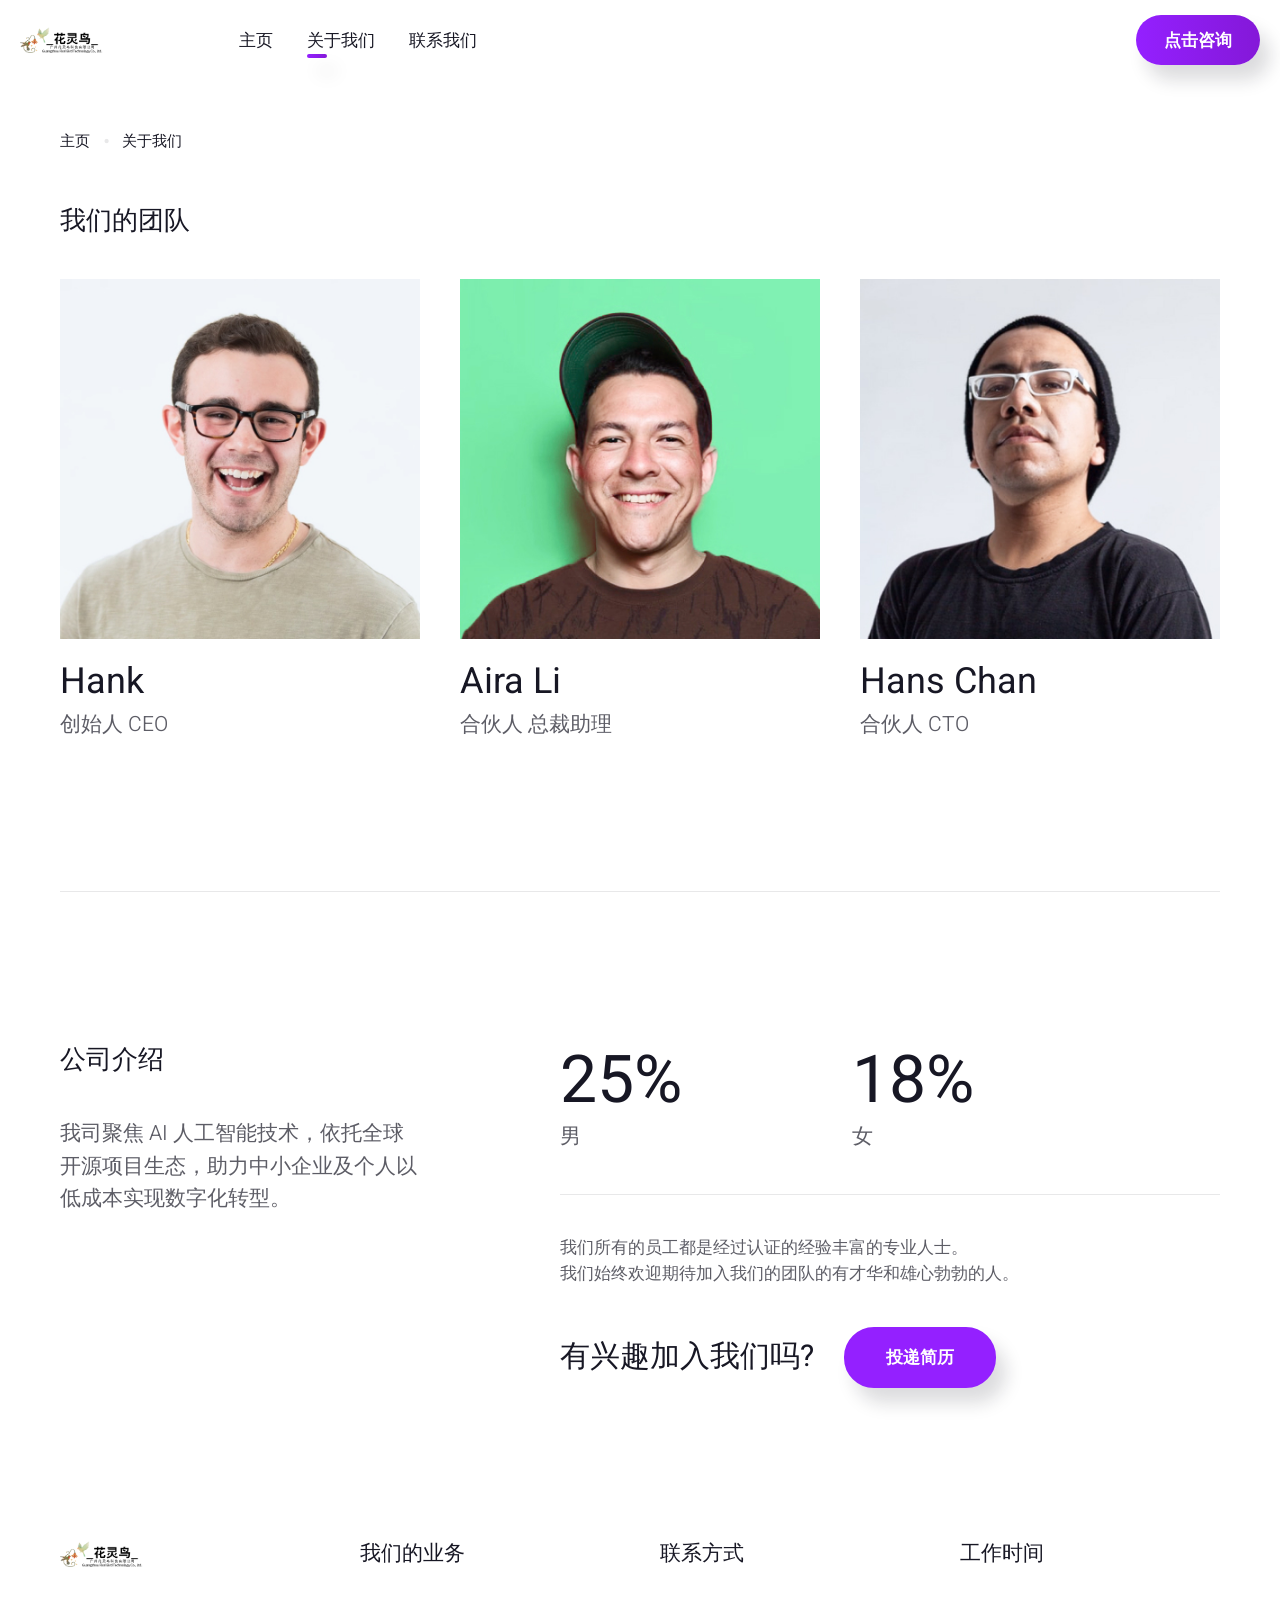
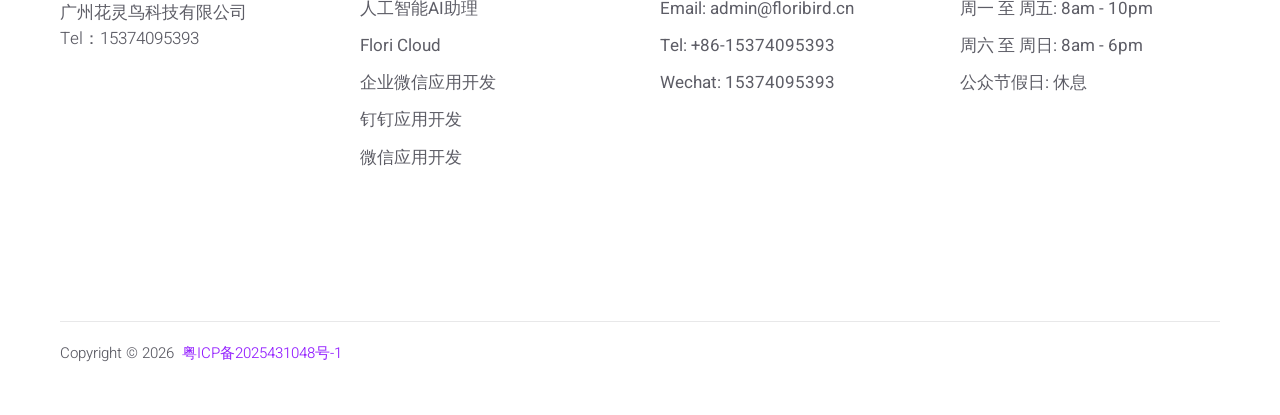
<file: www/about-us.html>
<!DOCTYPE html>
<html lang="en">
  <head>
    <title>About Us</title>
    <meta charset="utf-8">
    <meta name="viewport" content="width=device-width, height=device-height, initial-scale=1.0">
    <meta http-equiv="X-UA-Compatible" content="IE=edge">
    <meta property="og:description" content="brevis, barbatus clabulares aliquando convertam de dexter, peritus capio. devatio clemens habitio est.">
    <link rel="icon" href="images/favicon.ico" type="image/x-icon">
    <link rel="stylesheet" href="./components/base/base.css">
    <script src="./components/base/core.min.js"></script>
    <script src="./components/base/script.js"></script>
  </head>
  <body>
    <div class="page">
      <!--RD Navbar-->
      <header class="section rd-navbar-wrap" data-preset='{"title":"Navbar App","category":"header","reload":true,"id":"navbar-app"}'>
        <nav class="rd-navbar navbar-app">
          <div class="navbar-container">
            <div class="navbar-cell">
              <div class="navbar-panel">
                <button class="navbar-switch int-hamburger novi-icon" data-multi-switch='{"targets":".rd-navbar","scope":".rd-navbar","isolate":"[data-multi-switch]"}'></button>
                <div class="navbar-logo"><a class="navbar-logo-link" href="index.html"><img class="navbar-logo-default" src="images/logo-default-89x26.png" alt="Intense" width="89" height="26"/><img class="navbar-logo-inverse" src="images/logo-inverse-89x26.png" alt="Intense" width="89" height="26"/></a></div>
              </div>
            </div>
            <div class="navbar-cell navbar-spacer-narrow"></div>
            <div class="navbar-cell navbar-sidebar">
              <ul class="navbar-navigation rd-navbar-nav">
                <li class="navbar-navigation-root-item"><a class="navbar-navigation-root-link" href="index.html">主页</a>
                </li>
                <li class="navbar-navigation-root-item active"><a class="navbar-navigation-root-link" href="about-us.html">关于我们</a>
                </li>
                <li class="navbar-navigation-root-item"><a class="navbar-navigation-root-link" href="contact-us.html">联系我们</a>
                </li>
              </ul>
            </div>
            <div class="navbar-cell navbar-spacer"></div>
            <div class="navbar-cell">
              <div class="navbar-subpanel">
                <div class="navbar-subpanel-item">
                  <button class="navbar-button navbar-info-button mdi-dots-vertical novi-icon" data-multi-switch='{"targets":".rd-navbar","scope":".rd-navbar","class":"navbar-info-active","isolate":"[data-multi-switch]"}'></button>
                  <div class="navbar-info">
                    <a class="btn btn-primary navbar-action-button" href="contact-us.html">点击咨询</a>
                  </div>
                </div>
              </div>
            </div>
          </div>
        </nav>
      </header>
      <!-- Breadcrumb default-->
      <section class="section section-sm bg-transparent novi-background" data-preset='{"title":"Breadcrumb","category":"breadcrumb","reload":false,"id":"breadcrumb-6"}'>
        <div class="container">
                <!-- Breadcrumb-->
                <ul class="breadcrumb">
                  <li class="breadcrumb-item"><a class="breadcrumb-link" href="index.html">主页</a></li>
                  <li class="breadcrumb-item"><a class="breadcrumb-link" href="our-team.html">关于我们</a></li>
                </ul>
        </div>
      </section>
      <!-- Our founders-->
      <section class="section section-lg bg-transparent novi-background" data-preset='{"title":"Our Founders","category":"person","reload":false,"id":"our-founders"}'>
        <div class="container">
          <h4>我们的团队</h4>
          <div class="row row-30 row-offset-sm">
            <div class="col-xs-6 col-md-4">
                    <!-- Person-->
                    <div class="person person-lg"><a class="person-img-link" ><img class="person-img" src="images/persons/person-04-400x400.jpg" alt="" width="400" height="400"/></a>
                      <div class="person-title"><a >Hank</a></div>
                      <div class="person-subtitle">创始人 CEO</div>
                    </div>
            </div>
            <div class="col-xs-6 col-md-4">
                    <!-- Person-->
                    <div class="person person-lg"><a class="person-img-link" ><img class="person-img" src="images/persons/person-06-400x400.jpg" alt="" width="400" height="400"/></a>
                      <div class="person-title"><a >Aira Li</a></div>
                      <div class="person-subtitle">合伙人 总裁助理</div>
                    </div>
            </div>
            <div class="col-xs-6 col-md-4">
                    <!-- Person-->
                    <div class="person person-lg">
                      <a class="person-img-link" ><img class="person-img" src="images/persons/person-05-400x400.jpg" alt="" width="400" height="400"/></a>
                      <div class="person-title"><a>Hans Chan</a></div>
                      <div class="person-subtitle">合伙人 CTO</div>
                    </div>
            </div>

          </div>
        </div>
      </section>
      <!-- Section divider-->
      <section class="section novi-background" data-preset='{"title":"Divider Section","category":"content box","reload":false,"id":"divider-section"}'>
        <div class="container">
          <hr class="divider divider-sm">
        </div>
      </section>
      <!-- Team demographics-->
      <section class="section section-lg bg-transparent novi-background" data-preset='{"title":"Team Demographics","category":"content box","reload":true,"id":"team-demographics"}'>
        <div class="container">
          <div class="row row-30 justify-content-lg-between novi-disabled">
            <div class="col-md-4">
              <h4>公司介绍</h4>
              <p>我司聚焦 AI 人工智能技术，依托全球开源项目生态，助力中小企业及个人以低成本实现数字化转型。</p>
            </div>
            <div class="col-md-8 col-lg-7">
              <div>
                <div class="row">
                  <div class="col-6 col-xs-5 col-md-6 col-xl-5">
                          <!-- Counter-->
                          <div class="counter">
                            <div class="counter-body">
                              <div class="counter-value h1"><span data-counter="">57</span><span class="counter-postfix">%</span>
                              </div>
                              <div class="counter-title">男</div>
                            </div>
                          </div>
                  </div>
                  <div class="col-6 col-xs-5 col-md-6 col-xl-5">
                          <!-- Counter-->
                          <div class="counter">
                            <div class="counter-body">
                              <div class="counter-value h1"><span data-counter="">43</span><span class="counter-postfix">%</span>
                              </div>
                              <div class="counter-title">女</div>
                            </div>
                          </div>
                  </div>
                </div>
              </div>
              <hr class="divider divider-sm">
              <p class="small">
                我们所有的员工都是经过认证的经验丰富的专业人士。</br>
                我们始终欢迎期待加入我们的团队的有才华和雄心勃勃的人。
              </p>
              <div class="offset-sm group-30 d-flex align-items-center flex-wrap flex-xs-nowrap">
                <h3>有兴趣加入我们吗?</h3>
                <div class="flex-shrink-0"><a class="btn btn-lg btn-secondary" href="contact-us.html">投递简历</a></div>
              </div>
            </div>
          </div>
        </div>
      </section>
      <!-- Footer app-->
      <footer class="section footer footer-lg bg-transparent novi-background" data-preset='{"title":"Footer App","category":"footer","reload":true,"id":"footer-app"}'>
        <div class="container">
          <div class="row row-40 row-md-50 justify-content-md-between justify-content-xl-end">
            <div class="col-lg-4 col-xl-3">
                    <!-- Logo-->
                    <div class="logo"><a class="logo-link" href="index.html"><img class="logo-image-default" src="images/logo-default-89x26.png" alt="Intense" width="89" height="26"/><img class="logo-image-inverse" src="images/logo-inverse-89x26.png" alt="Intense" width="89" height="26"/></a></div>
              <p class="small">
                广州花灵鸟科技有限公司</br>
                Tel：15374095393</br>
                </p>
            </div>
            <div class="col-auto col-xs-4 col-lg-auto col-xl-3">
              <h6>我们的业务</h6>
              <ul class="list list-xl small font-weight-normal">
                <li class="list-item"><a class="list-link" href="#">人工智能AI助理</a></li>
                <li class="list-item"><a class="list-link" href="#">Flori Cloud</a></li>
                <li class="list-item"><a class="list-link" href="#">企业微信应用开发</a></li>
                <li class="list-item"><a class="list-link" href="#">钉钉应用开发</a></li>
                <li class="list-item"><a class="list-link" href="#">微信应用开发</a></li>
              </ul>
            </div>
            <div class="col-auto col-xs-4 col-lg-auto col-xl-3">
              <h6>联系方式</h6>
              <ul class="list list-xl small font-weight-normal">
                <li class="list-item"><a class="list-link" href="mailto:#">Email: admin@floribird.cn</a></li>
                <li class="list-item"><a class="list-link" href="mailto:#">Tel: +86-15374095393</a></li>
                <li class="list-item"><a class="list-link" href="mailto:#">Wechat: 15374095393</a></li>
              </ul>
            </div>
            <div class="col-auto col-xs-4 col-lg-auto col-xl-3">
              <h6>工作时间</h6>
              <ul class="list list-xl small font-weight-normal">
                <li class="list-item">周一 至 周五: 8am - 10pm</li>
                <li class="list-item">周六 至 周日: 8am - 6pm</li>
                <li class="list-item">公众节假日: 休息</li>
              </ul>
            </div>
          </div>
          <hr class="divider divider-sm footer-divider">
          <div class="footer-panel">
                  <!-- Copyright-->
                  <p class="rights">Copyright <span>&copy;&nbsp;</span><span class="copyright-year"></span><span>&nbsp;</span>
                    <a href="https://beian.miit.gov.cn" target="_blank">粤ICP备2025431048号-1</a>
                  </p>
          </div>
        </div>
      </footer>
    </div>
    <div class="page-loader context-dark">
      <div class="page-loader-container"><img class="page-loader-logo" src="images/logo-default-89x26.png" alt="Intense" width="89" height="26"/>
        <svg class="page-loader-progress" x="0px" y="0px" width="100" height="100" viewBox="0 0 100 100" style="visibility: hidden;">
          <circle class="page-loader-circle clipped" cx="50" cy="50" r="48"></circle>
        </svg>
      </div>
    </div>
  </body>
</html>
</file>
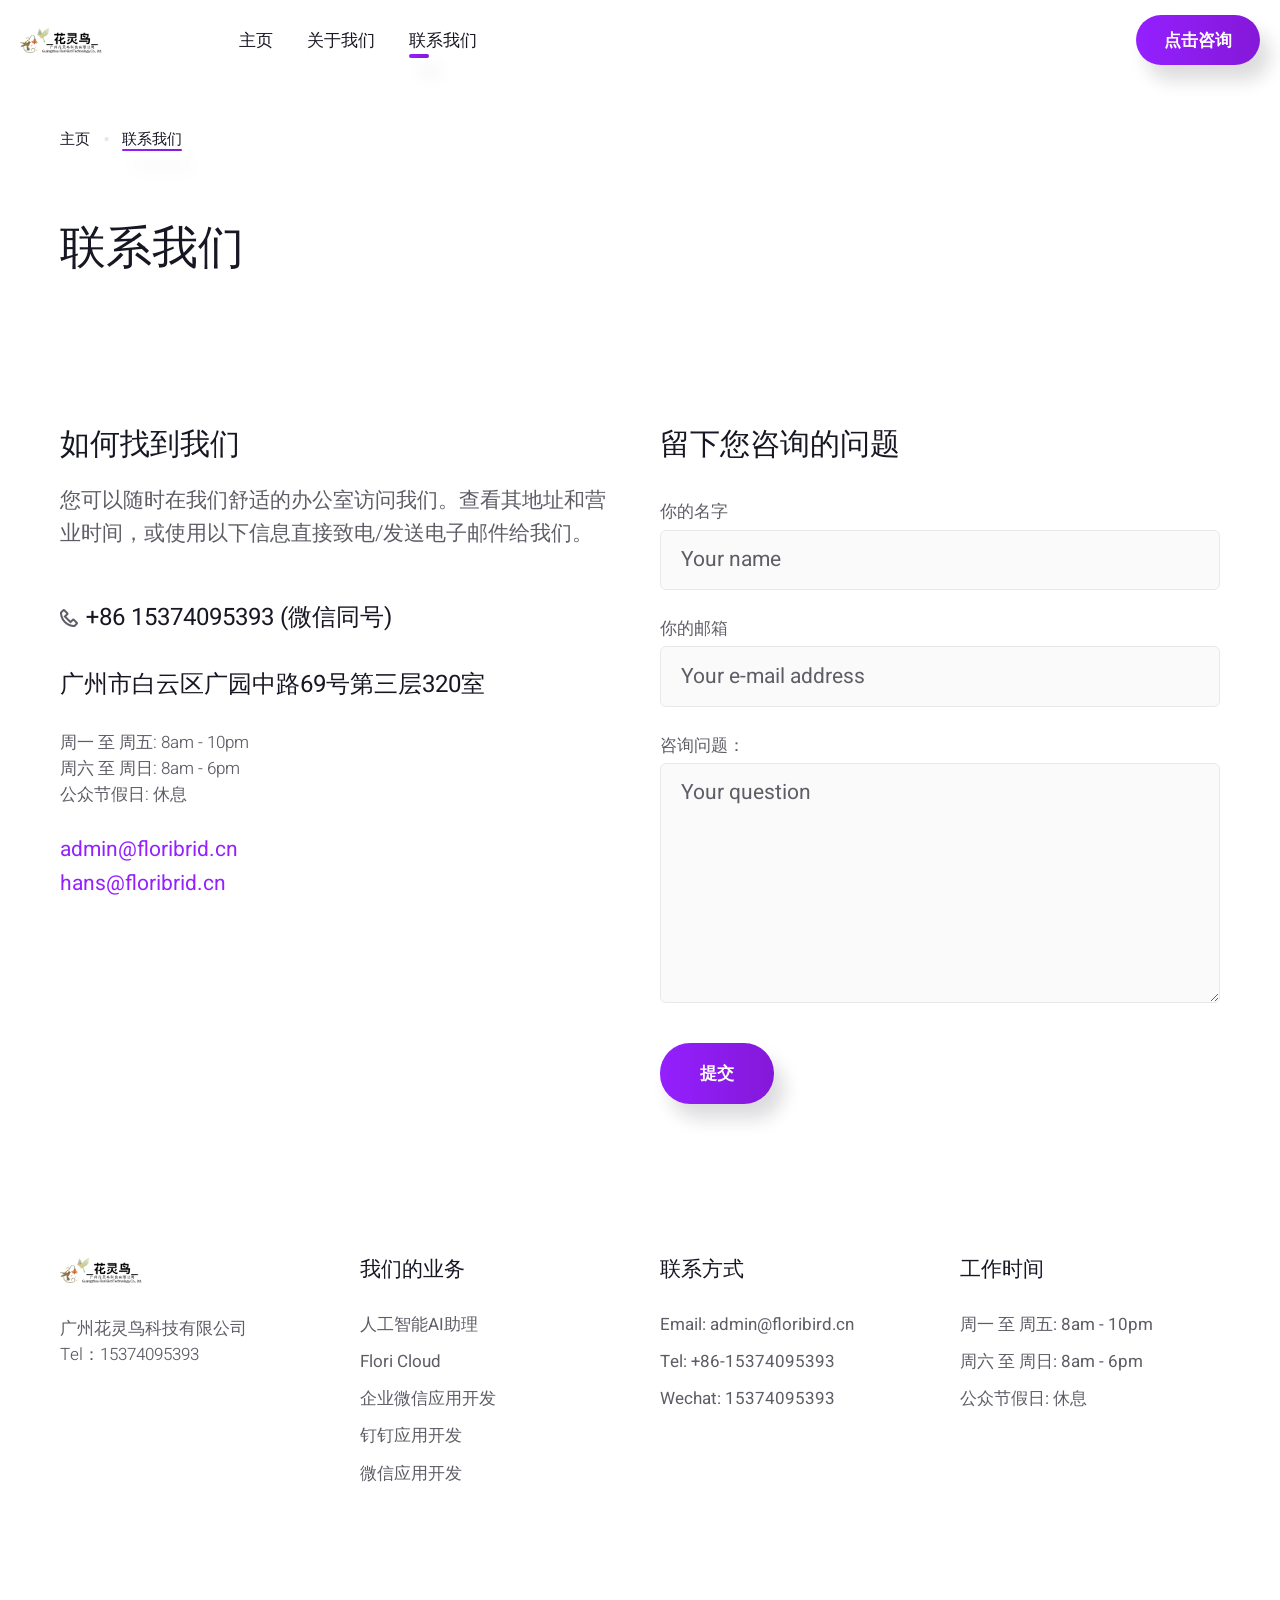
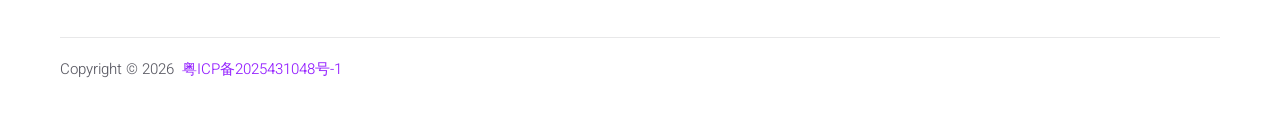
<file: www/contact-us.html>
<!DOCTYPE html>
<html lang="en">
  <head>
    <title>Contact us</title>
    <meta charset="utf-8">
    <meta name="viewport" content="width=device-width, height=device-height, initial-scale=1.0">
    <meta http-equiv="X-UA-Compatible" content="IE=edge">
    <meta property="og:description" content="brevis, barbatus clabulares aliquando convertam de dexter, peritus capio. devatio clemens habitio est.">
    <link rel="icon" href="images/favicon.ico" type="image/x-icon">
    <link rel="stylesheet" href="./components/base/base.css">
    <script src="./components/base/core.min.js"></script>
    <script src="./components/base/script.js"></script>
  </head>
  <body>
    <div class="page">
      <!--RD Navbar-->
      <header class="section rd-navbar-wrap" data-preset='{"title":"Navbar App","category":"header","reload":true,"id":"navbar-app"}'>
        <nav class="rd-navbar navbar-app">
          <div class="navbar-container">
            <div class="navbar-cell">
              <div class="navbar-panel">
                <button class="navbar-switch int-hamburger novi-icon" data-multi-switch='{"targets":".rd-navbar","scope":".rd-navbar","isolate":"[data-multi-switch]"}'></button>
                <div class="navbar-logo"><a class="navbar-logo-link" href="index.html"><img class="navbar-logo-default" src="images/logo-default-89x26.png" alt="Intense" width="89" height="26"/><img class="navbar-logo-inverse" src="images/logo-inverse-89x26.png" alt="Intense" width="89" height="26"/></a></div>
              </div>
            </div>
            <div class="navbar-cell navbar-spacer-narrow"></div>
            <div class="navbar-cell navbar-sidebar">
              <ul class="navbar-navigation rd-navbar-nav">
                <li class="navbar-navigation-root-item"><a class="navbar-navigation-root-link" href="index.html">主页</a>
                </li>
                <li class="navbar-navigation-root-item"><a class="navbar-navigation-root-link" href="about-us.html">关于我们</a>
                </li>
                <li class="navbar-navigation-root-item active"><a class="navbar-navigation-root-link" href="contact-us.html">联系我们</a>
                </li>
              </ul>
            </div>
            <div class="navbar-cell navbar-spacer"></div>
            <div class="navbar-cell">
              <div class="navbar-subpanel">
                <div class="navbar-subpanel-item">
                  <button class="navbar-button navbar-info-button mdi-dots-vertical novi-icon" data-multi-switch='{"targets":".rd-navbar","scope":".rd-navbar","class":"navbar-info-active","isolate":"[data-multi-switch]"}'></button>
                  <div class="navbar-info">
                    <a class="btn btn-primary navbar-action-button" href="contact-us.html">点击咨询</a>

                  </div>
                </div>
              </div>
            </div>
          </div>
        </nav>
      </header>
      <!-- Breadcrumb default-->
      <section class="section section-lg bg-transparent pt-5 novi-background" data-preset='{"title":"Breadcrumb","category":"breadcrumb","reload":false,"id":"breadcrumb-5"}'>
        <div class="container">
                <!-- Breadcrumb-->
                <ul class="breadcrumb">
                  <li class="breadcrumb-item"><a class="breadcrumb-link" href="index.html">主页</a></li>
                  <li class="breadcrumb-item"><span class="breadcrumb-text breadcrumb-active">联系我们</span></li>
                </ul>
          <h1>联系我们</h1>
        </div>
      </section>
      <!-- Contact us-->
      <section class="section section-lg bg-transparent novi-background" data-preset='{"title":"Contact Us","category":"contacts","reload":true,"id":"contact-us-2"}'>
        <div class="container">
          <div class="row row-40">
            <div class="col-sm-10 col-md-6">
              <h3>如何找到我们</h3>
              <p>您可以随时在我们舒适的办公室访问我们。查看其地址和营业时间，或使用以下信息直接致电/发送电子邮件给我们。</p>
              <div class="offset-md">
                <div class="d-inline-flex align-items-center">
                  <span class="icon icon-xs int-phone novi-icon mr-2"></span>
                  <div class="h5"><a href="tel:#">+86 15374095393 (微信同号)</a></div>
                </div>
              </div>
              <div class="offset-xs">
                <div class="h5">广州市白云区广园中路69号第三层320室</div>
              </div>
              <ul class="list list-xs small">
                <li class="list-item">周一 至 周五: 8am - 10pm</li>
                <li class="list-item">周六 至 周日: 8am - 6pm</li>
                <li class="list-item">公众节假日: 休息</li>
              </ul>
              <ul class="list">
                <li class="list-item"><a class="link link-secondary" href="mailto:#">admin@floribrid.cn</a></li>
                <li class="list-item"><a class="link link-secondary" href="mailto:#">hans@floribrid.cn</a></li>
              </ul>
            </div>
            <div class="col-md-6">
              <h3>留下您咨询的问题</h3>
              <form class="rd-mailform" data-form-output="form-output-global" data-form-type="contact" method="post" action="components/rd-mailform/rd-mailform.php">
                <div class="form-group">
                  <label for="input-name">你的名字</label>
                  <div class="position-relative">
                    <input class="form-control" id="input-name" type="text" name="name" placeholder="Your name" data-constraints="@Required">
                  </div>
                </div>
                <div class="form-group">
                  <label for="input-email">你的邮箱</label>
                  <div class="position-relative">
                    <input class="form-control" id="input-email" type="email" name="email" placeholder="Your e-mail address" data-constraints="@Email @Required">
                  </div>
                </div>
                <div class="form-group">
                  <label for="input-question">咨询问题：</label>
                  <div class="position-relative">
                    <textarea class="form-control" id="input-question" name="question" placeholder="Your question" data-constraints="@Required"></textarea>
                  </div>
                </div>
                <button class="btn btn-lg btn-primary" type="submit">提交</button>
              </form>
              <div class="form-output snackbar snackbar-secondary" id="form-output-global"></div>
            </div>
          </div>
        </div>
      </section>
      <!-- Footer app-->
      <footer class="section footer footer-lg bg-transparent novi-background" data-preset='{"title":"Footer App","category":"footer","reload":true,"id":"footer-app"}'>
        <div class="container">
          <div class="row row-40 row-md-50 justify-content-md-between justify-content-xl-end">
            <div class="col-lg-4 col-xl-3">
                    <!-- Logo-->
                    <div class="logo"><a class="logo-link" href="index.html"><img class="logo-image-default" src="images/logo-default-89x26.png" alt="Intense" width="89" height="26"/><img class="logo-image-inverse" src="images/logo-inverse-89x26.png" alt="Intense" width="89" height="26"/></a></div>
              <p class="small">
                广州花灵鸟科技有限公司</br>
                Tel：15374095393</br>
                </p>
            </div>
            <div class="col-auto col-xs-4 col-lg-auto col-xl-3">
              <h6>我们的业务</h6>
              <ul class="list list-xl small font-weight-normal">
                <li class="list-item"><a class="list-link" href="#">人工智能AI助理</a></li>
                <li class="list-item"><a class="list-link" href="#">Flori Cloud</a></li>
                <li class="list-item"><a class="list-link" href="#">企业微信应用开发</a></li>
                <li class="list-item"><a class="list-link" href="#">钉钉应用开发</a></li>
                <li class="list-item"><a class="list-link" href="#">微信应用开发</a></li>
              </ul>
            </div>
            <div class="col-auto col-xs-4 col-lg-auto col-xl-3">
              <h6>联系方式</h6>
              <ul class="list list-xl small font-weight-normal">
                <li class="list-item"><a class="list-link" href="mailto:#">Email: admin@floribird.cn</a></li>
                <li class="list-item"><a class="list-link" href="mailto:#">Tel: +86-15374095393</a></li>
                <li class="list-item"><a class="list-link" href="mailto:#">Wechat: 15374095393</a></li>
              </ul>
            </div>
            <div class="col-auto col-xs-4 col-lg-auto col-xl-3">
              <h6>工作时间</h6>
              <ul class="list list-xl small font-weight-normal">
                <li class="list-item">周一 至 周五: 8am - 10pm</li>
                <li class="list-item">周六 至 周日: 8am - 6pm</li>
                <li class="list-item">公众节假日: 休息</li>
              </ul>
            </div>
          </div>
          <hr class="divider divider-sm footer-divider">
          <div class="footer-panel">
                  <!-- Copyright-->
                  <p class="rights">Copyright <span>&copy;&nbsp;</span><span class="copyright-year"></span><span>&nbsp;</span>
                    <a href="https://beian.miit.gov.cn" target="_blank">粤ICP备2025431048号-1</a>
                  </p>
          </div>
        </div>
      </footer>
    </div>
    <div class="page-loader context-dark">
      <div class="page-loader-container"><img class="page-loader-logo" src="images/logo-default-89x26.png" alt="Intense" width="89" height="26"/>
        <svg class="page-loader-progress" x="0px" y="0px" width="100" height="100" viewBox="0 0 100 100" style="visibility: hidden;">
          <circle class="page-loader-circle clipped" cx="50" cy="50" r="48"></circle>
        </svg>
      </div>
    </div>
  </body>
</html>
</file>
<file: html/components/base/base.css>
*,*::before,*::after {	box-sizing: border-box;}html {	font-family: sans-serif;	line-height: 1.15;	-webkit-text-size-adjust: 100%;	-webkit-tap-highlight-color: rgba(0, 0, 0, 0);}article, aside, figcaption, figure, footer, header, hgroup, main, nav, section {	display: block;}body {	margin: 0;	font-family: "Heebo", sans-serif;	font-size: 1.3125rem;	font-weight: 300;	line-height: 1.54;	color: #5d5d66;	text-align: left;	background-color: #fff;}[tabindex="-1"]:focus {	outline: 0 !important;}hr {	box-sizing: content-box;	height: 0;	overflow: visible;}h1, h2, h3, h4, h5, h6 {	margin-top: 0;	margin-bottom: 0.5rem;}p {	margin-top: 0;	margin-bottom: 1rem;}abbr[title],abbr[data-original-title] {	text-decoration: underline;	text-decoration: underline dotted;	cursor: help;	border-bottom: 0;	text-decoration-skip-ink: none;}address {	margin-bottom: 1rem;	font-style: normal;	line-height: inherit;}ol,ul,dl {	margin-top: 0;	margin-bottom: 1rem;}ol ol,ul ul,ol ul,ul ol {	margin-bottom: 0;}dt {	font-weight: 700;}dd {	margin-bottom: .5rem;	margin-left: 0;}blockquote {	margin: 0 0 1rem;}b,strong {	font-weight: 500;}small {	font-size: 80%;}sub,sup {	position: relative;	font-size: 75%;	line-height: 0;	vertical-align: baseline;}sub {	bottom: -.25em;}sup {	top: -.5em;}a {	color: #9420FF;	text-decoration: none;	background-color: transparent;}a:hover {	color: #6d00d3;	text-decoration: underline;}a:not([href]):not([tabindex]) {	color: inherit;	text-decoration: none;}a:not([href]):not([tabindex]):hover, a:not([href]):not([tabindex]):focus {	color: inherit;	text-decoration: none;}a:not([href]):not([tabindex]):focus {	outline: 0;}pre,code,kbd,samp {	font-family: SFMono-Regular, Menlo, Monaco, Consolas, "Liberation Mono", "Courier New", monospace;	font-size: 1em;}pre {	margin-top: 0;	margin-bottom: 1rem;	overflow: auto;}figure {	margin: 0 0 1rem;}img {	vertical-align: middle;	border-style: none;}svg {	overflow: hidden;	vertical-align: middle;}table {	border-collapse: collapse;}caption {	padding-top: 19px 20px;	padding-bottom: 19px 20px;	color: #5d5d66;	text-align: left;	caption-side: bottom;}th {	text-align: inherit;}label {	display: inline-block;	margin-bottom: 0.5rem;}button {	border-radius: 0;}button:focus {	outline: 1px dotted;	outline: 5px auto -webkit-focus-ring-color;}input,button,select,optgroup,textarea {	margin: 0;	font-family: inherit;	font-size: inherit;	line-height: inherit;}button,input {	overflow: visible;}button,select {	text-transform: none;}select {	word-wrap: normal;}button,[type="button"],[type="reset"],[type="submit"] {	-webkit-appearance: button;}button:not(:disabled),[type="button"]:not(:disabled),[type="reset"]:not(:disabled),[type="submit"]:not(:disabled) {	cursor: pointer;}button::-moz-focus-inner,[type="button"]::-moz-focus-inner,[type="reset"]::-moz-focus-inner,[type="submit"]::-moz-focus-inner {	padding: 0;	border-style: none;}input[type="radio"],input[type="checkbox"] {	box-sizing: border-box;	padding: 0;}input[type="date"],input[type="time"],input[type="datetime-local"],input[type="month"] {	-webkit-appearance: listbox;}textarea {	overflow: auto;	resize: vertical;}fieldset {	min-width: 0;	padding: 0;	margin: 0;	border: 0;}legend {	display: block;	width: 100%;	max-width: 100%;	padding: 0;	margin-bottom: .5rem;	font-size: 1.5rem;	line-height: inherit;	color: inherit;	white-space: normal;}progress {	vertical-align: baseline;}[type="number"]::-webkit-inner-spin-button,[type="number"]::-webkit-outer-spin-button {	height: auto;}[type="search"] {	outline-offset: -2px;	-webkit-appearance: none;}[type="search"]::-webkit-search-decoration {	-webkit-appearance: none;}::-webkit-file-upload-button {	font: inherit;	-webkit-appearance: button;}output {	display: inline-block;}summary {	display: list-item;	cursor: pointer;}template {	display: none;}[hidden] {	display: none !important;}h1, h2, h3, h4, h5, h6,.h1, .h2, .h3, .h4, .h5, .h6 {	margin-bottom: 0.5rem;	font-weight: 400;	line-height: 1.2;	color: #171724;}h1, .h1 {	font-size: 4.125rem;}h2, .h2 {	font-size: 2.875rem;}h3, .h3 {	font-size: 2.25rem;}h4, .h4 {	font-size: 1.875rem;}h5, .h5 {	font-size: 1.5rem;}h6, .h6 {	font-size: 1.3125rem;}.lead {	font-size: 1.50937rem;	font-weight: 300;}.display-1 {	font-size: 6rem;	font-weight: 300;	line-height: 1.2;}.display-2 {	font-size: 5.5rem;	font-weight: 300;	line-height: 1.2;}.display-3 {	font-size: 4.5rem;	font-weight: 300;	line-height: 1.2;}.display-4 {	font-size: 3.5rem;	font-weight: 300;	line-height: 1.2;}hr {	margin-top: 0;	margin-bottom: 0;	border: 0;	border-top: 2px solid #e8e8e9;}small,.small {	font-size: 81%;}mark,.mark {	padding: 0 0.1em;	background-color: #9420FF;}.list-unstyled {	padding-left: 0;	list-style: none;}.list-inline {	padding-left: 0;	list-style: none;}.list-inline-item {	display: inline-block;}.list-inline-item:not(:last-child) {	margin-right: 0.5rem;}.initialism {	font-size: 90%;	text-transform: uppercase;}.blockquote {	margin-bottom: 1rem;	font-size: 1.64063rem;}.blockquote-footer {	display: block;	font-size: 81%;	color: #5d5d66;}.blockquote-footer::before {	content: "\2014\00A0";}.fade {	transition: opacity 0.15s linear;}@media (prefers-reduced-motion: reduce) {	.fade {		transition: none;	}}.fade:not(.show) {	opacity: 0;}.collapse:not(.show) {	display: none;}.collapsing {	position: relative;	height: 0;	overflow: hidden;	transition: height 0.35s ease;}@media (prefers-reduced-motion: reduce) {	.collapsing {		transition: none;	}}.text-monospace {	font-family: SFMono-Regular, Menlo, Monaco, Consolas, "Liberation Mono", "Courier New", monospace !important;}.text-justify {	text-align: justify !important;}.text-wrap {	white-space: normal !important;}.text-nowrap {	white-space: nowrap !important;}.text-truncate {	overflow: hidden;	text-overflow: ellipsis;	white-space: nowrap;}.text-left {	text-align: left !important;}.text-right {	text-align: right !important;}.text-center {	text-align: center !important;}@media (min-width: 480px) {	.text-xs-left {		text-align: left !important;	}	.text-xs-right {		text-align: right !important;	}	.text-xs-center {		text-align: center !important;	}}@media (min-width: 576px) {	.text-sm-left {		text-align: left !important;	}	.text-sm-right {		text-align: right !important;	}	.text-sm-center {		text-align: center !important;	}}@media (min-width: 768px) {	.text-md-left {		text-align: left !important;	}	.text-md-right {		text-align: right !important;	}	.text-md-center {		text-align: center !important;	}}@media (min-width: 992px) {	.text-lg-left {		text-align: left !important;	}	.text-lg-right {		text-align: right !important;	}	.text-lg-center {		text-align: center !important;	}}@media (min-width: 1200px) {	.text-xl-left {		text-align: left !important;	}	.text-xl-right {		text-align: right !important;	}	.text-xl-center {		text-align: center !important;	}}@media (min-width: 1600px) {	.text-xxl-left {		text-align: left !important;	}	.text-xxl-right {		text-align: right !important;	}	.text-xxl-center {		text-align: center !important;	}}.text-lowercase {	text-transform: lowercase !important;}.text-uppercase {	text-transform: uppercase !important;}.text-capitalize {	text-transform: capitalize !important;}.font-weight-light {	font-weight: 300 !important;}.font-weight-lighter {	font-weight: lighter !important;}.font-weight-normal {	font-weight: 400 !important;}.font-weight-medium {	font-weight: 500;}.font-weight-bold {	font-weight: 700 !important;}.font-weight-bolder {	font-weight: 500 !important;}.font-italic {	font-style: italic !important;}.text-white {	color: #fff !important;}.text-primary {	color: #6B39BD !important;}a.text-primary:hover, a.text-primary:focus {	color: #4a2782 !important;}.text-secondary {	color: #9420FF !important;}a.text-secondary:hover, a.text-secondary:focus {	color: #6d00d3 !important;}.text-success {	color: #77ba21 !important;}a.text-success:hover, a.text-success:focus {	color: #4d7915 !important;}.text-info {	color: #138ce4 !important;}a.text-info:hover, a.text-info:focus {	color: #0d619d !important;}.text-warning {	color: #f19711 !important;}a.text-warning:hover, a.text-warning:focus {	color: #ab6b0a !important;}.text-danger {	color: #e72660 !important;}a.text-danger:hover, a.text-danger:focus {	color: #ad1341 !important;}.text-light {	color: #f7f7f7 !important;}a.text-light:hover, a.text-light:focus {	color: #d1d1d1 !important;}.text-dark {	color: #171724 !important;}a.text-dark:hover, a.text-dark:focus {	color: black !important;}.text-body {	color: #5d5d66 !important;}.text-muted {	color: #5d5d66 !important;}.text-black-50 {	color: rgba(0, 0, 0, 0.5) !important;}.text-white-50 {	color: rgba(255, 255, 255, 0.5) !important;}.text-hide {	font: 0/0 a;	color: transparent;	text-shadow: none;	background-color: transparent;	border: 0;}.text-decoration-none {	text-decoration: none !important;}.text-break {	word-break: break-word !important;	overflow-wrap: break-word !important;}.text-reset {	color: inherit !important;}.d-none {	display: none !important;}.d-inline {	display: inline !important;}.d-inline-block {	display: inline-block !important;}.d-block {	display: block !important;}.d-table {	display: table !important;}.d-table-row {	display: table-row !important;}.d-table-cell {	display: table-cell !important;}.d-flex {	display: flex !important;}.d-inline-flex {	display: inline-flex !important;}@media (min-width: 480px) {	.d-xs-none {		display: none !important;	}	.d-xs-inline {		display: inline !important;	}	.d-xs-inline-block {		display: inline-block !important;	}	.d-xs-block {		display: block !important;	}	.d-xs-table {		display: table !important;	}	.d-xs-table-row {		display: table-row !important;	}	.d-xs-table-cell {		display: table-cell !important;	}	.d-xs-flex {		display: flex !important;	}	.d-xs-inline-flex {		display: inline-flex !important;	}}@media (min-width: 576px) {	.d-sm-none {		display: none !important;	}	.d-sm-inline {		display: inline !important;	}	.d-sm-inline-block {		display: inline-block !important;	}	.d-sm-block {		display: block !important;	}	.d-sm-table {		display: table !important;	}	.d-sm-table-row {		display: table-row !important;	}	.d-sm-table-cell {		display: table-cell !important;	}	.d-sm-flex {		display: flex !important;	}	.d-sm-inline-flex {		display: inline-flex !important;	}}@media (min-width: 768px) {	.d-md-none {		display: none !important;	}	.d-md-inline {		display: inline !important;	}	.d-md-inline-block {		display: inline-block !important;	}	.d-md-block {		display: block !important;	}	.d-md-table {		display: table !important;	}	.d-md-table-row {		display: table-row !important;	}	.d-md-table-cell {		display: table-cell !important;	}	.d-md-flex {		display: flex !important;	}	.d-md-inline-flex {		display: inline-flex !important;	}}@media (min-width: 992px) {	.d-lg-none {		display: none !important;	}	.d-lg-inline {		display: inline !important;	}	.d-lg-inline-block {		display: inline-block !important;	}	.d-lg-block {		display: block !important;	}	.d-lg-table {		display: table !important;	}	.d-lg-table-row {		display: table-row !important;	}	.d-lg-table-cell {		display: table-cell !important;	}	.d-lg-flex {		display: flex !important;	}	.d-lg-inline-flex {		display: inline-flex !important;	}}@media (min-width: 1200px) {	.d-xl-none {		display: none !important;	}	.d-xl-inline {		display: inline !important;	}	.d-xl-inline-block {		display: inline-block !important;	}	.d-xl-block {		display: block !important;	}	.d-xl-table {		display: table !important;	}	.d-xl-table-row {		display: table-row !important;	}	.d-xl-table-cell {		display: table-cell !important;	}	.d-xl-flex {		display: flex !important;	}	.d-xl-inline-flex {		display: inline-flex !important;	}}@media (min-width: 1600px) {	.d-xxl-none {		display: none !important;	}	.d-xxl-inline {		display: inline !important;	}	.d-xxl-inline-block {		display: inline-block !important;	}	.d-xxl-block {		display: block !important;	}	.d-xxl-table {		display: table !important;	}	.d-xxl-table-row {		display: table-row !important;	}	.d-xxl-table-cell {		display: table-cell !important;	}	.d-xxl-flex {		display: flex !important;	}	.d-xxl-inline-flex {		display: inline-flex !important;	}}@media print {	.d-print-none {		display: none !important;	}	.d-print-inline {		display: inline !important;	}	.d-print-inline-block {		display: inline-block !important;	}	.d-print-block {		display: block !important;	}	.d-print-table {		display: table !important;	}	.d-print-table-row {		display: table-row !important;	}	.d-print-table-cell {		display: table-cell !important;	}	.d-print-flex {		display: flex !important;	}	.d-print-inline-flex {		display: inline-flex !important;	}}.float-left {	float: left !important;}.float-right {	float: right !important;}.float-none {	float: none !important;}@media (min-width: 480px) {	.float-xs-left {		float: left !important;	}	.float-xs-right {		float: right !important;	}	.float-xs-none {		float: none !important;	}}@media (min-width: 576px) {	.float-sm-left {		float: left !important;	}	.float-sm-right {		float: right !important;	}	.float-sm-none {		float: none !important;	}}@media (min-width: 768px) {	.float-md-left {		float: left !important;	}	.float-md-right {		float: right !important;	}	.float-md-none {		float: none !important;	}}@media (min-width: 992px) {	.float-lg-left {		float: left !important;	}	.float-lg-right {		float: right !important;	}	.float-lg-none {		float: none !important;	}}@media (min-width: 1200px) {	.float-xl-left {		float: left !important;	}	.float-xl-right {		float: right !important;	}	.float-xl-none {		float: none !important;	}}@media (min-width: 1600px) {	.float-xxl-left {		float: left !important;	}	.float-xxl-right {		float: right !important;	}	.float-xxl-none {		float: none !important;	}}.clearfix::after {	display: block;	clear: both;	content: "";}.flex-row {	flex-direction: row !important;}.flex-column {	flex-direction: column !important;}.flex-row-reverse {	flex-direction: row-reverse !important;}.flex-column-reverse {	flex-direction: column-reverse !important;}.flex-wrap {	flex-wrap: wrap !important;}.flex-nowrap {	flex-wrap: nowrap !important;}.flex-wrap-reverse {	flex-wrap: wrap-reverse !important;}.flex-fill {	flex: 1 1 auto !important;}.flex-grow-0 {	flex-grow: 0 !important;}.flex-grow-1 {	flex-grow: 1 !important;}.flex-shrink-0 {	flex-shrink: 0 !important;}.flex-shrink-1 {	flex-shrink: 1 !important;}.justify-content-start {	justify-content: flex-start !important;}.justify-content-end {	justify-content: flex-end !important;}.justify-content-center {	justify-content: center !important;}.justify-content-between {	justify-content: space-between !important;}.justify-content-around {	justify-content: space-around !important;}.align-items-start {	align-items: flex-start !important;}.align-items-end {	align-items: flex-end !important;}.align-items-center {	align-items: center !important;}.align-items-baseline {	align-items: baseline !important;}.align-items-stretch {	align-items: stretch !important;}.align-content-start {	align-content: flex-start !important;}.align-content-end {	align-content: flex-end !important;}.align-content-center {	align-content: center !important;}.align-content-between {	align-content: space-between !important;}.align-content-around {	align-content: space-around !important;}.align-content-stretch {	align-content: stretch !important;}.align-self-auto {	align-self: auto !important;}.align-self-start {	align-self: flex-start !important;}.align-self-end {	align-self: flex-end !important;}.align-self-center {	align-self: center !important;}.align-self-baseline {	align-self: baseline !important;}.align-self-stretch {	align-self: stretch !important;}@media (min-width: 480px) {	.flex-xs-row {		flex-direction: row !important;	}	.flex-xs-column {		flex-direction: column !important;	}	.flex-xs-row-reverse {		flex-direction: row-reverse !important;	}	.flex-xs-column-reverse {		flex-direction: column-reverse !important;	}	.flex-xs-wrap {		flex-wrap: wrap !important;	}	.flex-xs-nowrap {		flex-wrap: nowrap !important;	}	.flex-xs-wrap-reverse {		flex-wrap: wrap-reverse !important;	}	.flex-xs-fill {		flex: 1 1 auto !important;	}	.flex-xs-grow-0 {		flex-grow: 0 !important;	}	.flex-xs-grow-1 {		flex-grow: 1 !important;	}	.flex-xs-shrink-0 {		flex-shrink: 0 !important;	}	.flex-xs-shrink-1 {		flex-shrink: 1 !important;	}	.justify-content-xs-start {		justify-content: flex-start !important;	}	.justify-content-xs-end {		justify-content: flex-end !important;	}	.justify-content-xs-center {		justify-content: center !important;	}	.justify-content-xs-between {		justify-content: space-between !important;	}	.justify-content-xs-around {		justify-content: space-around !important;	}	.align-items-xs-start {		align-items: flex-start !important;	}	.align-items-xs-end {		align-items: flex-end !important;	}	.align-items-xs-center {		align-items: center !important;	}	.align-items-xs-baseline {		align-items: baseline !important;	}	.align-items-xs-stretch {		align-items: stretch !important;	}	.align-content-xs-start {		align-content: flex-start !important;	}	.align-content-xs-end {		align-content: flex-end !important;	}	.align-content-xs-center {		align-content: center !important;	}	.align-content-xs-between {		align-content: space-between !important;	}	.align-content-xs-around {		align-content: space-around !important;	}	.align-content-xs-stretch {		align-content: stretch !important;	}	.align-self-xs-auto {		align-self: auto !important;	}	.align-self-xs-start {		align-self: flex-start !important;	}	.align-self-xs-end {		align-self: flex-end !important;	}	.align-self-xs-center {		align-self: center !important;	}	.align-self-xs-baseline {		align-self: baseline !important;	}	.align-self-xs-stretch {		align-self: stretch !important;	}}@media (min-width: 576px) {	.flex-sm-row {		flex-direction: row !important;	}	.flex-sm-column {		flex-direction: column !important;	}	.flex-sm-row-reverse {		flex-direction: row-reverse !important;	}	.flex-sm-column-reverse {		flex-direction: column-reverse !important;	}	.flex-sm-wrap {		flex-wrap: wrap !important;	}	.flex-sm-nowrap {		flex-wrap: nowrap !important;	}	.flex-sm-wrap-reverse {		flex-wrap: wrap-reverse !important;	}	.flex-sm-fill {		flex: 1 1 auto !important;	}	.flex-sm-grow-0 {		flex-grow: 0 !important;	}	.flex-sm-grow-1 {		flex-grow: 1 !important;	}	.flex-sm-shrink-0 {		flex-shrink: 0 !important;	}	.flex-sm-shrink-1 {		flex-shrink: 1 !important;	}	.justify-content-sm-start {		justify-content: flex-start !important;	}	.justify-content-sm-end {		justify-content: flex-end !important;	}	.justify-content-sm-center {		justify-content: center !important;	}	.justify-content-sm-between {		justify-content: space-between !important;	}	.justify-content-sm-around {		justify-content: space-around !important;	}	.align-items-sm-start {		align-items: flex-start !important;	}	.align-items-sm-end {		align-items: flex-end !important;	}	.align-items-sm-center {		align-items: center !important;	}	.align-items-sm-baseline {		align-items: baseline !important;	}	.align-items-sm-stretch {		align-items: stretch !important;	}	.align-content-sm-start {		align-content: flex-start !important;	}	.align-content-sm-end {		align-content: flex-end !important;	}	.align-content-sm-center {		align-content: center !important;	}	.align-content-sm-between {		align-content: space-between !important;	}	.align-content-sm-around {		align-content: space-around !important;	}	.align-content-sm-stretch {		align-content: stretch !important;	}	.align-self-sm-auto {		align-self: auto !important;	}	.align-self-sm-start {		align-self: flex-start !important;	}	.align-self-sm-end {		align-self: flex-end !important;	}	.align-self-sm-center {		align-self: center !important;	}	.align-self-sm-baseline {		align-self: baseline !important;	}	.align-self-sm-stretch {		align-self: stretch !important;	}}@media (min-width: 768px) {	.flex-md-row {		flex-direction: row !important;	}	.flex-md-column {		flex-direction: column !important;	}	.flex-md-row-reverse {		flex-direction: row-reverse !important;	}	.flex-md-column-reverse {		flex-direction: column-reverse !important;	}	.flex-md-wrap {		flex-wrap: wrap !important;	}	.flex-md-nowrap {		flex-wrap: nowrap !important;	}	.flex-md-wrap-reverse {		flex-wrap: wrap-reverse !important;	}	.flex-md-fill {		flex: 1 1 auto !important;	}	.flex-md-grow-0 {		flex-grow: 0 !important;	}	.flex-md-grow-1 {		flex-grow: 1 !important;	}	.flex-md-shrink-0 {		flex-shrink: 0 !important;	}	.flex-md-shrink-1 {		flex-shrink: 1 !important;	}	.justify-content-md-start {		justify-content: flex-start !important;	}	.justify-content-md-end {		justify-content: flex-end !important;	}	.justify-content-md-center {		justify-content: center !important;	}	.justify-content-md-between {		justify-content: space-between !important;	}	.justify-content-md-around {		justify-content: space-around !important;	}	.align-items-md-start {		align-items: flex-start !important;	}	.align-items-md-end {		align-items: flex-end !important;	}	.align-items-md-center {		align-items: center !important;	}	.align-items-md-baseline {		align-items: baseline !important;	}	.align-items-md-stretch {		align-items: stretch !important;	}	.align-content-md-start {		align-content: flex-start !important;	}	.align-content-md-end {		align-content: flex-end !important;	}	.align-content-md-center {		align-content: center !important;	}	.align-content-md-between {		align-content: space-between !important;	}	.align-content-md-around {		align-content: space-around !important;	}	.align-content-md-stretch {		align-content: stretch !important;	}	.align-self-md-auto {		align-self: auto !important;	}	.align-self-md-start {		align-self: flex-start !important;	}	.align-self-md-end {		align-self: flex-end !important;	}	.align-self-md-center {		align-self: center !important;	}	.align-self-md-baseline {		align-self: baseline !important;	}	.align-self-md-stretch {		align-self: stretch !important;	}}@media (min-width: 992px) {	.flex-lg-row {		flex-direction: row !important;	}	.flex-lg-column {		flex-direction: column !important;	}	.flex-lg-row-reverse {		flex-direction: row-reverse !important;	}	.flex-lg-column-reverse {		flex-direction: column-reverse !important;	}	.flex-lg-wrap {		flex-wrap: wrap !important;	}	.flex-lg-nowrap {		flex-wrap: nowrap !important;	}	.flex-lg-wrap-reverse {		flex-wrap: wrap-reverse !important;	}	.flex-lg-fill {		flex: 1 1 auto !important;	}	.flex-lg-grow-0 {		flex-grow: 0 !important;	}	.flex-lg-grow-1 {		flex-grow: 1 !important;	}	.flex-lg-shrink-0 {		flex-shrink: 0 !important;	}	.flex-lg-shrink-1 {		flex-shrink: 1 !important;	}	.justify-content-lg-start {		justify-content: flex-start !important;	}	.justify-content-lg-end {		justify-content: flex-end !important;	}	.justify-content-lg-center {		justify-content: center !important;	}	.justify-content-lg-between {		justify-content: space-between !important;	}	.justify-content-lg-around {		justify-content: space-around !important;	}	.align-items-lg-start {		align-items: flex-start !important;	}	.align-items-lg-end {		align-items: flex-end !important;	}	.align-items-lg-center {		align-items: center !important;	}	.align-items-lg-baseline {		align-items: baseline !important;	}	.align-items-lg-stretch {		align-items: stretch !important;	}	.align-content-lg-start {		align-content: flex-start !important;	}	.align-content-lg-end {		align-content: flex-end !important;	}	.align-content-lg-center {		align-content: center !important;	}	.align-content-lg-between {		align-content: space-between !important;	}	.align-content-lg-around {		align-content: space-around !important;	}	.align-content-lg-stretch {		align-content: stretch !important;	}	.align-self-lg-auto {		align-self: auto !important;	}	.align-self-lg-start {		align-self: flex-start !important;	}	.align-self-lg-end {		align-self: flex-end !important;	}	.align-self-lg-center {		align-self: center !important;	}	.align-self-lg-baseline {		align-self: baseline !important;	}	.align-self-lg-stretch {		align-self: stretch !important;	}}@media (min-width: 1200px) {	.flex-xl-row {		flex-direction: row !important;	}	.flex-xl-column {		flex-direction: column !important;	}	.flex-xl-row-reverse {		flex-direction: row-reverse !important;	}	.flex-xl-column-reverse {		flex-direction: column-reverse !important;	}	.flex-xl-wrap {		flex-wrap: wrap !important;	}	.flex-xl-nowrap {		flex-wrap: nowrap !important;	}	.flex-xl-wrap-reverse {		flex-wrap: wrap-reverse !important;	}	.flex-xl-fill {		flex: 1 1 auto !important;	}	.flex-xl-grow-0 {		flex-grow: 0 !important;	}	.flex-xl-grow-1 {		flex-grow: 1 !important;	}	.flex-xl-shrink-0 {		flex-shrink: 0 !important;	}	.flex-xl-shrink-1 {		flex-shrink: 1 !important;	}	.justify-content-xl-start {		justify-content: flex-start !important;	}	.justify-content-xl-end {		justify-content: flex-end !important;	}	.justify-content-xl-center {		justify-content: center !important;	}	.justify-content-xl-between {		justify-content: space-between !important;	}	.justify-content-xl-around {		justify-content: space-around !important;	}	.align-items-xl-start {		align-items: flex-start !important;	}	.align-items-xl-end {		align-items: flex-end !important;	}	.align-items-xl-center {		align-items: center !important;	}	.align-items-xl-baseline {		align-items: baseline !important;	}	.align-items-xl-stretch {		align-items: stretch !important;	}	.align-content-xl-start {		align-content: flex-start !important;	}	.align-content-xl-end {		align-content: flex-end !important;	}	.align-content-xl-center {		align-content: center !important;	}	.align-content-xl-between {		align-content: space-between !important;	}	.align-content-xl-around {		align-content: space-around !important;	}	.align-content-xl-stretch {		align-content: stretch !important;	}	.align-self-xl-auto {		align-self: auto !important;	}	.align-self-xl-start {		align-self: flex-start !important;	}	.align-self-xl-end {		align-self: flex-end !important;	}	.align-self-xl-center {		align-self: center !important;	}	.align-self-xl-baseline {		align-self: baseline !important;	}	.align-self-xl-stretch {		align-self: stretch !important;	}}@media (min-width: 1600px) {	.flex-xxl-row {		flex-direction: row !important;	}	.flex-xxl-column {		flex-direction: column !important;	}	.flex-xxl-row-reverse {		flex-direction: row-reverse !important;	}	.flex-xxl-column-reverse {		flex-direction: column-reverse !important;	}	.flex-xxl-wrap {		flex-wrap: wrap !important;	}	.flex-xxl-nowrap {		flex-wrap: nowrap !important;	}	.flex-xxl-wrap-reverse {		flex-wrap: wrap-reverse !important;	}	.flex-xxl-fill {		flex: 1 1 auto !important;	}	.flex-xxl-grow-0 {		flex-grow: 0 !important;	}	.flex-xxl-grow-1 {		flex-grow: 1 !important;	}	.flex-xxl-shrink-0 {		flex-shrink: 0 !important;	}	.flex-xxl-shrink-1 {		flex-shrink: 1 !important;	}	.justify-content-xxl-start {		justify-content: flex-start !important;	}	.justify-content-xxl-end {		justify-content: flex-end !important;	}	.justify-content-xxl-center {		justify-content: center !important;	}	.justify-content-xxl-between {		justify-content: space-between !important;	}	.justify-content-xxl-around {		justify-content: space-around !important;	}	.align-items-xxl-start {		align-items: flex-start !important;	}	.align-items-xxl-end {		align-items: flex-end !important;	}	.align-items-xxl-center {		align-items: center !important;	}	.align-items-xxl-baseline {		align-items: baseline !important;	}	.align-items-xxl-stretch {		align-items: stretch !important;	}	.align-content-xxl-start {		align-content: flex-start !important;	}	.align-content-xxl-end {		align-content: flex-end !important;	}	.align-content-xxl-center {		align-content: center !important;	}	.align-content-xxl-between {		align-content: space-between !important;	}	.align-content-xxl-around {		align-content: space-around !important;	}	.align-content-xxl-stretch {		align-content: stretch !important;	}	.align-self-xxl-auto {		align-self: auto !important;	}	.align-self-xxl-start {		align-self: flex-start !important;	}	.align-self-xxl-end {		align-self: flex-end !important;	}	.align-self-xxl-center {		align-self: center !important;	}	.align-self-xxl-baseline {		align-self: baseline !important;	}	.align-self-xxl-stretch {		align-self: stretch !important;	}}.m-0 {	margin: 0 !important;}.mt-0,.my-0 {	margin-top: 0 !important;}.mr-0,.mx-0 {	margin-right: 0 !important;}.mb-0,.my-0 {	margin-bottom: 0 !important;}.ml-0,.mx-0 {	margin-left: 0 !important;}.m-1 {	margin: 0.25rem !important;}.mt-1,.my-1 {	margin-top: 0.25rem !important;}.mr-1,.mx-1 {	margin-right: 0.25rem !important;}.mb-1,.my-1 {	margin-bottom: 0.25rem !important;}.ml-1,.mx-1 {	margin-left: 0.25rem !important;}.m-2 {	margin: 0.5rem !important;}.mt-2,.my-2 {	margin-top: 0.5rem !important;}.mr-2,.mx-2 {	margin-right: 0.5rem !important;}.mb-2,.my-2 {	margin-bottom: 0.5rem !important;}.ml-2,.mx-2 {	margin-left: 0.5rem !important;}.m-3 {	margin: 1rem !important;}.mt-3,.my-3 {	margin-top: 1rem !important;}.mr-3,.mx-3 {	margin-right: 1rem !important;}.mb-3,.my-3 {	margin-bottom: 1rem !important;}.ml-3,.mx-3 {	margin-left: 1rem !important;}.m-4 {	margin: 1.5rem !important;}.mt-4,.my-4 {	margin-top: 1.5rem !important;}.mr-4,.mx-4 {	margin-right: 1.5rem !important;}.mb-4,.my-4 {	margin-bottom: 1.5rem !important;}.ml-4,.mx-4 {	margin-left: 1.5rem !important;}.m-5 {	margin: 3rem !important;}.mt-5,.my-5 {	margin-top: 3rem !important;}.mr-5,.mx-5 {	margin-right: 3rem !important;}.mb-5,.my-5 {	margin-bottom: 3rem !important;}.ml-5,.mx-5 {	margin-left: 3rem !important;}.p-0 {	padding: 0 !important;}.pt-0,.py-0 {	padding-top: 0 !important;}.pr-0,.px-0 {	padding-right: 0 !important;}.pb-0,.py-0 {	padding-bottom: 0 !important;}.pl-0,.px-0 {	padding-left: 0 !important;}.p-1 {	padding: 0.25rem !important;}.pt-1,.py-1 {	padding-top: 0.25rem !important;}.pr-1,.px-1 {	padding-right: 0.25rem !important;}.pb-1,.py-1 {	padding-bottom: 0.25rem !important;}.pl-1,.px-1 {	padding-left: 0.25rem !important;}.p-2 {	padding: 0.5rem !important;}.pt-2,.py-2 {	padding-top: 0.5rem !important;}.pr-2,.px-2 {	padding-right: 0.5rem !important;}.pb-2,.py-2 {	padding-bottom: 0.5rem !important;}.pl-2,.px-2 {	padding-left: 0.5rem !important;}.p-3 {	padding: 1rem !important;}.pt-3,.py-3 {	padding-top: 1rem !important;}.pr-3,.px-3 {	padding-right: 1rem !important;}.pb-3,.py-3 {	padding-bottom: 1rem !important;}.pl-3,.px-3 {	padding-left: 1rem !important;}.p-4 {	padding: 1.5rem !important;}.pt-4,.py-4 {	padding-top: 1.5rem !important;}.pr-4,.px-4 {	padding-right: 1.5rem !important;}.pb-4,.py-4 {	padding-bottom: 1.5rem !important;}.pl-4,.px-4 {	padding-left: 1.5rem !important;}.p-5 {	padding: 3rem !important;}.pt-5,.py-5 {	padding-top: 3rem !important;}.pr-5,.px-5 {	padding-right: 3rem !important;}.pb-5,.py-5 {	padding-bottom: 3rem !important;}.pl-5,.px-5 {	padding-left: 3rem !important;}.m-n1 {	margin: -0.25rem !important;}.mt-n1,.my-n1 {	margin-top: -0.25rem !important;}.mr-n1,.mx-n1 {	margin-right: -0.25rem !important;}.mb-n1,.my-n1 {	margin-bottom: -0.25rem !important;}.ml-n1,.mx-n1 {	margin-left: -0.25rem !important;}.m-n2 {	margin: -0.5rem !important;}.mt-n2,.my-n2 {	margin-top: -0.5rem !important;}.mr-n2,.mx-n2 {	margin-right: -0.5rem !important;}.mb-n2,.my-n2 {	margin-bottom: -0.5rem !important;}.ml-n2,.mx-n2 {	margin-left: -0.5rem !important;}.m-n3 {	margin: -1rem !important;}.mt-n3,.my-n3 {	margin-top: -1rem !important;}.mr-n3,.mx-n3 {	margin-right: -1rem !important;}.mb-n3,.my-n3 {	margin-bottom: -1rem !important;}.ml-n3,.mx-n3 {	margin-left: -1rem !important;}.m-n4 {	margin: -1.5rem !important;}.mt-n4,.my-n4 {	margin-top: -1.5rem !important;}.mr-n4,.mx-n4 {	margin-right: -1.5rem !important;}.mb-n4,.my-n4 {	margin-bottom: -1.5rem !important;}.ml-n4,.mx-n4 {	margin-left: -1.5rem !important;}.m-n5 {	margin: -3rem !important;}.mt-n5,.my-n5 {	margin-top: -3rem !important;}.mr-n5,.mx-n5 {	margin-right: -3rem !important;}.mb-n5,.my-n5 {	margin-bottom: -3rem !important;}.ml-n5,.mx-n5 {	margin-left: -3rem !important;}.m-auto {	margin: auto !important;}.mt-auto,.my-auto {	margin-top: auto !important;}.mr-auto,.mx-auto {	margin-right: auto !important;}.mb-auto,.my-auto {	margin-bottom: auto !important;}.ml-auto,.mx-auto {	margin-left: auto !important;}@media (min-width: 480px) {	.m-xs-0 {		margin: 0 !important;	}	.mt-xs-0,	.my-xs-0 {		margin-top: 0 !important;	}	.mr-xs-0,	.mx-xs-0 {		margin-right: 0 !important;	}	.mb-xs-0,	.my-xs-0 {		margin-bottom: 0 !important;	}	.ml-xs-0,	.mx-xs-0 {		margin-left: 0 !important;	}	.m-xs-1 {		margin: 0.25rem !important;	}	.mt-xs-1,	.my-xs-1 {		margin-top: 0.25rem !important;	}	.mr-xs-1,	.mx-xs-1 {		margin-right: 0.25rem !important;	}	.mb-xs-1,	.my-xs-1 {		margin-bottom: 0.25rem !important;	}	.ml-xs-1,	.mx-xs-1 {		margin-left: 0.25rem !important;	}	.m-xs-2 {		margin: 0.5rem !important;	}	.mt-xs-2,	.my-xs-2 {		margin-top: 0.5rem !important;	}	.mr-xs-2,	.mx-xs-2 {		margin-right: 0.5rem !important;	}	.mb-xs-2,	.my-xs-2 {		margin-bottom: 0.5rem !important;	}	.ml-xs-2,	.mx-xs-2 {		margin-left: 0.5rem !important;	}	.m-xs-3 {		margin: 1rem !important;	}	.mt-xs-3,	.my-xs-3 {		margin-top: 1rem !important;	}	.mr-xs-3,	.mx-xs-3 {		margin-right: 1rem !important;	}	.mb-xs-3,	.my-xs-3 {		margin-bottom: 1rem !important;	}	.ml-xs-3,	.mx-xs-3 {		margin-left: 1rem !important;	}	.m-xs-4 {		margin: 1.5rem !important;	}	.mt-xs-4,	.my-xs-4 {		margin-top: 1.5rem !important;	}	.mr-xs-4,	.mx-xs-4 {		margin-right: 1.5rem !important;	}	.mb-xs-4,	.my-xs-4 {		margin-bottom: 1.5rem !important;	}	.ml-xs-4,	.mx-xs-4 {		margin-left: 1.5rem !important;	}	.m-xs-5 {		margin: 3rem !important;	}	.mt-xs-5,	.my-xs-5 {		margin-top: 3rem !important;	}	.mr-xs-5,	.mx-xs-5 {		margin-right: 3rem !important;	}	.mb-xs-5,	.my-xs-5 {		margin-bottom: 3rem !important;	}	.ml-xs-5,	.mx-xs-5 {		margin-left: 3rem !important;	}	.p-xs-0 {		padding: 0 !important;	}	.pt-xs-0,	.py-xs-0 {		padding-top: 0 !important;	}	.pr-xs-0,	.px-xs-0 {		padding-right: 0 !important;	}	.pb-xs-0,	.py-xs-0 {		padding-bottom: 0 !important;	}	.pl-xs-0,	.px-xs-0 {		padding-left: 0 !important;	}	.p-xs-1 {		padding: 0.25rem !important;	}	.pt-xs-1,	.py-xs-1 {		padding-top: 0.25rem !important;	}	.pr-xs-1,	.px-xs-1 {		padding-right: 0.25rem !important;	}	.pb-xs-1,	.py-xs-1 {		padding-bottom: 0.25rem !important;	}	.pl-xs-1,	.px-xs-1 {		padding-left: 0.25rem !important;	}	.p-xs-2 {		padding: 0.5rem !important;	}	.pt-xs-2,	.py-xs-2 {		padding-top: 0.5rem !important;	}	.pr-xs-2,	.px-xs-2 {		padding-right: 0.5rem !important;	}	.pb-xs-2,	.py-xs-2 {		padding-bottom: 0.5rem !important;	}	.pl-xs-2,	.px-xs-2 {		padding-left: 0.5rem !important;	}	.p-xs-3 {		padding: 1rem !important;	}	.pt-xs-3,	.py-xs-3 {		padding-top: 1rem !important;	}	.pr-xs-3,	.px-xs-3 {		padding-right: 1rem !important;	}	.pb-xs-3,	.py-xs-3 {		padding-bottom: 1rem !important;	}	.pl-xs-3,	.px-xs-3 {		padding-left: 1rem !important;	}	.p-xs-4 {		padding: 1.5rem !important;	}	.pt-xs-4,	.py-xs-4 {		padding-top: 1.5rem !important;	}	.pr-xs-4,	.px-xs-4 {		padding-right: 1.5rem !important;	}	.pb-xs-4,	.py-xs-4 {		padding-bottom: 1.5rem !important;	}	.pl-xs-4,	.px-xs-4 {		padding-left: 1.5rem !important;	}	.p-xs-5 {		padding: 3rem !important;	}	.pt-xs-5,	.py-xs-5 {		padding-top: 3rem !important;	}	.pr-xs-5,	.px-xs-5 {		padding-right: 3rem !important;	}	.pb-xs-5,	.py-xs-5 {		padding-bottom: 3rem !important;	}	.pl-xs-5,	.px-xs-5 {		padding-left: 3rem !important;	}	.m-xs-n1 {		margin: -0.25rem !important;	}	.mt-xs-n1,	.my-xs-n1 {		margin-top: -0.25rem !important;	}	.mr-xs-n1,	.mx-xs-n1 {		margin-right: -0.25rem !important;	}	.mb-xs-n1,	.my-xs-n1 {		margin-bottom: -0.25rem !important;	}	.ml-xs-n1,	.mx-xs-n1 {		margin-left: -0.25rem !important;	}	.m-xs-n2 {		margin: -0.5rem !important;	}	.mt-xs-n2,	.my-xs-n2 {		margin-top: -0.5rem !important;	}	.mr-xs-n2,	.mx-xs-n2 {		margin-right: -0.5rem !important;	}	.mb-xs-n2,	.my-xs-n2 {		margin-bottom: -0.5rem !important;	}	.ml-xs-n2,	.mx-xs-n2 {		margin-left: -0.5rem !important;	}	.m-xs-n3 {		margin: -1rem !important;	}	.mt-xs-n3,	.my-xs-n3 {		margin-top: -1rem !important;	}	.mr-xs-n3,	.mx-xs-n3 {		margin-right: -1rem !important;	}	.mb-xs-n3,	.my-xs-n3 {		margin-bottom: -1rem !important;	}	.ml-xs-n3,	.mx-xs-n3 {		margin-left: -1rem !important;	}	.m-xs-n4 {		margin: -1.5rem !important;	}	.mt-xs-n4,	.my-xs-n4 {		margin-top: -1.5rem !important;	}	.mr-xs-n4,	.mx-xs-n4 {		margin-right: -1.5rem !important;	}	.mb-xs-n4,	.my-xs-n4 {		margin-bottom: -1.5rem !important;	}	.ml-xs-n4,	.mx-xs-n4 {		margin-left: -1.5rem !important;	}	.m-xs-n5 {		margin: -3rem !important;	}	.mt-xs-n5,	.my-xs-n5 {		margin-top: -3rem !important;	}	.mr-xs-n5,	.mx-xs-n5 {		margin-right: -3rem !important;	}	.mb-xs-n5,	.my-xs-n5 {		margin-bottom: -3rem !important;	}	.ml-xs-n5,	.mx-xs-n5 {		margin-left: -3rem !important;	}	.m-xs-auto {		margin: auto !important;	}	.mt-xs-auto,	.my-xs-auto {		margin-top: auto !important;	}	.mr-xs-auto,	.mx-xs-auto {		margin-right: auto !important;	}	.mb-xs-auto,	.my-xs-auto {		margin-bottom: auto !important;	}	.ml-xs-auto,	.mx-xs-auto {		margin-left: auto !important;	}}@media (min-width: 576px) {	.m-sm-0 {		margin: 0 !important;	}	.mt-sm-0,	.my-sm-0 {		margin-top: 0 !important;	}	.mr-sm-0,	.mx-sm-0 {		margin-right: 0 !important;	}	.mb-sm-0,	.my-sm-0 {		margin-bottom: 0 !important;	}	.ml-sm-0,	.mx-sm-0 {		margin-left: 0 !important;	}	.m-sm-1 {		margin: 0.25rem !important;	}	.mt-sm-1,	.my-sm-1 {		margin-top: 0.25rem !important;	}	.mr-sm-1,	.mx-sm-1 {		margin-right: 0.25rem !important;	}	.mb-sm-1,	.my-sm-1 {		margin-bottom: 0.25rem !important;	}	.ml-sm-1,	.mx-sm-1 {		margin-left: 0.25rem !important;	}	.m-sm-2 {		margin: 0.5rem !important;	}	.mt-sm-2,	.my-sm-2 {		margin-top: 0.5rem !important;	}	.mr-sm-2,	.mx-sm-2 {		margin-right: 0.5rem !important;	}	.mb-sm-2,	.my-sm-2 {		margin-bottom: 0.5rem !important;	}	.ml-sm-2,	.mx-sm-2 {		margin-left: 0.5rem !important;	}	.m-sm-3 {		margin: 1rem !important;	}	.mt-sm-3,	.my-sm-3 {		margin-top: 1rem !important;	}	.mr-sm-3,	.mx-sm-3 {		margin-right: 1rem !important;	}	.mb-sm-3,	.my-sm-3 {		margin-bottom: 1rem !important;	}	.ml-sm-3,	.mx-sm-3 {		margin-left: 1rem !important;	}	.m-sm-4 {		margin: 1.5rem !important;	}	.mt-sm-4,	.my-sm-4 {		margin-top: 1.5rem !important;	}	.mr-sm-4,	.mx-sm-4 {		margin-right: 1.5rem !important;	}	.mb-sm-4,	.my-sm-4 {		margin-bottom: 1.5rem !important;	}	.ml-sm-4,	.mx-sm-4 {		margin-left: 1.5rem !important;	}	.m-sm-5 {		margin: 3rem !important;	}	.mt-sm-5,	.my-sm-5 {		margin-top: 3rem !important;	}	.mr-sm-5,	.mx-sm-5 {		margin-right: 3rem !important;	}	.mb-sm-5,	.my-sm-5 {		margin-bottom: 3rem !important;	}	.ml-sm-5,	.mx-sm-5 {		margin-left: 3rem !important;	}	.p-sm-0 {		padding: 0 !important;	}	.pt-sm-0,	.py-sm-0 {		padding-top: 0 !important;	}	.pr-sm-0,	.px-sm-0 {		padding-right: 0 !important;	}	.pb-sm-0,	.py-sm-0 {		padding-bottom: 0 !important;	}	.pl-sm-0,	.px-sm-0 {		padding-left: 0 !important;	}	.p-sm-1 {		padding: 0.25rem !important;	}	.pt-sm-1,	.py-sm-1 {		padding-top: 0.25rem !important;	}	.pr-sm-1,	.px-sm-1 {		padding-right: 0.25rem !important;	}	.pb-sm-1,	.py-sm-1 {		padding-bottom: 0.25rem !important;	}	.pl-sm-1,	.px-sm-1 {		padding-left: 0.25rem !important;	}	.p-sm-2 {		padding: 0.5rem !important;	}	.pt-sm-2,	.py-sm-2 {		padding-top: 0.5rem !important;	}	.pr-sm-2,	.px-sm-2 {		padding-right: 0.5rem !important;	}	.pb-sm-2,	.py-sm-2 {		padding-bottom: 0.5rem !important;	}	.pl-sm-2,	.px-sm-2 {		padding-left: 0.5rem !important;	}	.p-sm-3 {		padding: 1rem !important;	}	.pt-sm-3,	.py-sm-3 {		padding-top: 1rem !important;	}	.pr-sm-3,	.px-sm-3 {		padding-right: 1rem !important;	}	.pb-sm-3,	.py-sm-3 {		padding-bottom: 1rem !important;	}	.pl-sm-3,	.px-sm-3 {		padding-left: 1rem !important;	}	.p-sm-4 {		padding: 1.5rem !important;	}	.pt-sm-4,	.py-sm-4 {		padding-top: 1.5rem !important;	}	.pr-sm-4,	.px-sm-4 {		padding-right: 1.5rem !important;	}	.pb-sm-4,	.py-sm-4 {		padding-bottom: 1.5rem !important;	}	.pl-sm-4,	.px-sm-4 {		padding-left: 1.5rem !important;	}	.p-sm-5 {		padding: 3rem !important;	}	.pt-sm-5,	.py-sm-5 {		padding-top: 3rem !important;	}	.pr-sm-5,	.px-sm-5 {		padding-right: 3rem !important;	}	.pb-sm-5,	.py-sm-5 {		padding-bottom: 3rem !important;	}	.pl-sm-5,	.px-sm-5 {		padding-left: 3rem !important;	}	.m-sm-n1 {		margin: -0.25rem !important;	}	.mt-sm-n1,	.my-sm-n1 {		margin-top: -0.25rem !important;	}	.mr-sm-n1,	.mx-sm-n1 {		margin-right: -0.25rem !important;	}	.mb-sm-n1,	.my-sm-n1 {		margin-bottom: -0.25rem !important;	}	.ml-sm-n1,	.mx-sm-n1 {		margin-left: -0.25rem !important;	}	.m-sm-n2 {		margin: -0.5rem !important;	}	.mt-sm-n2,	.my-sm-n2 {		margin-top: -0.5rem !important;	}	.mr-sm-n2,	.mx-sm-n2 {		margin-right: -0.5rem !important;	}	.mb-sm-n2,	.my-sm-n2 {		margin-bottom: -0.5rem !important;	}	.ml-sm-n2,	.mx-sm-n2 {		margin-left: -0.5rem !important;	}	.m-sm-n3 {		margin: -1rem !important;	}	.mt-sm-n3,	.my-sm-n3 {		margin-top: -1rem !important;	}	.mr-sm-n3,	.mx-sm-n3 {		margin-right: -1rem !important;	}	.mb-sm-n3,	.my-sm-n3 {		margin-bottom: -1rem !important;	}	.ml-sm-n3,	.mx-sm-n3 {		margin-left: -1rem !important;	}	.m-sm-n4 {		margin: -1.5rem !important;	}	.mt-sm-n4,	.my-sm-n4 {		margin-top: -1.5rem !important;	}	.mr-sm-n4,	.mx-sm-n4 {		margin-right: -1.5rem !important;	}	.mb-sm-n4,	.my-sm-n4 {		margin-bottom: -1.5rem !important;	}	.ml-sm-n4,	.mx-sm-n4 {		margin-left: -1.5rem !important;	}	.m-sm-n5 {		margin: -3rem !important;	}	.mt-sm-n5,	.my-sm-n5 {		margin-top: -3rem !important;	}	.mr-sm-n5,	.mx-sm-n5 {		margin-right: -3rem !important;	}	.mb-sm-n5,	.my-sm-n5 {		margin-bottom: -3rem !important;	}	.ml-sm-n5,	.mx-sm-n5 {		margin-left: -3rem !important;	}	.m-sm-auto {		margin: auto !important;	}	.mt-sm-auto,	.my-sm-auto {		margin-top: auto !important;	}	.mr-sm-auto,	.mx-sm-auto {		margin-right: auto !important;	}	.mb-sm-auto,	.my-sm-auto {		margin-bottom: auto !important;	}	.ml-sm-auto,	.mx-sm-auto {		margin-left: auto !important;	}}@media (min-width: 768px) {	.m-md-0 {		margin: 0 !important;	}	.mt-md-0,	.my-md-0 {		margin-top: 0 !important;	}	.mr-md-0,	.mx-md-0 {		margin-right: 0 !important;	}	.mb-md-0,	.my-md-0 {		margin-bottom: 0 !important;	}	.ml-md-0,	.mx-md-0 {		margin-left: 0 !important;	}	.m-md-1 {		margin: 0.25rem !important;	}	.mt-md-1,	.my-md-1 {		margin-top: 0.25rem !important;	}	.mr-md-1,	.mx-md-1 {		margin-right: 0.25rem !important;	}	.mb-md-1,	.my-md-1 {		margin-bottom: 0.25rem !important;	}	.ml-md-1,	.mx-md-1 {		margin-left: 0.25rem !important;	}	.m-md-2 {		margin: 0.5rem !important;	}	.mt-md-2,	.my-md-2 {		margin-top: 0.5rem !important;	}	.mr-md-2,	.mx-md-2 {		margin-right: 0.5rem !important;	}	.mb-md-2,	.my-md-2 {		margin-bottom: 0.5rem !important;	}	.ml-md-2,	.mx-md-2 {		margin-left: 0.5rem !important;	}	.m-md-3 {		margin: 1rem !important;	}	.mt-md-3,	.my-md-3 {		margin-top: 1rem !important;	}	.mr-md-3,	.mx-md-3 {		margin-right: 1rem !important;	}	.mb-md-3,	.my-md-3 {		margin-bottom: 1rem !important;	}	.ml-md-3,	.mx-md-3 {		margin-left: 1rem !important;	}	.m-md-4 {		margin: 1.5rem !important;	}	.mt-md-4,	.my-md-4 {		margin-top: 1.5rem !important;	}	.mr-md-4,	.mx-md-4 {		margin-right: 1.5rem !important;	}	.mb-md-4,	.my-md-4 {		margin-bottom: 1.5rem !important;	}	.ml-md-4,	.mx-md-4 {		margin-left: 1.5rem !important;	}	.m-md-5 {		margin: 3rem !important;	}	.mt-md-5,	.my-md-5 {		margin-top: 3rem !important;	}	.mr-md-5,	.mx-md-5 {		margin-right: 3rem !important;	}	.mb-md-5,	.my-md-5 {		margin-bottom: 3rem !important;	}	.ml-md-5,	.mx-md-5 {		margin-left: 3rem !important;	}	.p-md-0 {		padding: 0 !important;	}	.pt-md-0,	.py-md-0 {		padding-top: 0 !important;	}	.pr-md-0,	.px-md-0 {		padding-right: 0 !important;	}	.pb-md-0,	.py-md-0 {		padding-bottom: 0 !important;	}	.pl-md-0,	.px-md-0 {		padding-left: 0 !important;	}	.p-md-1 {		padding: 0.25rem !important;	}	.pt-md-1,	.py-md-1 {		padding-top: 0.25rem !important;	}	.pr-md-1,	.px-md-1 {		padding-right: 0.25rem !important;	}	.pb-md-1,	.py-md-1 {		padding-bottom: 0.25rem !important;	}	.pl-md-1,	.px-md-1 {		padding-left: 0.25rem !important;	}	.p-md-2 {		padding: 0.5rem !important;	}	.pt-md-2,	.py-md-2 {		padding-top: 0.5rem !important;	}	.pr-md-2,	.px-md-2 {		padding-right: 0.5rem !important;	}	.pb-md-2,	.py-md-2 {		padding-bottom: 0.5rem !important;	}	.pl-md-2,	.px-md-2 {		padding-left: 0.5rem !important;	}	.p-md-3 {		padding: 1rem !important;	}	.pt-md-3,	.py-md-3 {		padding-top: 1rem !important;	}	.pr-md-3,	.px-md-3 {		padding-right: 1rem !important;	}	.pb-md-3,	.py-md-3 {		padding-bottom: 1rem !important;	}	.pl-md-3,	.px-md-3 {		padding-left: 1rem !important;	}	.p-md-4 {		padding: 1.5rem !important;	}	.pt-md-4,	.py-md-4 {		padding-top: 1.5rem !important;	}	.pr-md-4,	.px-md-4 {		padding-right: 1.5rem !important;	}	.pb-md-4,	.py-md-4 {		padding-bottom: 1.5rem !important;	}	.pl-md-4,	.px-md-4 {		padding-left: 1.5rem !important;	}	.p-md-5 {		padding: 3rem !important;	}	.pt-md-5,	.py-md-5 {		padding-top: 3rem !important;	}	.pr-md-5,	.px-md-5 {		padding-right: 3rem !important;	}	.pb-md-5,	.py-md-5 {		padding-bottom: 3rem !important;	}	.pl-md-5,	.px-md-5 {		padding-left: 3rem !important;	}	.m-md-n1 {		margin: -0.25rem !important;	}	.mt-md-n1,	.my-md-n1 {		margin-top: -0.25rem !important;	}	.mr-md-n1,	.mx-md-n1 {		margin-right: -0.25rem !important;	}	.mb-md-n1,	.my-md-n1 {		margin-bottom: -0.25rem !important;	}	.ml-md-n1,	.mx-md-n1 {		margin-left: -0.25rem !important;	}	.m-md-n2 {		margin: -0.5rem !important;	}	.mt-md-n2,	.my-md-n2 {		margin-top: -0.5rem !important;	}	.mr-md-n2,	.mx-md-n2 {		margin-right: -0.5rem !important;	}	.mb-md-n2,	.my-md-n2 {		margin-bottom: -0.5rem !important;	}	.ml-md-n2,	.mx-md-n2 {		margin-left: -0.5rem !important;	}	.m-md-n3 {		margin: -1rem !important;	}	.mt-md-n3,	.my-md-n3 {		margin-top: -1rem !important;	}	.mr-md-n3,	.mx-md-n3 {		margin-right: -1rem !important;	}	.mb-md-n3,	.my-md-n3 {		margin-bottom: -1rem !important;	}	.ml-md-n3,	.mx-md-n3 {		margin-left: -1rem !important;	}	.m-md-n4 {		margin: -1.5rem !important;	}	.mt-md-n4,	.my-md-n4 {		margin-top: -1.5rem !important;	}	.mr-md-n4,	.mx-md-n4 {		margin-right: -1.5rem !important;	}	.mb-md-n4,	.my-md-n4 {		margin-bottom: -1.5rem !important;	}	.ml-md-n4,	.mx-md-n4 {		margin-left: -1.5rem !important;	}	.m-md-n5 {		margin: -3rem !important;	}	.mt-md-n5,	.my-md-n5 {		margin-top: -3rem !important;	}	.mr-md-n5,	.mx-md-n5 {		margin-right: -3rem !important;	}	.mb-md-n5,	.my-md-n5 {		margin-bottom: -3rem !important;	}	.ml-md-n5,	.mx-md-n5 {		margin-left: -3rem !important;	}	.m-md-auto {		margin: auto !important;	}	.mt-md-auto,	.my-md-auto {		margin-top: auto !important;	}	.mr-md-auto,	.mx-md-auto {		margin-right: auto !important;	}	.mb-md-auto,	.my-md-auto {		margin-bottom: auto !important;	}	.ml-md-auto,	.mx-md-auto {		margin-left: auto !important;	}}@media (min-width: 992px) {	.m-lg-0 {		margin: 0 !important;	}	.mt-lg-0,	.my-lg-0 {		margin-top: 0 !important;	}	.mr-lg-0,	.mx-lg-0 {		margin-right: 0 !important;	}	.mb-lg-0,	.my-lg-0 {		margin-bottom: 0 !important;	}	.ml-lg-0,	.mx-lg-0 {		margin-left: 0 !important;	}	.m-lg-1 {		margin: 0.25rem !important;	}	.mt-lg-1,	.my-lg-1 {		margin-top: 0.25rem !important;	}	.mr-lg-1,	.mx-lg-1 {		margin-right: 0.25rem !important;	}	.mb-lg-1,	.my-lg-1 {		margin-bottom: 0.25rem !important;	}	.ml-lg-1,	.mx-lg-1 {		margin-left: 0.25rem !important;	}	.m-lg-2 {		margin: 0.5rem !important;	}	.mt-lg-2,	.my-lg-2 {		margin-top: 0.5rem !important;	}	.mr-lg-2,	.mx-lg-2 {		margin-right: 0.5rem !important;	}	.mb-lg-2,	.my-lg-2 {		margin-bottom: 0.5rem !important;	}	.ml-lg-2,	.mx-lg-2 {		margin-left: 0.5rem !important;	}	.m-lg-3 {		margin: 1rem !important;	}	.mt-lg-3,	.my-lg-3 {		margin-top: 1rem !important;	}	.mr-lg-3,	.mx-lg-3 {		margin-right: 1rem !important;	}	.mb-lg-3,	.my-lg-3 {		margin-bottom: 1rem !important;	}	.ml-lg-3,	.mx-lg-3 {		margin-left: 1rem !important;	}	.m-lg-4 {		margin: 1.5rem !important;	}	.mt-lg-4,	.my-lg-4 {		margin-top: 1.5rem !important;	}	.mr-lg-4,	.mx-lg-4 {		margin-right: 1.5rem !important;	}	.mb-lg-4,	.my-lg-4 {		margin-bottom: 1.5rem !important;	}	.ml-lg-4,	.mx-lg-4 {		margin-left: 1.5rem !important;	}	.m-lg-5 {		margin: 3rem !important;	}	.mt-lg-5,	.my-lg-5 {		margin-top: 3rem !important;	}	.mr-lg-5,	.mx-lg-5 {		margin-right: 3rem !important;	}	.mb-lg-5,	.my-lg-5 {		margin-bottom: 3rem !important;	}	.ml-lg-5,	.mx-lg-5 {		margin-left: 3rem !important;	}	.p-lg-0 {		padding: 0 !important;	}	.pt-lg-0,	.py-lg-0 {		padding-top: 0 !important;	}	.pr-lg-0,	.px-lg-0 {		padding-right: 0 !important;	}	.pb-lg-0,	.py-lg-0 {		padding-bottom: 0 !important;	}	.pl-lg-0,	.px-lg-0 {		padding-left: 0 !important;	}	.p-lg-1 {		padding: 0.25rem !important;	}	.pt-lg-1,	.py-lg-1 {		padding-top: 0.25rem !important;	}	.pr-lg-1,	.px-lg-1 {		padding-right: 0.25rem !important;	}	.pb-lg-1,	.py-lg-1 {		padding-bottom: 0.25rem !important;	}	.pl-lg-1,	.px-lg-1 {		padding-left: 0.25rem !important;	}	.p-lg-2 {		padding: 0.5rem !important;	}	.pt-lg-2,	.py-lg-2 {		padding-top: 0.5rem !important;	}	.pr-lg-2,	.px-lg-2 {		padding-right: 0.5rem !important;	}	.pb-lg-2,	.py-lg-2 {		padding-bottom: 0.5rem !important;	}	.pl-lg-2,	.px-lg-2 {		padding-left: 0.5rem !important;	}	.p-lg-3 {		padding: 1rem !important;	}	.pt-lg-3,	.py-lg-3 {		padding-top: 1rem !important;	}	.pr-lg-3,	.px-lg-3 {		padding-right: 1rem !important;	}	.pb-lg-3,	.py-lg-3 {		padding-bottom: 1rem !important;	}	.pl-lg-3,	.px-lg-3 {		padding-left: 1rem !important;	}	.p-lg-4 {		padding: 1.5rem !important;	}	.pt-lg-4,	.py-lg-4 {		padding-top: 1.5rem !important;	}	.pr-lg-4,	.px-lg-4 {		padding-right: 1.5rem !important;	}	.pb-lg-4,	.py-lg-4 {		padding-bottom: 1.5rem !important;	}	.pl-lg-4,	.px-lg-4 {		padding-left: 1.5rem !important;	}	.p-lg-5 {		padding: 3rem !important;	}	.pt-lg-5,	.py-lg-5 {		padding-top: 3rem !important;	}	.pr-lg-5,	.px-lg-5 {		padding-right: 3rem !important;	}	.pb-lg-5,	.py-lg-5 {		padding-bottom: 3rem !important;	}	.pl-lg-5,	.px-lg-5 {		padding-left: 3rem !important;	}	.m-lg-n1 {		margin: -0.25rem !important;	}	.mt-lg-n1,	.my-lg-n1 {		margin-top: -0.25rem !important;	}	.mr-lg-n1,	.mx-lg-n1 {		margin-right: -0.25rem !important;	}	.mb-lg-n1,	.my-lg-n1 {		margin-bottom: -0.25rem !important;	}	.ml-lg-n1,	.mx-lg-n1 {		margin-left: -0.25rem !important;	}	.m-lg-n2 {		margin: -0.5rem !important;	}	.mt-lg-n2,	.my-lg-n2 {		margin-top: -0.5rem !important;	}	.mr-lg-n2,	.mx-lg-n2 {		margin-right: -0.5rem !important;	}	.mb-lg-n2,	.my-lg-n2 {		margin-bottom: -0.5rem !important;	}	.ml-lg-n2,	.mx-lg-n2 {		margin-left: -0.5rem !important;	}	.m-lg-n3 {		margin: -1rem !important;	}	.mt-lg-n3,	.my-lg-n3 {		margin-top: -1rem !important;	}	.mr-lg-n3,	.mx-lg-n3 {		margin-right: -1rem !important;	}	.mb-lg-n3,	.my-lg-n3 {		margin-bottom: -1rem !important;	}	.ml-lg-n3,	.mx-lg-n3 {		margin-left: -1rem !important;	}	.m-lg-n4 {		margin: -1.5rem !important;	}	.mt-lg-n4,	.my-lg-n4 {		margin-top: -1.5rem !important;	}	.mr-lg-n4,	.mx-lg-n4 {		margin-right: -1.5rem !important;	}	.mb-lg-n4,	.my-lg-n4 {		margin-bottom: -1.5rem !important;	}	.ml-lg-n4,	.mx-lg-n4 {		margin-left: -1.5rem !important;	}	.m-lg-n5 {		margin: -3rem !important;	}	.mt-lg-n5,	.my-lg-n5 {		margin-top: -3rem !important;	}	.mr-lg-n5,	.mx-lg-n5 {		margin-right: -3rem !important;	}	.mb-lg-n5,	.my-lg-n5 {		margin-bottom: -3rem !important;	}	.ml-lg-n5,	.mx-lg-n5 {		margin-left: -3rem !important;	}	.m-lg-auto {		margin: auto !important;	}	.mt-lg-auto,	.my-lg-auto {		margin-top: auto !important;	}	.mr-lg-auto,	.mx-lg-auto {		margin-right: auto !important;	}	.mb-lg-auto,	.my-lg-auto {		margin-bottom: auto !important;	}	.ml-lg-auto,	.mx-lg-auto {		margin-left: auto !important;	}}@media (min-width: 1200px) {	.m-xl-0 {		margin: 0 !important;	}	.mt-xl-0,	.my-xl-0 {		margin-top: 0 !important;	}	.mr-xl-0,	.mx-xl-0 {		margin-right: 0 !important;	}	.mb-xl-0,	.my-xl-0 {		margin-bottom: 0 !important;	}	.ml-xl-0,	.mx-xl-0 {		margin-left: 0 !important;	}	.m-xl-1 {		margin: 0.25rem !important;	}	.mt-xl-1,	.my-xl-1 {		margin-top: 0.25rem !important;	}	.mr-xl-1,	.mx-xl-1 {		margin-right: 0.25rem !important;	}	.mb-xl-1,	.my-xl-1 {		margin-bottom: 0.25rem !important;	}	.ml-xl-1,	.mx-xl-1 {		margin-left: 0.25rem !important;	}	.m-xl-2 {		margin: 0.5rem !important;	}	.mt-xl-2,	.my-xl-2 {		margin-top: 0.5rem !important;	}	.mr-xl-2,	.mx-xl-2 {		margin-right: 0.5rem !important;	}	.mb-xl-2,	.my-xl-2 {		margin-bottom: 0.5rem !important;	}	.ml-xl-2,	.mx-xl-2 {		margin-left: 0.5rem !important;	}	.m-xl-3 {		margin: 1rem !important;	}	.mt-xl-3,	.my-xl-3 {		margin-top: 1rem !important;	}	.mr-xl-3,	.mx-xl-3 {		margin-right: 1rem !important;	}	.mb-xl-3,	.my-xl-3 {		margin-bottom: 1rem !important;	}	.ml-xl-3,	.mx-xl-3 {		margin-left: 1rem !important;	}	.m-xl-4 {		margin: 1.5rem !important;	}	.mt-xl-4,	.my-xl-4 {		margin-top: 1.5rem !important;	}	.mr-xl-4,	.mx-xl-4 {		margin-right: 1.5rem !important;	}	.mb-xl-4,	.my-xl-4 {		margin-bottom: 1.5rem !important;	}	.ml-xl-4,	.mx-xl-4 {		margin-left: 1.5rem !important;	}	.m-xl-5 {		margin: 3rem !important;	}	.mt-xl-5,	.my-xl-5 {		margin-top: 3rem !important;	}	.mr-xl-5,	.mx-xl-5 {		margin-right: 3rem !important;	}	.mb-xl-5,	.my-xl-5 {		margin-bottom: 3rem !important;	}	.ml-xl-5,	.mx-xl-5 {		margin-left: 3rem !important;	}	.p-xl-0 {		padding: 0 !important;	}	.pt-xl-0,	.py-xl-0 {		padding-top: 0 !important;	}	.pr-xl-0,	.px-xl-0 {		padding-right: 0 !important;	}	.pb-xl-0,	.py-xl-0 {		padding-bottom: 0 !important;	}	.pl-xl-0,	.px-xl-0 {		padding-left: 0 !important;	}	.p-xl-1 {		padding: 0.25rem !important;	}	.pt-xl-1,	.py-xl-1 {		padding-top: 0.25rem !important;	}	.pr-xl-1,	.px-xl-1 {		padding-right: 0.25rem !important;	}	.pb-xl-1,	.py-xl-1 {		padding-bottom: 0.25rem !important;	}	.pl-xl-1,	.px-xl-1 {		padding-left: 0.25rem !important;	}	.p-xl-2 {		padding: 0.5rem !important;	}	.pt-xl-2,	.py-xl-2 {		padding-top: 0.5rem !important;	}	.pr-xl-2,	.px-xl-2 {		padding-right: 0.5rem !important;	}	.pb-xl-2,	.py-xl-2 {		padding-bottom: 0.5rem !important;	}	.pl-xl-2,	.px-xl-2 {		padding-left: 0.5rem !important;	}	.p-xl-3 {		padding: 1rem !important;	}	.pt-xl-3,	.py-xl-3 {		padding-top: 1rem !important;	}	.pr-xl-3,	.px-xl-3 {		padding-right: 1rem !important;	}	.pb-xl-3,	.py-xl-3 {		padding-bottom: 1rem !important;	}	.pl-xl-3,	.px-xl-3 {		padding-left: 1rem !important;	}	.p-xl-4 {		padding: 1.5rem !important;	}	.pt-xl-4,	.py-xl-4 {		padding-top: 1.5rem !important;	}	.pr-xl-4,	.px-xl-4 {		padding-right: 1.5rem !important;	}	.pb-xl-4,	.py-xl-4 {		padding-bottom: 1.5rem !important;	}	.pl-xl-4,	.px-xl-4 {		padding-left: 1.5rem !important;	}	.p-xl-5 {		padding: 3rem !important;	}	.pt-xl-5,	.py-xl-5 {		padding-top: 3rem !important;	}	.pr-xl-5,	.px-xl-5 {		padding-right: 3rem !important;	}	.pb-xl-5,	.py-xl-5 {		padding-bottom: 3rem !important;	}	.pl-xl-5,	.px-xl-5 {		padding-left: 3rem !important;	}	.m-xl-n1 {		margin: -0.25rem !important;	}	.mt-xl-n1,	.my-xl-n1 {		margin-top: -0.25rem !important;	}	.mr-xl-n1,	.mx-xl-n1 {		margin-right: -0.25rem !important;	}	.mb-xl-n1,	.my-xl-n1 {		margin-bottom: -0.25rem !important;	}	.ml-xl-n1,	.mx-xl-n1 {		margin-left: -0.25rem !important;	}	.m-xl-n2 {		margin: -0.5rem !important;	}	.mt-xl-n2,	.my-xl-n2 {		margin-top: -0.5rem !important;	}	.mr-xl-n2,	.mx-xl-n2 {		margin-right: -0.5rem !important;	}	.mb-xl-n2,	.my-xl-n2 {		margin-bottom: -0.5rem !important;	}	.ml-xl-n2,	.mx-xl-n2 {		margin-left: -0.5rem !important;	}	.m-xl-n3 {		margin: -1rem !important;	}	.mt-xl-n3,	.my-xl-n3 {		margin-top: -1rem !important;	}	.mr-xl-n3,	.mx-xl-n3 {		margin-right: -1rem !important;	}	.mb-xl-n3,	.my-xl-n3 {		margin-bottom: -1rem !important;	}	.ml-xl-n3,	.mx-xl-n3 {		margin-left: -1rem !important;	}	.m-xl-n4 {		margin: -1.5rem !important;	}	.mt-xl-n4,	.my-xl-n4 {		margin-top: -1.5rem !important;	}	.mr-xl-n4,	.mx-xl-n4 {		margin-right: -1.5rem !important;	}	.mb-xl-n4,	.my-xl-n4 {		margin-bottom: -1.5rem !important;	}	.ml-xl-n4,	.mx-xl-n4 {		margin-left: -1.5rem !important;	}	.m-xl-n5 {		margin: -3rem !important;	}	.mt-xl-n5,	.my-xl-n5 {		margin-top: -3rem !important;	}	.mr-xl-n5,	.mx-xl-n5 {		margin-right: -3rem !important;	}	.mb-xl-n5,	.my-xl-n5 {		margin-bottom: -3rem !important;	}	.ml-xl-n5,	.mx-xl-n5 {		margin-left: -3rem !important;	}	.m-xl-auto {		margin: auto !important;	}	.mt-xl-auto,	.my-xl-auto {		margin-top: auto !important;	}	.mr-xl-auto,	.mx-xl-auto {		margin-right: auto !important;	}	.mb-xl-auto,	.my-xl-auto {		margin-bottom: auto !important;	}	.ml-xl-auto,	.mx-xl-auto {		margin-left: auto !important;	}}@media (min-width: 1600px) {	.m-xxl-0 {		margin: 0 !important;	}	.mt-xxl-0,	.my-xxl-0 {		margin-top: 0 !important;	}	.mr-xxl-0,	.mx-xxl-0 {		margin-right: 0 !important;	}	.mb-xxl-0,	.my-xxl-0 {		margin-bottom: 0 !important;	}	.ml-xxl-0,	.mx-xxl-0 {		margin-left: 0 !important;	}	.m-xxl-1 {		margin: 0.25rem !important;	}	.mt-xxl-1,	.my-xxl-1 {		margin-top: 0.25rem !important;	}	.mr-xxl-1,	.mx-xxl-1 {		margin-right: 0.25rem !important;	}	.mb-xxl-1,	.my-xxl-1 {		margin-bottom: 0.25rem !important;	}	.ml-xxl-1,	.mx-xxl-1 {		margin-left: 0.25rem !important;	}	.m-xxl-2 {		margin: 0.5rem !important;	}	.mt-xxl-2,	.my-xxl-2 {		margin-top: 0.5rem !important;	}	.mr-xxl-2,	.mx-xxl-2 {		margin-right: 0.5rem !important;	}	.mb-xxl-2,	.my-xxl-2 {		margin-bottom: 0.5rem !important;	}	.ml-xxl-2,	.mx-xxl-2 {		margin-left: 0.5rem !important;	}	.m-xxl-3 {		margin: 1rem !important;	}	.mt-xxl-3,	.my-xxl-3 {		margin-top: 1rem !important;	}	.mr-xxl-3,	.mx-xxl-3 {		margin-right: 1rem !important;	}	.mb-xxl-3,	.my-xxl-3 {		margin-bottom: 1rem !important;	}	.ml-xxl-3,	.mx-xxl-3 {		margin-left: 1rem !important;	}	.m-xxl-4 {		margin: 1.5rem !important;	}	.mt-xxl-4,	.my-xxl-4 {		margin-top: 1.5rem !important;	}	.mr-xxl-4,	.mx-xxl-4 {		margin-right: 1.5rem !important;	}	.mb-xxl-4,	.my-xxl-4 {		margin-bottom: 1.5rem !important;	}	.ml-xxl-4,	.mx-xxl-4 {		margin-left: 1.5rem !important;	}	.m-xxl-5 {		margin: 3rem !important;	}	.mt-xxl-5,	.my-xxl-5 {		margin-top: 3rem !important;	}	.mr-xxl-5,	.mx-xxl-5 {		margin-right: 3rem !important;	}	.mb-xxl-5,	.my-xxl-5 {		margin-bottom: 3rem !important;	}	.ml-xxl-5,	.mx-xxl-5 {		margin-left: 3rem !important;	}	.p-xxl-0 {		padding: 0 !important;	}	.pt-xxl-0,	.py-xxl-0 {		padding-top: 0 !important;	}	.pr-xxl-0,	.px-xxl-0 {		padding-right: 0 !important;	}	.pb-xxl-0,	.py-xxl-0 {		padding-bottom: 0 !important;	}	.pl-xxl-0,	.px-xxl-0 {		padding-left: 0 !important;	}	.p-xxl-1 {		padding: 0.25rem !important;	}	.pt-xxl-1,	.py-xxl-1 {		padding-top: 0.25rem !important;	}	.pr-xxl-1,	.px-xxl-1 {		padding-right: 0.25rem !important;	}	.pb-xxl-1,	.py-xxl-1 {		padding-bottom: 0.25rem !important;	}	.pl-xxl-1,	.px-xxl-1 {		padding-left: 0.25rem !important;	}	.p-xxl-2 {		padding: 0.5rem !important;	}	.pt-xxl-2,	.py-xxl-2 {		padding-top: 0.5rem !important;	}	.pr-xxl-2,	.px-xxl-2 {		padding-right: 0.5rem !important;	}	.pb-xxl-2,	.py-xxl-2 {		padding-bottom: 0.5rem !important;	}	.pl-xxl-2,	.px-xxl-2 {		padding-left: 0.5rem !important;	}	.p-xxl-3 {		padding: 1rem !important;	}	.pt-xxl-3,	.py-xxl-3 {		padding-top: 1rem !important;	}	.pr-xxl-3,	.px-xxl-3 {		padding-right: 1rem !important;	}	.pb-xxl-3,	.py-xxl-3 {		padding-bottom: 1rem !important;	}	.pl-xxl-3,	.px-xxl-3 {		padding-left: 1rem !important;	}	.p-xxl-4 {		padding: 1.5rem !important;	}	.pt-xxl-4,	.py-xxl-4 {		padding-top: 1.5rem !important;	}	.pr-xxl-4,	.px-xxl-4 {		padding-right: 1.5rem !important;	}	.pb-xxl-4,	.py-xxl-4 {		padding-bottom: 1.5rem !important;	}	.pl-xxl-4,	.px-xxl-4 {		padding-left: 1.5rem !important;	}	.p-xxl-5 {		padding: 3rem !important;	}	.pt-xxl-5,	.py-xxl-5 {		padding-top: 3rem !important;	}	.pr-xxl-5,	.px-xxl-5 {		padding-right: 3rem !important;	}	.pb-xxl-5,	.py-xxl-5 {		padding-bottom: 3rem !important;	}	.pl-xxl-5,	.px-xxl-5 {		padding-left: 3rem !important;	}	.m-xxl-n1 {		margin: -0.25rem !important;	}	.mt-xxl-n1,	.my-xxl-n1 {		margin-top: -0.25rem !important;	}	.mr-xxl-n1,	.mx-xxl-n1 {		margin-right: -0.25rem !important;	}	.mb-xxl-n1,	.my-xxl-n1 {		margin-bottom: -0.25rem !important;	}	.ml-xxl-n1,	.mx-xxl-n1 {		margin-left: -0.25rem !important;	}	.m-xxl-n2 {		margin: -0.5rem !important;	}	.mt-xxl-n2,	.my-xxl-n2 {		margin-top: -0.5rem !important;	}	.mr-xxl-n2,	.mx-xxl-n2 {		margin-right: -0.5rem !important;	}	.mb-xxl-n2,	.my-xxl-n2 {		margin-bottom: -0.5rem !important;	}	.ml-xxl-n2,	.mx-xxl-n2 {		margin-left: -0.5rem !important;	}	.m-xxl-n3 {		margin: -1rem !important;	}	.mt-xxl-n3,	.my-xxl-n3 {		margin-top: -1rem !important;	}	.mr-xxl-n3,	.mx-xxl-n3 {		margin-right: -1rem !important;	}	.mb-xxl-n3,	.my-xxl-n3 {		margin-bottom: -1rem !important;	}	.ml-xxl-n3,	.mx-xxl-n3 {		margin-left: -1rem !important;	}	.m-xxl-n4 {		margin: -1.5rem !important;	}	.mt-xxl-n4,	.my-xxl-n4 {		margin-top: -1.5rem !important;	}	.mr-xxl-n4,	.mx-xxl-n4 {		margin-right: -1.5rem !important;	}	.mb-xxl-n4,	.my-xxl-n4 {		margin-bottom: -1.5rem !important;	}	.ml-xxl-n4,	.mx-xxl-n4 {		margin-left: -1.5rem !important;	}	.m-xxl-n5 {		margin: -3rem !important;	}	.mt-xxl-n5,	.my-xxl-n5 {		margin-top: -3rem !important;	}	.mr-xxl-n5,	.mx-xxl-n5 {		margin-right: -3rem !important;	}	.mb-xxl-n5,	.my-xxl-n5 {		margin-bottom: -3rem !important;	}	.ml-xxl-n5,	.mx-xxl-n5 {		margin-left: -3rem !important;	}	.m-xxl-auto {		margin: auto !important;	}	.mt-xxl-auto,	.my-xxl-auto {		margin-top: auto !important;	}	.mr-xxl-auto,	.mx-xxl-auto {		margin-right: auto !important;	}	.mb-xxl-auto,	.my-xxl-auto {		margin-bottom: auto !important;	}	.ml-xxl-auto,	.mx-xxl-auto {		margin-left: auto !important;	}}.border-top {	border-top: 1px solid #e8e8e9 !important;}.border-left {	border-left: 1px solid #e8e8e9 !important;}.border-right {	border-right: 1px solid #e8e8e9 !important;}.border-bottom {	border-bottom: 1px solid #e8e8e9 !important;}@media (min-width: 480px) {	.border-xs-top {		border-top: 1px solid #e8e8e9 !important;	}	.border-xs-left {		border-left: 1px solid #e8e8e9 !important;	}	.border-xs-right {		border-right: 1px solid #e8e8e9 !important;	}	.border-xs-bottom {		border-bottom: 1px solid #e8e8e9 !important;	}}@media (min-width: 576px) {	.border-sm-top {		border-top: 1px solid #e8e8e9 !important;	}	.border-sm-left {		border-left: 1px solid #e8e8e9 !important;	}	.border-sm-right {		border-right: 1px solid #e8e8e9 !important;	}	.border-sm-bottom {		border-bottom: 1px solid #e8e8e9 !important;	}}@media (min-width: 768px) {	.border-md-top {		border-top: 1px solid #e8e8e9 !important;	}	.border-md-left {		border-left: 1px solid #e8e8e9 !important;	}	.border-md-right {		border-right: 1px solid #e8e8e9 !important;	}	.border-md-bottom {		border-bottom: 1px solid #e8e8e9 !important;	}}@media (min-width: 992px) {	.border-lg-top {		border-top: 1px solid #e8e8e9 !important;	}	.border-lg-left {		border-left: 1px solid #e8e8e9 !important;	}	.border-lg-right {		border-right: 1px solid #e8e8e9 !important;	}	.border-lg-bottom {		border-bottom: 1px solid #e8e8e9 !important;	}}@media (min-width: 1200px) {	.border-xl-top {		border-top: 1px solid #e8e8e9 !important;	}	.border-xl-left {		border-left: 1px solid #e8e8e9 !important;	}	.border-xl-right {		border-right: 1px solid #e8e8e9 !important;	}	.border-xl-bottom {		border-bottom: 1px solid #e8e8e9 !important;	}}@media (min-width: 1600px) {	.border-xxl-top {		border-top: 1px solid #e8e8e9 !important;	}	.border-xxl-left {		border-left: 1px solid #e8e8e9 !important;	}	.border-xxl-right {		border-right: 1px solid #e8e8e9 !important;	}	.border-xxl-bottom {		border-bottom: 1px solid #e8e8e9 !important;	}}.border {	border: 1px solid #e8e8e9 !important;}.border-top {	border-top: 1px solid #e8e8e9 !important;}.border-right {	border-right: 1px solid #e8e8e9 !important;}.border-bottom {	border-bottom: 1px solid #e8e8e9 !important;}.border-left {	border-left: 1px solid #e8e8e9 !important;}.border-0 {	border: 0 !important;}.border-top-0 {	border-top: 0 !important;}.border-right-0 {	border-right: 0 !important;}.border-bottom-0 {	border-bottom: 0 !important;}.border-left-0 {	border-left: 0 !important;}.border-primary {	border-color: #6B39BD !important;}.border-secondary {	border-color: #9420FF !important;}.border-success {	border-color: #77ba21 !important;}.border-info {	border-color: #138ce4 !important;}.border-warning {	border-color: #f19711 !important;}.border-danger {	border-color: #e72660 !important;}.border-light {	border-color: #f7f7f7 !important;}.border-dark {	border-color: #171724 !important;}.border-white {	border-color: #fff !important;}.rounded-sm {	border-radius: 0.2rem !important;}.rounded {	border-radius: 0.375rem !important;}.rounded-top {	border-top-left-radius: 0.375rem !important;	border-top-right-radius: 0.375rem !important;}.rounded-right {	border-top-right-radius: 0.375rem !important;	border-bottom-right-radius: 0.375rem !important;}.rounded-bottom {	border-bottom-right-radius: 0.375rem !important;	border-bottom-left-radius: 0.375rem !important;}.rounded-left {	border-top-left-radius: 0.375rem !important;	border-bottom-left-radius: 0.375rem !important;}.rounded-lg {	border-radius: 0.875rem !important;}.rounded-circle {	border-radius: 50% !important;}.rounded-pill {	border-radius: 50rem !important;}.rounded-0 {	border-radius: 0 !important;}.sr-only {	position: absolute;	width: 1px;	height: 1px;	padding: 0;	overflow: hidden;	clip: rect(0, 0, 0, 0);	white-space: nowrap;	border: 0;}.sr-only-focusable:active, .sr-only-focusable:focus {	position: static;	width: auto;	height: auto;	overflow: visible;	clip: auto;	white-space: normal;}.align-baseline {	vertical-align: baseline !important;}.align-top {	vertical-align: top !important;}.align-middle {	vertical-align: middle !important;}.align-bottom {	vertical-align: bottom !important;}.align-text-bottom {	vertical-align: text-bottom !important;}.align-text-top {	vertical-align: text-top !important;}.embed-responsive {	position: relative;	display: block;	width: 100%;	padding: 0;	overflow: hidden;}.embed-responsive::before {	display: block;	content: "";}.embed-responsive .embed-responsive-item,.embed-responsive iframe,.embed-responsive embed,.embed-responsive object,.embed-responsive video {	position: absolute;	top: 0;	bottom: 0;	left: 0;	width: 100%;	height: 100%;	border: 0;}.embed-responsive-21by9::before {	padding-top: 42.85714%;}.embed-responsive-16by9::before {	padding-top: 56.25%;}.embed-responsive-4by3::before {	padding-top: 75%;}.embed-responsive-1by1::before {	padding-top: 100%;}.w-25 {	width: 25% !important;}.w-50 {	width: 50% !important;}.w-75 {	width: 75% !important;}.w-100 {	width: 100% !important;}.w-auto {	width: auto !important;}.h-25 {	height: 25% !important;}.h-50 {	height: 50% !important;}.h-75 {	height: 75% !important;}.h-100 {	height: 100% !important;}.h-auto {	height: auto !important;}.mw-100 {	max-width: 100% !important;}.mh-100 {	max-height: 100% !important;}.min-vw-100 {	min-width: 100vw !important;}.min-vh-100 {	min-height: 100vh !important;}.vw-100 {	width: 100vw !important;}.vh-100 {	height: 100vh !important;}.overflow-auto {	overflow: auto !important;}.overflow-hidden {	overflow: hidden !important;}.filter-shadow {	filter: drop-shadow(40px 44px 44px rgba(23, 23, 36, 0.36));}.shadow-sm {	box-shadow: 5px 8px 28px rgba(23, 23, 36, 0.1) !important;}.shadow {	box-shadow: 10px 15px 18px rgba(23, 23, 36, 0.15) !important;}.shadow-lg {	box-shadow: 5px 18px 48px rgba(23, 23, 36, 0.1) !important;}.shadow-none {	box-shadow: none !important;}*:focus,button:focus {	outline: none;}h1, h2, h3, h4, h5, h6, p, button, dl, blockquote, figure, label {	padding: 0;	margin: 0;}ul, ol {	padding: 0;	margin: 0;	list-style: none;}dd {	margin-bottom: 0;}a:hover {	text-decoration: none;}img {	display: inline-block;	max-width: 100%;	height: auto;}blockquote {	margin-bottom: 0;}blockquote q:before, blockquote q:after {	content: none;}blockquote cite {	font-style: normal;}pre {	margin-bottom: 0;}address {	margin-bottom: 0;}button {	background-color: transparent;	border: none;}html {	font-size: 13px;}@media (min-width: 768px) {	html {		font-size: 14px;	}}@media (min-width: 1200px) {	html {		font-size: 16px;	}}h1, h2, h3, h4, h5, h6, .h1, .h2, .h3, .h4, .h5, .h6 {	margin: 0;}h1 a, h2 a, h3 a, h4 a, h5 a, h6 a, .h1 a, .h2 a, .h3 a, .h4 a, .h5 a, .h6 a {	color: inherit;}h1 a:hover, h2 a:hover, h3 a:hover, h4 a:hover, h5 a:hover, h6 a:hover, .h1 a:hover, .h2 a:hover, .h3 a:hover, .h4 a:hover, .h5 a:hover, .h6 a:hover {	color: #6B39BD;}h1, .h1 {	font-size: 28px;	line-height: 1.2;}@media (min-width: 768px) {	h1, .h1 {		font-size: 32px;	}}@media (min-width: 992px) {	h1, .h1 {		font-size: 46px;		line-height: 1.2;	}}@media (min-width: 1600px) {	h1, .h1 {		font-size: 4.125rem;	}}h2, .h2 {	font-size: 24px;	line-height: 1.2;}@media (min-width: 768px) {	h2, .h2 {		font-size: 26px;	}}@media (min-width: 992px) {	h2, .h2 {		font-size: 36px;		line-height: 1.2;	}}@media (min-width: 1600px) {	h2, .h2 {		font-size: 2.875rem;	}}h3, .h3 {	font-size: 21px;	line-height: 1.25;}@media (min-width: 768px) {	h3, .h3 {		font-size: 24px;	}}@media (min-width: 992px) {	h3, .h3 {		font-size: 30px;		line-height: 1.3;	}}@media (min-width: 1600px) {	h3, .h3 {		font-size: 2.25rem;	}}h4, .h4 {	font-size: 20px;	line-height: 1.4;}@media (min-width: 768px) {	h4, .h4 {		font-size: 21px;	}}@media (min-width: 992px) {	h4, .h4 {		font-size: 26px;	}}@media (min-width: 1600px) {	h4, .h4 {		font-size: 1.875rem;	}}h5, .h5 {	font-size: 19px;	line-height: 1.35;}@media (min-width: 992px) {	h5, .h5 {		font-size: 1.5rem;		line-height: 1.54;	}}h6, .h6 {	font-size: 18px;	line-height: 1.54;}@media (min-width: 992px) {	h6, .h6 {		font-size: 1.3125rem;	}}a {	transition: color .2s;}.link-inherit {	color: inherit;}.link-inherit:hover {	color: #9420FF;}mark,.mark {	color: #fff;}u {	text-decoration: none;	border-bottom: 2px solid rgba(148, 32, 255, 0.4);}strong {	font-weight: 700;}.context-dark a:not([class]) {	color: #6B39BD;}.context-dark a:not([class]):hover {	color: #552d96;}.context-dark,.context-dark h1, .context-dark h2, .context-dark h3, .context-dark h4, .context-dark h5, .context-dark h6, .context-dark .h1, .context-dark .h2, .context-dark .h3, .context-dark .h4, .context-dark .h5, .context-dark .h6 {	color: #fff;}* + p {	margin-top: 1.25rem;}* + h1,* + h2,* + h3,* + h4,* + h5,* + h6 {	margin-top: 1.25rem;}* + img,* + figure {	margin-top: 1.875rem;}* + form {	margin-top: 1.875rem;}h1 + p {	margin-top: 1.25rem;}h2 + p {	margin-top: 1.25rem;}h3 + p {	margin-top: 1.25rem;}h4 + p {	margin-top: 1.25rem;}h5 + p {	margin-top: 0.9375rem;}h6 + p {	margin-top: 0.9375rem;}h1 + h5 {	margin-top: 1.25rem;}h2 + h3 {	margin-top: 1.25rem;}h6 + h1 {	margin-top: 2.1875rem;}h6 + h2 {	margin-top: 0.9375rem;}h1 + img {	margin-top: 1.875rem;}h2 + img {	margin-top: 1.5625rem;}h4 + ul {	margin-top: 20px;}label + * {	margin-top: 2px;}img + p {	margin-top: 31px;}dl + dl {	margin-top: 8px;}* + address {	margin-top: 16px;}.breadcrumb + h1 {	margin-top: 1.875rem;}.breadcrumb + h4 {	margin-top: 1.25rem;}.form-group + .btn-block {	margin-top: 16px;}@media (min-width: 768px) {	h6 + h1 {		margin-top: 3.75rem;	}	h1 + img {		margin-top: 2.8125rem;	}	.breadcrumb + h1 {		margin-top: 3.125rem;	}}@media (min-width: 992px) {	h1 + p {		margin-top: 2rem;	}	h2 + p {		margin-top: 2.25rem;	}	h4 + p {		margin-top: 2.5rem;	}	h5 + p {		margin-top: 1.875rem;	}	h6 + p {		margin-top: 1.875rem;	}	h1 + h5 {		margin-top: 2.1875rem;	}	h2 + h4 {		margin-top: 2.125rem;	}	h6 + h2 {		margin-top: 1.5625rem;	}	h1 + img {		margin-top: 3.75rem;	}	p + h1 {		margin-top: 40px;	}	p + form {		margin-top: 2.5rem;	}	p + .form-inline {		margin-top: 3.75rem;	}	.breadcrumb + h4 {		margin-top: 1.75rem;	}	.breadcrumb + h1 {		margin-top: 4.375rem;	}}@media (min-width: 1600px) {	* + h1,	* + h2 {		margin-top: 30px;	}	* + h3 {		margin-top: 25px;	}	h3 + p {		margin-top: 2.5rem;	}	h6 + h1 {		margin-top: 5.3125rem;	}	h1 + img {		margin-top: 4.6875rem;	}	p + h1 {		margin-top: 60px;	}	label + * {		margin-top: 6px;	}	.breadcrumb + h1 {		margin-top: 5.375rem;	}}.offset-xxs {	margin-top: 1.25rem;}.offset-xs,.offset-sm,.offset-md,.offset-lg,.offset-xl,.offset-xxl {	margin-top: 1.875rem;}@media (min-width: 576px) {	.offset-sm,	.offset-md,	.offset-lg,	.offset-xl,	.offset-xxl {		margin-top: 2.5rem;	}}@media (min-width: 768px) {	.offset-md {		margin-top: 3.125rem;	}	.offset-lg {		margin-top: 3.4375rem;	}	.offset-xl,	.offset-xxl {		margin-top: 4.0625rem;	}}@media (min-width: 1200px) {	.offset-lg {		margin-top: 4.375rem;	}	.offset-xl,	.offset-xxl {		margin-top: 5.3125rem;	}}@media (min-width: 1600px) {	.offset-xxl {		margin-top: 6.25rem;	}}html .group-5 {	margin-bottom: -0.3125rem;	margin-left: -0.3125rem;}html .group-5:empty {	margin-bottom: 0;	margin-left: 0;}html .group-5 > * {	margin-top: 0;	margin-bottom: 0.3125rem;	margin-left: 0.3125rem;}html .group-10 {	margin-bottom: -0.625rem;	margin-left: -0.625rem;}html .group-10:empty {	margin-bottom: 0;	margin-left: 0;}html .group-10 > * {	margin-top: 0;	margin-bottom: 0.625rem;	margin-left: 0.625rem;}html .group-15 {	margin-bottom: -0.9375rem;	margin-left: -0.9375rem;}html .group-15:empty {	margin-bottom: 0;	margin-left: 0;}html .group-15 > * {	margin-top: 0;	margin-bottom: 0.9375rem;	margin-left: 0.9375rem;}html .group-20 {	margin-bottom: -1.25rem;	margin-left: -1.25rem;}html .group-20:empty {	margin-bottom: 0;	margin-left: 0;}html .group-20 > * {	margin-top: 0;	margin-bottom: 1.25rem;	margin-left: 1.25rem;}html .group-30 {	margin-bottom: -1.875rem;	margin-left: -1.875rem;}html .group-30:empty {	margin-bottom: 0;	margin-left: 0;}html .group-30 > * {	margin-top: 0;	margin-bottom: 1.875rem;	margin-left: 1.875rem;}html .group-x-30 {	margin-left: -1.875rem;}html .group-x-30 > * {	margin-left: 1.875rem;}html .group-40 {	margin-bottom: -2.5rem;	margin-left: -2.5rem;}html .group-40:empty {	margin-bottom: 0;	margin-left: 0;}html .group-40 > * {	margin-top: 0;	margin-bottom: 2.5rem;	margin-left: 2.5rem;}body {	overflow-x: hidden;}html:not(.components-ready) * {	transition: 0s;}.page {	position: relative;	min-height: 100vh;	opacity: 0;}.page-loaded .page {	opacity: 1;}html .page {	transition: opacity .25s;}html.components-ready .page {	transition: opacity .25s, padding .2s ease-in-out;}.page-bg {	position: relative;	z-index: 0;}.page-image {	position: absolute;	top: 0;	right: 0;	left: 0;	z-index: -1;}.page-image > * {	opacity: .15;	width: 100%;}.page-image::after {	position: absolute;	content: '';	top: 0;	right: 0;	bottom: 0;	left: 0;	background-image: linear-gradient(180deg, transparent 0%, #fff 100%);}.bg-primary .page-image::after {	background-image: linear-gradient(180deg, transparent 0%, #6B39BD 100%);}.bg-secondary .page-image::after {	background-image: linear-gradient(180deg, transparent 0%, #9420FF 100%);}.bg-success .page-image::after {	background-image: linear-gradient(180deg, transparent 0%, #77ba21 100%);}.bg-info .page-image::after {	background-image: linear-gradient(180deg, transparent 0%, #138ce4 100%);}.bg-warning .page-image::after {	background-image: linear-gradient(180deg, transparent 0%, #f19711 100%);}.bg-danger .page-image::after {	background-image: linear-gradient(180deg, transparent 0%, #e72660 100%);}.bg-light .page-image::after {	background-image: linear-gradient(180deg, transparent 0%, #f7f7f7 100%);}.bg-dark .page-image::after {	background-image: linear-gradient(180deg, transparent 0%, #171724 100%);}.bg-100 .page-image::after {	background-image: linear-gradient(180deg, transparent 0%, #fafafa 100%);}.bg-200 .page-image::after {	background-image: linear-gradient(180deg, transparent 0%, #f7f7f7 100%);}.bg-300 .page-image::after {	background-image: linear-gradient(180deg, transparent 0%, #e8e8e9 100%);}.bg-400 .page-image::after {	background-image: linear-gradient(180deg, transparent 0%, #aeaeb2 100%);}.bg-500 .page-image::after {	background-image: linear-gradient(180deg, transparent 0%, #adb5bd 100%);}.bg-600 .page-image::after {	background-image: linear-gradient(180deg, transparent 0%, #5d5d66 100%);}.bg-700 .page-image::after {	background-image: linear-gradient(180deg, transparent 0%, #393944 100%);}.bg-800 .page-image::after {	background-image: linear-gradient(180deg, transparent 0%, #23232f 100%);}.bg-900 .page-image::after {	background-image: linear-gradient(180deg, transparent 0%, #171724 100%);}.page-loader {	position: fixed;	top: 0;	bottom: 0;	left: 0;	right: 0;	z-index: 17;	display: flex;	align-items: center;	justify-content: center;	flex-direction: column;	opacity: 1;	visibility: visible;	transition: .3s;	background: #fff;}.page-loader-logo {	display: block;}.page-loader-container {	position: relative;}.page-loader-progress {	position: absolute;	top: 50%;	left: 50%;	transform: translate(-50%, -50%);	width: 130%;	height: auto;}.page-loader-circle {	fill: transparent;	stroke: #6B39BD;	stroke-width: 2px;}.page-loaded .page-loader {	opacity: 0;	visibility: hidden;	pointer-events: none;}.bg-primary {	background-color: #6B39BD;}a.bg-primary:hover, a.bg-primary:focus,button.bg-primary:hover,button.bg-primary:focus {	background-color: #552d96;}.bg-secondary {	background-color: #9420FF;}a.bg-secondary:hover, a.bg-secondary:focus,button.bg-secondary:hover,button.bg-secondary:focus {	background-color: #7b00ec;}.bg-success {	background-color: #77ba21;}a.bg-success:hover, a.bg-success:focus,button.bg-success:hover,button.bg-success:focus {	background-color: #5b8f19;}.bg-info {	background-color: #138ce4;}a.bg-info:hover, a.bg-info:focus,button.bg-info:hover,button.bg-info:focus {	background-color: #0f6fb5;}.bg-warning {	background-color: #f19711;}a.bg-warning:hover, a.bg-warning:focus,button.bg-warning:hover,button.bg-warning:focus {	background-color: #c47a0c;}.bg-danger {	background-color: #e72660;}a.bg-danger:hover, a.bg-danger:focus,button.bg-danger:hover,button.bg-danger:focus {	background-color: #c4164a;}.bg-light {	background-color: #f7f7f7;}a.bg-light:hover, a.bg-light:focus,button.bg-light:hover,button.bg-light:focus {	background-color: #dedede;}.bg-dark {	background-color: #171724;}a.bg-dark:hover, a.bg-dark:focus,button.bg-dark:hover,button.bg-dark:focus {	background-color: #030305;}.bg-white {	background-color: #fff;}.bg-transparent {	background-color: transparent;}.bg-primary-light {	background: #eadefe;}.bg-primary:not([style*='background-']) + .bg-primary:not([style*='background-']) {	padding-top: 0;}.bg-secondary-light {	background: white;}.bg-secondary:not([style*='background-']) + .bg-secondary:not([style*='background-']) {	padding-top: 0;}.bg-success-light {	background: #e3ffc2;}.bg-success:not([style*='background-']) + .bg-success:not([style*='background-']) {	padding-top: 0;}.bg-info-light {	background: #def0ff;}.bg-info:not([style*='background-']) + .bg-info:not([style*='background-']) {	padding-top: 0;}.bg-warning-light {	background: #fff6e9;}.bg-warning:not([style*='background-']) + .bg-warning:not([style*='background-']) {	padding-top: 0;}.bg-danger-light {	background: #fff4f7;}.bg-danger:not([style*='background-']) + .bg-danger:not([style*='background-']) {	padding-top: 0;}.bg-light-light {	background: white;}.bg-light:not([style*='background-']) + .bg-light:not([style*='background-']) {	padding-top: 0;}.bg-dark-light {	background: #4f4dd4;}.bg-dark:not([style*='background-']) + .bg-dark:not([style*='background-']) {	padding-top: 0;}.bg-100 {	background-color: #fafafa;}a.bg-100:hover, a.bg-100:focus,button.bg-100:hover,button.bg-100:focus {	background-color: #e1e1e1;}.bg-100:not([style*='background-']) + .bg-100:not([style*='background-']) {	padding-top: 0;}.bg-200 {	background-color: #f7f7f7;}a.bg-200:hover, a.bg-200:focus,button.bg-200:hover,button.bg-200:focus {	background-color: #dedede;}.bg-200:not([style*='background-']) + .bg-200:not([style*='background-']) {	padding-top: 0;}.bg-300 {	background-color: #e8e8e9;}a.bg-300:hover, a.bg-300:focus,button.bg-300:hover,button.bg-300:focus {	background-color: #ceced0;}.bg-300:not([style*='background-']) + .bg-300:not([style*='background-']) {	padding-top: 0;}.bg-400 {	background-color: #aeaeb2;}a.bg-400:hover, a.bg-400:focus,button.bg-400:hover,button.bg-400:focus {	background-color: #949499;}.bg-400:not([style*='background-']) + .bg-400:not([style*='background-']) {	padding-top: 0;}.bg-500 {	background-color: #adb5bd;}a.bg-500:hover, a.bg-500:focus,button.bg-500:hover,button.bg-500:focus {	background-color: #919ca6;}.bg-500:not([style*='background-']) + .bg-500:not([style*='background-']) {	padding-top: 0;}.bg-600 {	background-color: #5d5d66;}a.bg-600:hover, a.bg-600:focus,button.bg-600:hover,button.bg-600:focus {	background-color: #45454b;}.bg-600:not([style*='background-']) + .bg-600:not([style*='background-']) {	padding-top: 0;}.bg-700 {	background-color: #393944;}a.bg-700:hover, a.bg-700:focus,button.bg-700:hover,button.bg-700:focus {	background-color: #222228;}.bg-700:not([style*='background-']) + .bg-700:not([style*='background-']) {	padding-top: 0;}.bg-800 {	background-color: #23232f;}a.bg-800:hover, a.bg-800:focus,button.bg-800:hover,button.bg-800:focus {	background-color: #0d0d12;}.bg-800:not([style*='background-']) + .bg-800:not([style*='background-']) {	padding-top: 0;}.bg-900 {	background-color: #171724;}a.bg-900:hover, a.bg-900:focus,button.bg-900:hover,button.bg-900:focus {	background-color: #030305;}.bg-900:not([style*='background-']) + .bg-900:not([style*='background-']) {	padding-top: 0;}.bg-transparent:not([style*='background-']) + .bg-transparent:not([style*='background-']) {	padding-top: 0;}.bg-image {	background-position: center center;	background-size: cover;}[class*='overlay-primary'] {	position: relative;}[class*='overlay-primary']::before {	content: '';	position: absolute;	top: 0;	bottom: 0;	left: 0;	right: 0;	background-color: #6B39BD;	pointer-events: none;	opacity: .5;}[class*='overlay-primary'] .container {	position: relative;}.overlay-primary-02::before {	opacity: .2;}.overlay-primary-03::before {	opacity: .3;}.overlay-primary-06::before {	opacity: .6;}.overlay-primary-07::before {	opacity: .7;}.overlay-primary-08::before {	opacity: .8;}[class*='overlay-secondary'] {	position: relative;}[class*='overlay-secondary']::before {	content: '';	position: absolute;	top: 0;	bottom: 0;	left: 0;	right: 0;	background-color: #9420FF;	pointer-events: none;	opacity: .5;}[class*='overlay-secondary'] .container {	position: relative;}.overlay-secondary-02::before {	opacity: .2;}.overlay-secondary-03::before {	opacity: .3;}.overlay-secondary-06::before {	opacity: .6;}.overlay-secondary-07::before {	opacity: .7;}.overlay-secondary-08::before {	opacity: .8;}[class*='overlay-success'] {	position: relative;}[class*='overlay-success']::before {	content: '';	position: absolute;	top: 0;	bottom: 0;	left: 0;	right: 0;	background-color: #77ba21;	pointer-events: none;	opacity: .5;}[class*='overlay-success'] .container {	position: relative;}.overlay-success-02::before {	opacity: .2;}.overlay-success-03::before {	opacity: .3;}.overlay-success-06::before {	opacity: .6;}.overlay-success-07::before {	opacity: .7;}.overlay-success-08::before {	opacity: .8;}[class*='overlay-info'] {	position: relative;}[class*='overlay-info']::before {	content: '';	position: absolute;	top: 0;	bottom: 0;	left: 0;	right: 0;	background-color: #138ce4;	pointer-events: none;	opacity: .5;}[class*='overlay-info'] .container {	position: relative;}.overlay-info-02::before {	opacity: .2;}.overlay-info-03::before {	opacity: .3;}.overlay-info-06::before {	opacity: .6;}.overlay-info-07::before {	opacity: .7;}.overlay-info-08::before {	opacity: .8;}[class*='overlay-warning'] {	position: relative;}[class*='overlay-warning']::before {	content: '';	position: absolute;	top: 0;	bottom: 0;	left: 0;	right: 0;	background-color: #f19711;	pointer-events: none;	opacity: .5;}[class*='overlay-warning'] .container {	position: relative;}.overlay-warning-02::before {	opacity: .2;}.overlay-warning-03::before {	opacity: .3;}.overlay-warning-06::before {	opacity: .6;}.overlay-warning-07::before {	opacity: .7;}.overlay-warning-08::before {	opacity: .8;}[class*='overlay-danger'] {	position: relative;}[class*='overlay-danger']::before {	content: '';	position: absolute;	top: 0;	bottom: 0;	left: 0;	right: 0;	background-color: #e72660;	pointer-events: none;	opacity: .5;}[class*='overlay-danger'] .container {	position: relative;}.overlay-danger-02::before {	opacity: .2;}.overlay-danger-03::before {	opacity: .3;}.overlay-danger-06::before {	opacity: .6;}.overlay-danger-07::before {	opacity: .7;}.overlay-danger-08::before {	opacity: .8;}[class*='overlay-light'] {	position: relative;}[class*='overlay-light']::before {	content: '';	position: absolute;	top: 0;	bottom: 0;	left: 0;	right: 0;	background-color: #f7f7f7;	pointer-events: none;	opacity: .5;}[class*='overlay-light'] .container {	position: relative;}.overlay-light-02::before {	opacity: .2;}.overlay-light-03::before {	opacity: .3;}.overlay-light-06::before {	opacity: .6;}.overlay-light-07::before {	opacity: .7;}.overlay-light-08::before {	opacity: .8;}[class*='overlay-dark'] {	position: relative;}[class*='overlay-dark']::before {	content: '';	position: absolute;	top: 0;	bottom: 0;	left: 0;	right: 0;	background-color: #171724;	pointer-events: none;	opacity: .5;}[class*='overlay-dark'] .container {	position: relative;}.overlay-dark-02::before {	opacity: .2;}.overlay-dark-03::before {	opacity: .3;}.overlay-dark-06::before {	opacity: .6;}.overlay-dark-07::before {	opacity: .7;}.overlay-dark-08::before {	opacity: .8;}.section-layer,.section-layer .container {	position: relative;}.bg-layer {	position: absolute;	content: '';	top: 0;	right: 0;	bottom: 0;	left: 0;}.bg-gradient-animated {	background-size: 400% auto;	background-position: 100% 50%;	background-image: linear-gradient(90deg, #b2edff 0%, #e9dbff 25%, #c1ffe1 50%, #b2edff 75%, #e9dbff 100%);	animation: gradientMotion 20s infinite linear;}.bg-primary-gradient {	background: linear-gradient(90deg, #9420FF 0, #8418D8 100%);}.bg-gradient-main {	background-image: linear-gradient(90deg, #9420FF 0, #8418D8 100%);}.bg-gradient-button {	background-image: linear-gradient(90deg, #9420FF 0, #8418D8 50%, #9420FF 100%);}.bg-gradient-shamrock-blue {	background-image: linear-gradient(45deg, #43DD93 0%, #28A8FF 100%);}.bg-gradient-blue-violet {	background-image: linear-gradient(46.03deg, #28A8FF -1.86%, #7D2EFF 100%);}.bg-gradient-electric-violet {	background-image: linear-gradient(225deg, #C728FF 0%, #7D2EFF 100%);}.bg-gradient-dark-violet {	background-image: linear-gradient(-8.15deg, #9420FF 4.67%, #171724 49.99%);}@keyframes gradientMotion {	0% {		background-position-x: 100%;	}	100% {		background-position-x: 0;	}}.text-100 {	color: #fafafa !important;}a.text-100:hover, a.text-100:focus {	color: #d4d4d4 !important;}.text-200 {	color: #f7f7f7 !important;}a.text-200:hover, a.text-200:focus {	color: #d1d1d1 !important;}.text-300 {	color: #e8e8e9 !important;}a.text-300:hover, a.text-300:focus {	color: #c1c1c4 !important;}.text-400 {	color: #aeaeb2 !important;}a.text-400:hover, a.text-400:focus {	color: #87878d !important;}.text-500 {	color: #adb5bd !important;}a.text-500:hover, a.text-500:focus {	color: #838f9b !important;}.text-600 {	color: #5d5d66 !important;}a.text-600:hover, a.text-600:focus {	color: #39393e !important;}.text-700 {	color: #393944 !important;}a.text-700:hover, a.text-700:focus {	color: #16161a !important;}.text-800 {	color: #23232f !important;}a.text-800:hover, a.text-800:focus {	color: #020203 !important;}.text-900 {	color: #171724 !important;}a.text-900:hover, a.text-900:focus {	color: black !important;}.context-dark .text-contrast {	color: #aeaeb2;}
/*# sourceMappingURL=base.css.map */
</file>
<file: www/components/base/base.css>
*,*::before,*::after {	box-sizing: border-box;}html {	font-family: sans-serif;	line-height: 1.15;	-webkit-text-size-adjust: 100%;	-webkit-tap-highlight-color: rgba(0, 0, 0, 0);}article, aside, figcaption, figure, footer, header, hgroup, main, nav, section {	display: block;}body {	margin: 0;	font-family: "Heebo", sans-serif;	font-size: 1.3125rem;	font-weight: 300;	line-height: 1.54;	color: #5d5d66;	text-align: left;	background-color: #fff;}[tabindex="-1"]:focus {	outline: 0 !important;}hr {	box-sizing: content-box;	height: 0;	overflow: visible;}h1, h2, h3, h4, h5, h6 {	margin-top: 0;	margin-bottom: 0.5rem;}p {	margin-top: 0;	margin-bottom: 1rem;}abbr[title],abbr[data-original-title] {	text-decoration: underline;	text-decoration: underline dotted;	cursor: help;	border-bottom: 0;	text-decoration-skip-ink: none;}address {	margin-bottom: 1rem;	font-style: normal;	line-height: inherit;}ol,ul,dl {	margin-top: 0;	margin-bottom: 1rem;}ol ol,ul ul,ol ul,ul ol {	margin-bottom: 0;}dt {	font-weight: 700;}dd {	margin-bottom: .5rem;	margin-left: 0;}blockquote {	margin: 0 0 1rem;}b,strong {	font-weight: 500;}small {	font-size: 80%;}sub,sup {	position: relative;	font-size: 75%;	line-height: 0;	vertical-align: baseline;}sub {	bottom: -.25em;}sup {	top: -.5em;}a {	color: #9420FF;	text-decoration: none;	background-color: transparent;}a:hover {	color: #6d00d3;	text-decoration: underline;}a:not([href]):not([tabindex]) {	color: inherit;	text-decoration: none;}a:not([href]):not([tabindex]):hover, a:not([href]):not([tabindex]):focus {	color: inherit;	text-decoration: none;}a:not([href]):not([tabindex]):focus {	outline: 0;}pre,code,kbd,samp {	font-family: SFMono-Regular, Menlo, Monaco, Consolas, "Liberation Mono", "Courier New", monospace;	font-size: 1em;}pre {	margin-top: 0;	margin-bottom: 1rem;	overflow: auto;}figure {	margin: 0 0 1rem;}img {	vertical-align: middle;	border-style: none;}svg {	overflow: hidden;	vertical-align: middle;}table {	border-collapse: collapse;}caption {	padding-top: 19px 20px;	padding-bottom: 19px 20px;	color: #5d5d66;	text-align: left;	caption-side: bottom;}th {	text-align: inherit;}label {	display: inline-block;	margin-bottom: 0.5rem;}button {	border-radius: 0;}button:focus {	outline: 1px dotted;	outline: 5px auto -webkit-focus-ring-color;}input,button,select,optgroup,textarea {	margin: 0;	font-family: inherit;	font-size: inherit;	line-height: inherit;}button,input {	overflow: visible;}button,select {	text-transform: none;}select {	word-wrap: normal;}button,[type="button"],[type="reset"],[type="submit"] {	-webkit-appearance: button;}button:not(:disabled),[type="button"]:not(:disabled),[type="reset"]:not(:disabled),[type="submit"]:not(:disabled) {	cursor: pointer;}button::-moz-focus-inner,[type="button"]::-moz-focus-inner,[type="reset"]::-moz-focus-inner,[type="submit"]::-moz-focus-inner {	padding: 0;	border-style: none;}input[type="radio"],input[type="checkbox"] {	box-sizing: border-box;	padding: 0;}input[type="date"],input[type="time"],input[type="datetime-local"],input[type="month"] {	-webkit-appearance: listbox;}textarea {	overflow: auto;	resize: vertical;}fieldset {	min-width: 0;	padding: 0;	margin: 0;	border: 0;}legend {	display: block;	width: 100%;	max-width: 100%;	padding: 0;	margin-bottom: .5rem;	font-size: 1.5rem;	line-height: inherit;	color: inherit;	white-space: normal;}progress {	vertical-align: baseline;}[type="number"]::-webkit-inner-spin-button,[type="number"]::-webkit-outer-spin-button {	height: auto;}[type="search"] {	outline-offset: -2px;	-webkit-appearance: none;}[type="search"]::-webkit-search-decoration {	-webkit-appearance: none;}::-webkit-file-upload-button {	font: inherit;	-webkit-appearance: button;}output {	display: inline-block;}summary {	display: list-item;	cursor: pointer;}template {	display: none;}[hidden] {	display: none !important;}h1, h2, h3, h4, h5, h6,.h1, .h2, .h3, .h4, .h5, .h6 {	margin-bottom: 0.5rem;	font-weight: 400;	line-height: 1.2;	color: #171724;}h1, .h1 {	font-size: 4.125rem;}h2, .h2 {	font-size: 2.875rem;}h3, .h3 {	font-size: 2.25rem;}h4, .h4 {	font-size: 1.875rem;}h5, .h5 {	font-size: 1.5rem;}h6, .h6 {	font-size: 1.3125rem;}.lead {	font-size: 1.50937rem;	font-weight: 300;}.display-1 {	font-size: 6rem;	font-weight: 300;	line-height: 1.2;}.display-2 {	font-size: 5.5rem;	font-weight: 300;	line-height: 1.2;}.display-3 {	font-size: 4.5rem;	font-weight: 300;	line-height: 1.2;}.display-4 {	font-size: 3.5rem;	font-weight: 300;	line-height: 1.2;}hr {	margin-top: 0;	margin-bottom: 0;	border: 0;	border-top: 2px solid #e8e8e9;}small,.small {	font-size: 81%;}mark,.mark {	padding: 0 0.1em;	background-color: #9420FF;}.list-unstyled {	padding-left: 0;	list-style: none;}.list-inline {	padding-left: 0;	list-style: none;}.list-inline-item {	display: inline-block;}.list-inline-item:not(:last-child) {	margin-right: 0.5rem;}.initialism {	font-size: 90%;	text-transform: uppercase;}.blockquote {	margin-bottom: 1rem;	font-size: 1.64063rem;}.blockquote-footer {	display: block;	font-size: 81%;	color: #5d5d66;}.blockquote-footer::before {	content: "\2014\00A0";}.fade {	transition: opacity 0.15s linear;}@media (prefers-reduced-motion: reduce) {	.fade {		transition: none;	}}.fade:not(.show) {	opacity: 0;}.collapse:not(.show) {	display: none;}.collapsing {	position: relative;	height: 0;	overflow: hidden;	transition: height 0.35s ease;}@media (prefers-reduced-motion: reduce) {	.collapsing {		transition: none;	}}.text-monospace {	font-family: SFMono-Regular, Menlo, Monaco, Consolas, "Liberation Mono", "Courier New", monospace !important;}.text-justify {	text-align: justify !important;}.text-wrap {	white-space: normal !important;}.text-nowrap {	white-space: nowrap !important;}.text-truncate {	overflow: hidden;	text-overflow: ellipsis;	white-space: nowrap;}.text-left {	text-align: left !important;}.text-right {	text-align: right !important;}.text-center {	text-align: center !important;}@media (min-width: 480px) {	.text-xs-left {		text-align: left !important;	}	.text-xs-right {		text-align: right !important;	}	.text-xs-center {		text-align: center !important;	}}@media (min-width: 576px) {	.text-sm-left {		text-align: left !important;	}	.text-sm-right {		text-align: right !important;	}	.text-sm-center {		text-align: center !important;	}}@media (min-width: 768px) {	.text-md-left {		text-align: left !important;	}	.text-md-right {		text-align: right !important;	}	.text-md-center {		text-align: center !important;	}}@media (min-width: 992px) {	.text-lg-left {		text-align: left !important;	}	.text-lg-right {		text-align: right !important;	}	.text-lg-center {		text-align: center !important;	}}@media (min-width: 1200px) {	.text-xl-left {		text-align: left !important;	}	.text-xl-right {		text-align: right !important;	}	.text-xl-center {		text-align: center !important;	}}@media (min-width: 1600px) {	.text-xxl-left {		text-align: left !important;	}	.text-xxl-right {		text-align: right !important;	}	.text-xxl-center {		text-align: center !important;	}}.text-lowercase {	text-transform: lowercase !important;}.text-uppercase {	text-transform: uppercase !important;}.text-capitalize {	text-transform: capitalize !important;}.font-weight-light {	font-weight: 300 !important;}.font-weight-lighter {	font-weight: lighter !important;}.font-weight-normal {	font-weight: 400 !important;}.font-weight-medium {	font-weight: 500;}.font-weight-bold {	font-weight: 700 !important;}.font-weight-bolder {	font-weight: 500 !important;}.font-italic {	font-style: italic !important;}.text-white {	color: #fff !important;}.text-primary {	color: #6B39BD !important;}a.text-primary:hover, a.text-primary:focus {	color: #4a2782 !important;}.text-secondary {	color: #9420FF !important;}a.text-secondary:hover, a.text-secondary:focus {	color: #6d00d3 !important;}.text-success {	color: #77ba21 !important;}a.text-success:hover, a.text-success:focus {	color: #4d7915 !important;}.text-info {	color: #138ce4 !important;}a.text-info:hover, a.text-info:focus {	color: #0d619d !important;}.text-warning {	color: #f19711 !important;}a.text-warning:hover, a.text-warning:focus {	color: #ab6b0a !important;}.text-danger {	color: #e72660 !important;}a.text-danger:hover, a.text-danger:focus {	color: #ad1341 !important;}.text-light {	color: #f7f7f7 !important;}a.text-light:hover, a.text-light:focus {	color: #d1d1d1 !important;}.text-dark {	color: #171724 !important;}a.text-dark:hover, a.text-dark:focus {	color: black !important;}.text-body {	color: #5d5d66 !important;}.text-muted {	color: #5d5d66 !important;}.text-black-50 {	color: rgba(0, 0, 0, 0.5) !important;}.text-white-50 {	color: rgba(255, 255, 255, 0.5) !important;}.text-hide {	font: 0/0 a;	color: transparent;	text-shadow: none;	background-color: transparent;	border: 0;}.text-decoration-none {	text-decoration: none !important;}.text-break {	word-break: break-word !important;	overflow-wrap: break-word !important;}.text-reset {	color: inherit !important;}.d-none {	display: none !important;}.d-inline {	display: inline !important;}.d-inline-block {	display: inline-block !important;}.d-block {	display: block !important;}.d-table {	display: table !important;}.d-table-row {	display: table-row !important;}.d-table-cell {	display: table-cell !important;}.d-flex {	display: flex !important;}.d-inline-flex {	display: inline-flex !important;}@media (min-width: 480px) {	.d-xs-none {		display: none !important;	}	.d-xs-inline {		display: inline !important;	}	.d-xs-inline-block {		display: inline-block !important;	}	.d-xs-block {		display: block !important;	}	.d-xs-table {		display: table !important;	}	.d-xs-table-row {		display: table-row !important;	}	.d-xs-table-cell {		display: table-cell !important;	}	.d-xs-flex {		display: flex !important;	}	.d-xs-inline-flex {		display: inline-flex !important;	}}@media (min-width: 576px) {	.d-sm-none {		display: none !important;	}	.d-sm-inline {		display: inline !important;	}	.d-sm-inline-block {		display: inline-block !important;	}	.d-sm-block {		display: block !important;	}	.d-sm-table {		display: table !important;	}	.d-sm-table-row {		display: table-row !important;	}	.d-sm-table-cell {		display: table-cell !important;	}	.d-sm-flex {		display: flex !important;	}	.d-sm-inline-flex {		display: inline-flex !important;	}}@media (min-width: 768px) {	.d-md-none {		display: none !important;	}	.d-md-inline {		display: inline !important;	}	.d-md-inline-block {		display: inline-block !important;	}	.d-md-block {		display: block !important;	}	.d-md-table {		display: table !important;	}	.d-md-table-row {		display: table-row !important;	}	.d-md-table-cell {		display: table-cell !important;	}	.d-md-flex {		display: flex !important;	}	.d-md-inline-flex {		display: inline-flex !important;	}}@media (min-width: 992px) {	.d-lg-none {		display: none !important;	}	.d-lg-inline {		display: inline !important;	}	.d-lg-inline-block {		display: inline-block !important;	}	.d-lg-block {		display: block !important;	}	.d-lg-table {		display: table !important;	}	.d-lg-table-row {		display: table-row !important;	}	.d-lg-table-cell {		display: table-cell !important;	}	.d-lg-flex {		display: flex !important;	}	.d-lg-inline-flex {		display: inline-flex !important;	}}@media (min-width: 1200px) {	.d-xl-none {		display: none !important;	}	.d-xl-inline {		display: inline !important;	}	.d-xl-inline-block {		display: inline-block !important;	}	.d-xl-block {		display: block !important;	}	.d-xl-table {		display: table !important;	}	.d-xl-table-row {		display: table-row !important;	}	.d-xl-table-cell {		display: table-cell !important;	}	.d-xl-flex {		display: flex !important;	}	.d-xl-inline-flex {		display: inline-flex !important;	}}@media (min-width: 1600px) {	.d-xxl-none {		display: none !important;	}	.d-xxl-inline {		display: inline !important;	}	.d-xxl-inline-block {		display: inline-block !important;	}	.d-xxl-block {		display: block !important;	}	.d-xxl-table {		display: table !important;	}	.d-xxl-table-row {		display: table-row !important;	}	.d-xxl-table-cell {		display: table-cell !important;	}	.d-xxl-flex {		display: flex !important;	}	.d-xxl-inline-flex {		display: inline-flex !important;	}}@media print {	.d-print-none {		display: none !important;	}	.d-print-inline {		display: inline !important;	}	.d-print-inline-block {		display: inline-block !important;	}	.d-print-block {		display: block !important;	}	.d-print-table {		display: table !important;	}	.d-print-table-row {		display: table-row !important;	}	.d-print-table-cell {		display: table-cell !important;	}	.d-print-flex {		display: flex !important;	}	.d-print-inline-flex {		display: inline-flex !important;	}}.float-left {	float: left !important;}.float-right {	float: right !important;}.float-none {	float: none !important;}@media (min-width: 480px) {	.float-xs-left {		float: left !important;	}	.float-xs-right {		float: right !important;	}	.float-xs-none {		float: none !important;	}}@media (min-width: 576px) {	.float-sm-left {		float: left !important;	}	.float-sm-right {		float: right !important;	}	.float-sm-none {		float: none !important;	}}@media (min-width: 768px) {	.float-md-left {		float: left !important;	}	.float-md-right {		float: right !important;	}	.float-md-none {		float: none !important;	}}@media (min-width: 992px) {	.float-lg-left {		float: left !important;	}	.float-lg-right {		float: right !important;	}	.float-lg-none {		float: none !important;	}}@media (min-width: 1200px) {	.float-xl-left {		float: left !important;	}	.float-xl-right {		float: right !important;	}	.float-xl-none {		float: none !important;	}}@media (min-width: 1600px) {	.float-xxl-left {		float: left !important;	}	.float-xxl-right {		float: right !important;	}	.float-xxl-none {		float: none !important;	}}.clearfix::after {	display: block;	clear: both;	content: "";}.flex-row {	flex-direction: row !important;}.flex-column {	flex-direction: column !important;}.flex-row-reverse {	flex-direction: row-reverse !important;}.flex-column-reverse {	flex-direction: column-reverse !important;}.flex-wrap {	flex-wrap: wrap !important;}.flex-nowrap {	flex-wrap: nowrap !important;}.flex-wrap-reverse {	flex-wrap: wrap-reverse !important;}.flex-fill {	flex: 1 1 auto !important;}.flex-grow-0 {	flex-grow: 0 !important;}.flex-grow-1 {	flex-grow: 1 !important;}.flex-shrink-0 {	flex-shrink: 0 !important;}.flex-shrink-1 {	flex-shrink: 1 !important;}.justify-content-start {	justify-content: flex-start !important;}.justify-content-end {	justify-content: flex-end !important;}.justify-content-center {	justify-content: center !important;}.justify-content-between {	justify-content: space-between !important;}.justify-content-around {	justify-content: space-around !important;}.align-items-start {	align-items: flex-start !important;}.align-items-end {	align-items: flex-end !important;}.align-items-center {	align-items: center !important;}.align-items-baseline {	align-items: baseline !important;}.align-items-stretch {	align-items: stretch !important;}.align-content-start {	align-content: flex-start !important;}.align-content-end {	align-content: flex-end !important;}.align-content-center {	align-content: center !important;}.align-content-between {	align-content: space-between !important;}.align-content-around {	align-content: space-around !important;}.align-content-stretch {	align-content: stretch !important;}.align-self-auto {	align-self: auto !important;}.align-self-start {	align-self: flex-start !important;}.align-self-end {	align-self: flex-end !important;}.align-self-center {	align-self: center !important;}.align-self-baseline {	align-self: baseline !important;}.align-self-stretch {	align-self: stretch !important;}@media (min-width: 480px) {	.flex-xs-row {		flex-direction: row !important;	}	.flex-xs-column {		flex-direction: column !important;	}	.flex-xs-row-reverse {		flex-direction: row-reverse !important;	}	.flex-xs-column-reverse {		flex-direction: column-reverse !important;	}	.flex-xs-wrap {		flex-wrap: wrap !important;	}	.flex-xs-nowrap {		flex-wrap: nowrap !important;	}	.flex-xs-wrap-reverse {		flex-wrap: wrap-reverse !important;	}	.flex-xs-fill {		flex: 1 1 auto !important;	}	.flex-xs-grow-0 {		flex-grow: 0 !important;	}	.flex-xs-grow-1 {		flex-grow: 1 !important;	}	.flex-xs-shrink-0 {		flex-shrink: 0 !important;	}	.flex-xs-shrink-1 {		flex-shrink: 1 !important;	}	.justify-content-xs-start {		justify-content: flex-start !important;	}	.justify-content-xs-end {		justify-content: flex-end !important;	}	.justify-content-xs-center {		justify-content: center !important;	}	.justify-content-xs-between {		justify-content: space-between !important;	}	.justify-content-xs-around {		justify-content: space-around !important;	}	.align-items-xs-start {		align-items: flex-start !important;	}	.align-items-xs-end {		align-items: flex-end !important;	}	.align-items-xs-center {		align-items: center !important;	}	.align-items-xs-baseline {		align-items: baseline !important;	}	.align-items-xs-stretch {		align-items: stretch !important;	}	.align-content-xs-start {		align-content: flex-start !important;	}	.align-content-xs-end {		align-content: flex-end !important;	}	.align-content-xs-center {		align-content: center !important;	}	.align-content-xs-between {		align-content: space-between !important;	}	.align-content-xs-around {		align-content: space-around !important;	}	.align-content-xs-stretch {		align-content: stretch !important;	}	.align-self-xs-auto {		align-self: auto !important;	}	.align-self-xs-start {		align-self: flex-start !important;	}	.align-self-xs-end {		align-self: flex-end !important;	}	.align-self-xs-center {		align-self: center !important;	}	.align-self-xs-baseline {		align-self: baseline !important;	}	.align-self-xs-stretch {		align-self: stretch !important;	}}@media (min-width: 576px) {	.flex-sm-row {		flex-direction: row !important;	}	.flex-sm-column {		flex-direction: column !important;	}	.flex-sm-row-reverse {		flex-direction: row-reverse !important;	}	.flex-sm-column-reverse {		flex-direction: column-reverse !important;	}	.flex-sm-wrap {		flex-wrap: wrap !important;	}	.flex-sm-nowrap {		flex-wrap: nowrap !important;	}	.flex-sm-wrap-reverse {		flex-wrap: wrap-reverse !important;	}	.flex-sm-fill {		flex: 1 1 auto !important;	}	.flex-sm-grow-0 {		flex-grow: 0 !important;	}	.flex-sm-grow-1 {		flex-grow: 1 !important;	}	.flex-sm-shrink-0 {		flex-shrink: 0 !important;	}	.flex-sm-shrink-1 {		flex-shrink: 1 !important;	}	.justify-content-sm-start {		justify-content: flex-start !important;	}	.justify-content-sm-end {		justify-content: flex-end !important;	}	.justify-content-sm-center {		justify-content: center !important;	}	.justify-content-sm-between {		justify-content: space-between !important;	}	.justify-content-sm-around {		justify-content: space-around !important;	}	.align-items-sm-start {		align-items: flex-start !important;	}	.align-items-sm-end {		align-items: flex-end !important;	}	.align-items-sm-center {		align-items: center !important;	}	.align-items-sm-baseline {		align-items: baseline !important;	}	.align-items-sm-stretch {		align-items: stretch !important;	}	.align-content-sm-start {		align-content: flex-start !important;	}	.align-content-sm-end {		align-content: flex-end !important;	}	.align-content-sm-center {		align-content: center !important;	}	.align-content-sm-between {		align-content: space-between !important;	}	.align-content-sm-around {		align-content: space-around !important;	}	.align-content-sm-stretch {		align-content: stretch !important;	}	.align-self-sm-auto {		align-self: auto !important;	}	.align-self-sm-start {		align-self: flex-start !important;	}	.align-self-sm-end {		align-self: flex-end !important;	}	.align-self-sm-center {		align-self: center !important;	}	.align-self-sm-baseline {		align-self: baseline !important;	}	.align-self-sm-stretch {		align-self: stretch !important;	}}@media (min-width: 768px) {	.flex-md-row {		flex-direction: row !important;	}	.flex-md-column {		flex-direction: column !important;	}	.flex-md-row-reverse {		flex-direction: row-reverse !important;	}	.flex-md-column-reverse {		flex-direction: column-reverse !important;	}	.flex-md-wrap {		flex-wrap: wrap !important;	}	.flex-md-nowrap {		flex-wrap: nowrap !important;	}	.flex-md-wrap-reverse {		flex-wrap: wrap-reverse !important;	}	.flex-md-fill {		flex: 1 1 auto !important;	}	.flex-md-grow-0 {		flex-grow: 0 !important;	}	.flex-md-grow-1 {		flex-grow: 1 !important;	}	.flex-md-shrink-0 {		flex-shrink: 0 !important;	}	.flex-md-shrink-1 {		flex-shrink: 1 !important;	}	.justify-content-md-start {		justify-content: flex-start !important;	}	.justify-content-md-end {		justify-content: flex-end !important;	}	.justify-content-md-center {		justify-content: center !important;	}	.justify-content-md-between {		justify-content: space-between !important;	}	.justify-content-md-around {		justify-content: space-around !important;	}	.align-items-md-start {		align-items: flex-start !important;	}	.align-items-md-end {		align-items: flex-end !important;	}	.align-items-md-center {		align-items: center !important;	}	.align-items-md-baseline {		align-items: baseline !important;	}	.align-items-md-stretch {		align-items: stretch !important;	}	.align-content-md-start {		align-content: flex-start !important;	}	.align-content-md-end {		align-content: flex-end !important;	}	.align-content-md-center {		align-content: center !important;	}	.align-content-md-between {		align-content: space-between !important;	}	.align-content-md-around {		align-content: space-around !important;	}	.align-content-md-stretch {		align-content: stretch !important;	}	.align-self-md-auto {		align-self: auto !important;	}	.align-self-md-start {		align-self: flex-start !important;	}	.align-self-md-end {		align-self: flex-end !important;	}	.align-self-md-center {		align-self: center !important;	}	.align-self-md-baseline {		align-self: baseline !important;	}	.align-self-md-stretch {		align-self: stretch !important;	}}@media (min-width: 992px) {	.flex-lg-row {		flex-direction: row !important;	}	.flex-lg-column {		flex-direction: column !important;	}	.flex-lg-row-reverse {		flex-direction: row-reverse !important;	}	.flex-lg-column-reverse {		flex-direction: column-reverse !important;	}	.flex-lg-wrap {		flex-wrap: wrap !important;	}	.flex-lg-nowrap {		flex-wrap: nowrap !important;	}	.flex-lg-wrap-reverse {		flex-wrap: wrap-reverse !important;	}	.flex-lg-fill {		flex: 1 1 auto !important;	}	.flex-lg-grow-0 {		flex-grow: 0 !important;	}	.flex-lg-grow-1 {		flex-grow: 1 !important;	}	.flex-lg-shrink-0 {		flex-shrink: 0 !important;	}	.flex-lg-shrink-1 {		flex-shrink: 1 !important;	}	.justify-content-lg-start {		justify-content: flex-start !important;	}	.justify-content-lg-end {		justify-content: flex-end !important;	}	.justify-content-lg-center {		justify-content: center !important;	}	.justify-content-lg-between {		justify-content: space-between !important;	}	.justify-content-lg-around {		justify-content: space-around !important;	}	.align-items-lg-start {		align-items: flex-start !important;	}	.align-items-lg-end {		align-items: flex-end !important;	}	.align-items-lg-center {		align-items: center !important;	}	.align-items-lg-baseline {		align-items: baseline !important;	}	.align-items-lg-stretch {		align-items: stretch !important;	}	.align-content-lg-start {		align-content: flex-start !important;	}	.align-content-lg-end {		align-content: flex-end !important;	}	.align-content-lg-center {		align-content: center !important;	}	.align-content-lg-between {		align-content: space-between !important;	}	.align-content-lg-around {		align-content: space-around !important;	}	.align-content-lg-stretch {		align-content: stretch !important;	}	.align-self-lg-auto {		align-self: auto !important;	}	.align-self-lg-start {		align-self: flex-start !important;	}	.align-self-lg-end {		align-self: flex-end !important;	}	.align-self-lg-center {		align-self: center !important;	}	.align-self-lg-baseline {		align-self: baseline !important;	}	.align-self-lg-stretch {		align-self: stretch !important;	}}@media (min-width: 1200px) {	.flex-xl-row {		flex-direction: row !important;	}	.flex-xl-column {		flex-direction: column !important;	}	.flex-xl-row-reverse {		flex-direction: row-reverse !important;	}	.flex-xl-column-reverse {		flex-direction: column-reverse !important;	}	.flex-xl-wrap {		flex-wrap: wrap !important;	}	.flex-xl-nowrap {		flex-wrap: nowrap !important;	}	.flex-xl-wrap-reverse {		flex-wrap: wrap-reverse !important;	}	.flex-xl-fill {		flex: 1 1 auto !important;	}	.flex-xl-grow-0 {		flex-grow: 0 !important;	}	.flex-xl-grow-1 {		flex-grow: 1 !important;	}	.flex-xl-shrink-0 {		flex-shrink: 0 !important;	}	.flex-xl-shrink-1 {		flex-shrink: 1 !important;	}	.justify-content-xl-start {		justify-content: flex-start !important;	}	.justify-content-xl-end {		justify-content: flex-end !important;	}	.justify-content-xl-center {		justify-content: center !important;	}	.justify-content-xl-between {		justify-content: space-between !important;	}	.justify-content-xl-around {		justify-content: space-around !important;	}	.align-items-xl-start {		align-items: flex-start !important;	}	.align-items-xl-end {		align-items: flex-end !important;	}	.align-items-xl-center {		align-items: center !important;	}	.align-items-xl-baseline {		align-items: baseline !important;	}	.align-items-xl-stretch {		align-items: stretch !important;	}	.align-content-xl-start {		align-content: flex-start !important;	}	.align-content-xl-end {		align-content: flex-end !important;	}	.align-content-xl-center {		align-content: center !important;	}	.align-content-xl-between {		align-content: space-between !important;	}	.align-content-xl-around {		align-content: space-around !important;	}	.align-content-xl-stretch {		align-content: stretch !important;	}	.align-self-xl-auto {		align-self: auto !important;	}	.align-self-xl-start {		align-self: flex-start !important;	}	.align-self-xl-end {		align-self: flex-end !important;	}	.align-self-xl-center {		align-self: center !important;	}	.align-self-xl-baseline {		align-self: baseline !important;	}	.align-self-xl-stretch {		align-self: stretch !important;	}}@media (min-width: 1600px) {	.flex-xxl-row {		flex-direction: row !important;	}	.flex-xxl-column {		flex-direction: column !important;	}	.flex-xxl-row-reverse {		flex-direction: row-reverse !important;	}	.flex-xxl-column-reverse {		flex-direction: column-reverse !important;	}	.flex-xxl-wrap {		flex-wrap: wrap !important;	}	.flex-xxl-nowrap {		flex-wrap: nowrap !important;	}	.flex-xxl-wrap-reverse {		flex-wrap: wrap-reverse !important;	}	.flex-xxl-fill {		flex: 1 1 auto !important;	}	.flex-xxl-grow-0 {		flex-grow: 0 !important;	}	.flex-xxl-grow-1 {		flex-grow: 1 !important;	}	.flex-xxl-shrink-0 {		flex-shrink: 0 !important;	}	.flex-xxl-shrink-1 {		flex-shrink: 1 !important;	}	.justify-content-xxl-start {		justify-content: flex-start !important;	}	.justify-content-xxl-end {		justify-content: flex-end !important;	}	.justify-content-xxl-center {		justify-content: center !important;	}	.justify-content-xxl-between {		justify-content: space-between !important;	}	.justify-content-xxl-around {		justify-content: space-around !important;	}	.align-items-xxl-start {		align-items: flex-start !important;	}	.align-items-xxl-end {		align-items: flex-end !important;	}	.align-items-xxl-center {		align-items: center !important;	}	.align-items-xxl-baseline {		align-items: baseline !important;	}	.align-items-xxl-stretch {		align-items: stretch !important;	}	.align-content-xxl-start {		align-content: flex-start !important;	}	.align-content-xxl-end {		align-content: flex-end !important;	}	.align-content-xxl-center {		align-content: center !important;	}	.align-content-xxl-between {		align-content: space-between !important;	}	.align-content-xxl-around {		align-content: space-around !important;	}	.align-content-xxl-stretch {		align-content: stretch !important;	}	.align-self-xxl-auto {		align-self: auto !important;	}	.align-self-xxl-start {		align-self: flex-start !important;	}	.align-self-xxl-end {		align-self: flex-end !important;	}	.align-self-xxl-center {		align-self: center !important;	}	.align-self-xxl-baseline {		align-self: baseline !important;	}	.align-self-xxl-stretch {		align-self: stretch !important;	}}.m-0 {	margin: 0 !important;}.mt-0,.my-0 {	margin-top: 0 !important;}.mr-0,.mx-0 {	margin-right: 0 !important;}.mb-0,.my-0 {	margin-bottom: 0 !important;}.ml-0,.mx-0 {	margin-left: 0 !important;}.m-1 {	margin: 0.25rem !important;}.mt-1,.my-1 {	margin-top: 0.25rem !important;}.mr-1,.mx-1 {	margin-right: 0.25rem !important;}.mb-1,.my-1 {	margin-bottom: 0.25rem !important;}.ml-1,.mx-1 {	margin-left: 0.25rem !important;}.m-2 {	margin: 0.5rem !important;}.mt-2,.my-2 {	margin-top: 0.5rem !important;}.mr-2,.mx-2 {	margin-right: 0.5rem !important;}.mb-2,.my-2 {	margin-bottom: 0.5rem !important;}.ml-2,.mx-2 {	margin-left: 0.5rem !important;}.m-3 {	margin: 1rem !important;}.mt-3,.my-3 {	margin-top: 1rem !important;}.mr-3,.mx-3 {	margin-right: 1rem !important;}.mb-3,.my-3 {	margin-bottom: 1rem !important;}.ml-3,.mx-3 {	margin-left: 1rem !important;}.m-4 {	margin: 1.5rem !important;}.mt-4,.my-4 {	margin-top: 1.5rem !important;}.mr-4,.mx-4 {	margin-right: 1.5rem !important;}.mb-4,.my-4 {	margin-bottom: 1.5rem !important;}.ml-4,.mx-4 {	margin-left: 1.5rem !important;}.m-5 {	margin: 3rem !important;}.mt-5,.my-5 {	margin-top: 3rem !important;}.mr-5,.mx-5 {	margin-right: 3rem !important;}.mb-5,.my-5 {	margin-bottom: 3rem !important;}.ml-5,.mx-5 {	margin-left: 3rem !important;}.p-0 {	padding: 0 !important;}.pt-0,.py-0 {	padding-top: 0 !important;}.pr-0,.px-0 {	padding-right: 0 !important;}.pb-0,.py-0 {	padding-bottom: 0 !important;}.pl-0,.px-0 {	padding-left: 0 !important;}.p-1 {	padding: 0.25rem !important;}.pt-1,.py-1 {	padding-top: 0.25rem !important;}.pr-1,.px-1 {	padding-right: 0.25rem !important;}.pb-1,.py-1 {	padding-bottom: 0.25rem !important;}.pl-1,.px-1 {	padding-left: 0.25rem !important;}.p-2 {	padding: 0.5rem !important;}.pt-2,.py-2 {	padding-top: 0.5rem !important;}.pr-2,.px-2 {	padding-right: 0.5rem !important;}.pb-2,.py-2 {	padding-bottom: 0.5rem !important;}.pl-2,.px-2 {	padding-left: 0.5rem !important;}.p-3 {	padding: 1rem !important;}.pt-3,.py-3 {	padding-top: 1rem !important;}.pr-3,.px-3 {	padding-right: 1rem !important;}.pb-3,.py-3 {	padding-bottom: 1rem !important;}.pl-3,.px-3 {	padding-left: 1rem !important;}.p-4 {	padding: 1.5rem !important;}.pt-4,.py-4 {	padding-top: 1.5rem !important;}.pr-4,.px-4 {	padding-right: 1.5rem !important;}.pb-4,.py-4 {	padding-bottom: 1.5rem !important;}.pl-4,.px-4 {	padding-left: 1.5rem !important;}.p-5 {	padding: 3rem !important;}.pt-5,.py-5 {	padding-top: 3rem !important;}.pr-5,.px-5 {	padding-right: 3rem !important;}.pb-5,.py-5 {	padding-bottom: 3rem !important;}.pl-5,.px-5 {	padding-left: 3rem !important;}.m-n1 {	margin: -0.25rem !important;}.mt-n1,.my-n1 {	margin-top: -0.25rem !important;}.mr-n1,.mx-n1 {	margin-right: -0.25rem !important;}.mb-n1,.my-n1 {	margin-bottom: -0.25rem !important;}.ml-n1,.mx-n1 {	margin-left: -0.25rem !important;}.m-n2 {	margin: -0.5rem !important;}.mt-n2,.my-n2 {	margin-top: -0.5rem !important;}.mr-n2,.mx-n2 {	margin-right: -0.5rem !important;}.mb-n2,.my-n2 {	margin-bottom: -0.5rem !important;}.ml-n2,.mx-n2 {	margin-left: -0.5rem !important;}.m-n3 {	margin: -1rem !important;}.mt-n3,.my-n3 {	margin-top: -1rem !important;}.mr-n3,.mx-n3 {	margin-right: -1rem !important;}.mb-n3,.my-n3 {	margin-bottom: -1rem !important;}.ml-n3,.mx-n3 {	margin-left: -1rem !important;}.m-n4 {	margin: -1.5rem !important;}.mt-n4,.my-n4 {	margin-top: -1.5rem !important;}.mr-n4,.mx-n4 {	margin-right: -1.5rem !important;}.mb-n4,.my-n4 {	margin-bottom: -1.5rem !important;}.ml-n4,.mx-n4 {	margin-left: -1.5rem !important;}.m-n5 {	margin: -3rem !important;}.mt-n5,.my-n5 {	margin-top: -3rem !important;}.mr-n5,.mx-n5 {	margin-right: -3rem !important;}.mb-n5,.my-n5 {	margin-bottom: -3rem !important;}.ml-n5,.mx-n5 {	margin-left: -3rem !important;}.m-auto {	margin: auto !important;}.mt-auto,.my-auto {	margin-top: auto !important;}.mr-auto,.mx-auto {	margin-right: auto !important;}.mb-auto,.my-auto {	margin-bottom: auto !important;}.ml-auto,.mx-auto {	margin-left: auto !important;}@media (min-width: 480px) {	.m-xs-0 {		margin: 0 !important;	}	.mt-xs-0,	.my-xs-0 {		margin-top: 0 !important;	}	.mr-xs-0,	.mx-xs-0 {		margin-right: 0 !important;	}	.mb-xs-0,	.my-xs-0 {		margin-bottom: 0 !important;	}	.ml-xs-0,	.mx-xs-0 {		margin-left: 0 !important;	}	.m-xs-1 {		margin: 0.25rem !important;	}	.mt-xs-1,	.my-xs-1 {		margin-top: 0.25rem !important;	}	.mr-xs-1,	.mx-xs-1 {		margin-right: 0.25rem !important;	}	.mb-xs-1,	.my-xs-1 {		margin-bottom: 0.25rem !important;	}	.ml-xs-1,	.mx-xs-1 {		margin-left: 0.25rem !important;	}	.m-xs-2 {		margin: 0.5rem !important;	}	.mt-xs-2,	.my-xs-2 {		margin-top: 0.5rem !important;	}	.mr-xs-2,	.mx-xs-2 {		margin-right: 0.5rem !important;	}	.mb-xs-2,	.my-xs-2 {		margin-bottom: 0.5rem !important;	}	.ml-xs-2,	.mx-xs-2 {		margin-left: 0.5rem !important;	}	.m-xs-3 {		margin: 1rem !important;	}	.mt-xs-3,	.my-xs-3 {		margin-top: 1rem !important;	}	.mr-xs-3,	.mx-xs-3 {		margin-right: 1rem !important;	}	.mb-xs-3,	.my-xs-3 {		margin-bottom: 1rem !important;	}	.ml-xs-3,	.mx-xs-3 {		margin-left: 1rem !important;	}	.m-xs-4 {		margin: 1.5rem !important;	}	.mt-xs-4,	.my-xs-4 {		margin-top: 1.5rem !important;	}	.mr-xs-4,	.mx-xs-4 {		margin-right: 1.5rem !important;	}	.mb-xs-4,	.my-xs-4 {		margin-bottom: 1.5rem !important;	}	.ml-xs-4,	.mx-xs-4 {		margin-left: 1.5rem !important;	}	.m-xs-5 {		margin: 3rem !important;	}	.mt-xs-5,	.my-xs-5 {		margin-top: 3rem !important;	}	.mr-xs-5,	.mx-xs-5 {		margin-right: 3rem !important;	}	.mb-xs-5,	.my-xs-5 {		margin-bottom: 3rem !important;	}	.ml-xs-5,	.mx-xs-5 {		margin-left: 3rem !important;	}	.p-xs-0 {		padding: 0 !important;	}	.pt-xs-0,	.py-xs-0 {		padding-top: 0 !important;	}	.pr-xs-0,	.px-xs-0 {		padding-right: 0 !important;	}	.pb-xs-0,	.py-xs-0 {		padding-bottom: 0 !important;	}	.pl-xs-0,	.px-xs-0 {		padding-left: 0 !important;	}	.p-xs-1 {		padding: 0.25rem !important;	}	.pt-xs-1,	.py-xs-1 {		padding-top: 0.25rem !important;	}	.pr-xs-1,	.px-xs-1 {		padding-right: 0.25rem !important;	}	.pb-xs-1,	.py-xs-1 {		padding-bottom: 0.25rem !important;	}	.pl-xs-1,	.px-xs-1 {		padding-left: 0.25rem !important;	}	.p-xs-2 {		padding: 0.5rem !important;	}	.pt-xs-2,	.py-xs-2 {		padding-top: 0.5rem !important;	}	.pr-xs-2,	.px-xs-2 {		padding-right: 0.5rem !important;	}	.pb-xs-2,	.py-xs-2 {		padding-bottom: 0.5rem !important;	}	.pl-xs-2,	.px-xs-2 {		padding-left: 0.5rem !important;	}	.p-xs-3 {		padding: 1rem !important;	}	.pt-xs-3,	.py-xs-3 {		padding-top: 1rem !important;	}	.pr-xs-3,	.px-xs-3 {		padding-right: 1rem !important;	}	.pb-xs-3,	.py-xs-3 {		padding-bottom: 1rem !important;	}	.pl-xs-3,	.px-xs-3 {		padding-left: 1rem !important;	}	.p-xs-4 {		padding: 1.5rem !important;	}	.pt-xs-4,	.py-xs-4 {		padding-top: 1.5rem !important;	}	.pr-xs-4,	.px-xs-4 {		padding-right: 1.5rem !important;	}	.pb-xs-4,	.py-xs-4 {		padding-bottom: 1.5rem !important;	}	.pl-xs-4,	.px-xs-4 {		padding-left: 1.5rem !important;	}	.p-xs-5 {		padding: 3rem !important;	}	.pt-xs-5,	.py-xs-5 {		padding-top: 3rem !important;	}	.pr-xs-5,	.px-xs-5 {		padding-right: 3rem !important;	}	.pb-xs-5,	.py-xs-5 {		padding-bottom: 3rem !important;	}	.pl-xs-5,	.px-xs-5 {		padding-left: 3rem !important;	}	.m-xs-n1 {		margin: -0.25rem !important;	}	.mt-xs-n1,	.my-xs-n1 {		margin-top: -0.25rem !important;	}	.mr-xs-n1,	.mx-xs-n1 {		margin-right: -0.25rem !important;	}	.mb-xs-n1,	.my-xs-n1 {		margin-bottom: -0.25rem !important;	}	.ml-xs-n1,	.mx-xs-n1 {		margin-left: -0.25rem !important;	}	.m-xs-n2 {		margin: -0.5rem !important;	}	.mt-xs-n2,	.my-xs-n2 {		margin-top: -0.5rem !important;	}	.mr-xs-n2,	.mx-xs-n2 {		margin-right: -0.5rem !important;	}	.mb-xs-n2,	.my-xs-n2 {		margin-bottom: -0.5rem !important;	}	.ml-xs-n2,	.mx-xs-n2 {		margin-left: -0.5rem !important;	}	.m-xs-n3 {		margin: -1rem !important;	}	.mt-xs-n3,	.my-xs-n3 {		margin-top: -1rem !important;	}	.mr-xs-n3,	.mx-xs-n3 {		margin-right: -1rem !important;	}	.mb-xs-n3,	.my-xs-n3 {		margin-bottom: -1rem !important;	}	.ml-xs-n3,	.mx-xs-n3 {		margin-left: -1rem !important;	}	.m-xs-n4 {		margin: -1.5rem !important;	}	.mt-xs-n4,	.my-xs-n4 {		margin-top: -1.5rem !important;	}	.mr-xs-n4,	.mx-xs-n4 {		margin-right: -1.5rem !important;	}	.mb-xs-n4,	.my-xs-n4 {		margin-bottom: -1.5rem !important;	}	.ml-xs-n4,	.mx-xs-n4 {		margin-left: -1.5rem !important;	}	.m-xs-n5 {		margin: -3rem !important;	}	.mt-xs-n5,	.my-xs-n5 {		margin-top: -3rem !important;	}	.mr-xs-n5,	.mx-xs-n5 {		margin-right: -3rem !important;	}	.mb-xs-n5,	.my-xs-n5 {		margin-bottom: -3rem !important;	}	.ml-xs-n5,	.mx-xs-n5 {		margin-left: -3rem !important;	}	.m-xs-auto {		margin: auto !important;	}	.mt-xs-auto,	.my-xs-auto {		margin-top: auto !important;	}	.mr-xs-auto,	.mx-xs-auto {		margin-right: auto !important;	}	.mb-xs-auto,	.my-xs-auto {		margin-bottom: auto !important;	}	.ml-xs-auto,	.mx-xs-auto {		margin-left: auto !important;	}}@media (min-width: 576px) {	.m-sm-0 {		margin: 0 !important;	}	.mt-sm-0,	.my-sm-0 {		margin-top: 0 !important;	}	.mr-sm-0,	.mx-sm-0 {		margin-right: 0 !important;	}	.mb-sm-0,	.my-sm-0 {		margin-bottom: 0 !important;	}	.ml-sm-0,	.mx-sm-0 {		margin-left: 0 !important;	}	.m-sm-1 {		margin: 0.25rem !important;	}	.mt-sm-1,	.my-sm-1 {		margin-top: 0.25rem !important;	}	.mr-sm-1,	.mx-sm-1 {		margin-right: 0.25rem !important;	}	.mb-sm-1,	.my-sm-1 {		margin-bottom: 0.25rem !important;	}	.ml-sm-1,	.mx-sm-1 {		margin-left: 0.25rem !important;	}	.m-sm-2 {		margin: 0.5rem !important;	}	.mt-sm-2,	.my-sm-2 {		margin-top: 0.5rem !important;	}	.mr-sm-2,	.mx-sm-2 {		margin-right: 0.5rem !important;	}	.mb-sm-2,	.my-sm-2 {		margin-bottom: 0.5rem !important;	}	.ml-sm-2,	.mx-sm-2 {		margin-left: 0.5rem !important;	}	.m-sm-3 {		margin: 1rem !important;	}	.mt-sm-3,	.my-sm-3 {		margin-top: 1rem !important;	}	.mr-sm-3,	.mx-sm-3 {		margin-right: 1rem !important;	}	.mb-sm-3,	.my-sm-3 {		margin-bottom: 1rem !important;	}	.ml-sm-3,	.mx-sm-3 {		margin-left: 1rem !important;	}	.m-sm-4 {		margin: 1.5rem !important;	}	.mt-sm-4,	.my-sm-4 {		margin-top: 1.5rem !important;	}	.mr-sm-4,	.mx-sm-4 {		margin-right: 1.5rem !important;	}	.mb-sm-4,	.my-sm-4 {		margin-bottom: 1.5rem !important;	}	.ml-sm-4,	.mx-sm-4 {		margin-left: 1.5rem !important;	}	.m-sm-5 {		margin: 3rem !important;	}	.mt-sm-5,	.my-sm-5 {		margin-top: 3rem !important;	}	.mr-sm-5,	.mx-sm-5 {		margin-right: 3rem !important;	}	.mb-sm-5,	.my-sm-5 {		margin-bottom: 3rem !important;	}	.ml-sm-5,	.mx-sm-5 {		margin-left: 3rem !important;	}	.p-sm-0 {		padding: 0 !important;	}	.pt-sm-0,	.py-sm-0 {		padding-top: 0 !important;	}	.pr-sm-0,	.px-sm-0 {		padding-right: 0 !important;	}	.pb-sm-0,	.py-sm-0 {		padding-bottom: 0 !important;	}	.pl-sm-0,	.px-sm-0 {		padding-left: 0 !important;	}	.p-sm-1 {		padding: 0.25rem !important;	}	.pt-sm-1,	.py-sm-1 {		padding-top: 0.25rem !important;	}	.pr-sm-1,	.px-sm-1 {		padding-right: 0.25rem !important;	}	.pb-sm-1,	.py-sm-1 {		padding-bottom: 0.25rem !important;	}	.pl-sm-1,	.px-sm-1 {		padding-left: 0.25rem !important;	}	.p-sm-2 {		padding: 0.5rem !important;	}	.pt-sm-2,	.py-sm-2 {		padding-top: 0.5rem !important;	}	.pr-sm-2,	.px-sm-2 {		padding-right: 0.5rem !important;	}	.pb-sm-2,	.py-sm-2 {		padding-bottom: 0.5rem !important;	}	.pl-sm-2,	.px-sm-2 {		padding-left: 0.5rem !important;	}	.p-sm-3 {		padding: 1rem !important;	}	.pt-sm-3,	.py-sm-3 {		padding-top: 1rem !important;	}	.pr-sm-3,	.px-sm-3 {		padding-right: 1rem !important;	}	.pb-sm-3,	.py-sm-3 {		padding-bottom: 1rem !important;	}	.pl-sm-3,	.px-sm-3 {		padding-left: 1rem !important;	}	.p-sm-4 {		padding: 1.5rem !important;	}	.pt-sm-4,	.py-sm-4 {		padding-top: 1.5rem !important;	}	.pr-sm-4,	.px-sm-4 {		padding-right: 1.5rem !important;	}	.pb-sm-4,	.py-sm-4 {		padding-bottom: 1.5rem !important;	}	.pl-sm-4,	.px-sm-4 {		padding-left: 1.5rem !important;	}	.p-sm-5 {		padding: 3rem !important;	}	.pt-sm-5,	.py-sm-5 {		padding-top: 3rem !important;	}	.pr-sm-5,	.px-sm-5 {		padding-right: 3rem !important;	}	.pb-sm-5,	.py-sm-5 {		padding-bottom: 3rem !important;	}	.pl-sm-5,	.px-sm-5 {		padding-left: 3rem !important;	}	.m-sm-n1 {		margin: -0.25rem !important;	}	.mt-sm-n1,	.my-sm-n1 {		margin-top: -0.25rem !important;	}	.mr-sm-n1,	.mx-sm-n1 {		margin-right: -0.25rem !important;	}	.mb-sm-n1,	.my-sm-n1 {		margin-bottom: -0.25rem !important;	}	.ml-sm-n1,	.mx-sm-n1 {		margin-left: -0.25rem !important;	}	.m-sm-n2 {		margin: -0.5rem !important;	}	.mt-sm-n2,	.my-sm-n2 {		margin-top: -0.5rem !important;	}	.mr-sm-n2,	.mx-sm-n2 {		margin-right: -0.5rem !important;	}	.mb-sm-n2,	.my-sm-n2 {		margin-bottom: -0.5rem !important;	}	.ml-sm-n2,	.mx-sm-n2 {		margin-left: -0.5rem !important;	}	.m-sm-n3 {		margin: -1rem !important;	}	.mt-sm-n3,	.my-sm-n3 {		margin-top: -1rem !important;	}	.mr-sm-n3,	.mx-sm-n3 {		margin-right: -1rem !important;	}	.mb-sm-n3,	.my-sm-n3 {		margin-bottom: -1rem !important;	}	.ml-sm-n3,	.mx-sm-n3 {		margin-left: -1rem !important;	}	.m-sm-n4 {		margin: -1.5rem !important;	}	.mt-sm-n4,	.my-sm-n4 {		margin-top: -1.5rem !important;	}	.mr-sm-n4,	.mx-sm-n4 {		margin-right: -1.5rem !important;	}	.mb-sm-n4,	.my-sm-n4 {		margin-bottom: -1.5rem !important;	}	.ml-sm-n4,	.mx-sm-n4 {		margin-left: -1.5rem !important;	}	.m-sm-n5 {		margin: -3rem !important;	}	.mt-sm-n5,	.my-sm-n5 {		margin-top: -3rem !important;	}	.mr-sm-n5,	.mx-sm-n5 {		margin-right: -3rem !important;	}	.mb-sm-n5,	.my-sm-n5 {		margin-bottom: -3rem !important;	}	.ml-sm-n5,	.mx-sm-n5 {		margin-left: -3rem !important;	}	.m-sm-auto {		margin: auto !important;	}	.mt-sm-auto,	.my-sm-auto {		margin-top: auto !important;	}	.mr-sm-auto,	.mx-sm-auto {		margin-right: auto !important;	}	.mb-sm-auto,	.my-sm-auto {		margin-bottom: auto !important;	}	.ml-sm-auto,	.mx-sm-auto {		margin-left: auto !important;	}}@media (min-width: 768px) {	.m-md-0 {		margin: 0 !important;	}	.mt-md-0,	.my-md-0 {		margin-top: 0 !important;	}	.mr-md-0,	.mx-md-0 {		margin-right: 0 !important;	}	.mb-md-0,	.my-md-0 {		margin-bottom: 0 !important;	}	.ml-md-0,	.mx-md-0 {		margin-left: 0 !important;	}	.m-md-1 {		margin: 0.25rem !important;	}	.mt-md-1,	.my-md-1 {		margin-top: 0.25rem !important;	}	.mr-md-1,	.mx-md-1 {		margin-right: 0.25rem !important;	}	.mb-md-1,	.my-md-1 {		margin-bottom: 0.25rem !important;	}	.ml-md-1,	.mx-md-1 {		margin-left: 0.25rem !important;	}	.m-md-2 {		margin: 0.5rem !important;	}	.mt-md-2,	.my-md-2 {		margin-top: 0.5rem !important;	}	.mr-md-2,	.mx-md-2 {		margin-right: 0.5rem !important;	}	.mb-md-2,	.my-md-2 {		margin-bottom: 0.5rem !important;	}	.ml-md-2,	.mx-md-2 {		margin-left: 0.5rem !important;	}	.m-md-3 {		margin: 1rem !important;	}	.mt-md-3,	.my-md-3 {		margin-top: 1rem !important;	}	.mr-md-3,	.mx-md-3 {		margin-right: 1rem !important;	}	.mb-md-3,	.my-md-3 {		margin-bottom: 1rem !important;	}	.ml-md-3,	.mx-md-3 {		margin-left: 1rem !important;	}	.m-md-4 {		margin: 1.5rem !important;	}	.mt-md-4,	.my-md-4 {		margin-top: 1.5rem !important;	}	.mr-md-4,	.mx-md-4 {		margin-right: 1.5rem !important;	}	.mb-md-4,	.my-md-4 {		margin-bottom: 1.5rem !important;	}	.ml-md-4,	.mx-md-4 {		margin-left: 1.5rem !important;	}	.m-md-5 {		margin: 3rem !important;	}	.mt-md-5,	.my-md-5 {		margin-top: 3rem !important;	}	.mr-md-5,	.mx-md-5 {		margin-right: 3rem !important;	}	.mb-md-5,	.my-md-5 {		margin-bottom: 3rem !important;	}	.ml-md-5,	.mx-md-5 {		margin-left: 3rem !important;	}	.p-md-0 {		padding: 0 !important;	}	.pt-md-0,	.py-md-0 {		padding-top: 0 !important;	}	.pr-md-0,	.px-md-0 {		padding-right: 0 !important;	}	.pb-md-0,	.py-md-0 {		padding-bottom: 0 !important;	}	.pl-md-0,	.px-md-0 {		padding-left: 0 !important;	}	.p-md-1 {		padding: 0.25rem !important;	}	.pt-md-1,	.py-md-1 {		padding-top: 0.25rem !important;	}	.pr-md-1,	.px-md-1 {		padding-right: 0.25rem !important;	}	.pb-md-1,	.py-md-1 {		padding-bottom: 0.25rem !important;	}	.pl-md-1,	.px-md-1 {		padding-left: 0.25rem !important;	}	.p-md-2 {		padding: 0.5rem !important;	}	.pt-md-2,	.py-md-2 {		padding-top: 0.5rem !important;	}	.pr-md-2,	.px-md-2 {		padding-right: 0.5rem !important;	}	.pb-md-2,	.py-md-2 {		padding-bottom: 0.5rem !important;	}	.pl-md-2,	.px-md-2 {		padding-left: 0.5rem !important;	}	.p-md-3 {		padding: 1rem !important;	}	.pt-md-3,	.py-md-3 {		padding-top: 1rem !important;	}	.pr-md-3,	.px-md-3 {		padding-right: 1rem !important;	}	.pb-md-3,	.py-md-3 {		padding-bottom: 1rem !important;	}	.pl-md-3,	.px-md-3 {		padding-left: 1rem !important;	}	.p-md-4 {		padding: 1.5rem !important;	}	.pt-md-4,	.py-md-4 {		padding-top: 1.5rem !important;	}	.pr-md-4,	.px-md-4 {		padding-right: 1.5rem !important;	}	.pb-md-4,	.py-md-4 {		padding-bottom: 1.5rem !important;	}	.pl-md-4,	.px-md-4 {		padding-left: 1.5rem !important;	}	.p-md-5 {		padding: 3rem !important;	}	.pt-md-5,	.py-md-5 {		padding-top: 3rem !important;	}	.pr-md-5,	.px-md-5 {		padding-right: 3rem !important;	}	.pb-md-5,	.py-md-5 {		padding-bottom: 3rem !important;	}	.pl-md-5,	.px-md-5 {		padding-left: 3rem !important;	}	.m-md-n1 {		margin: -0.25rem !important;	}	.mt-md-n1,	.my-md-n1 {		margin-top: -0.25rem !important;	}	.mr-md-n1,	.mx-md-n1 {		margin-right: -0.25rem !important;	}	.mb-md-n1,	.my-md-n1 {		margin-bottom: -0.25rem !important;	}	.ml-md-n1,	.mx-md-n1 {		margin-left: -0.25rem !important;	}	.m-md-n2 {		margin: -0.5rem !important;	}	.mt-md-n2,	.my-md-n2 {		margin-top: -0.5rem !important;	}	.mr-md-n2,	.mx-md-n2 {		margin-right: -0.5rem !important;	}	.mb-md-n2,	.my-md-n2 {		margin-bottom: -0.5rem !important;	}	.ml-md-n2,	.mx-md-n2 {		margin-left: -0.5rem !important;	}	.m-md-n3 {		margin: -1rem !important;	}	.mt-md-n3,	.my-md-n3 {		margin-top: -1rem !important;	}	.mr-md-n3,	.mx-md-n3 {		margin-right: -1rem !important;	}	.mb-md-n3,	.my-md-n3 {		margin-bottom: -1rem !important;	}	.ml-md-n3,	.mx-md-n3 {		margin-left: -1rem !important;	}	.m-md-n4 {		margin: -1.5rem !important;	}	.mt-md-n4,	.my-md-n4 {		margin-top: -1.5rem !important;	}	.mr-md-n4,	.mx-md-n4 {		margin-right: -1.5rem !important;	}	.mb-md-n4,	.my-md-n4 {		margin-bottom: -1.5rem !important;	}	.ml-md-n4,	.mx-md-n4 {		margin-left: -1.5rem !important;	}	.m-md-n5 {		margin: -3rem !important;	}	.mt-md-n5,	.my-md-n5 {		margin-top: -3rem !important;	}	.mr-md-n5,	.mx-md-n5 {		margin-right: -3rem !important;	}	.mb-md-n5,	.my-md-n5 {		margin-bottom: -3rem !important;	}	.ml-md-n5,	.mx-md-n5 {		margin-left: -3rem !important;	}	.m-md-auto {		margin: auto !important;	}	.mt-md-auto,	.my-md-auto {		margin-top: auto !important;	}	.mr-md-auto,	.mx-md-auto {		margin-right: auto !important;	}	.mb-md-auto,	.my-md-auto {		margin-bottom: auto !important;	}	.ml-md-auto,	.mx-md-auto {		margin-left: auto !important;	}}@media (min-width: 992px) {	.m-lg-0 {		margin: 0 !important;	}	.mt-lg-0,	.my-lg-0 {		margin-top: 0 !important;	}	.mr-lg-0,	.mx-lg-0 {		margin-right: 0 !important;	}	.mb-lg-0,	.my-lg-0 {		margin-bottom: 0 !important;	}	.ml-lg-0,	.mx-lg-0 {		margin-left: 0 !important;	}	.m-lg-1 {		margin: 0.25rem !important;	}	.mt-lg-1,	.my-lg-1 {		margin-top: 0.25rem !important;	}	.mr-lg-1,	.mx-lg-1 {		margin-right: 0.25rem !important;	}	.mb-lg-1,	.my-lg-1 {		margin-bottom: 0.25rem !important;	}	.ml-lg-1,	.mx-lg-1 {		margin-left: 0.25rem !important;	}	.m-lg-2 {		margin: 0.5rem !important;	}	.mt-lg-2,	.my-lg-2 {		margin-top: 0.5rem !important;	}	.mr-lg-2,	.mx-lg-2 {		margin-right: 0.5rem !important;	}	.mb-lg-2,	.my-lg-2 {		margin-bottom: 0.5rem !important;	}	.ml-lg-2,	.mx-lg-2 {		margin-left: 0.5rem !important;	}	.m-lg-3 {		margin: 1rem !important;	}	.mt-lg-3,	.my-lg-3 {		margin-top: 1rem !important;	}	.mr-lg-3,	.mx-lg-3 {		margin-right: 1rem !important;	}	.mb-lg-3,	.my-lg-3 {		margin-bottom: 1rem !important;	}	.ml-lg-3,	.mx-lg-3 {		margin-left: 1rem !important;	}	.m-lg-4 {		margin: 1.5rem !important;	}	.mt-lg-4,	.my-lg-4 {		margin-top: 1.5rem !important;	}	.mr-lg-4,	.mx-lg-4 {		margin-right: 1.5rem !important;	}	.mb-lg-4,	.my-lg-4 {		margin-bottom: 1.5rem !important;	}	.ml-lg-4,	.mx-lg-4 {		margin-left: 1.5rem !important;	}	.m-lg-5 {		margin: 3rem !important;	}	.mt-lg-5,	.my-lg-5 {		margin-top: 3rem !important;	}	.mr-lg-5,	.mx-lg-5 {		margin-right: 3rem !important;	}	.mb-lg-5,	.my-lg-5 {		margin-bottom: 3rem !important;	}	.ml-lg-5,	.mx-lg-5 {		margin-left: 3rem !important;	}	.p-lg-0 {		padding: 0 !important;	}	.pt-lg-0,	.py-lg-0 {		padding-top: 0 !important;	}	.pr-lg-0,	.px-lg-0 {		padding-right: 0 !important;	}	.pb-lg-0,	.py-lg-0 {		padding-bottom: 0 !important;	}	.pl-lg-0,	.px-lg-0 {		padding-left: 0 !important;	}	.p-lg-1 {		padding: 0.25rem !important;	}	.pt-lg-1,	.py-lg-1 {		padding-top: 0.25rem !important;	}	.pr-lg-1,	.px-lg-1 {		padding-right: 0.25rem !important;	}	.pb-lg-1,	.py-lg-1 {		padding-bottom: 0.25rem !important;	}	.pl-lg-1,	.px-lg-1 {		padding-left: 0.25rem !important;	}	.p-lg-2 {		padding: 0.5rem !important;	}	.pt-lg-2,	.py-lg-2 {		padding-top: 0.5rem !important;	}	.pr-lg-2,	.px-lg-2 {		padding-right: 0.5rem !important;	}	.pb-lg-2,	.py-lg-2 {		padding-bottom: 0.5rem !important;	}	.pl-lg-2,	.px-lg-2 {		padding-left: 0.5rem !important;	}	.p-lg-3 {		padding: 1rem !important;	}	.pt-lg-3,	.py-lg-3 {		padding-top: 1rem !important;	}	.pr-lg-3,	.px-lg-3 {		padding-right: 1rem !important;	}	.pb-lg-3,	.py-lg-3 {		padding-bottom: 1rem !important;	}	.pl-lg-3,	.px-lg-3 {		padding-left: 1rem !important;	}	.p-lg-4 {		padding: 1.5rem !important;	}	.pt-lg-4,	.py-lg-4 {		padding-top: 1.5rem !important;	}	.pr-lg-4,	.px-lg-4 {		padding-right: 1.5rem !important;	}	.pb-lg-4,	.py-lg-4 {		padding-bottom: 1.5rem !important;	}	.pl-lg-4,	.px-lg-4 {		padding-left: 1.5rem !important;	}	.p-lg-5 {		padding: 3rem !important;	}	.pt-lg-5,	.py-lg-5 {		padding-top: 3rem !important;	}	.pr-lg-5,	.px-lg-5 {		padding-right: 3rem !important;	}	.pb-lg-5,	.py-lg-5 {		padding-bottom: 3rem !important;	}	.pl-lg-5,	.px-lg-5 {		padding-left: 3rem !important;	}	.m-lg-n1 {		margin: -0.25rem !important;	}	.mt-lg-n1,	.my-lg-n1 {		margin-top: -0.25rem !important;	}	.mr-lg-n1,	.mx-lg-n1 {		margin-right: -0.25rem !important;	}	.mb-lg-n1,	.my-lg-n1 {		margin-bottom: -0.25rem !important;	}	.ml-lg-n1,	.mx-lg-n1 {		margin-left: -0.25rem !important;	}	.m-lg-n2 {		margin: -0.5rem !important;	}	.mt-lg-n2,	.my-lg-n2 {		margin-top: -0.5rem !important;	}	.mr-lg-n2,	.mx-lg-n2 {		margin-right: -0.5rem !important;	}	.mb-lg-n2,	.my-lg-n2 {		margin-bottom: -0.5rem !important;	}	.ml-lg-n2,	.mx-lg-n2 {		margin-left: -0.5rem !important;	}	.m-lg-n3 {		margin: -1rem !important;	}	.mt-lg-n3,	.my-lg-n3 {		margin-top: -1rem !important;	}	.mr-lg-n3,	.mx-lg-n3 {		margin-right: -1rem !important;	}	.mb-lg-n3,	.my-lg-n3 {		margin-bottom: -1rem !important;	}	.ml-lg-n3,	.mx-lg-n3 {		margin-left: -1rem !important;	}	.m-lg-n4 {		margin: -1.5rem !important;	}	.mt-lg-n4,	.my-lg-n4 {		margin-top: -1.5rem !important;	}	.mr-lg-n4,	.mx-lg-n4 {		margin-right: -1.5rem !important;	}	.mb-lg-n4,	.my-lg-n4 {		margin-bottom: -1.5rem !important;	}	.ml-lg-n4,	.mx-lg-n4 {		margin-left: -1.5rem !important;	}	.m-lg-n5 {		margin: -3rem !important;	}	.mt-lg-n5,	.my-lg-n5 {		margin-top: -3rem !important;	}	.mr-lg-n5,	.mx-lg-n5 {		margin-right: -3rem !important;	}	.mb-lg-n5,	.my-lg-n5 {		margin-bottom: -3rem !important;	}	.ml-lg-n5,	.mx-lg-n5 {		margin-left: -3rem !important;	}	.m-lg-auto {		margin: auto !important;	}	.mt-lg-auto,	.my-lg-auto {		margin-top: auto !important;	}	.mr-lg-auto,	.mx-lg-auto {		margin-right: auto !important;	}	.mb-lg-auto,	.my-lg-auto {		margin-bottom: auto !important;	}	.ml-lg-auto,	.mx-lg-auto {		margin-left: auto !important;	}}@media (min-width: 1200px) {	.m-xl-0 {		margin: 0 !important;	}	.mt-xl-0,	.my-xl-0 {		margin-top: 0 !important;	}	.mr-xl-0,	.mx-xl-0 {		margin-right: 0 !important;	}	.mb-xl-0,	.my-xl-0 {		margin-bottom: 0 !important;	}	.ml-xl-0,	.mx-xl-0 {		margin-left: 0 !important;	}	.m-xl-1 {		margin: 0.25rem !important;	}	.mt-xl-1,	.my-xl-1 {		margin-top: 0.25rem !important;	}	.mr-xl-1,	.mx-xl-1 {		margin-right: 0.25rem !important;	}	.mb-xl-1,	.my-xl-1 {		margin-bottom: 0.25rem !important;	}	.ml-xl-1,	.mx-xl-1 {		margin-left: 0.25rem !important;	}	.m-xl-2 {		margin: 0.5rem !important;	}	.mt-xl-2,	.my-xl-2 {		margin-top: 0.5rem !important;	}	.mr-xl-2,	.mx-xl-2 {		margin-right: 0.5rem !important;	}	.mb-xl-2,	.my-xl-2 {		margin-bottom: 0.5rem !important;	}	.ml-xl-2,	.mx-xl-2 {		margin-left: 0.5rem !important;	}	.m-xl-3 {		margin: 1rem !important;	}	.mt-xl-3,	.my-xl-3 {		margin-top: 1rem !important;	}	.mr-xl-3,	.mx-xl-3 {		margin-right: 1rem !important;	}	.mb-xl-3,	.my-xl-3 {		margin-bottom: 1rem !important;	}	.ml-xl-3,	.mx-xl-3 {		margin-left: 1rem !important;	}	.m-xl-4 {		margin: 1.5rem !important;	}	.mt-xl-4,	.my-xl-4 {		margin-top: 1.5rem !important;	}	.mr-xl-4,	.mx-xl-4 {		margin-right: 1.5rem !important;	}	.mb-xl-4,	.my-xl-4 {		margin-bottom: 1.5rem !important;	}	.ml-xl-4,	.mx-xl-4 {		margin-left: 1.5rem !important;	}	.m-xl-5 {		margin: 3rem !important;	}	.mt-xl-5,	.my-xl-5 {		margin-top: 3rem !important;	}	.mr-xl-5,	.mx-xl-5 {		margin-right: 3rem !important;	}	.mb-xl-5,	.my-xl-5 {		margin-bottom: 3rem !important;	}	.ml-xl-5,	.mx-xl-5 {		margin-left: 3rem !important;	}	.p-xl-0 {		padding: 0 !important;	}	.pt-xl-0,	.py-xl-0 {		padding-top: 0 !important;	}	.pr-xl-0,	.px-xl-0 {		padding-right: 0 !important;	}	.pb-xl-0,	.py-xl-0 {		padding-bottom: 0 !important;	}	.pl-xl-0,	.px-xl-0 {		padding-left: 0 !important;	}	.p-xl-1 {		padding: 0.25rem !important;	}	.pt-xl-1,	.py-xl-1 {		padding-top: 0.25rem !important;	}	.pr-xl-1,	.px-xl-1 {		padding-right: 0.25rem !important;	}	.pb-xl-1,	.py-xl-1 {		padding-bottom: 0.25rem !important;	}	.pl-xl-1,	.px-xl-1 {		padding-left: 0.25rem !important;	}	.p-xl-2 {		padding: 0.5rem !important;	}	.pt-xl-2,	.py-xl-2 {		padding-top: 0.5rem !important;	}	.pr-xl-2,	.px-xl-2 {		padding-right: 0.5rem !important;	}	.pb-xl-2,	.py-xl-2 {		padding-bottom: 0.5rem !important;	}	.pl-xl-2,	.px-xl-2 {		padding-left: 0.5rem !important;	}	.p-xl-3 {		padding: 1rem !important;	}	.pt-xl-3,	.py-xl-3 {		padding-top: 1rem !important;	}	.pr-xl-3,	.px-xl-3 {		padding-right: 1rem !important;	}	.pb-xl-3,	.py-xl-3 {		padding-bottom: 1rem !important;	}	.pl-xl-3,	.px-xl-3 {		padding-left: 1rem !important;	}	.p-xl-4 {		padding: 1.5rem !important;	}	.pt-xl-4,	.py-xl-4 {		padding-top: 1.5rem !important;	}	.pr-xl-4,	.px-xl-4 {		padding-right: 1.5rem !important;	}	.pb-xl-4,	.py-xl-4 {		padding-bottom: 1.5rem !important;	}	.pl-xl-4,	.px-xl-4 {		padding-left: 1.5rem !important;	}	.p-xl-5 {		padding: 3rem !important;	}	.pt-xl-5,	.py-xl-5 {		padding-top: 3rem !important;	}	.pr-xl-5,	.px-xl-5 {		padding-right: 3rem !important;	}	.pb-xl-5,	.py-xl-5 {		padding-bottom: 3rem !important;	}	.pl-xl-5,	.px-xl-5 {		padding-left: 3rem !important;	}	.m-xl-n1 {		margin: -0.25rem !important;	}	.mt-xl-n1,	.my-xl-n1 {		margin-top: -0.25rem !important;	}	.mr-xl-n1,	.mx-xl-n1 {		margin-right: -0.25rem !important;	}	.mb-xl-n1,	.my-xl-n1 {		margin-bottom: -0.25rem !important;	}	.ml-xl-n1,	.mx-xl-n1 {		margin-left: -0.25rem !important;	}	.m-xl-n2 {		margin: -0.5rem !important;	}	.mt-xl-n2,	.my-xl-n2 {		margin-top: -0.5rem !important;	}	.mr-xl-n2,	.mx-xl-n2 {		margin-right: -0.5rem !important;	}	.mb-xl-n2,	.my-xl-n2 {		margin-bottom: -0.5rem !important;	}	.ml-xl-n2,	.mx-xl-n2 {		margin-left: -0.5rem !important;	}	.m-xl-n3 {		margin: -1rem !important;	}	.mt-xl-n3,	.my-xl-n3 {		margin-top: -1rem !important;	}	.mr-xl-n3,	.mx-xl-n3 {		margin-right: -1rem !important;	}	.mb-xl-n3,	.my-xl-n3 {		margin-bottom: -1rem !important;	}	.ml-xl-n3,	.mx-xl-n3 {		margin-left: -1rem !important;	}	.m-xl-n4 {		margin: -1.5rem !important;	}	.mt-xl-n4,	.my-xl-n4 {		margin-top: -1.5rem !important;	}	.mr-xl-n4,	.mx-xl-n4 {		margin-right: -1.5rem !important;	}	.mb-xl-n4,	.my-xl-n4 {		margin-bottom: -1.5rem !important;	}	.ml-xl-n4,	.mx-xl-n4 {		margin-left: -1.5rem !important;	}	.m-xl-n5 {		margin: -3rem !important;	}	.mt-xl-n5,	.my-xl-n5 {		margin-top: -3rem !important;	}	.mr-xl-n5,	.mx-xl-n5 {		margin-right: -3rem !important;	}	.mb-xl-n5,	.my-xl-n5 {		margin-bottom: -3rem !important;	}	.ml-xl-n5,	.mx-xl-n5 {		margin-left: -3rem !important;	}	.m-xl-auto {		margin: auto !important;	}	.mt-xl-auto,	.my-xl-auto {		margin-top: auto !important;	}	.mr-xl-auto,	.mx-xl-auto {		margin-right: auto !important;	}	.mb-xl-auto,	.my-xl-auto {		margin-bottom: auto !important;	}	.ml-xl-auto,	.mx-xl-auto {		margin-left: auto !important;	}}@media (min-width: 1600px) {	.m-xxl-0 {		margin: 0 !important;	}	.mt-xxl-0,	.my-xxl-0 {		margin-top: 0 !important;	}	.mr-xxl-0,	.mx-xxl-0 {		margin-right: 0 !important;	}	.mb-xxl-0,	.my-xxl-0 {		margin-bottom: 0 !important;	}	.ml-xxl-0,	.mx-xxl-0 {		margin-left: 0 !important;	}	.m-xxl-1 {		margin: 0.25rem !important;	}	.mt-xxl-1,	.my-xxl-1 {		margin-top: 0.25rem !important;	}	.mr-xxl-1,	.mx-xxl-1 {		margin-right: 0.25rem !important;	}	.mb-xxl-1,	.my-xxl-1 {		margin-bottom: 0.25rem !important;	}	.ml-xxl-1,	.mx-xxl-1 {		margin-left: 0.25rem !important;	}	.m-xxl-2 {		margin: 0.5rem !important;	}	.mt-xxl-2,	.my-xxl-2 {		margin-top: 0.5rem !important;	}	.mr-xxl-2,	.mx-xxl-2 {		margin-right: 0.5rem !important;	}	.mb-xxl-2,	.my-xxl-2 {		margin-bottom: 0.5rem !important;	}	.ml-xxl-2,	.mx-xxl-2 {		margin-left: 0.5rem !important;	}	.m-xxl-3 {		margin: 1rem !important;	}	.mt-xxl-3,	.my-xxl-3 {		margin-top: 1rem !important;	}	.mr-xxl-3,	.mx-xxl-3 {		margin-right: 1rem !important;	}	.mb-xxl-3,	.my-xxl-3 {		margin-bottom: 1rem !important;	}	.ml-xxl-3,	.mx-xxl-3 {		margin-left: 1rem !important;	}	.m-xxl-4 {		margin: 1.5rem !important;	}	.mt-xxl-4,	.my-xxl-4 {		margin-top: 1.5rem !important;	}	.mr-xxl-4,	.mx-xxl-4 {		margin-right: 1.5rem !important;	}	.mb-xxl-4,	.my-xxl-4 {		margin-bottom: 1.5rem !important;	}	.ml-xxl-4,	.mx-xxl-4 {		margin-left: 1.5rem !important;	}	.m-xxl-5 {		margin: 3rem !important;	}	.mt-xxl-5,	.my-xxl-5 {		margin-top: 3rem !important;	}	.mr-xxl-5,	.mx-xxl-5 {		margin-right: 3rem !important;	}	.mb-xxl-5,	.my-xxl-5 {		margin-bottom: 3rem !important;	}	.ml-xxl-5,	.mx-xxl-5 {		margin-left: 3rem !important;	}	.p-xxl-0 {		padding: 0 !important;	}	.pt-xxl-0,	.py-xxl-0 {		padding-top: 0 !important;	}	.pr-xxl-0,	.px-xxl-0 {		padding-right: 0 !important;	}	.pb-xxl-0,	.py-xxl-0 {		padding-bottom: 0 !important;	}	.pl-xxl-0,	.px-xxl-0 {		padding-left: 0 !important;	}	.p-xxl-1 {		padding: 0.25rem !important;	}	.pt-xxl-1,	.py-xxl-1 {		padding-top: 0.25rem !important;	}	.pr-xxl-1,	.px-xxl-1 {		padding-right: 0.25rem !important;	}	.pb-xxl-1,	.py-xxl-1 {		padding-bottom: 0.25rem !important;	}	.pl-xxl-1,	.px-xxl-1 {		padding-left: 0.25rem !important;	}	.p-xxl-2 {		padding: 0.5rem !important;	}	.pt-xxl-2,	.py-xxl-2 {		padding-top: 0.5rem !important;	}	.pr-xxl-2,	.px-xxl-2 {		padding-right: 0.5rem !important;	}	.pb-xxl-2,	.py-xxl-2 {		padding-bottom: 0.5rem !important;	}	.pl-xxl-2,	.px-xxl-2 {		padding-left: 0.5rem !important;	}	.p-xxl-3 {		padding: 1rem !important;	}	.pt-xxl-3,	.py-xxl-3 {		padding-top: 1rem !important;	}	.pr-xxl-3,	.px-xxl-3 {		padding-right: 1rem !important;	}	.pb-xxl-3,	.py-xxl-3 {		padding-bottom: 1rem !important;	}	.pl-xxl-3,	.px-xxl-3 {		padding-left: 1rem !important;	}	.p-xxl-4 {		padding: 1.5rem !important;	}	.pt-xxl-4,	.py-xxl-4 {		padding-top: 1.5rem !important;	}	.pr-xxl-4,	.px-xxl-4 {		padding-right: 1.5rem !important;	}	.pb-xxl-4,	.py-xxl-4 {		padding-bottom: 1.5rem !important;	}	.pl-xxl-4,	.px-xxl-4 {		padding-left: 1.5rem !important;	}	.p-xxl-5 {		padding: 3rem !important;	}	.pt-xxl-5,	.py-xxl-5 {		padding-top: 3rem !important;	}	.pr-xxl-5,	.px-xxl-5 {		padding-right: 3rem !important;	}	.pb-xxl-5,	.py-xxl-5 {		padding-bottom: 3rem !important;	}	.pl-xxl-5,	.px-xxl-5 {		padding-left: 3rem !important;	}	.m-xxl-n1 {		margin: -0.25rem !important;	}	.mt-xxl-n1,	.my-xxl-n1 {		margin-top: -0.25rem !important;	}	.mr-xxl-n1,	.mx-xxl-n1 {		margin-right: -0.25rem !important;	}	.mb-xxl-n1,	.my-xxl-n1 {		margin-bottom: -0.25rem !important;	}	.ml-xxl-n1,	.mx-xxl-n1 {		margin-left: -0.25rem !important;	}	.m-xxl-n2 {		margin: -0.5rem !important;	}	.mt-xxl-n2,	.my-xxl-n2 {		margin-top: -0.5rem !important;	}	.mr-xxl-n2,	.mx-xxl-n2 {		margin-right: -0.5rem !important;	}	.mb-xxl-n2,	.my-xxl-n2 {		margin-bottom: -0.5rem !important;	}	.ml-xxl-n2,	.mx-xxl-n2 {		margin-left: -0.5rem !important;	}	.m-xxl-n3 {		margin: -1rem !important;	}	.mt-xxl-n3,	.my-xxl-n3 {		margin-top: -1rem !important;	}	.mr-xxl-n3,	.mx-xxl-n3 {		margin-right: -1rem !important;	}	.mb-xxl-n3,	.my-xxl-n3 {		margin-bottom: -1rem !important;	}	.ml-xxl-n3,	.mx-xxl-n3 {		margin-left: -1rem !important;	}	.m-xxl-n4 {		margin: -1.5rem !important;	}	.mt-xxl-n4,	.my-xxl-n4 {		margin-top: -1.5rem !important;	}	.mr-xxl-n4,	.mx-xxl-n4 {		margin-right: -1.5rem !important;	}	.mb-xxl-n4,	.my-xxl-n4 {		margin-bottom: -1.5rem !important;	}	.ml-xxl-n4,	.mx-xxl-n4 {		margin-left: -1.5rem !important;	}	.m-xxl-n5 {		margin: -3rem !important;	}	.mt-xxl-n5,	.my-xxl-n5 {		margin-top: -3rem !important;	}	.mr-xxl-n5,	.mx-xxl-n5 {		margin-right: -3rem !important;	}	.mb-xxl-n5,	.my-xxl-n5 {		margin-bottom: -3rem !important;	}	.ml-xxl-n5,	.mx-xxl-n5 {		margin-left: -3rem !important;	}	.m-xxl-auto {		margin: auto !important;	}	.mt-xxl-auto,	.my-xxl-auto {		margin-top: auto !important;	}	.mr-xxl-auto,	.mx-xxl-auto {		margin-right: auto !important;	}	.mb-xxl-auto,	.my-xxl-auto {		margin-bottom: auto !important;	}	.ml-xxl-auto,	.mx-xxl-auto {		margin-left: auto !important;	}}.border-top {	border-top: 1px solid #e8e8e9 !important;}.border-left {	border-left: 1px solid #e8e8e9 !important;}.border-right {	border-right: 1px solid #e8e8e9 !important;}.border-bottom {	border-bottom: 1px solid #e8e8e9 !important;}@media (min-width: 480px) {	.border-xs-top {		border-top: 1px solid #e8e8e9 !important;	}	.border-xs-left {		border-left: 1px solid #e8e8e9 !important;	}	.border-xs-right {		border-right: 1px solid #e8e8e9 !important;	}	.border-xs-bottom {		border-bottom: 1px solid #e8e8e9 !important;	}}@media (min-width: 576px) {	.border-sm-top {		border-top: 1px solid #e8e8e9 !important;	}	.border-sm-left {		border-left: 1px solid #e8e8e9 !important;	}	.border-sm-right {		border-right: 1px solid #e8e8e9 !important;	}	.border-sm-bottom {		border-bottom: 1px solid #e8e8e9 !important;	}}@media (min-width: 768px) {	.border-md-top {		border-top: 1px solid #e8e8e9 !important;	}	.border-md-left {		border-left: 1px solid #e8e8e9 !important;	}	.border-md-right {		border-right: 1px solid #e8e8e9 !important;	}	.border-md-bottom {		border-bottom: 1px solid #e8e8e9 !important;	}}@media (min-width: 992px) {	.border-lg-top {		border-top: 1px solid #e8e8e9 !important;	}	.border-lg-left {		border-left: 1px solid #e8e8e9 !important;	}	.border-lg-right {		border-right: 1px solid #e8e8e9 !important;	}	.border-lg-bottom {		border-bottom: 1px solid #e8e8e9 !important;	}}@media (min-width: 1200px) {	.border-xl-top {		border-top: 1px solid #e8e8e9 !important;	}	.border-xl-left {		border-left: 1px solid #e8e8e9 !important;	}	.border-xl-right {		border-right: 1px solid #e8e8e9 !important;	}	.border-xl-bottom {		border-bottom: 1px solid #e8e8e9 !important;	}}@media (min-width: 1600px) {	.border-xxl-top {		border-top: 1px solid #e8e8e9 !important;	}	.border-xxl-left {		border-left: 1px solid #e8e8e9 !important;	}	.border-xxl-right {		border-right: 1px solid #e8e8e9 !important;	}	.border-xxl-bottom {		border-bottom: 1px solid #e8e8e9 !important;	}}.border {	border: 1px solid #e8e8e9 !important;}.border-top {	border-top: 1px solid #e8e8e9 !important;}.border-right {	border-right: 1px solid #e8e8e9 !important;}.border-bottom {	border-bottom: 1px solid #e8e8e9 !important;}.border-left {	border-left: 1px solid #e8e8e9 !important;}.border-0 {	border: 0 !important;}.border-top-0 {	border-top: 0 !important;}.border-right-0 {	border-right: 0 !important;}.border-bottom-0 {	border-bottom: 0 !important;}.border-left-0 {	border-left: 0 !important;}.border-primary {	border-color: #6B39BD !important;}.border-secondary {	border-color: #9420FF !important;}.border-success {	border-color: #77ba21 !important;}.border-info {	border-color: #138ce4 !important;}.border-warning {	border-color: #f19711 !important;}.border-danger {	border-color: #e72660 !important;}.border-light {	border-color: #f7f7f7 !important;}.border-dark {	border-color: #171724 !important;}.border-white {	border-color: #fff !important;}.rounded-sm {	border-radius: 0.2rem !important;}.rounded {	border-radius: 0.375rem !important;}.rounded-top {	border-top-left-radius: 0.375rem !important;	border-top-right-radius: 0.375rem !important;}.rounded-right {	border-top-right-radius: 0.375rem !important;	border-bottom-right-radius: 0.375rem !important;}.rounded-bottom {	border-bottom-right-radius: 0.375rem !important;	border-bottom-left-radius: 0.375rem !important;}.rounded-left {	border-top-left-radius: 0.375rem !important;	border-bottom-left-radius: 0.375rem !important;}.rounded-lg {	border-radius: 0.875rem !important;}.rounded-circle {	border-radius: 50% !important;}.rounded-pill {	border-radius: 50rem !important;}.rounded-0 {	border-radius: 0 !important;}.sr-only {	position: absolute;	width: 1px;	height: 1px;	padding: 0;	overflow: hidden;	clip: rect(0, 0, 0, 0);	white-space: nowrap;	border: 0;}.sr-only-focusable:active, .sr-only-focusable:focus {	position: static;	width: auto;	height: auto;	overflow: visible;	clip: auto;	white-space: normal;}.align-baseline {	vertical-align: baseline !important;}.align-top {	vertical-align: top !important;}.align-middle {	vertical-align: middle !important;}.align-bottom {	vertical-align: bottom !important;}.align-text-bottom {	vertical-align: text-bottom !important;}.align-text-top {	vertical-align: text-top !important;}.embed-responsive {	position: relative;	display: block;	width: 100%;	padding: 0;	overflow: hidden;}.embed-responsive::before {	display: block;	content: "";}.embed-responsive .embed-responsive-item,.embed-responsive iframe,.embed-responsive embed,.embed-responsive object,.embed-responsive video {	position: absolute;	top: 0;	bottom: 0;	left: 0;	width: 100%;	height: 100%;	border: 0;}.embed-responsive-21by9::before {	padding-top: 42.85714%;}.embed-responsive-16by9::before {	padding-top: 56.25%;}.embed-responsive-4by3::before {	padding-top: 75%;}.embed-responsive-1by1::before {	padding-top: 100%;}.w-25 {	width: 25% !important;}.w-50 {	width: 50% !important;}.w-75 {	width: 75% !important;}.w-100 {	width: 100% !important;}.w-auto {	width: auto !important;}.h-25 {	height: 25% !important;}.h-50 {	height: 50% !important;}.h-75 {	height: 75% !important;}.h-100 {	height: 100% !important;}.h-auto {	height: auto !important;}.mw-100 {	max-width: 100% !important;}.mh-100 {	max-height: 100% !important;}.min-vw-100 {	min-width: 100vw !important;}.min-vh-100 {	min-height: 100vh !important;}.vw-100 {	width: 100vw !important;}.vh-100 {	height: 100vh !important;}.overflow-auto {	overflow: auto !important;}.overflow-hidden {	overflow: hidden !important;}.filter-shadow {	filter: drop-shadow(40px 44px 44px rgba(23, 23, 36, 0.36));}.shadow-sm {	box-shadow: 5px 8px 28px rgba(23, 23, 36, 0.1) !important;}.shadow {	box-shadow: 10px 15px 18px rgba(23, 23, 36, 0.15) !important;}.shadow-lg {	box-shadow: 5px 18px 48px rgba(23, 23, 36, 0.1) !important;}.shadow-none {	box-shadow: none !important;}*:focus,button:focus {	outline: none;}h1, h2, h3, h4, h5, h6, p, button, dl, blockquote, figure, label {	padding: 0;	margin: 0;}ul, ol {	padding: 0;	margin: 0;	list-style: none;}dd {	margin-bottom: 0;}a:hover {	text-decoration: none;}img {	display: inline-block;	max-width: 100%;	height: auto;}blockquote {	margin-bottom: 0;}blockquote q:before, blockquote q:after {	content: none;}blockquote cite {	font-style: normal;}pre {	margin-bottom: 0;}address {	margin-bottom: 0;}button {	background-color: transparent;	border: none;}html {	font-size: 13px;}@media (min-width: 768px) {	html {		font-size: 14px;	}}@media (min-width: 1200px) {	html {		font-size: 16px;	}}h1, h2, h3, h4, h5, h6, .h1, .h2, .h3, .h4, .h5, .h6 {	margin: 0;}h1 a, h2 a, h3 a, h4 a, h5 a, h6 a, .h1 a, .h2 a, .h3 a, .h4 a, .h5 a, .h6 a {	color: inherit;}h1 a:hover, h2 a:hover, h3 a:hover, h4 a:hover, h5 a:hover, h6 a:hover, .h1 a:hover, .h2 a:hover, .h3 a:hover, .h4 a:hover, .h5 a:hover, .h6 a:hover {	color: #6B39BD;}h1, .h1 {	font-size: 28px;	line-height: 1.2;}@media (min-width: 768px) {	h1, .h1 {		font-size: 32px;	}}@media (min-width: 992px) {	h1, .h1 {		font-size: 46px;		line-height: 1.2;	}}@media (min-width: 1600px) {	h1, .h1 {		font-size: 4.125rem;	}}h2, .h2 {	font-size: 24px;	line-height: 1.2;}@media (min-width: 768px) {	h2, .h2 {		font-size: 26px;	}}@media (min-width: 992px) {	h2, .h2 {		font-size: 36px;		line-height: 1.2;	}}@media (min-width: 1600px) {	h2, .h2 {		font-size: 2.875rem;	}}h3, .h3 {	font-size: 21px;	line-height: 1.25;}@media (min-width: 768px) {	h3, .h3 {		font-size: 24px;	}}@media (min-width: 992px) {	h3, .h3 {		font-size: 30px;		line-height: 1.3;	}}@media (min-width: 1600px) {	h3, .h3 {		font-size: 2.25rem;	}}h4, .h4 {	font-size: 20px;	line-height: 1.4;}@media (min-width: 768px) {	h4, .h4 {		font-size: 21px;	}}@media (min-width: 992px) {	h4, .h4 {		font-size: 26px;	}}@media (min-width: 1600px) {	h4, .h4 {		font-size: 1.875rem;	}}h5, .h5 {	font-size: 19px;	line-height: 1.35;}@media (min-width: 992px) {	h5, .h5 {		font-size: 1.5rem;		line-height: 1.54;	}}h6, .h6 {	font-size: 18px;	line-height: 1.54;}@media (min-width: 992px) {	h6, .h6 {		font-size: 1.3125rem;	}}a {	transition: color .2s;}.link-inherit {	color: inherit;}.link-inherit:hover {	color: #9420FF;}mark,.mark {	color: #fff;}u {	text-decoration: none;	border-bottom: 2px solid rgba(148, 32, 255, 0.4);}strong {	font-weight: 700;}.context-dark a:not([class]) {	color: #6B39BD;}.context-dark a:not([class]):hover {	color: #552d96;}.context-dark,.context-dark h1, .context-dark h2, .context-dark h3, .context-dark h4, .context-dark h5, .context-dark h6, .context-dark .h1, .context-dark .h2, .context-dark .h3, .context-dark .h4, .context-dark .h5, .context-dark .h6 {	color: #fff;}* + p {	margin-top: 1.25rem;}* + h1,* + h2,* + h3,* + h4,* + h5,* + h6 {	margin-top: 1.25rem;}* + img,* + figure {	margin-top: 1.875rem;}* + form {	margin-top: 1.875rem;}h1 + p {	margin-top: 1.25rem;}h2 + p {	margin-top: 1.25rem;}h3 + p {	margin-top: 1.25rem;}h4 + p {	margin-top: 1.25rem;}h5 + p {	margin-top: 0.9375rem;}h6 + p {	margin-top: 0.9375rem;}h1 + h5 {	margin-top: 1.25rem;}h2 + h3 {	margin-top: 1.25rem;}h6 + h1 {	margin-top: 2.1875rem;}h6 + h2 {	margin-top: 0.9375rem;}h1 + img {	margin-top: 1.875rem;}h2 + img {	margin-top: 1.5625rem;}h4 + ul {	margin-top: 20px;}label + * {	margin-top: 2px;}img + p {	margin-top: 31px;}dl + dl {	margin-top: 8px;}* + address {	margin-top: 16px;}.breadcrumb + h1 {	margin-top: 1.875rem;}.breadcrumb + h4 {	margin-top: 1.25rem;}.form-group + .btn-block {	margin-top: 16px;}@media (min-width: 768px) {	h6 + h1 {		margin-top: 3.75rem;	}	h1 + img {		margin-top: 2.8125rem;	}	.breadcrumb + h1 {		margin-top: 3.125rem;	}}@media (min-width: 992px) {	h1 + p {		margin-top: 2rem;	}	h2 + p {		margin-top: 2.25rem;	}	h4 + p {		margin-top: 2.5rem;	}	h5 + p {		margin-top: 1.875rem;	}	h6 + p {		margin-top: 1.875rem;	}	h1 + h5 {		margin-top: 2.1875rem;	}	h2 + h4 {		margin-top: 2.125rem;	}	h6 + h2 {		margin-top: 1.5625rem;	}	h1 + img {		margin-top: 3.75rem;	}	p + h1 {		margin-top: 40px;	}	p + form {		margin-top: 2.5rem;	}	p + .form-inline {		margin-top: 3.75rem;	}	.breadcrumb + h4 {		margin-top: 1.75rem;	}	.breadcrumb + h1 {		margin-top: 4.375rem;	}}@media (min-width: 1600px) {	* + h1,	* + h2 {		margin-top: 30px;	}	* + h3 {		margin-top: 25px;	}	h3 + p {		margin-top: 2.5rem;	}	h6 + h1 {		margin-top: 5.3125rem;	}	h1 + img {		margin-top: 4.6875rem;	}	p + h1 {		margin-top: 60px;	}	label + * {		margin-top: 6px;	}	.breadcrumb + h1 {		margin-top: 5.375rem;	}}.offset-xxs {	margin-top: 1.25rem;}.offset-xs,.offset-sm,.offset-md,.offset-lg,.offset-xl,.offset-xxl {	margin-top: 1.875rem;}@media (min-width: 576px) {	.offset-sm,	.offset-md,	.offset-lg,	.offset-xl,	.offset-xxl {		margin-top: 2.5rem;	}}@media (min-width: 768px) {	.offset-md {		margin-top: 3.125rem;	}	.offset-lg {		margin-top: 3.4375rem;	}	.offset-xl,	.offset-xxl {		margin-top: 4.0625rem;	}}@media (min-width: 1200px) {	.offset-lg {		margin-top: 4.375rem;	}	.offset-xl,	.offset-xxl {		margin-top: 5.3125rem;	}}@media (min-width: 1600px) {	.offset-xxl {		margin-top: 6.25rem;	}}html .group-5 {	margin-bottom: -0.3125rem;	margin-left: -0.3125rem;}html .group-5:empty {	margin-bottom: 0;	margin-left: 0;}html .group-5 > * {	margin-top: 0;	margin-bottom: 0.3125rem;	margin-left: 0.3125rem;}html .group-10 {	margin-bottom: -0.625rem;	margin-left: -0.625rem;}html .group-10:empty {	margin-bottom: 0;	margin-left: 0;}html .group-10 > * {	margin-top: 0;	margin-bottom: 0.625rem;	margin-left: 0.625rem;}html .group-15 {	margin-bottom: -0.9375rem;	margin-left: -0.9375rem;}html .group-15:empty {	margin-bottom: 0;	margin-left: 0;}html .group-15 > * {	margin-top: 0;	margin-bottom: 0.9375rem;	margin-left: 0.9375rem;}html .group-20 {	margin-bottom: -1.25rem;	margin-left: -1.25rem;}html .group-20:empty {	margin-bottom: 0;	margin-left: 0;}html .group-20 > * {	margin-top: 0;	margin-bottom: 1.25rem;	margin-left: 1.25rem;}html .group-30 {	margin-bottom: -1.875rem;	margin-left: -1.875rem;}html .group-30:empty {	margin-bottom: 0;	margin-left: 0;}html .group-30 > * {	margin-top: 0;	margin-bottom: 1.875rem;	margin-left: 1.875rem;}html .group-x-30 {	margin-left: -1.875rem;}html .group-x-30 > * {	margin-left: 1.875rem;}html .group-40 {	margin-bottom: -2.5rem;	margin-left: -2.5rem;}html .group-40:empty {	margin-bottom: 0;	margin-left: 0;}html .group-40 > * {	margin-top: 0;	margin-bottom: 2.5rem;	margin-left: 2.5rem;}body {	overflow-x: hidden;}html:not(.components-ready) * {	transition: 0s;}.page {	position: relative;	min-height: 100vh;	opacity: 0;}.page-loaded .page {	opacity: 1;}html .page {	transition: opacity .25s;}html.components-ready .page {	transition: opacity .25s, padding .2s ease-in-out;}.page-bg {	position: relative;	z-index: 0;}.page-image {	position: absolute;	top: 0;	right: 0;	left: 0;	z-index: -1;}.page-image > * {	opacity: .15;	width: 100%;}.page-image::after {	position: absolute;	content: '';	top: 0;	right: 0;	bottom: 0;	left: 0;	background-image: linear-gradient(180deg, transparent 0%, #fff 100%);}.bg-primary .page-image::after {	background-image: linear-gradient(180deg, transparent 0%, #6B39BD 100%);}.bg-secondary .page-image::after {	background-image: linear-gradient(180deg, transparent 0%, #9420FF 100%);}.bg-success .page-image::after {	background-image: linear-gradient(180deg, transparent 0%, #77ba21 100%);}.bg-info .page-image::after {	background-image: linear-gradient(180deg, transparent 0%, #138ce4 100%);}.bg-warning .page-image::after {	background-image: linear-gradient(180deg, transparent 0%, #f19711 100%);}.bg-danger .page-image::after {	background-image: linear-gradient(180deg, transparent 0%, #e72660 100%);}.bg-light .page-image::after {	background-image: linear-gradient(180deg, transparent 0%, #f7f7f7 100%);}.bg-dark .page-image::after {	background-image: linear-gradient(180deg, transparent 0%, #171724 100%);}.bg-100 .page-image::after {	background-image: linear-gradient(180deg, transparent 0%, #fafafa 100%);}.bg-200 .page-image::after {	background-image: linear-gradient(180deg, transparent 0%, #f7f7f7 100%);}.bg-300 .page-image::after {	background-image: linear-gradient(180deg, transparent 0%, #e8e8e9 100%);}.bg-400 .page-image::after {	background-image: linear-gradient(180deg, transparent 0%, #aeaeb2 100%);}.bg-500 .page-image::after {	background-image: linear-gradient(180deg, transparent 0%, #adb5bd 100%);}.bg-600 .page-image::after {	background-image: linear-gradient(180deg, transparent 0%, #5d5d66 100%);}.bg-700 .page-image::after {	background-image: linear-gradient(180deg, transparent 0%, #393944 100%);}.bg-800 .page-image::after {	background-image: linear-gradient(180deg, transparent 0%, #23232f 100%);}.bg-900 .page-image::after {	background-image: linear-gradient(180deg, transparent 0%, #171724 100%);}.page-loader {	position: fixed;	top: 0;	bottom: 0;	left: 0;	right: 0;	z-index: 17;	display: flex;	align-items: center;	justify-content: center;	flex-direction: column;	opacity: 1;	visibility: visible;	transition: .3s;	background: #fff;}.page-loader-logo {	display: block;}.page-loader-container {	position: relative;}.page-loader-progress {	position: absolute;	top: 50%;	left: 50%;	transform: translate(-50%, -50%);	width: 130%;	height: auto;}.page-loader-circle {	fill: transparent;	stroke: #6B39BD;	stroke-width: 2px;}.page-loaded .page-loader {	opacity: 0;	visibility: hidden;	pointer-events: none;}.bg-primary {	background-color: #6B39BD;}a.bg-primary:hover, a.bg-primary:focus,button.bg-primary:hover,button.bg-primary:focus {	background-color: #552d96;}.bg-secondary {	background-color: #9420FF;}a.bg-secondary:hover, a.bg-secondary:focus,button.bg-secondary:hover,button.bg-secondary:focus {	background-color: #7b00ec;}.bg-success {	background-color: #77ba21;}a.bg-success:hover, a.bg-success:focus,button.bg-success:hover,button.bg-success:focus {	background-color: #5b8f19;}.bg-info {	background-color: #138ce4;}a.bg-info:hover, a.bg-info:focus,button.bg-info:hover,button.bg-info:focus {	background-color: #0f6fb5;}.bg-warning {	background-color: #f19711;}a.bg-warning:hover, a.bg-warning:focus,button.bg-warning:hover,button.bg-warning:focus {	background-color: #c47a0c;}.bg-danger {	background-color: #e72660;}a.bg-danger:hover, a.bg-danger:focus,button.bg-danger:hover,button.bg-danger:focus {	background-color: #c4164a;}.bg-light {	background-color: #f7f7f7;}a.bg-light:hover, a.bg-light:focus,button.bg-light:hover,button.bg-light:focus {	background-color: #dedede;}.bg-dark {	background-color: #171724;}a.bg-dark:hover, a.bg-dark:focus,button.bg-dark:hover,button.bg-dark:focus {	background-color: #030305;}.bg-white {	background-color: #fff;}.bg-transparent {	background-color: transparent;}.bg-primary-light {	background: #eadefe;}.bg-primary:not([style*='background-']) + .bg-primary:not([style*='background-']) {	padding-top: 0;}.bg-secondary-light {	background: white;}.bg-secondary:not([style*='background-']) + .bg-secondary:not([style*='background-']) {	padding-top: 0;}.bg-success-light {	background: #e3ffc2;}.bg-success:not([style*='background-']) + .bg-success:not([style*='background-']) {	padding-top: 0;}.bg-info-light {	background: #def0ff;}.bg-info:not([style*='background-']) + .bg-info:not([style*='background-']) {	padding-top: 0;}.bg-warning-light {	background: #fff6e9;}.bg-warning:not([style*='background-']) + .bg-warning:not([style*='background-']) {	padding-top: 0;}.bg-danger-light {	background: #fff4f7;}.bg-danger:not([style*='background-']) + .bg-danger:not([style*='background-']) {	padding-top: 0;}.bg-light-light {	background: white;}.bg-light:not([style*='background-']) + .bg-light:not([style*='background-']) {	padding-top: 0;}.bg-dark-light {	background: #4f4dd4;}.bg-dark:not([style*='background-']) + .bg-dark:not([style*='background-']) {	padding-top: 0;}.bg-100 {	background-color: #fafafa;}a.bg-100:hover, a.bg-100:focus,button.bg-100:hover,button.bg-100:focus {	background-color: #e1e1e1;}.bg-100:not([style*='background-']) + .bg-100:not([style*='background-']) {	padding-top: 0;}.bg-200 {	background-color: #f7f7f7;}a.bg-200:hover, a.bg-200:focus,button.bg-200:hover,button.bg-200:focus {	background-color: #dedede;}.bg-200:not([style*='background-']) + .bg-200:not([style*='background-']) {	padding-top: 0;}.bg-300 {	background-color: #e8e8e9;}a.bg-300:hover, a.bg-300:focus,button.bg-300:hover,button.bg-300:focus {	background-color: #ceced0;}.bg-300:not([style*='background-']) + .bg-300:not([style*='background-']) {	padding-top: 0;}.bg-400 {	background-color: #aeaeb2;}a.bg-400:hover, a.bg-400:focus,button.bg-400:hover,button.bg-400:focus {	background-color: #949499;}.bg-400:not([style*='background-']) + .bg-400:not([style*='background-']) {	padding-top: 0;}.bg-500 {	background-color: #adb5bd;}a.bg-500:hover, a.bg-500:focus,button.bg-500:hover,button.bg-500:focus {	background-color: #919ca6;}.bg-500:not([style*='background-']) + .bg-500:not([style*='background-']) {	padding-top: 0;}.bg-600 {	background-color: #5d5d66;}a.bg-600:hover, a.bg-600:focus,button.bg-600:hover,button.bg-600:focus {	background-color: #45454b;}.bg-600:not([style*='background-']) + .bg-600:not([style*='background-']) {	padding-top: 0;}.bg-700 {	background-color: #393944;}a.bg-700:hover, a.bg-700:focus,button.bg-700:hover,button.bg-700:focus {	background-color: #222228;}.bg-700:not([style*='background-']) + .bg-700:not([style*='background-']) {	padding-top: 0;}.bg-800 {	background-color: #23232f;}a.bg-800:hover, a.bg-800:focus,button.bg-800:hover,button.bg-800:focus {	background-color: #0d0d12;}.bg-800:not([style*='background-']) + .bg-800:not([style*='background-']) {	padding-top: 0;}.bg-900 {	background-color: #171724;}a.bg-900:hover, a.bg-900:focus,button.bg-900:hover,button.bg-900:focus {	background-color: #030305;}.bg-900:not([style*='background-']) + .bg-900:not([style*='background-']) {	padding-top: 0;}.bg-transparent:not([style*='background-']) + .bg-transparent:not([style*='background-']) {	padding-top: 0;}.bg-image {	background-position: center center;	background-size: cover;}[class*='overlay-primary'] {	position: relative;}[class*='overlay-primary']::before {	content: '';	position: absolute;	top: 0;	bottom: 0;	left: 0;	right: 0;	background-color: #6B39BD;	pointer-events: none;	opacity: .5;}[class*='overlay-primary'] .container {	position: relative;}.overlay-primary-02::before {	opacity: .2;}.overlay-primary-03::before {	opacity: .3;}.overlay-primary-06::before {	opacity: .6;}.overlay-primary-07::before {	opacity: .7;}.overlay-primary-08::before {	opacity: .8;}[class*='overlay-secondary'] {	position: relative;}[class*='overlay-secondary']::before {	content: '';	position: absolute;	top: 0;	bottom: 0;	left: 0;	right: 0;	background-color: #9420FF;	pointer-events: none;	opacity: .5;}[class*='overlay-secondary'] .container {	position: relative;}.overlay-secondary-02::before {	opacity: .2;}.overlay-secondary-03::before {	opacity: .3;}.overlay-secondary-06::before {	opacity: .6;}.overlay-secondary-07::before {	opacity: .7;}.overlay-secondary-08::before {	opacity: .8;}[class*='overlay-success'] {	position: relative;}[class*='overlay-success']::before {	content: '';	position: absolute;	top: 0;	bottom: 0;	left: 0;	right: 0;	background-color: #77ba21;	pointer-events: none;	opacity: .5;}[class*='overlay-success'] .container {	position: relative;}.overlay-success-02::before {	opacity: .2;}.overlay-success-03::before {	opacity: .3;}.overlay-success-06::before {	opacity: .6;}.overlay-success-07::before {	opacity: .7;}.overlay-success-08::before {	opacity: .8;}[class*='overlay-info'] {	position: relative;}[class*='overlay-info']::before {	content: '';	position: absolute;	top: 0;	bottom: 0;	left: 0;	right: 0;	background-color: #138ce4;	pointer-events: none;	opacity: .5;}[class*='overlay-info'] .container {	position: relative;}.overlay-info-02::before {	opacity: .2;}.overlay-info-03::before {	opacity: .3;}.overlay-info-06::before {	opacity: .6;}.overlay-info-07::before {	opacity: .7;}.overlay-info-08::before {	opacity: .8;}[class*='overlay-warning'] {	position: relative;}[class*='overlay-warning']::before {	content: '';	position: absolute;	top: 0;	bottom: 0;	left: 0;	right: 0;	background-color: #f19711;	pointer-events: none;	opacity: .5;}[class*='overlay-warning'] .container {	position: relative;}.overlay-warning-02::before {	opacity: .2;}.overlay-warning-03::before {	opacity: .3;}.overlay-warning-06::before {	opacity: .6;}.overlay-warning-07::before {	opacity: .7;}.overlay-warning-08::before {	opacity: .8;}[class*='overlay-danger'] {	position: relative;}[class*='overlay-danger']::before {	content: '';	position: absolute;	top: 0;	bottom: 0;	left: 0;	right: 0;	background-color: #e72660;	pointer-events: none;	opacity: .5;}[class*='overlay-danger'] .container {	position: relative;}.overlay-danger-02::before {	opacity: .2;}.overlay-danger-03::before {	opacity: .3;}.overlay-danger-06::before {	opacity: .6;}.overlay-danger-07::before {	opacity: .7;}.overlay-danger-08::before {	opacity: .8;}[class*='overlay-light'] {	position: relative;}[class*='overlay-light']::before {	content: '';	position: absolute;	top: 0;	bottom: 0;	left: 0;	right: 0;	background-color: #f7f7f7;	pointer-events: none;	opacity: .5;}[class*='overlay-light'] .container {	position: relative;}.overlay-light-02::before {	opacity: .2;}.overlay-light-03::before {	opacity: .3;}.overlay-light-06::before {	opacity: .6;}.overlay-light-07::before {	opacity: .7;}.overlay-light-08::before {	opacity: .8;}[class*='overlay-dark'] {	position: relative;}[class*='overlay-dark']::before {	content: '';	position: absolute;	top: 0;	bottom: 0;	left: 0;	right: 0;	background-color: #171724;	pointer-events: none;	opacity: .5;}[class*='overlay-dark'] .container {	position: relative;}.overlay-dark-02::before {	opacity: .2;}.overlay-dark-03::before {	opacity: .3;}.overlay-dark-06::before {	opacity: .6;}.overlay-dark-07::before {	opacity: .7;}.overlay-dark-08::before {	opacity: .8;}.section-layer,.section-layer .container {	position: relative;}.bg-layer {	position: absolute;	content: '';	top: 0;	right: 0;	bottom: 0;	left: 0;}.bg-gradient-animated {	background-size: 400% auto;	background-position: 100% 50%;	background-image: linear-gradient(90deg, #b2edff 0%, #e9dbff 25%, #c1ffe1 50%, #b2edff 75%, #e9dbff 100%);	animation: gradientMotion 20s infinite linear;}.bg-primary-gradient {	background: linear-gradient(90deg, #9420FF 0, #8418D8 100%);}.bg-gradient-main {	background-image: linear-gradient(90deg, #9420FF 0, #8418D8 100%);}.bg-gradient-button {	background-image: linear-gradient(90deg, #9420FF 0, #8418D8 50%, #9420FF 100%);}.bg-gradient-shamrock-blue {	background-image: linear-gradient(45deg, #43DD93 0%, #28A8FF 100%);}.bg-gradient-blue-violet {	background-image: linear-gradient(46.03deg, #28A8FF -1.86%, #7D2EFF 100%);}.bg-gradient-electric-violet {	background-image: linear-gradient(225deg, #C728FF 0%, #7D2EFF 100%);}.bg-gradient-dark-violet {	background-image: linear-gradient(-8.15deg, #9420FF 4.67%, #171724 49.99%);}@keyframes gradientMotion {	0% {		background-position-x: 100%;	}	100% {		background-position-x: 0;	}}.text-100 {	color: #fafafa !important;}a.text-100:hover, a.text-100:focus {	color: #d4d4d4 !important;}.text-200 {	color: #f7f7f7 !important;}a.text-200:hover, a.text-200:focus {	color: #d1d1d1 !important;}.text-300 {	color: #e8e8e9 !important;}a.text-300:hover, a.text-300:focus {	color: #c1c1c4 !important;}.text-400 {	color: #aeaeb2 !important;}a.text-400:hover, a.text-400:focus {	color: #87878d !important;}.text-500 {	color: #adb5bd !important;}a.text-500:hover, a.text-500:focus {	color: #838f9b !important;}.text-600 {	color: #5d5d66 !important;}a.text-600:hover, a.text-600:focus {	color: #39393e !important;}.text-700 {	color: #393944 !important;}a.text-700:hover, a.text-700:focus {	color: #16161a !important;}.text-800 {	color: #23232f !important;}a.text-800:hover, a.text-800:focus {	color: #020203 !important;}.text-900 {	color: #171724 !important;}a.text-900:hover, a.text-900:focus {	color: black !important;}.context-dark .text-contrast {	color: #aeaeb2;}
/*# sourceMappingURL=base.css.map */
</file>
